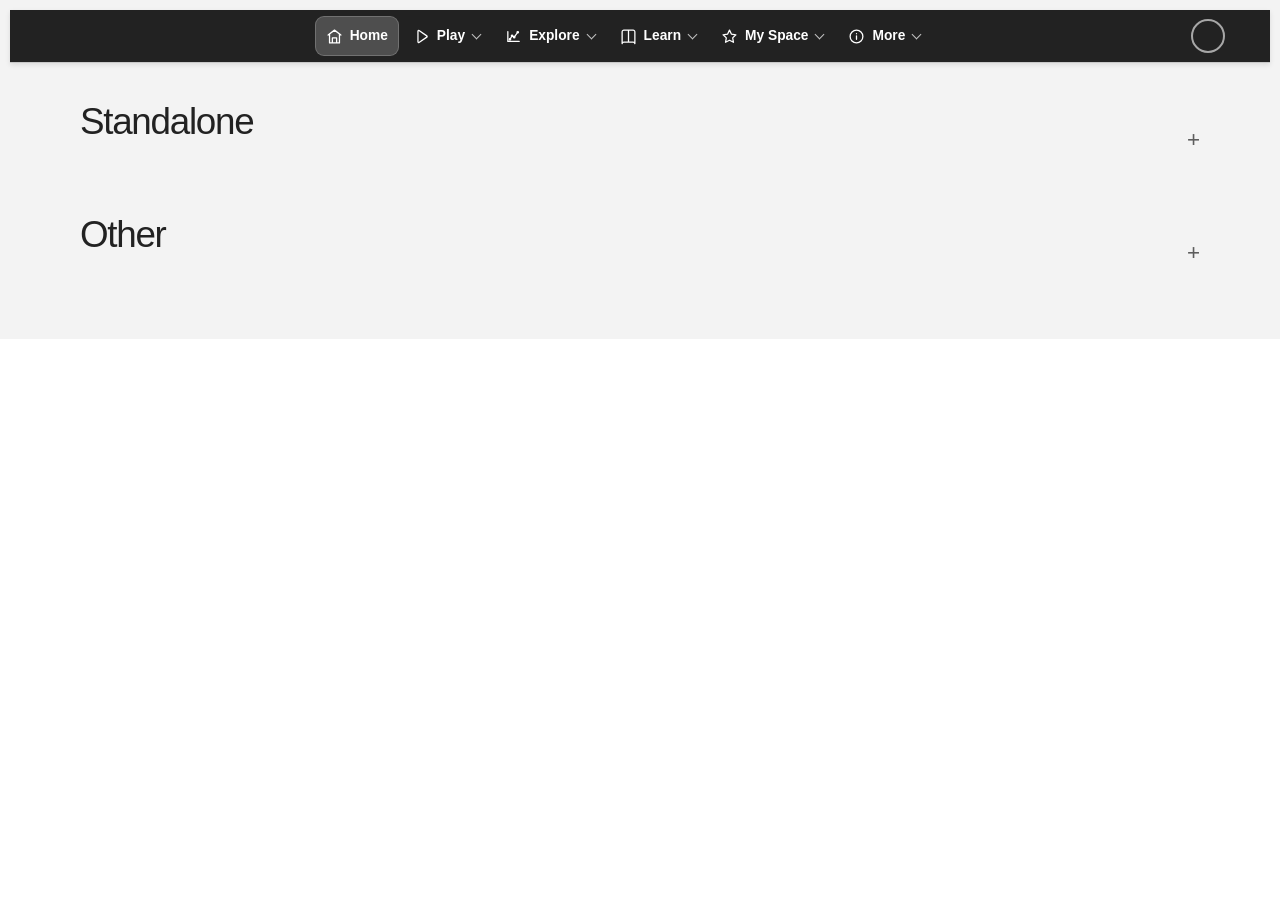
<file: index.html>
<!DOCTYPE html>
<html lang="en">
<head>
    <meta charset="UTF-8">
    <meta name="viewport" content="width=device-width, initial-scale=1, viewport-fit=cover">
    <meta name="theme-color" content="#2c3e50">
    <link rel="icon" href="icon-192.png">
    <link rel="apple-touch-icon" href="icon-192.png">
    <link rel="manifest" href="manifest.webmanifest">
    <title>Scales Thesaurus</title>
    <link rel="stylesheet" href="layout.css">
    <link rel="stylesheet" href="components.css">
    <link rel="stylesheet" href="styles.css">
    <link rel="stylesheet" href="themes.css">
    <link rel="stylesheet" href="site.css">
    <link rel="stylesheet" href="home.css">
    <script src="theme-init.js"></script>
    <script src="offline-assets.js" defer></script>
    <script src="project-catalog.js" defer></script>
    <script src="home-view.js" defer></script>
    <script src="site.js" defer></script>
</head>
<body>
    <header class="top-header"><div class="top-header-content"><nav class="header-nav" aria-label="Main navigation"></nav></div></header>
    <main id="home-content"></main>
    <noscript><a href="site-map.html">Site Map</a></noscript>
</body>
</html>
</file>
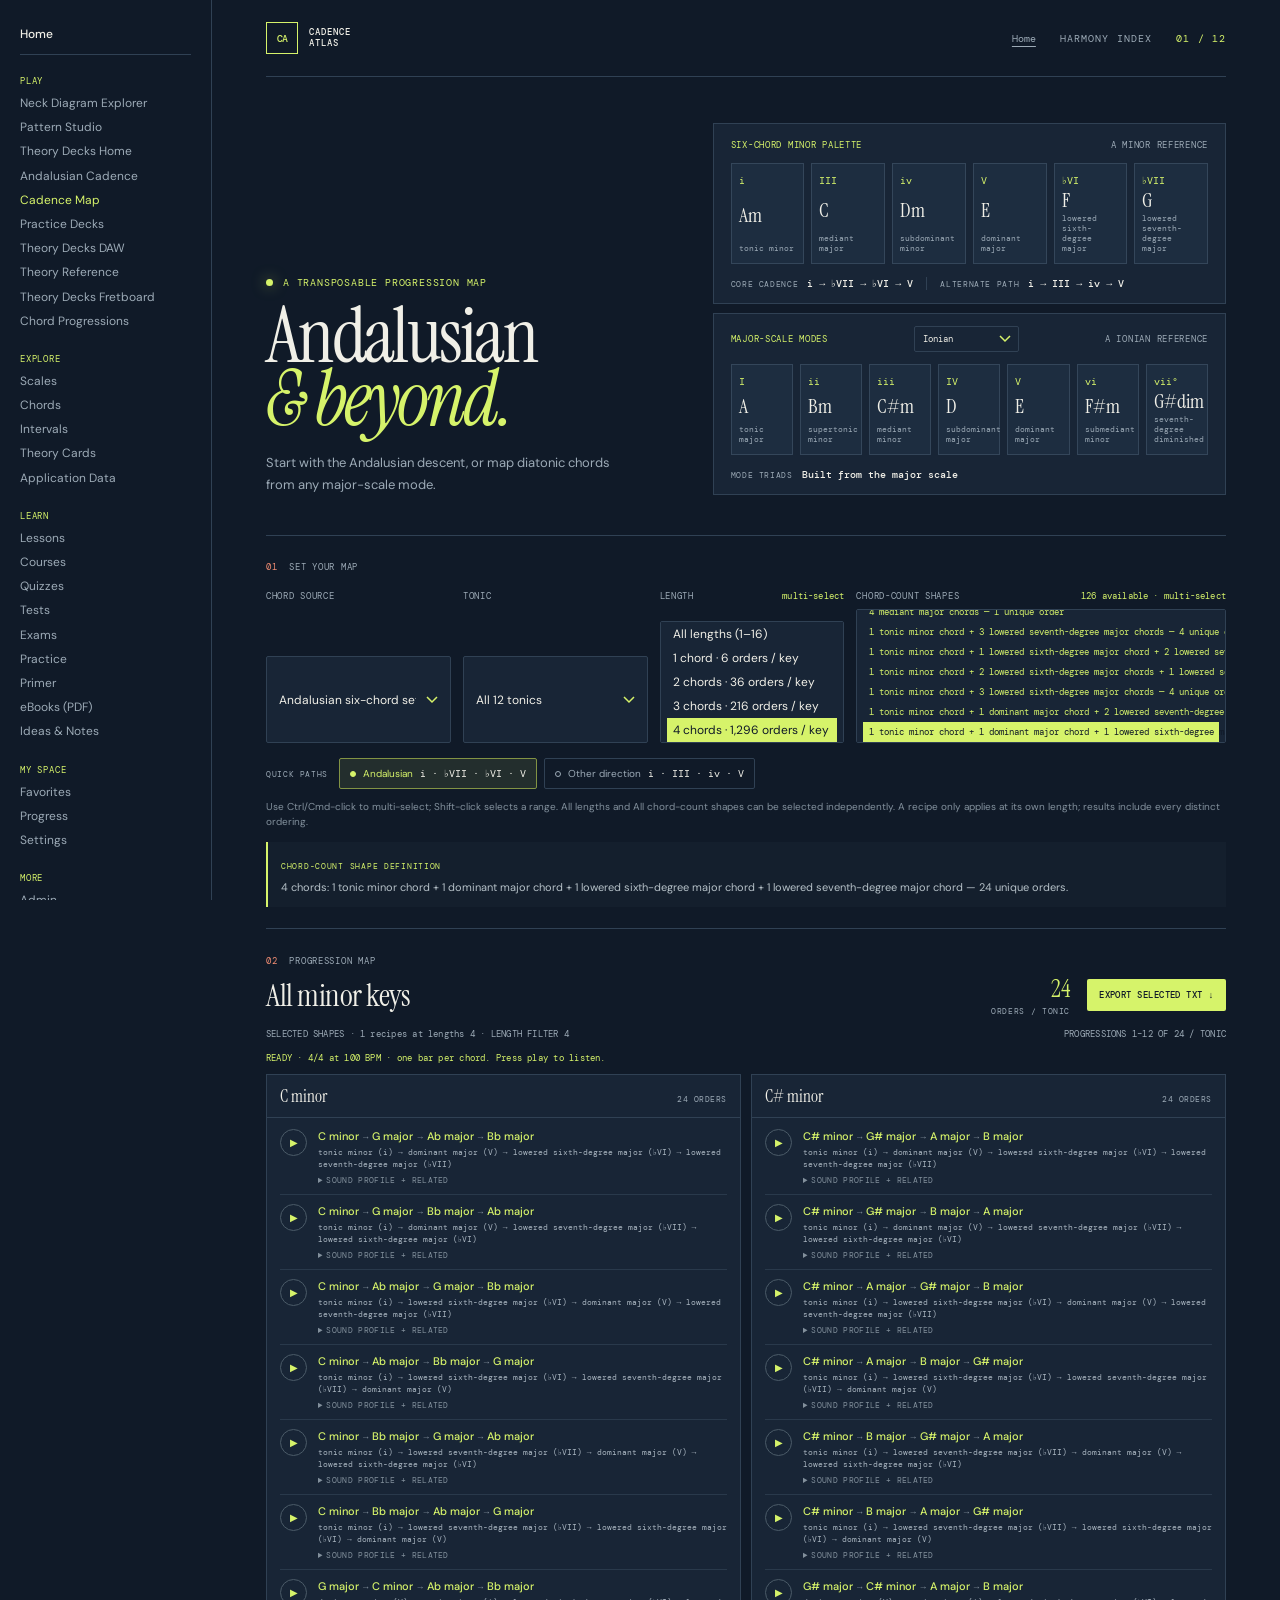
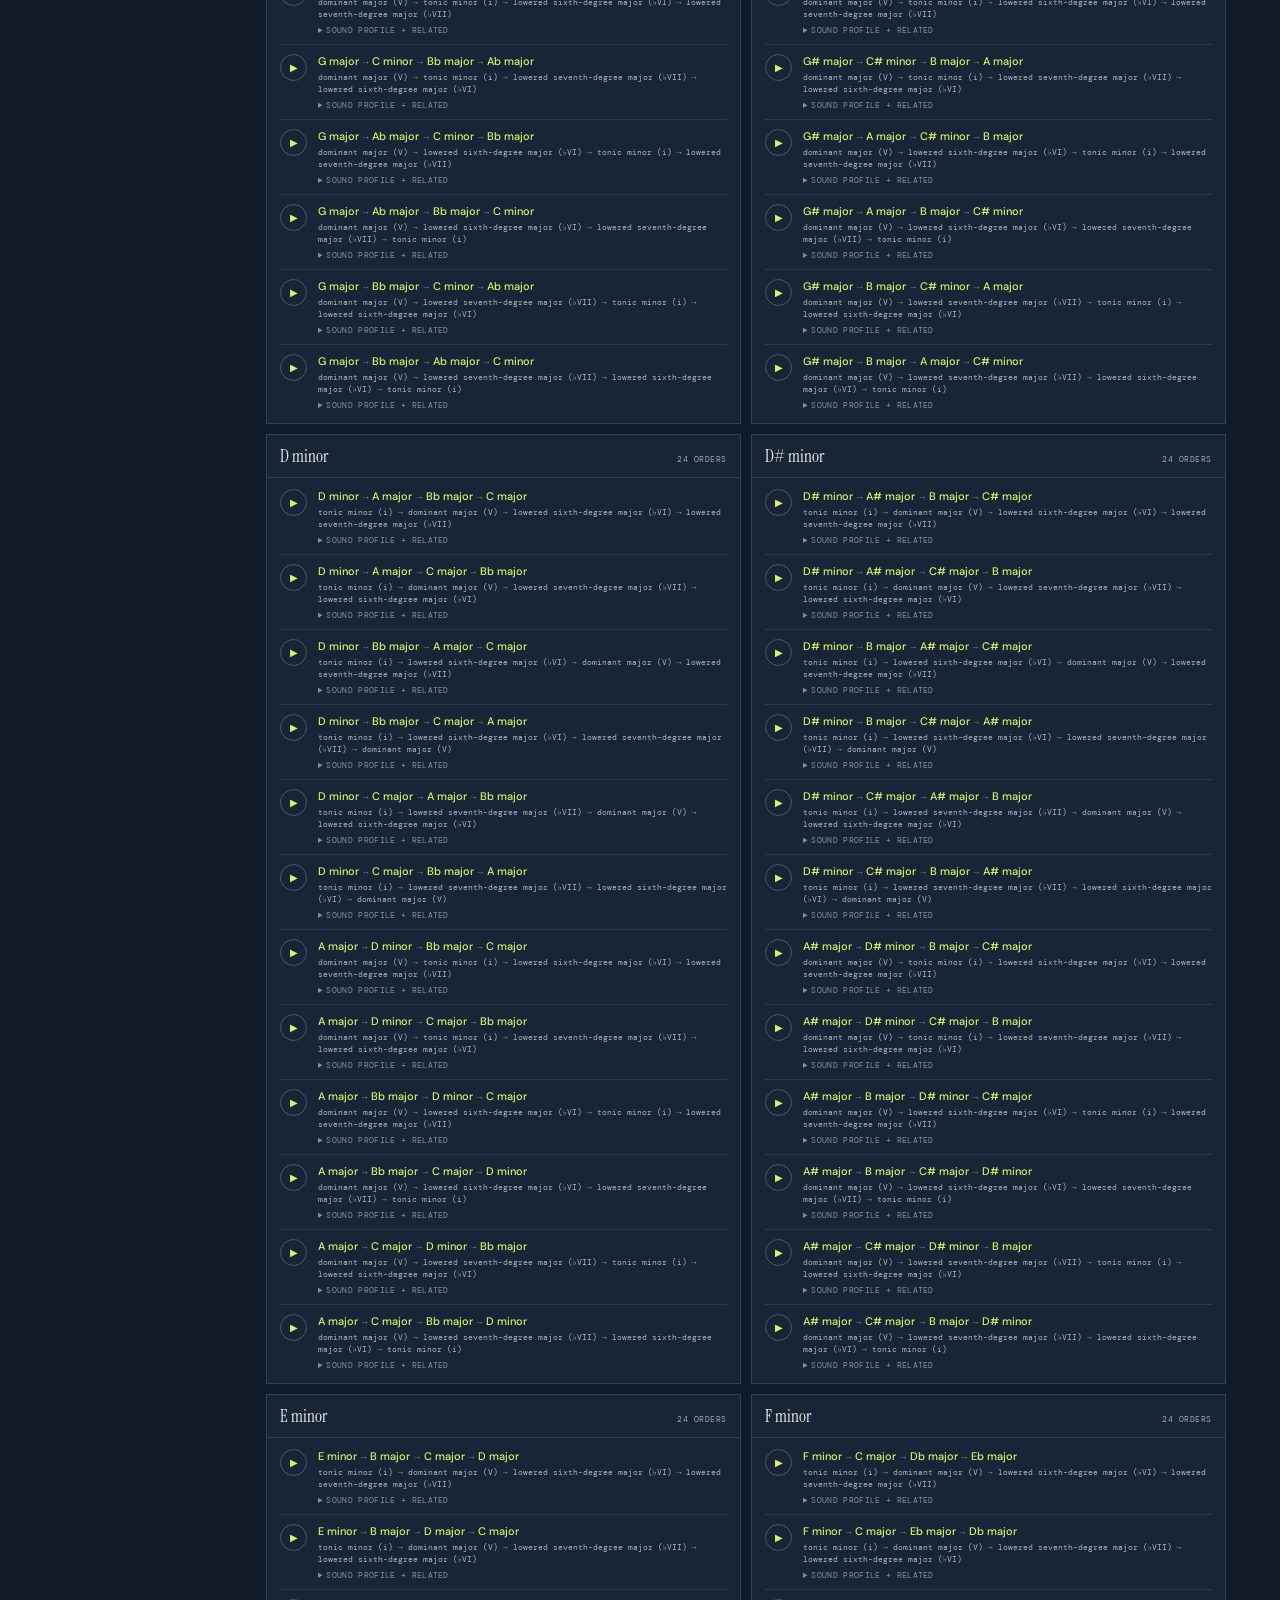
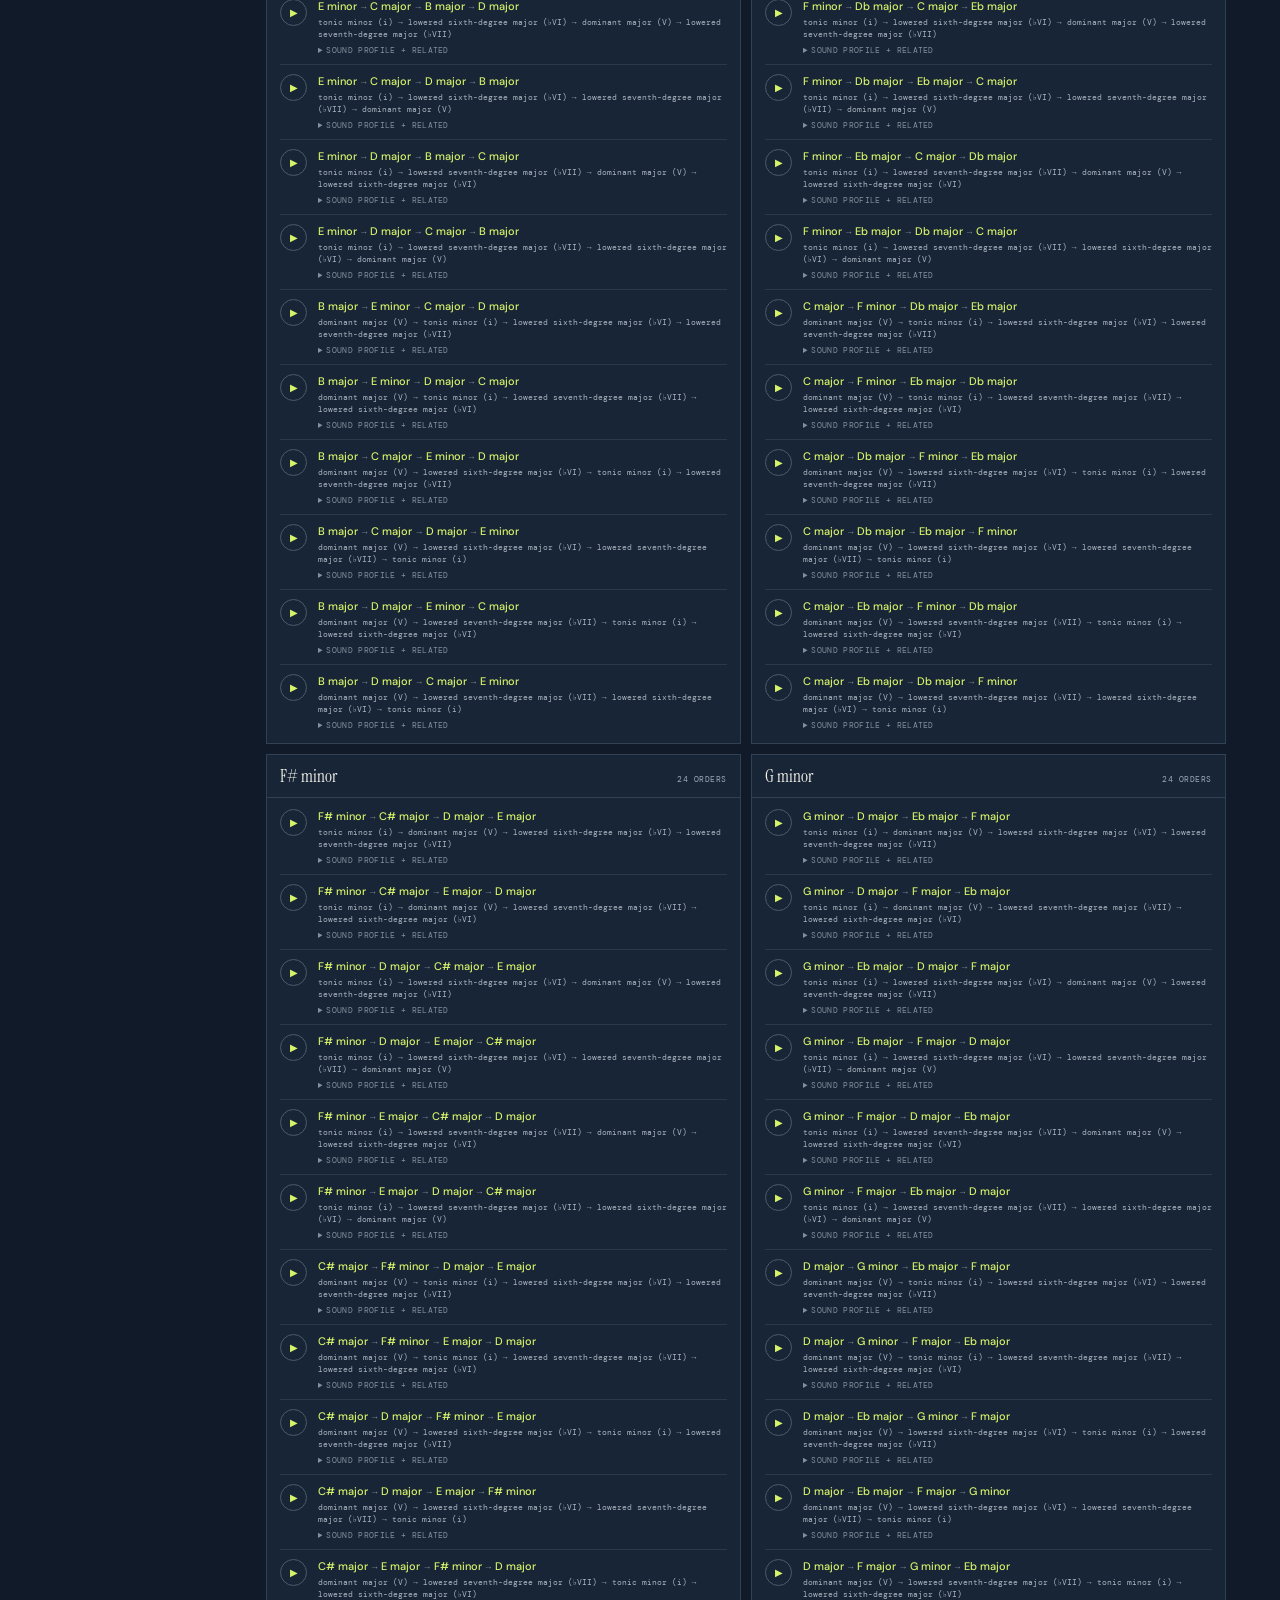
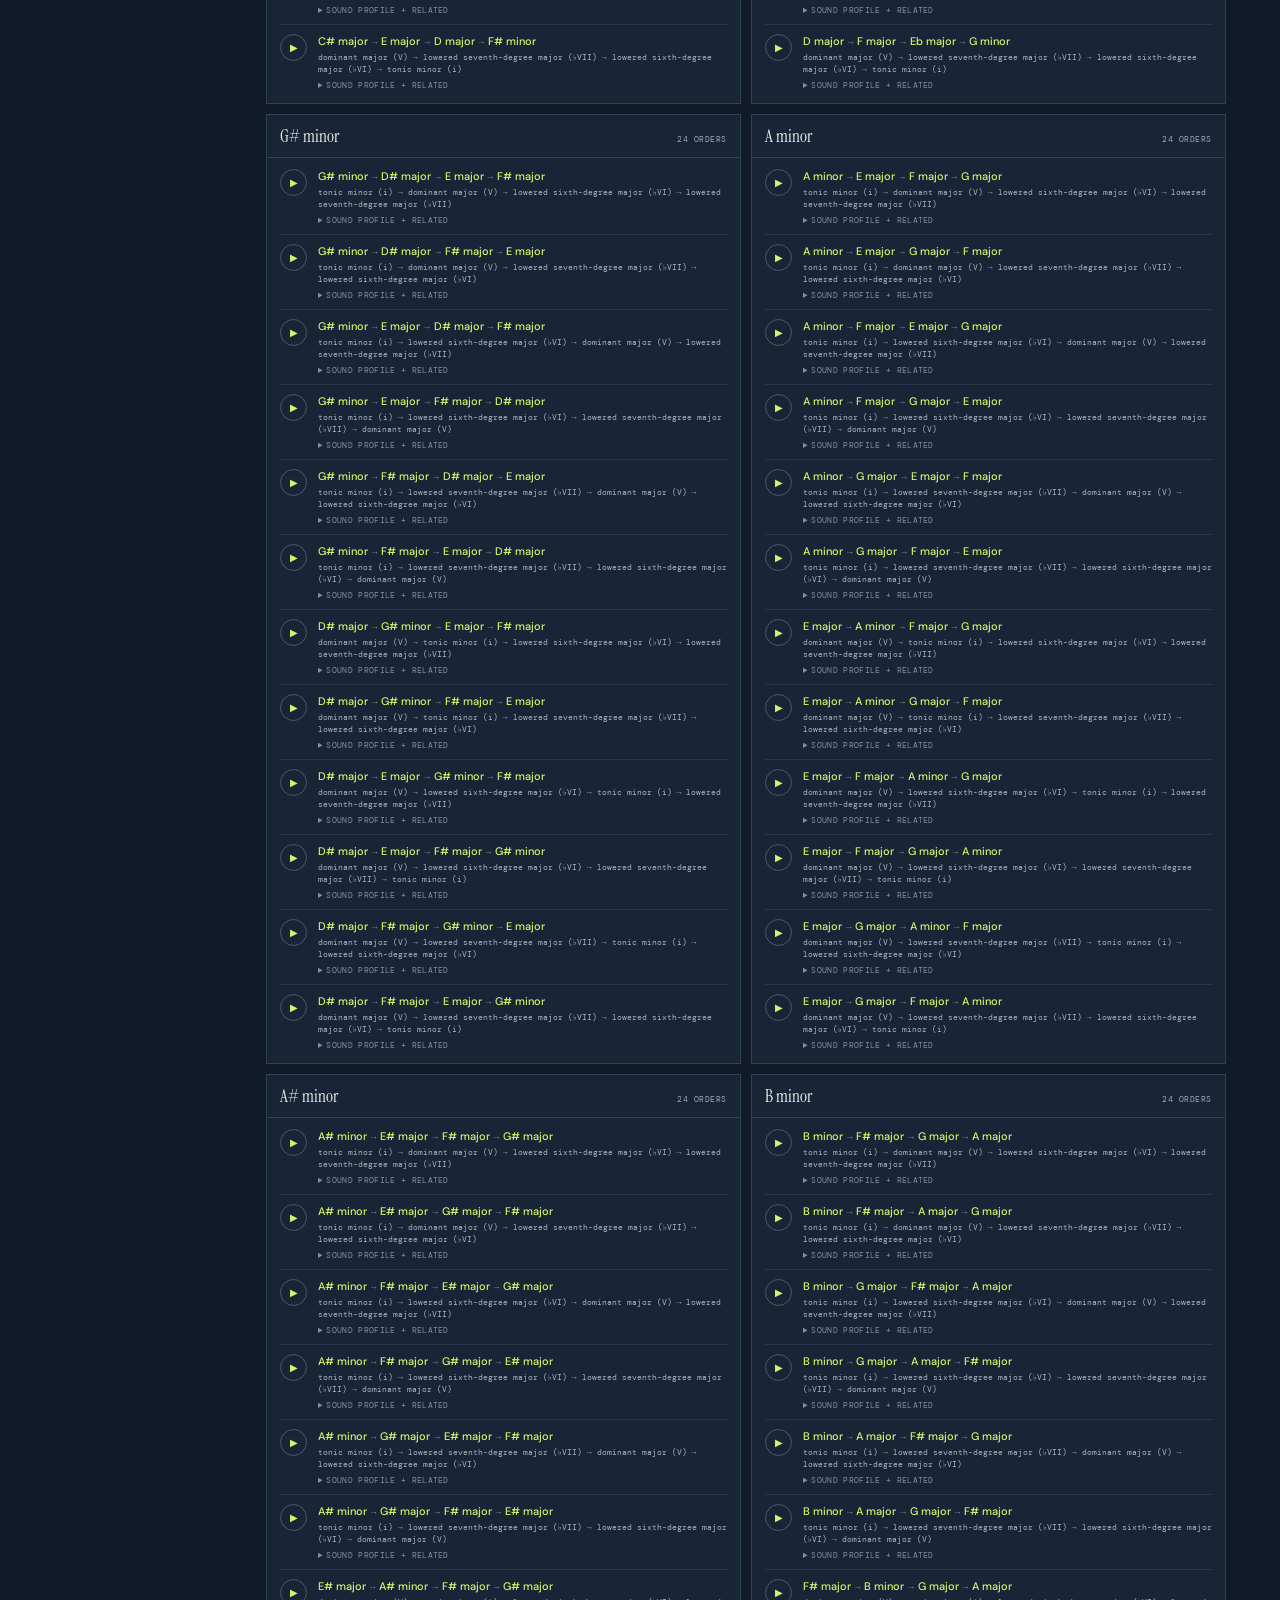
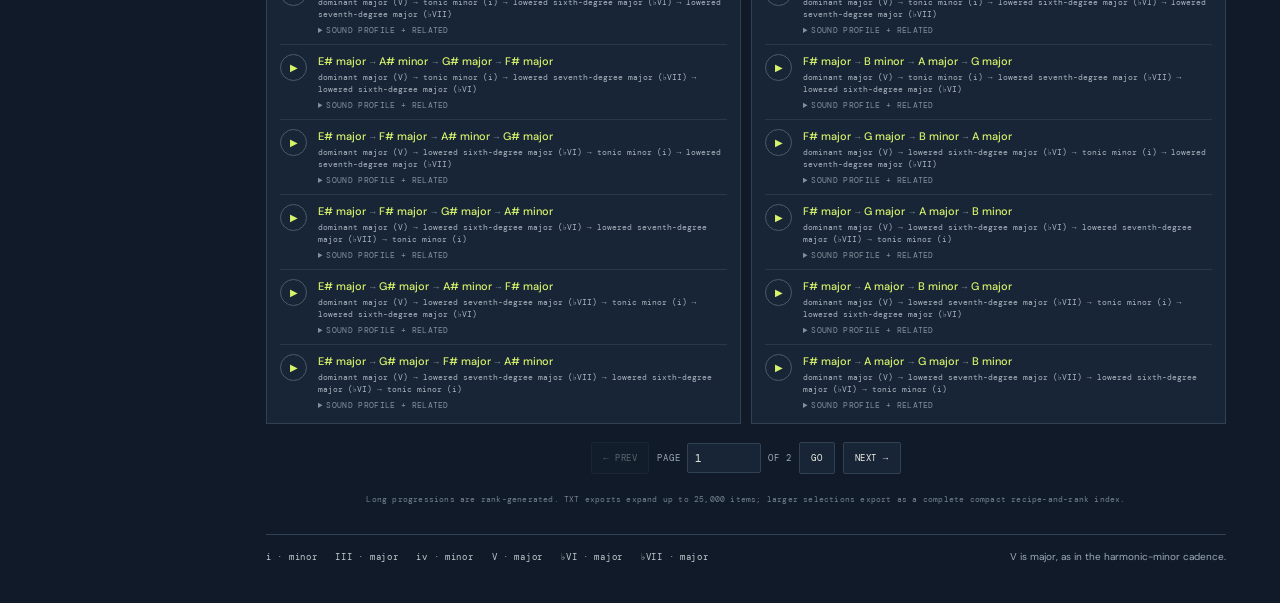
<file: cadence-map/index.html>
<!doctype html>
<html lang="en">
<head>
  <meta charset="utf-8">
  <meta name="viewport" content="width=device-width, initial-scale=1">
  <meta name="theme-color" content="#101a28">
  <title>Cadence Map</title>
  <link rel="icon" href="data:,">
  <link rel="stylesheet" href="style.css">
  <script src="../site.js" defer data-offline-only></script>
  <script type="module" src="app.js"></script>
</head>
<body>
  <div class="cadence-shell">
  <aside class="site-sidebar" aria-label="Site navigation">
    <input type="checkbox" id="sidebar-check" class="sidebar-check">
    <label for="sidebar-check" class="sidebar-toggle">SITE MENU</label>
    <nav class="sidebar-nav" aria-label="Site navigation links">
      <a class="sidebar-home" href="../index.html">Home</a>
      <div class="sidebar-group"><p class="sidebar-heading">PLAY</p><a href="../fretboard.html">Neck Diagram Explorer</a><a href="../daw.html">Pattern Studio</a><a href="../theory-decks/index.html">Theory Decks Home</a><a href="../andalusian.html">Andalusian Cadence</a><a href="index.html" aria-current="page">Cadence Map</a><a href="../theory-decks/play.html">Practice Decks</a><a href="../theory-decks/daw.html">Theory Decks DAW</a><a href="../theory-decks/reference.html">Theory Reference</a><a href="../theory-decks/Fretboard%20Diagrams/index.html">Theory Decks Fretboard</a><a href="../dummy.html">Chord Progressions</a></div>
      <div class="sidebar-group"><p class="sidebar-heading">EXPLORE</p><a href="../scales.html">Scales</a><a href="../chords.html">Chords</a><a href="../intervals.html">Intervals</a><a href="../theory-cards/index.html">Theory Cards</a><a href="../data.html">Application Data</a></div>
      <div class="sidebar-group"><p class="sidebar-heading">LEARN</p><a href="../lessons.html">Lessons</a><a href="../courses.html">Courses</a><a href="../coursesquizzes.html">Quizzes</a><a href="../coursestests.html">Tests</a><a href="../coursesexams.html">Exams</a><a href="../practice.html">Practice</a><a href="../primer.html">Primer</a><a href="../ebooks.html">eBooks (PDF)</a><a href="../coursesideas.html">Ideas &amp; Notes</a></div>
      <div class="sidebar-group"><p class="sidebar-heading">MY SPACE</p><a href="../favorites.html">Favorites</a><a href="../progress.html">Progress</a><a href="../settings.html">Settings</a></div>
      <div class="sidebar-group"><p class="sidebar-heading">MORE</p><a href="../admin.html">Admin</a><a href="../site-map.html">Site Map</a><a href="../testing.html">In dept testing</a><a href="../about.html">About</a><a href="../release-notes.html">Release Notes</a></div>
    </nav>
  </aside>
  <main class="atlas">
    <header class="masthead">
      <a class="brand" href="./"><span class="brand-glyph">CA</span><span>CADENCE<br>ATLAS</span></a>
      <nav class="masthead-links" aria-label="App navigation"><a href="../index.html">Home</a></nav>
      <span class="edition">HARMONY INDEX <i>01 / 12</i></span>
    </header>

    <section class="hero">
      <div class="hero-copy">
        <p class="kicker"><span></span> A TRANSPOSABLE PROGRESSION MAP</p>
        <h1>Andalusian<br><em>&amp; beyond.</em></h1>
        <p class="lede">Start with the Andalusian descent, or map diatonic chords from any major-scale mode.</p>
      </div>
      <div class="palette-stack">
        <div class="palette-panel">
          <div class="palette-head"><span>SIX-CHORD MINOR PALETTE</span><span id="palette-key">A MINOR REFERENCE</span></div>
          <div id="chord-palette" class="chord-palette"></div>
          <div class="palette-foot"><span>CORE CADENCE</span><b>i → ♭VII → ♭VI → V</b><span class="palette-divider"></span><span>ALTERNATE PATH</span><b>i → III → iv → V</b></div>
        </div>
        <div class="palette-panel major-panel">
          <div class="palette-head major-palette-head"><span>MAJOR-SCALE MODES</span><select id="mode-select" aria-label="Select a major-scale mode"></select><span id="major-palette-key">A IONIAN REFERENCE</span></div>
          <div id="major-chord-palette" class="chord-palette major-chord-palette"></div>
          <div class="palette-foot"><span>MODE TRIADS</span><b>Built from the major scale</b></div>
        </div>
      </div>
    </section>

    <section class="explorer" aria-label="Progression explorer">
      <div class="section-index"><span>01</span><span>SET YOUR MAP</span></div>
      <div class="filter-grid">
        <label class="field"><span class="field-label">CHORD SOURCE</span><select id="chord-source" aria-label="Select progression chord source"><option value="cadence">Andalusian six-chord set</option><option value="modes">Major-scale mode triads</option></select></label>
        <label class="field"><span class="field-label">TONIC</span><select id="key-select" aria-label="Select minor key"><option value="all">All 12 keys</option></select></label>
        <label class="field"><span class="field-label">LENGTH <small>multi-select</small></span><select id="length-select" aria-label="Select one or more progression lengths" multiple size="4"></select></label>
        <label class="field shape-field"><span class="field-label">CHORD-COUNT SHAPES <small id="combination-count"></small></span><select id="combination-select" aria-label="Select one or more chord-count shapes" multiple size="5"></select></label>
      </div>
      <div class="path-presets" role="group" aria-label="Featured progression patterns">
        <span class="preset-label">QUICK PATHS</span>
        <button type="button" class="preset active" data-preset="andalusian"><span class="preset-dot"></span> Andalusian <b>i · ♭VII · ♭VI · V</b></button>
        <button type="button" class="preset" data-preset="other"><span class="preset-dot"></span> Other direction <b>i · III · iv · V</b></button>
      </div>
      <p class="coverage-note">Use Ctrl/Cmd-click to multi-select; Shift-click selects a range. All lengths and All chord-count shapes can be selected independently. A recipe only applies at its own length; results include every distinct ordering.</p>
      <aside class="shape-definition" aria-live="polite"><span>CHORD-COUNT SHAPE DEFINITION</span><p id="shape-definition-text"></p></aside>
    </section>

    <section class="map-area">
      <div class="map-heading">
        <div><div class="section-index map-index"><span>02</span><span>PROGRESSION MAP</span></div><h2 id="map-title">All minor keys</h2></div>
        <div class="map-actions"><div class="total-block"><strong id="total-count"></strong><span>ORDERS / TONIC</span></div><button id="export-selected" type="button">EXPORT SELECTED TXT ↓</button></div>
      </div>
      <div class="map-meta"><span id="pattern-summary"></span><span id="range-summary" role="status" aria-live="polite"></span></div>
      <p id="playback-status" class="playback-status" aria-live="polite">READY · 4/4 at 100 BPM · one bar per chord. Press play to listen.</p>
      <p id="export-status" class="export-status" aria-live="polite"></p>
      <div id="key-groups" class="key-groups"></div>
      <nav class="pagination" aria-label="Progression pages">
        <button id="previous-page" type="button">← PREV</button>
        <label>PAGE <input id="page-input" type="number" min="1" value="1" aria-label="Page number" aria-describedby="page-total page-status"> <span id="page-total"></span></label>
        <button id="go-page" type="button">GO</button>
        <button id="next-page" type="button">NEXT →</button>
        <span id="page-status" class="pagination-status" role="status" aria-live="polite"></span>
      </nav>
      <p class="map-footnote">Long progressions are rank-generated. TXT exports expand up to 25,000 items; larger selections export as a complete compact recipe-and-rank index.</p>
    </section>

    <footer id="chord-legend" class="footer" aria-label="Current chord qualities"></footer>
  </main>
  </div>
</body>
</html>
</file>
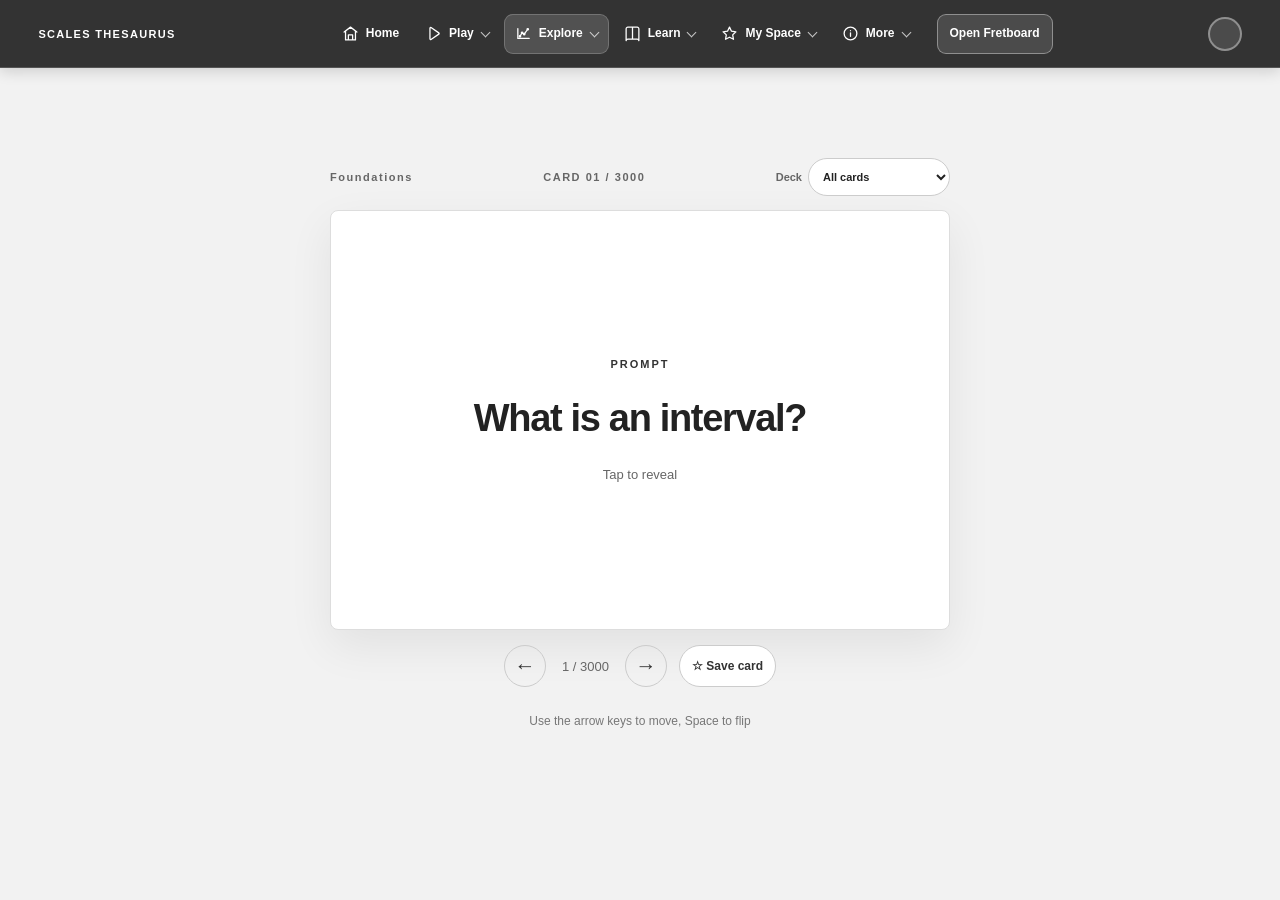
<file: theory-cards/index.html>
<!doctype html>
<html lang="en">
<head>
  <meta charset="UTF-8">
  <meta name="viewport" content="width=device-width, initial-scale=1, viewport-fit=cover">
  <meta name="theme-color" content="#f2efe8">
  <link rel="icon" href="../icon-192.png">
  <title>Theory Cards</title>
  <link rel="stylesheet" href="../site.css">
  <link rel="stylesheet" href="cards.css">
  <script src="../theme-init.js"></script>
  <script src="../site.js" defer></script>
  <script src="../music-theory-data.js" defer></script>
  <script src="../scales-data-standard.js" defer></script>
  <script src="../scales-data-numeric.js" defer></script>
  <script src="../scales-data-advanced-1.js" defer></script>
  <script src="../scales-data-advanced-2.js" defer></script>
  <script src="../scales-data-advanced-3.js" defer></script>
  <script src="../scales-data-advanced-4.js" defer></script>
  <script src="../scales-data-advanced-5.js" defer></script>
  <script src="../scales-data-advanced-6.js" defer></script>
  <script src="../scales-data-advanced-7a.js" defer></script>
  <script src="../scales-data-advanced-7b.js" defer></script>
  <script src="../scales-data-advanced-8.js" defer></script>
  <script src="../scales-data-advanced-10.js" defer></script>
  <script src="../scales-data-advanced-11.js" defer></script>
  <script src="../music-theory.js" defer></script>
  <script src="cards.js" defer></script>
</head>
<body>
  <header class="topbar">
    <a href="../index.html" class="wordmark">SCALES <b>THESAURUS</b></a>
    <nav class="header-nav" aria-label="Main navigation"></nav>
    <div class="sidebar-toggle-container">
      <a class="cards-app-link" href="../fretboard.html">Open Fretboard</a>
    </div>
  </header>
  <main class="study" aria-label="Theory card study">
    <div class="study-meta"><span id="card-category">FOUNDATIONS</span><span id="card-count" aria-live="polite"></span><label class="deck-filter">Deck <select id="deck-filter" aria-label="Choose card deck"><option value="all">All cards</option><option value="Foundations">Foundations</option><option value="Scales">Scales</option><option value="Chords">Chords</option><option value="Scale spellings">Scale spellings</option><option value="Chord spellings">Chord spellings</option><option value="Applied theory">Applied theory</option></select></label></div>
    <button id="flashcard" class="flashcard" type="button" aria-label="Reveal answer">
      <span class="card-side-label" id="side-label">PROMPT</span>
      <span id="card-text" class="card-text"></span>
      <span id="card-hint" class="card-hint">Tap to reveal</span>
    </button>
    <div class="controls">
      <button id="previous" class="arrow" type="button" aria-label="Previous card">&#8592;</button>
      <span id="progress" class="progress"></span>
      <button id="next" class="arrow" type="button" aria-label="Next card">&#8594;</button>
      <button id="favorite-card" class="favorite-card-toggle" type="button" aria-pressed="false">☆ Save card</button>
    </div>
    <p id="favorite-card-status" class="keyboard-hint" role="status" aria-live="polite"></p>
    <p class="keyboard-hint">Use the arrow keys to move, Space to flip</p>
  </main>
</body>
</html>
</file>
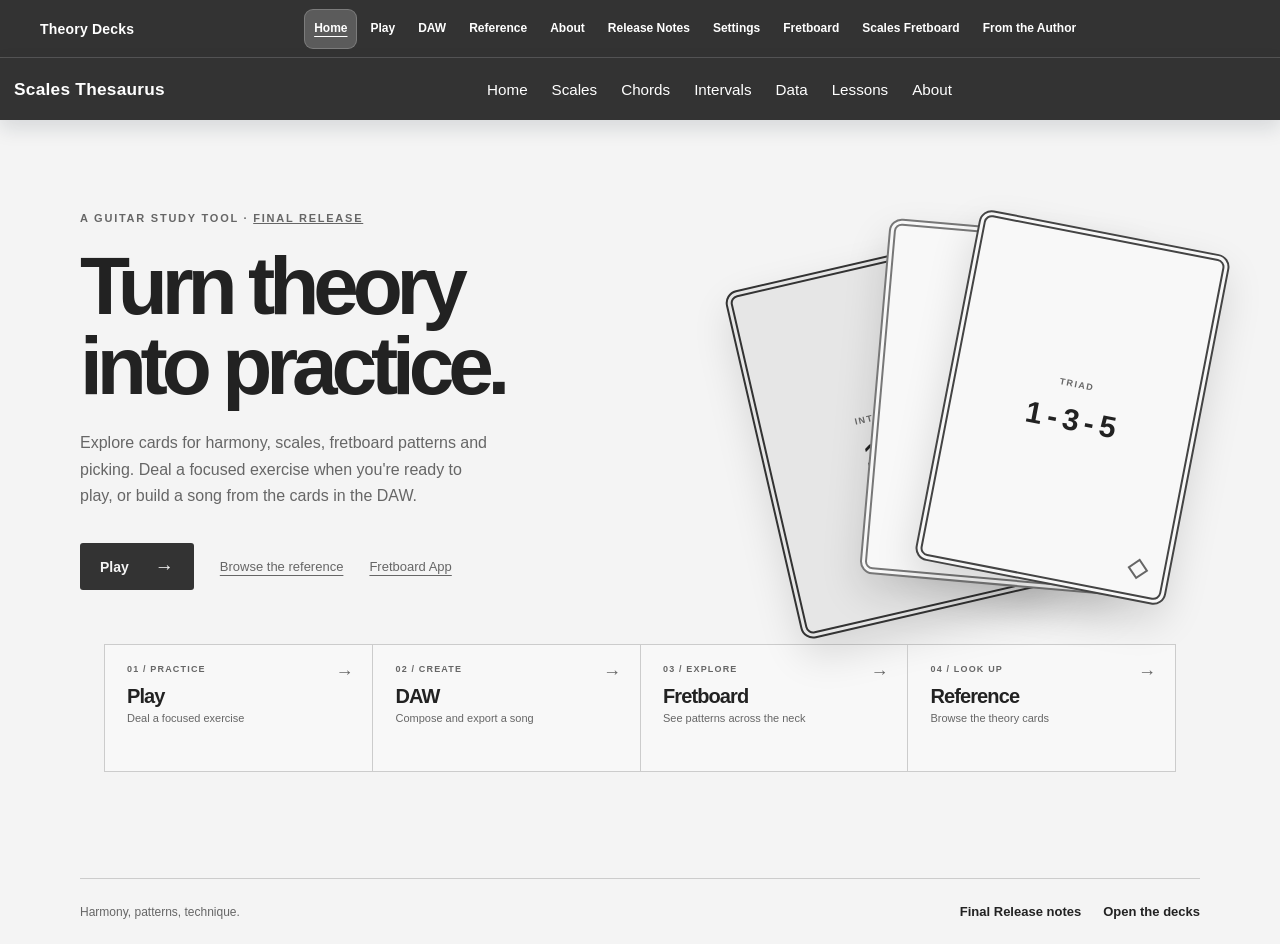
<file: theory-decks/index.html>
<!DOCTYPE html>
<html lang="en">
<head>
<meta charset="UTF-8">
<meta name="viewport" content="width=device-width, initial-scale=1">
<link rel="icon" type="image/png" href="icons/favicon-32.png">
<link rel="apple-touch-icon" href="icons/apple-touch-icon.png">
<link rel="manifest" href="manifest.webmanifest">
<meta name="theme-color" content="#1f3a2c">
<title>Theory Decks</title>
<link rel="stylesheet" href="home.css">
<script defer src="offline-support.js"></script>
<link rel="stylesheet" href="mobile.css">
<link rel="stylesheet" href="main-app-header.css">
<script defer src="mobile-view.js"></script>
</head>
<body class="landing">
<header class="site-header">
  <a class="wordmark" href="index.html">Theory Decks</a>
  <nav aria-label="Main navigation"><a href="index.html" aria-current="page">Home</a><a href="play.html" class="nav-play">Play</a><a href="daw.html">DAW</a><a href="reference.html">Reference</a><a href="about.html">About</a><a href="release-notes.html">Release Notes</a><a href="settings.html">Settings</a><a href="Fretboard%20Diagrams/index.html">Fretboard</a><a href="../fretboard.html">Scales Fretboard</a><a href="author.html">From the Author</a></nav>
</header>
<header class="main-app-header">
  <div class="main-app-header-content">
    <a class="main-app-brand" href="../home.html">Scales Thesaurus</a>
    <nav class="main-app-nav" aria-label="Scales Thesaurus navigation">
      <a href="../home.html">Home</a>
      <a href="../scales.html">Scales</a>
      <a href="../chords.html">Chords</a>
      <a href="../intervals.html">Intervals</a>
      <a href="../data.html">Data</a>
      <a href="../lessons.html">Lessons</a>
      <a href="../about.html">About</a>
    </nav>
  </div>
</header>
<main class="home-shell">
  <section class="home-copy">
    <p class="eyebrow">A guitar study tool · <a href="release-notes.html">Final Release</a></p>
    <h1>Turn theory<br>into practice.</h1>
    <p class="intro">Explore cards for harmony, scales, fretboard patterns and picking. Deal a focused exercise when you're ready to play, or build a song from the cards in the DAW.</p>
    <div class="home-actions">
      <a class="play-link" href="play.html">Play <span aria-hidden="true">&rarr;</span></a>
      <a class="reference-link" href="reference.html">Browse the reference</a>
      <a class="reference-link" href="Fretboard%20Diagrams/index.html">Fretboard App</a>
    </div>
  </section>
  <div class="deck-art" aria-hidden="true">
    <div class="art-card art-card-back"><span>INTERVAL</span><b>1 - 5</b></div>
    <div class="art-card art-card-mid"><span>KEY</span><b>D major</b></div>
    <div class="art-card art-card-front"><span>TRIAD</span><b>1 - 3 - 5</b><i></i></div>
  </div>
  <section class="home-paths" aria-label="Explore tools">
    <a class="home-path" href="play.html"><span>01 / PRACTICE</span><strong>Play</strong><small>Deal a focused exercise</small><b aria-hidden="true">&rarr;</b></a>
    <a class="home-path" href="daw.html"><span>02 / CREATE</span><strong>DAW</strong><small>Compose and export a song</small><b aria-hidden="true">&rarr;</b></a>
    <a class="home-path" href="Fretboard%20Diagrams/index.html"><span>03 / EXPLORE</span><strong>Fretboard</strong><small>See patterns across the neck</small><b aria-hidden="true">&rarr;</b></a>
    <a class="home-path" href="reference.html"><span>04 / LOOK UP</span><strong>Reference</strong><small>Browse the theory cards</small><b aria-hidden="true">&rarr;</b></a>
  </section>
</main>
<footer class="site-footer"><span>Harmony, patterns, technique.</span><a href="release-notes.html">Final Release notes</a><a href="play.html">Open the decks</a></footer>
</body>
</html>
</file>
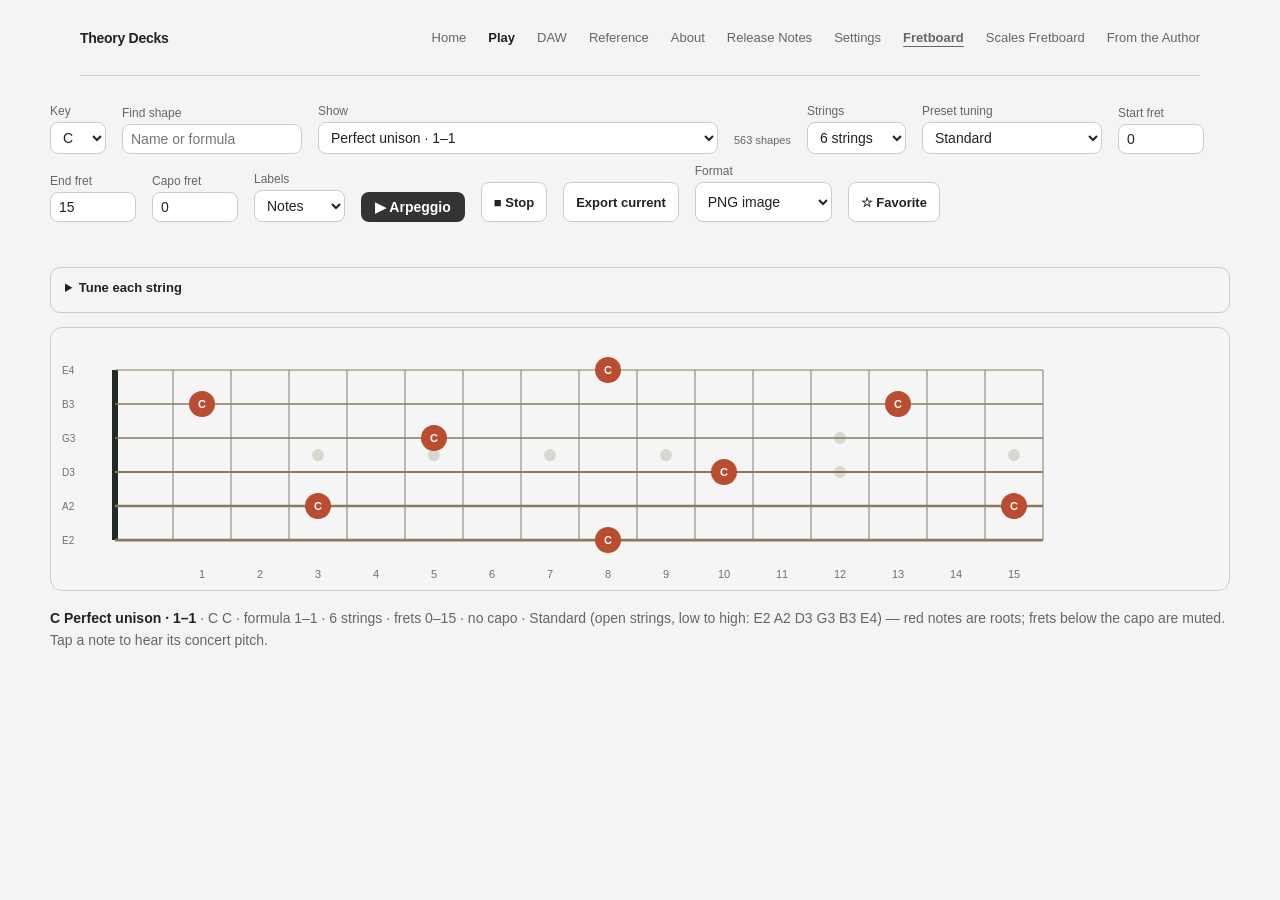
<file: theory-decks/Fretboard Diagrams/index.html>
<!DOCTYPE html>
<html lang="en">
<head>
<meta charset="UTF-8">
<meta name="viewport" content="width=device-width, initial-scale=1">
<link rel="icon" type="image/png" href="../icons/favicon-32.png">
<link rel="apple-touch-icon" href="../icons/apple-touch-icon.png">
<link rel="manifest" href="../manifest.webmanifest">
<meta name="theme-color" content="#1f3a2c">
<title>Fretboard</title>
<link rel="stylesheet" href="../home.css">
<link rel="stylesheet" href="fretboard.css">
<script defer src="../offline-support.js"></script>
<link rel="stylesheet" href="../mobile.css">
<script defer src="../mobile-view.js"></script>
</head>
<body class="fretboard-page reference-page">
<header class="site-header">
  <a class="wordmark" href="../index.html">Theory Decks</a>
  <nav aria-label="Main navigation"><a href="../index.html">Home</a><a href="../play.html" class="nav-play">Play</a><a href="../daw.html">DAW</a><a href="../reference.html">Reference</a><a href="../about.html">About</a><a href="../release-notes.html">Release Notes</a><a href="../settings.html">Settings</a><a href="../Fretboard%20Diagrams/index.html" aria-current="page">Fretboard</a><a href="../../fretboard.html">Scales Fretboard</a><a href="../author.html">From the Author</a></nav>
</header>
<main class="fb-shell">
  <div class="fb-controls" role="toolbar" aria-label="Fretboard settings">
    <label>Key<select id="fb-key"></select></label>
    <label class="fb-shape-search">Find shape<input id="fb-shape-search" type="search" placeholder="Name or formula" autocomplete="off"></label>
    <label>Show<select id="fb-shape"></select></label>
    <span id="fb-shape-count" class="fb-shape-count" aria-live="polite"></span>
    <label>Strings<select id="fb-strings"></select></label>
    <label>Preset tuning<select id="fb-tuning"></select></label>
    <label>Start fret<input id="fb-start" type="number" min="0" max="48" value="0" inputmode="numeric"></label>
    <label>End fret<input id="fb-end" type="number" min="0" max="48" value="15" inputmode="numeric"></label>
    <label>Capo fret<input id="fb-capo" type="number" min="0" max="48" value="0" inputmode="numeric"></label>
    <label>Labels<select id="fb-labels"><option value="note">Notes</option><option value="deg">Degrees</option></select></label>
    <button type="button" id="fb-play" class="fb-play">▶ Arpeggio</button>
    <button type="button" id="fb-stop" class="fb-stop">■ Stop</button>
    <button type="button" id="fb-export-button" class="fb-export-button" title="Export the current fretboard diagram">Export current</button>
    <label class="fb-export-format">Format<select id="fb-export-format"><option value="png">PNG image</option><option value="jpg">JPG image</option><option value="pdf">PDF document</option><option value="pptx">PowerPoint</option><option value="docx">Word document</option><option value="mid">MIDI arpeggio</option></select></label>
    <button type="button" id="fb-favorite" class="fb-favorite" aria-pressed="false">☆ Favorite</button>
    <span id="fb-export-status" role="status" aria-live="polite"></span>
  </div>
  <details class="fb-string-editor">
    <summary>Tune each string</summary>
    <p class="fb-string-hint">Set each string’s concert-pitch note and octave. Strings 9–14 start as octave courses; presets refill values, and editing switches to Custom.</p>
    <div id="fb-string-tunings" class="fb-string-tunings"></div>
  </details>
  <div class="fb-board" id="fb-board"></div>
  <p class="fb-info" id="fb-info" aria-live="polite"></p>
</main>
<script defer src="../theory.js"></script>
<script defer src="../tone.js"></script>
<script defer src="fretboard.js"></script>
<script defer src="export.js"></script>
</body>
</html>
</file>
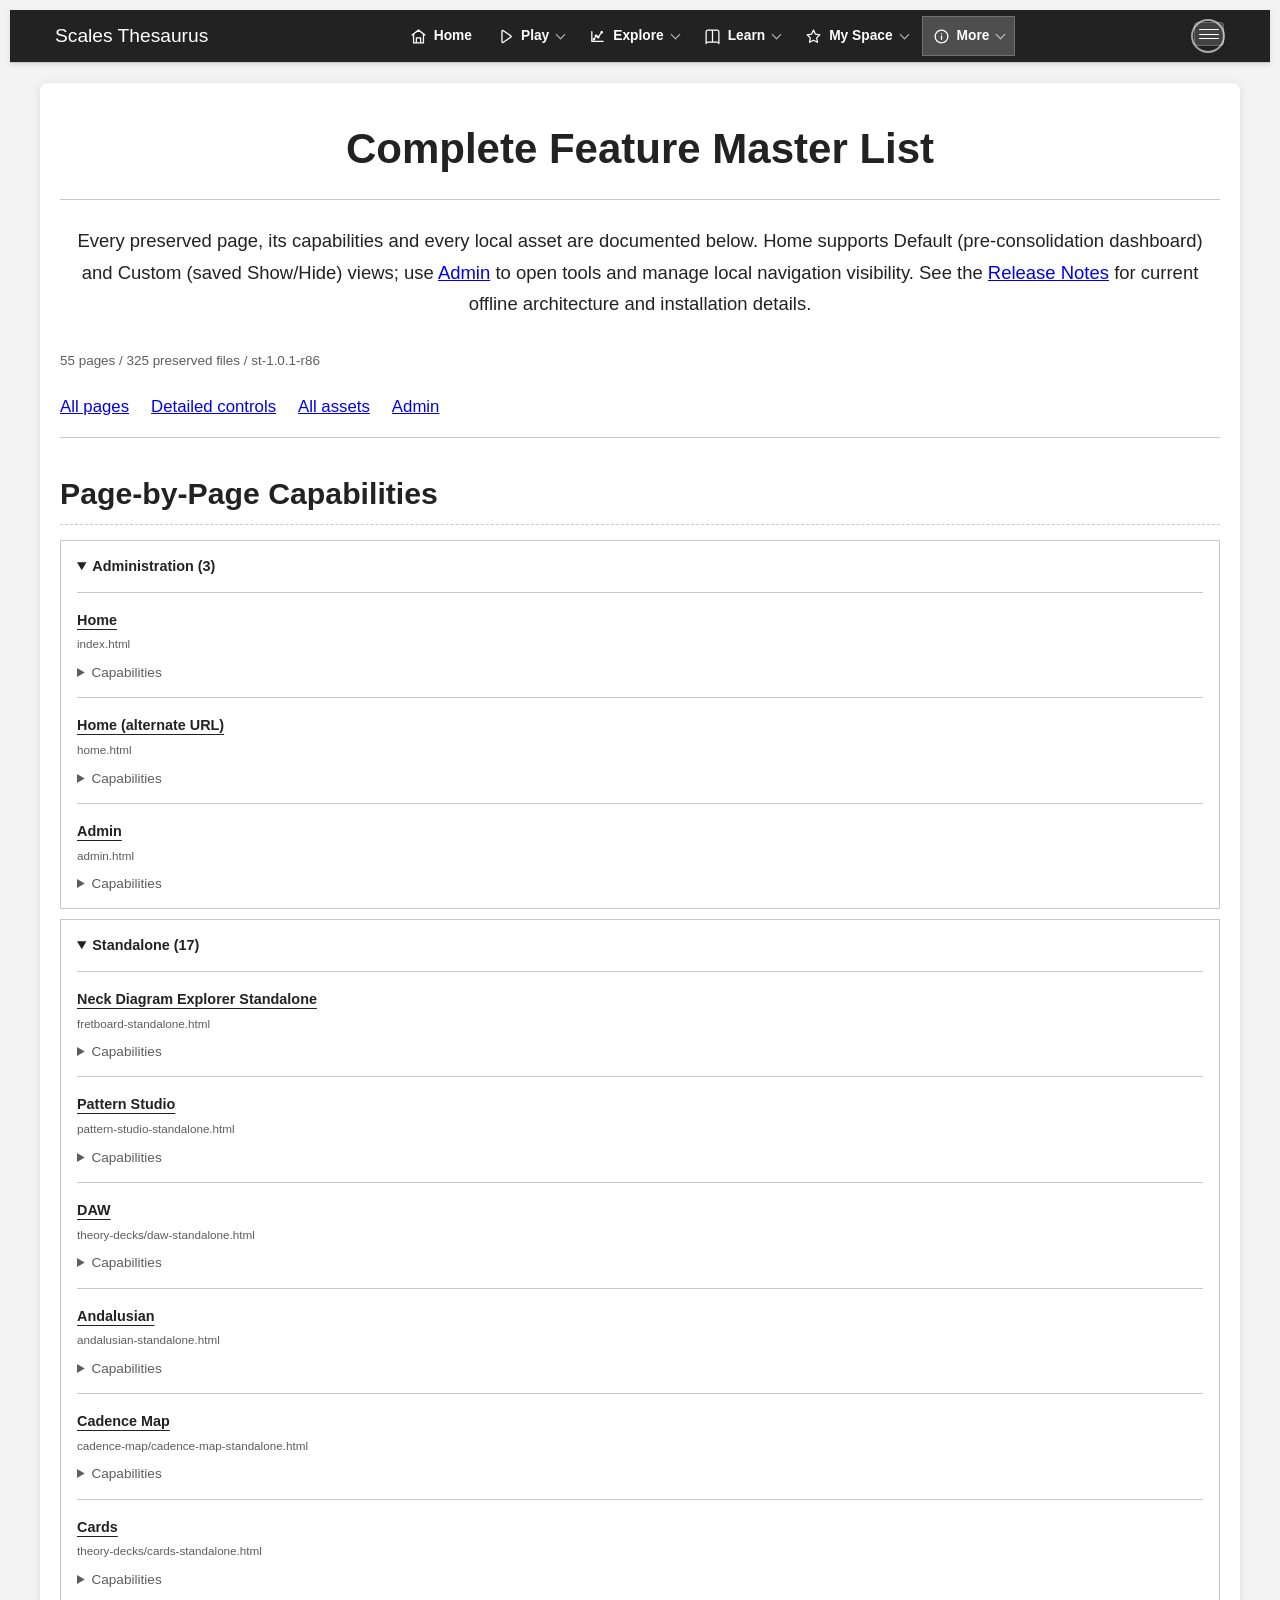
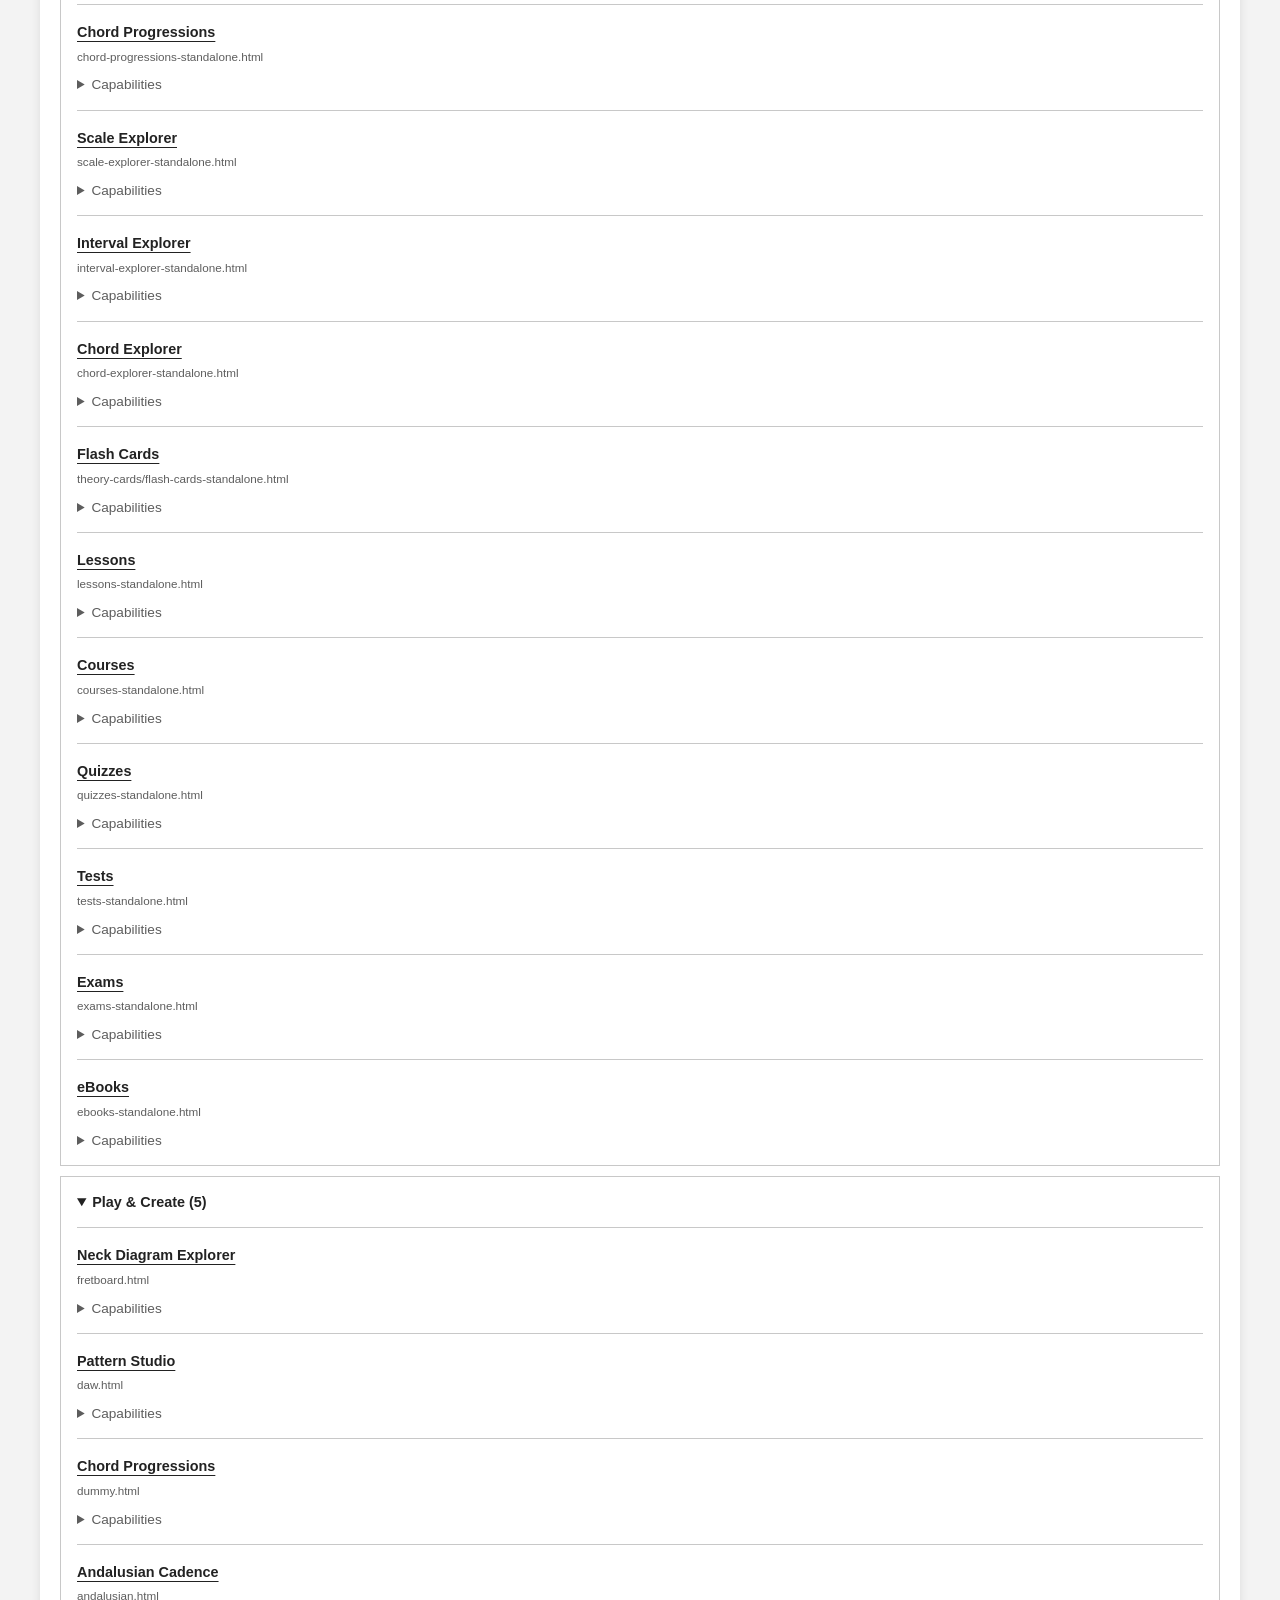
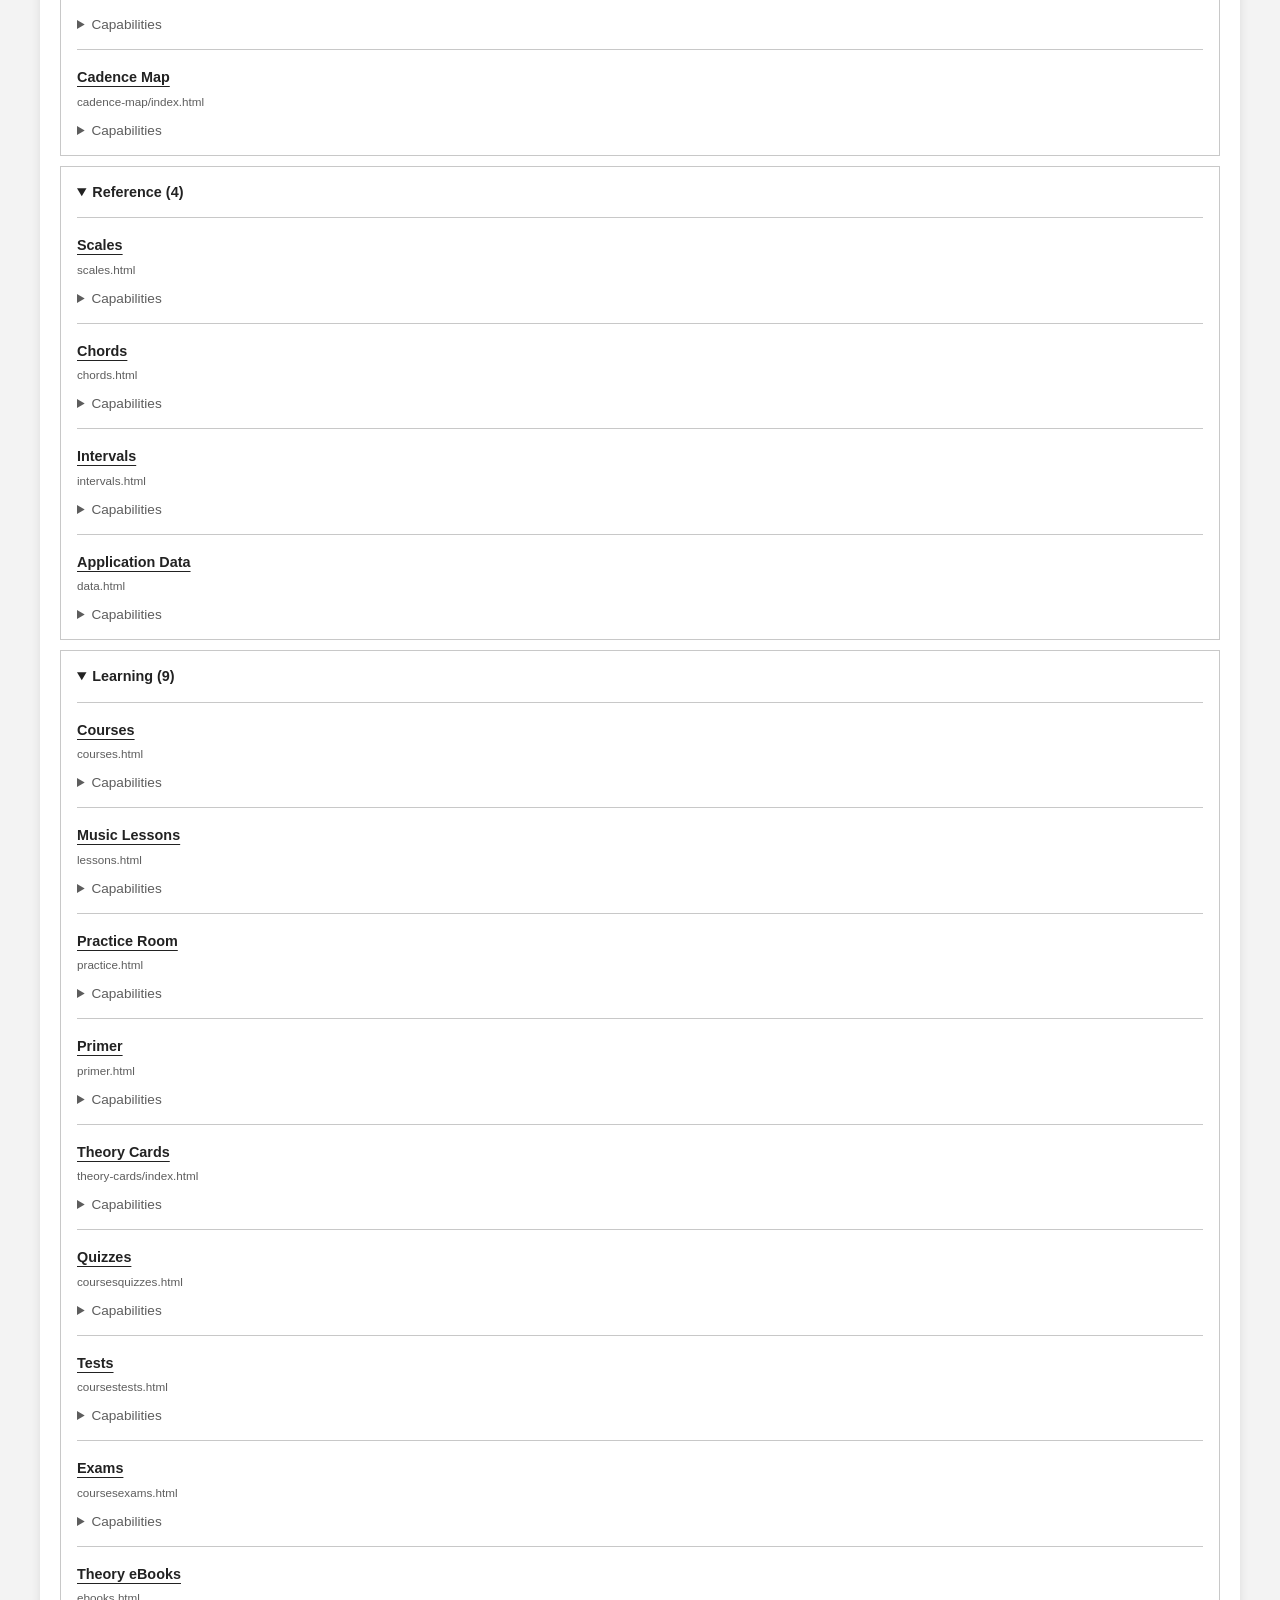
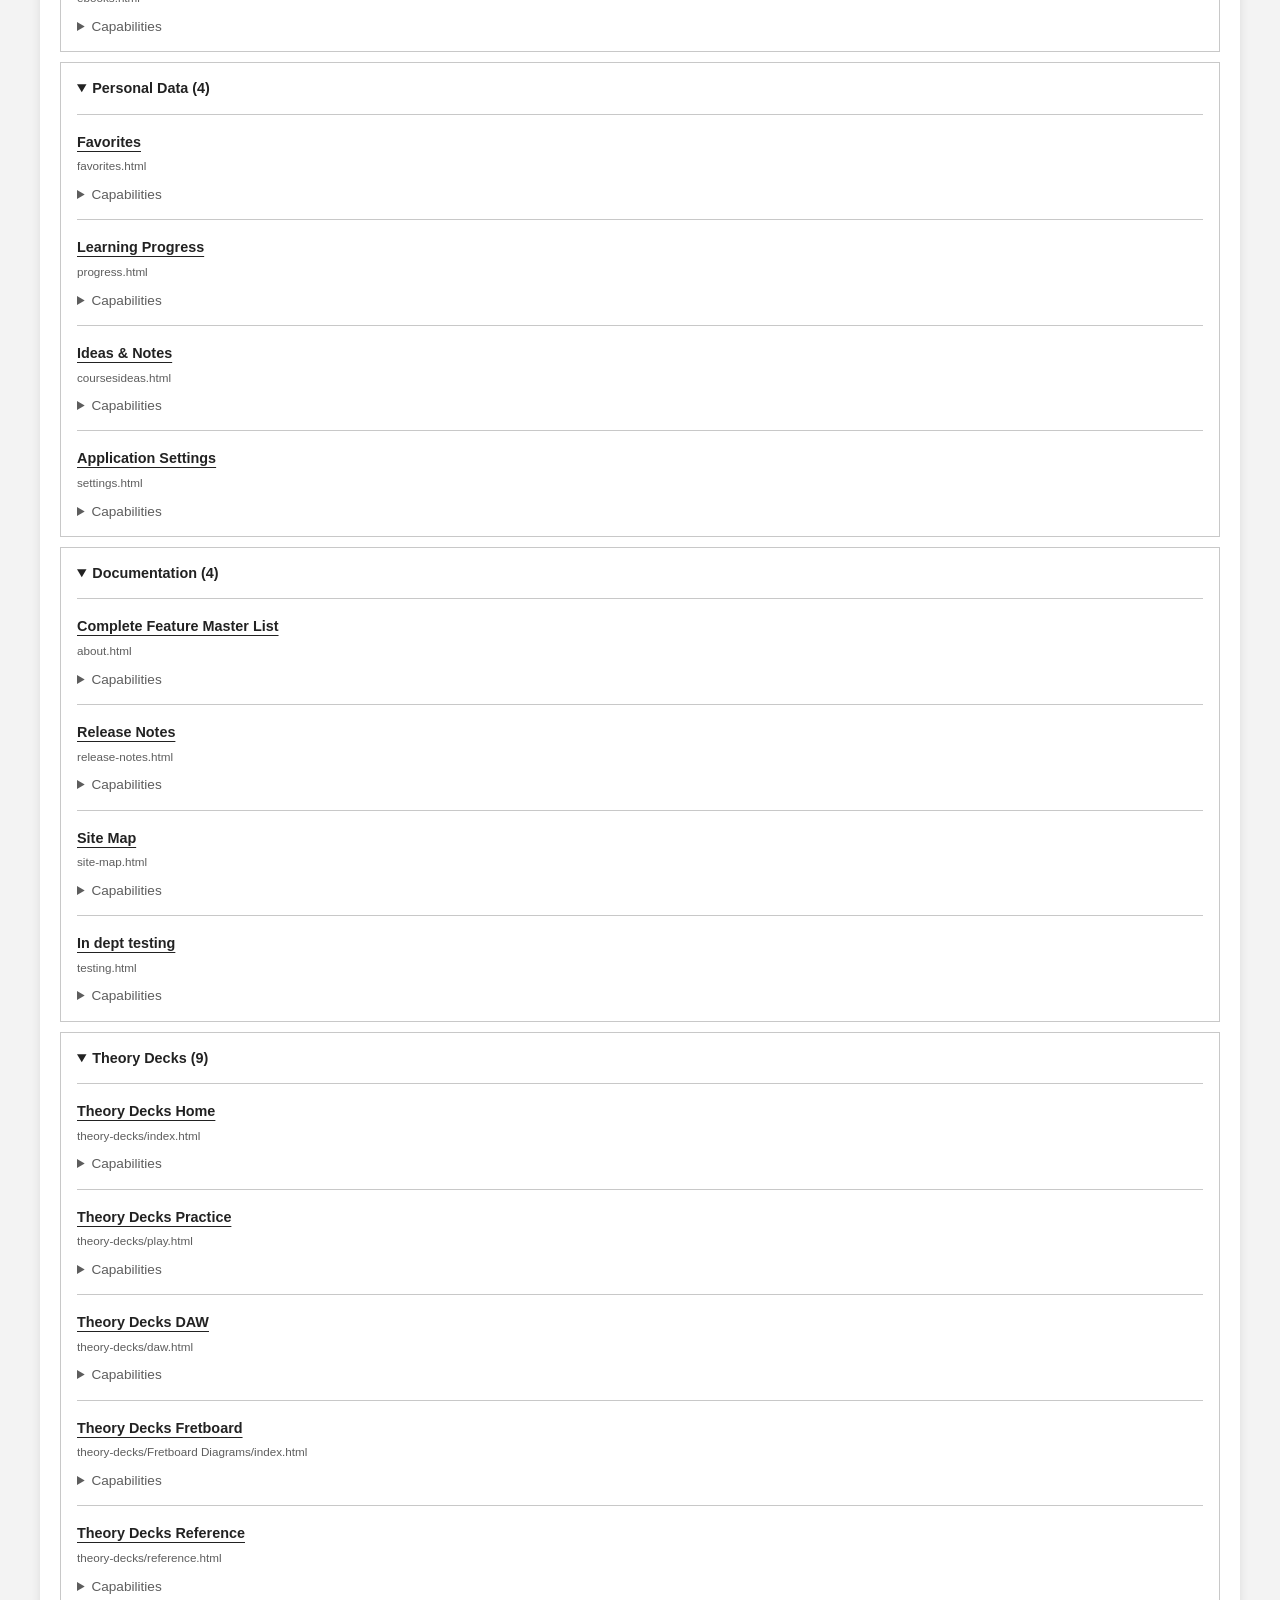
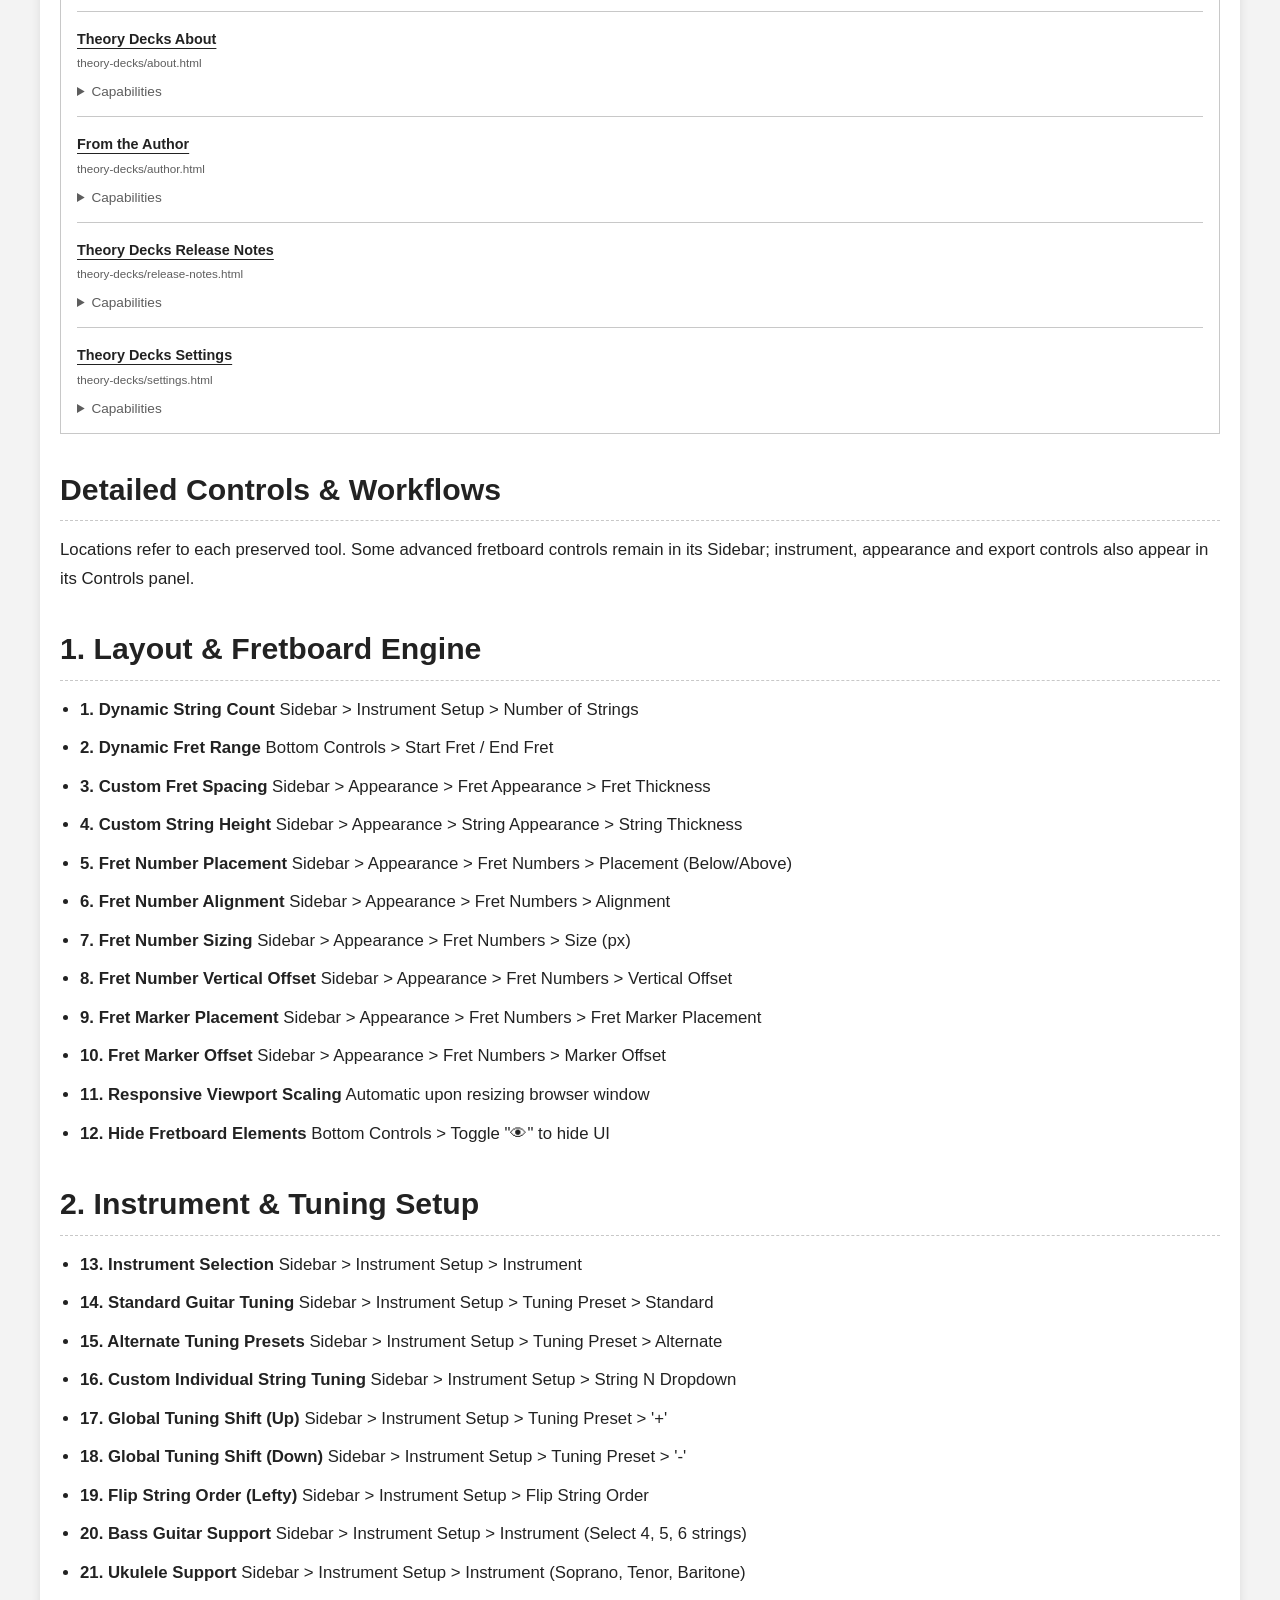
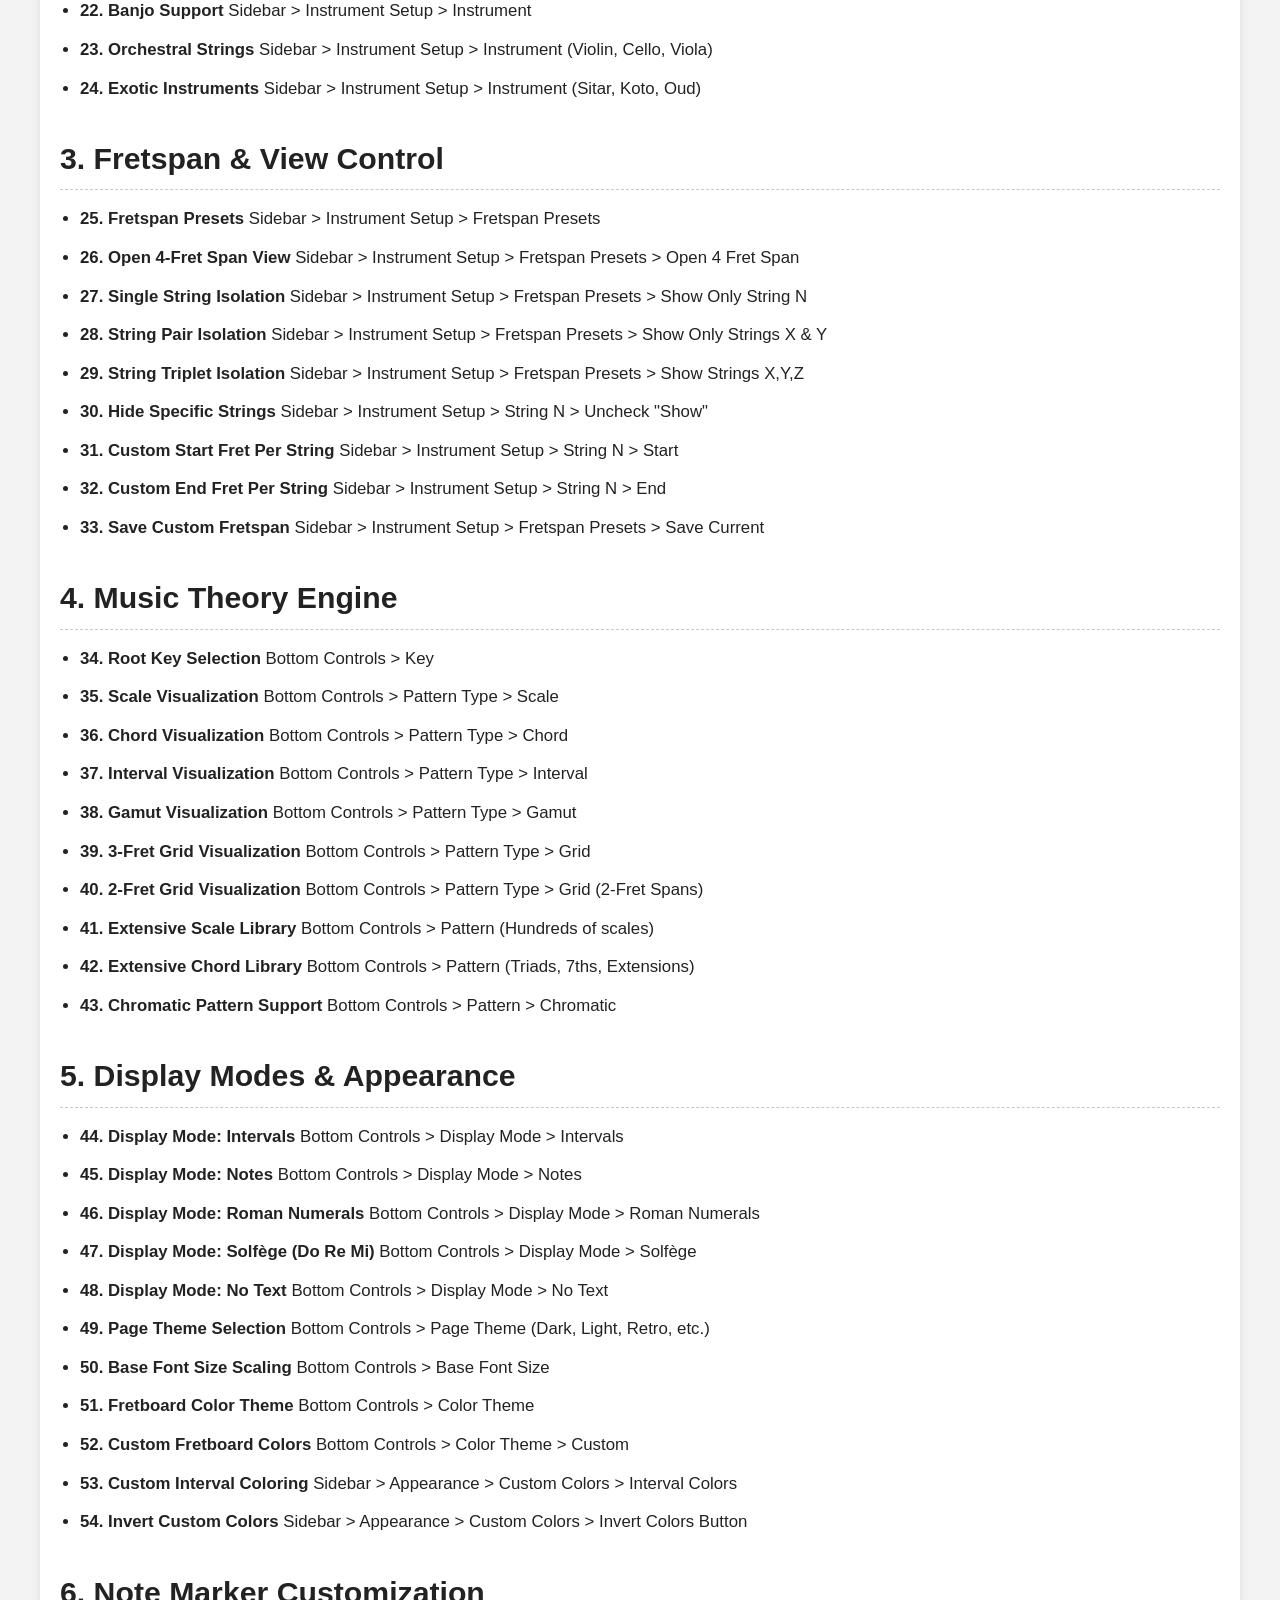
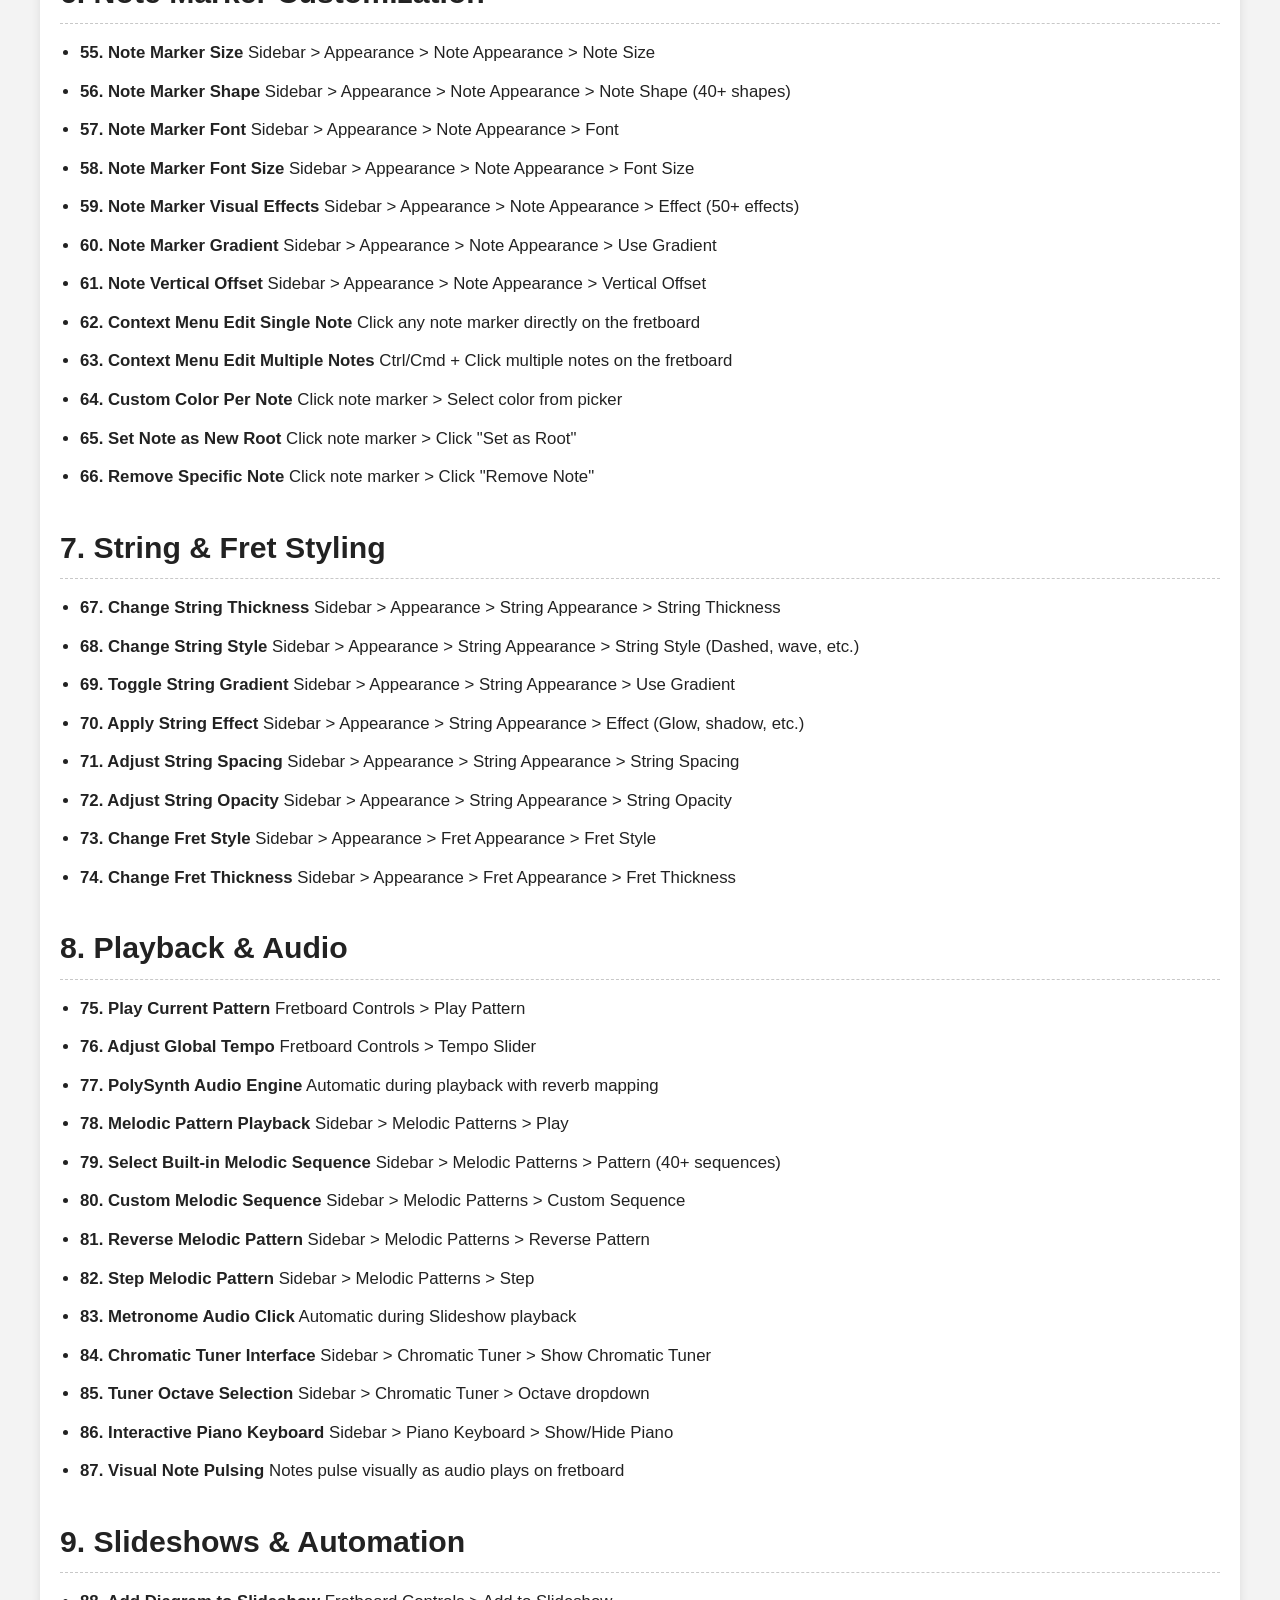
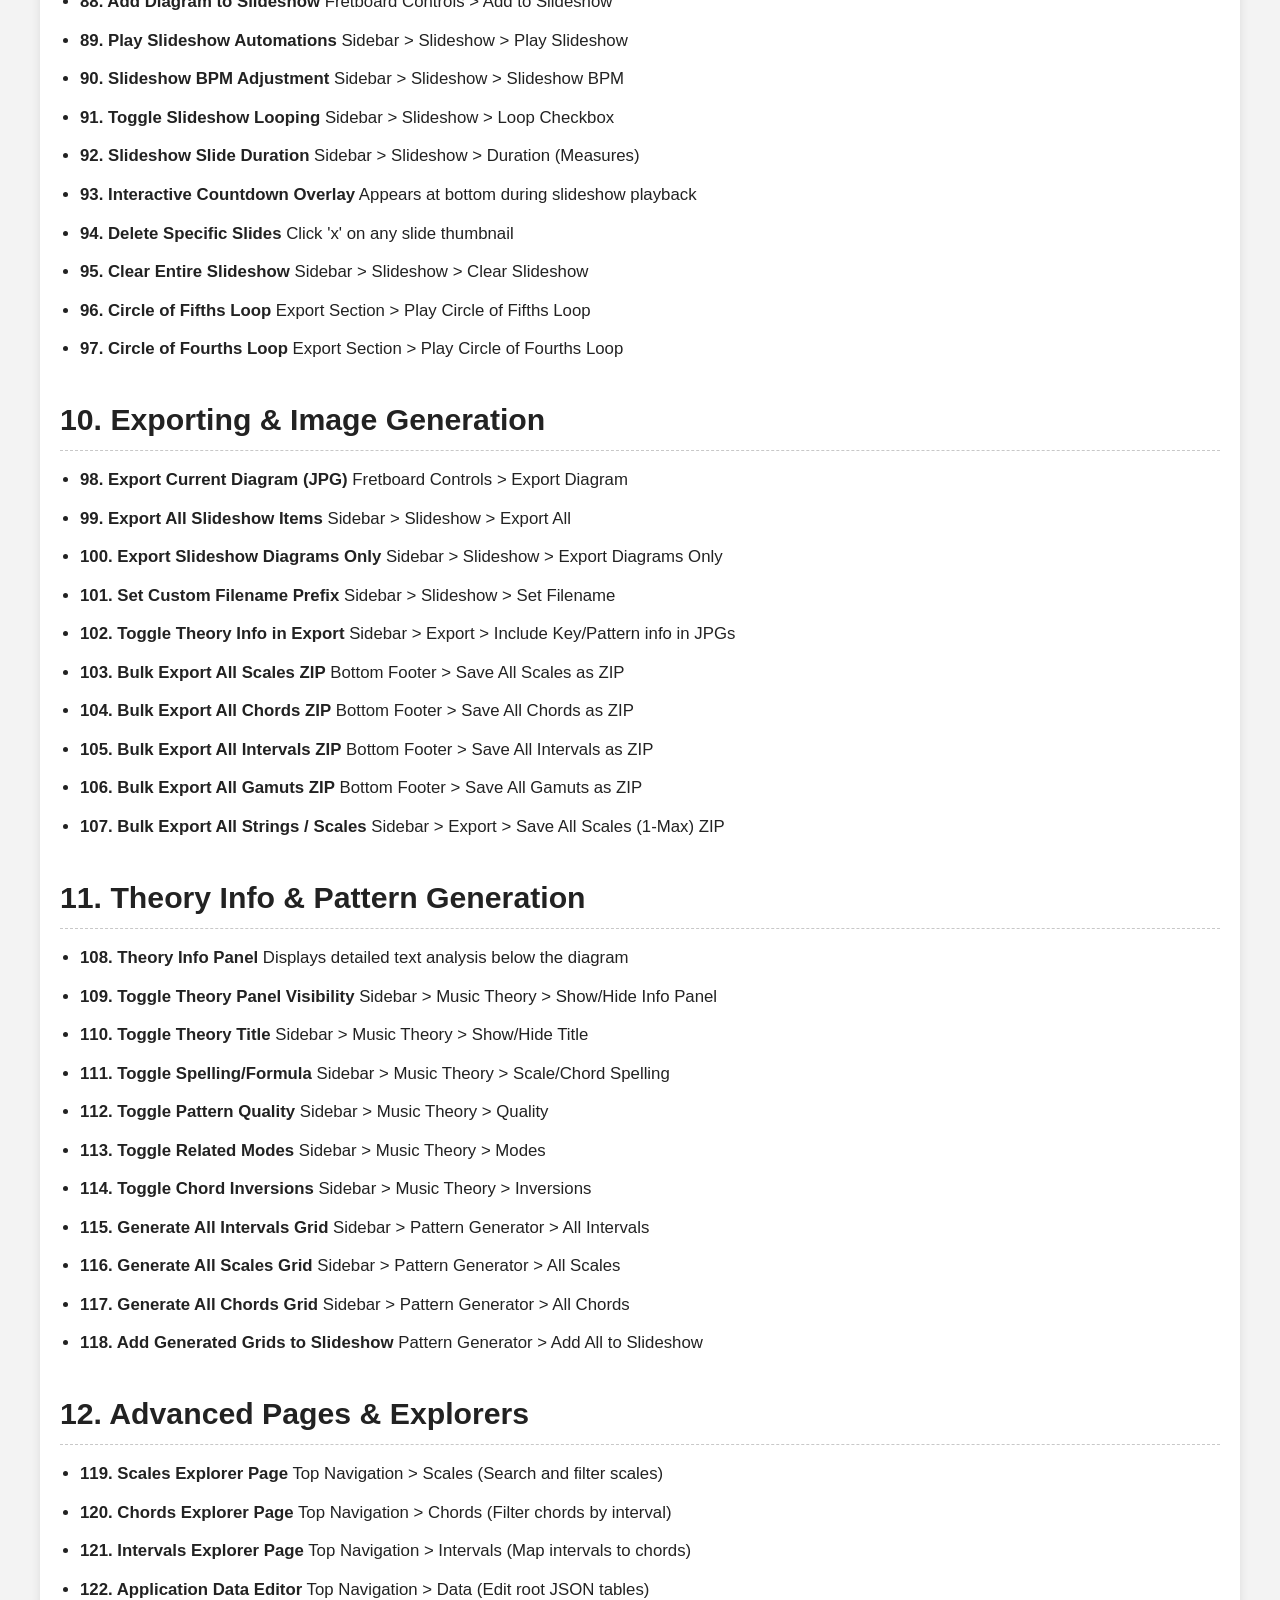
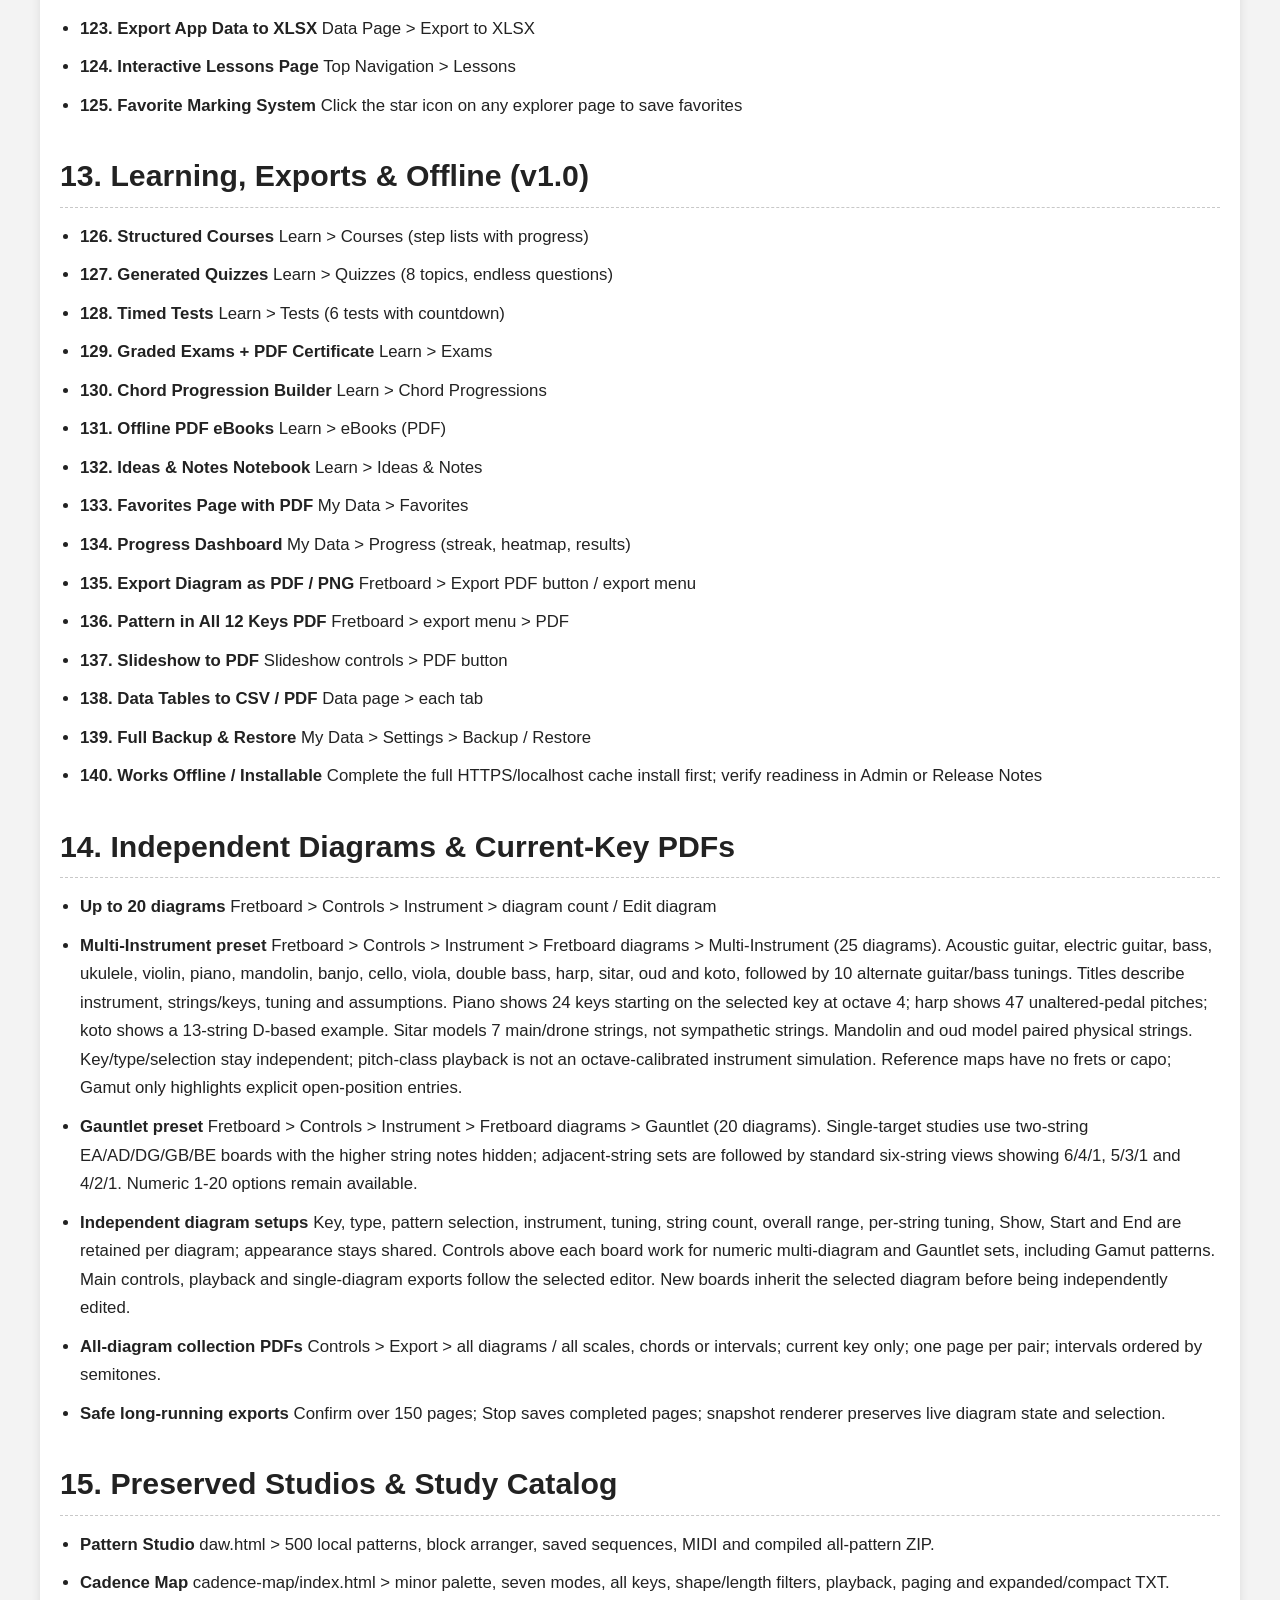
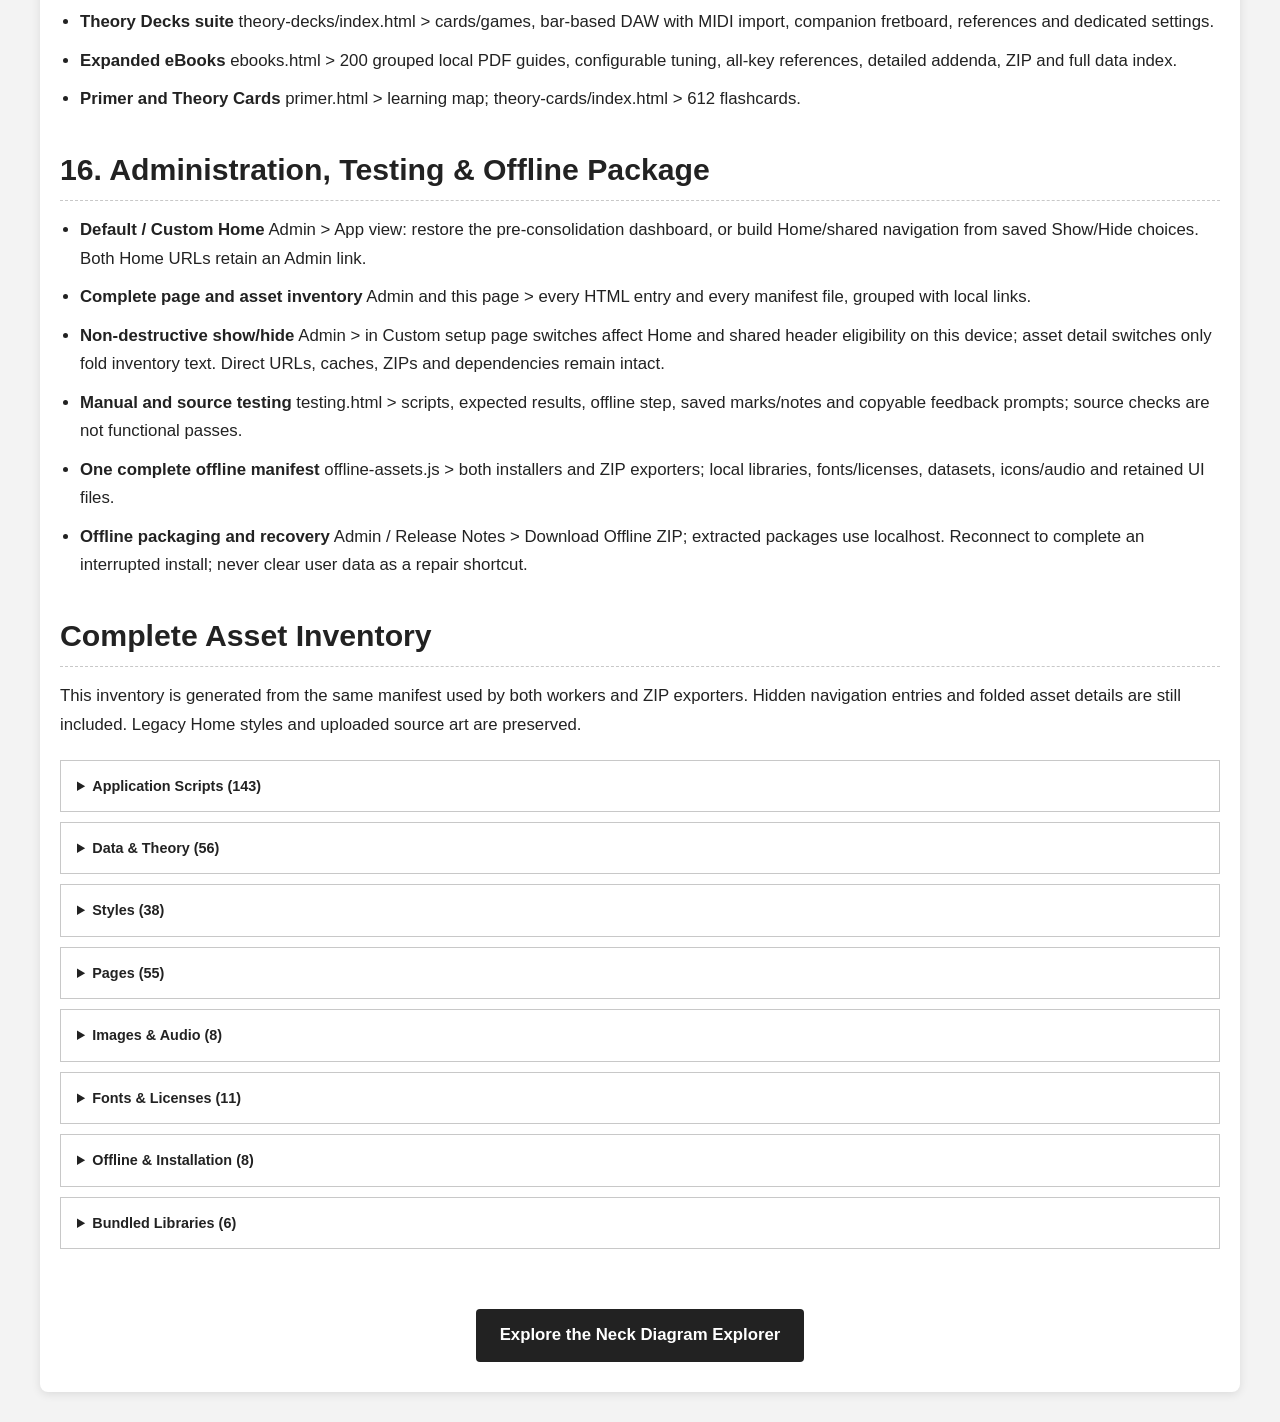
<file: about.html>
<!DOCTYPE html>
<html lang="en">
<head>
    <meta name="theme-color" content="#2c3e50">
    <link rel="icon" href="icon-192.png">
    <link rel="apple-touch-icon" href="icon-192.png">
    <link rel="manifest" href="manifest.webmanifest">
    <meta charset="UTF-8">
    <meta name="viewport" content="width=device-width, initial-scale=1.0, viewport-fit=cover">
    <title>Feature Master List</title>
    <link rel="stylesheet" href="layout.css">
    <link rel="stylesheet" href="components.css">
    <link rel="stylesheet" href="styles.css">
    <link rel="stylesheet" href="sidebar.css">
    <link rel="stylesheet" href="themes.css">
    <script src="theme-init.js"></script>
    <link rel="stylesheet" href="about.css">
    <link rel="stylesheet" href="catalog.css">
    <link rel="stylesheet" href="site.css">
    <script src="site.js" defer></script>
</head>
<body>
    <header class="top-header">
        <div class="top-header-content">
            <h1 class="main-title" style="margin-right: 15px;">Scales Thesaurus</h1>
            <nav class="header-nav">
                <a href="home.html" class="header-link">Home</a>
                <a href="scales.html" class="header-link">Scales</a>
                <a href="chords.html" class="header-link">Chords</a>
                <a href="intervals.html" class="header-link">Intervals</a>
                <a href="data.html" class="header-link">Data</a>
                <a href="lessons.html" class="header-link">Lessons</a>
                <a href="about.html" class="header-link">About</a>

            </nav>
            <div class="sidebar-toggle-container">
                <button id="sidebar-toggle" aria-expanded="false" title="Back to Neck Diagram Explorer" onclick="window.location.href='fretboard.html'">
                    <span class="hamburger-line"></span>
                    <span class="hamburger-line"></span>
                    <span class="hamburger-line"></span>
                    <span class="sr-only">Go to App</span>
                </button>
            </div>
        </div>
    </header>

    <div class="about-container" style="max-width: 1200px;">
        <h1>Complete Feature Master List</h1>
        <p style="text-align: center; font-size: 1.1em; margin-bottom: 30px;">
            Every preserved page, its capabilities and every local asset are documented below. Home supports Default (pre-consolidation dashboard) and Custom (saved Show/Hide) views; use <a href="admin.html">Admin</a> to open tools and manage local navigation visibility. See the <a href="release-notes.html">Release Notes</a> for current offline architecture and installation details.
        </p>

        <p id="catalog-summary" class="catalog-note"></p>
        <nav class="catalog-links" aria-label="Feature sections"><a href="#page-catalog">All pages</a><a href="#features-grid">Detailed controls</a><a href="#asset-catalog">All assets</a><a href="admin.html">Admin</a></nav>
        <section id="page-catalog"><h2>Page-by-Page Capabilities</h2><div data-catalog="pages"></div></section>
        <h2>Detailed Controls &amp; Workflows</h2>
        <p>Locations refer to each preserved tool. Some advanced fretboard controls remain in its Sidebar; instrument, appearance and export controls also appear in its Controls panel.</p>
        <div class="features-grid" id="features-grid">
            <!-- removed feature categories -> moved to about-data.js and rendered by about-app.js -->
        </div>

        <section id="asset-catalog"><h2>Complete Asset Inventory</h2><p>This inventory is generated from the same manifest used by both workers and ZIP exporters. Hidden navigation entries and folded asset details are still included. Legacy Home styles and uploaded source art are preserved.</p><div data-catalog="assets"></div></section>
        <div style="text-align: center; margin-top: 40px;">
            <a href="fretboard.html" class="return-button">Explore the Neck Diagram Explorer</a>
        </div>
    </div>
    
    <script src="offline-assets.js"></script>
    <script src="project-catalog.js"></script>
    <script src="catalog-ui.js"></script>
    <script src="about-data.js"></script>
    <script src="about-app.js"></script>
</body>
</html>
</file>
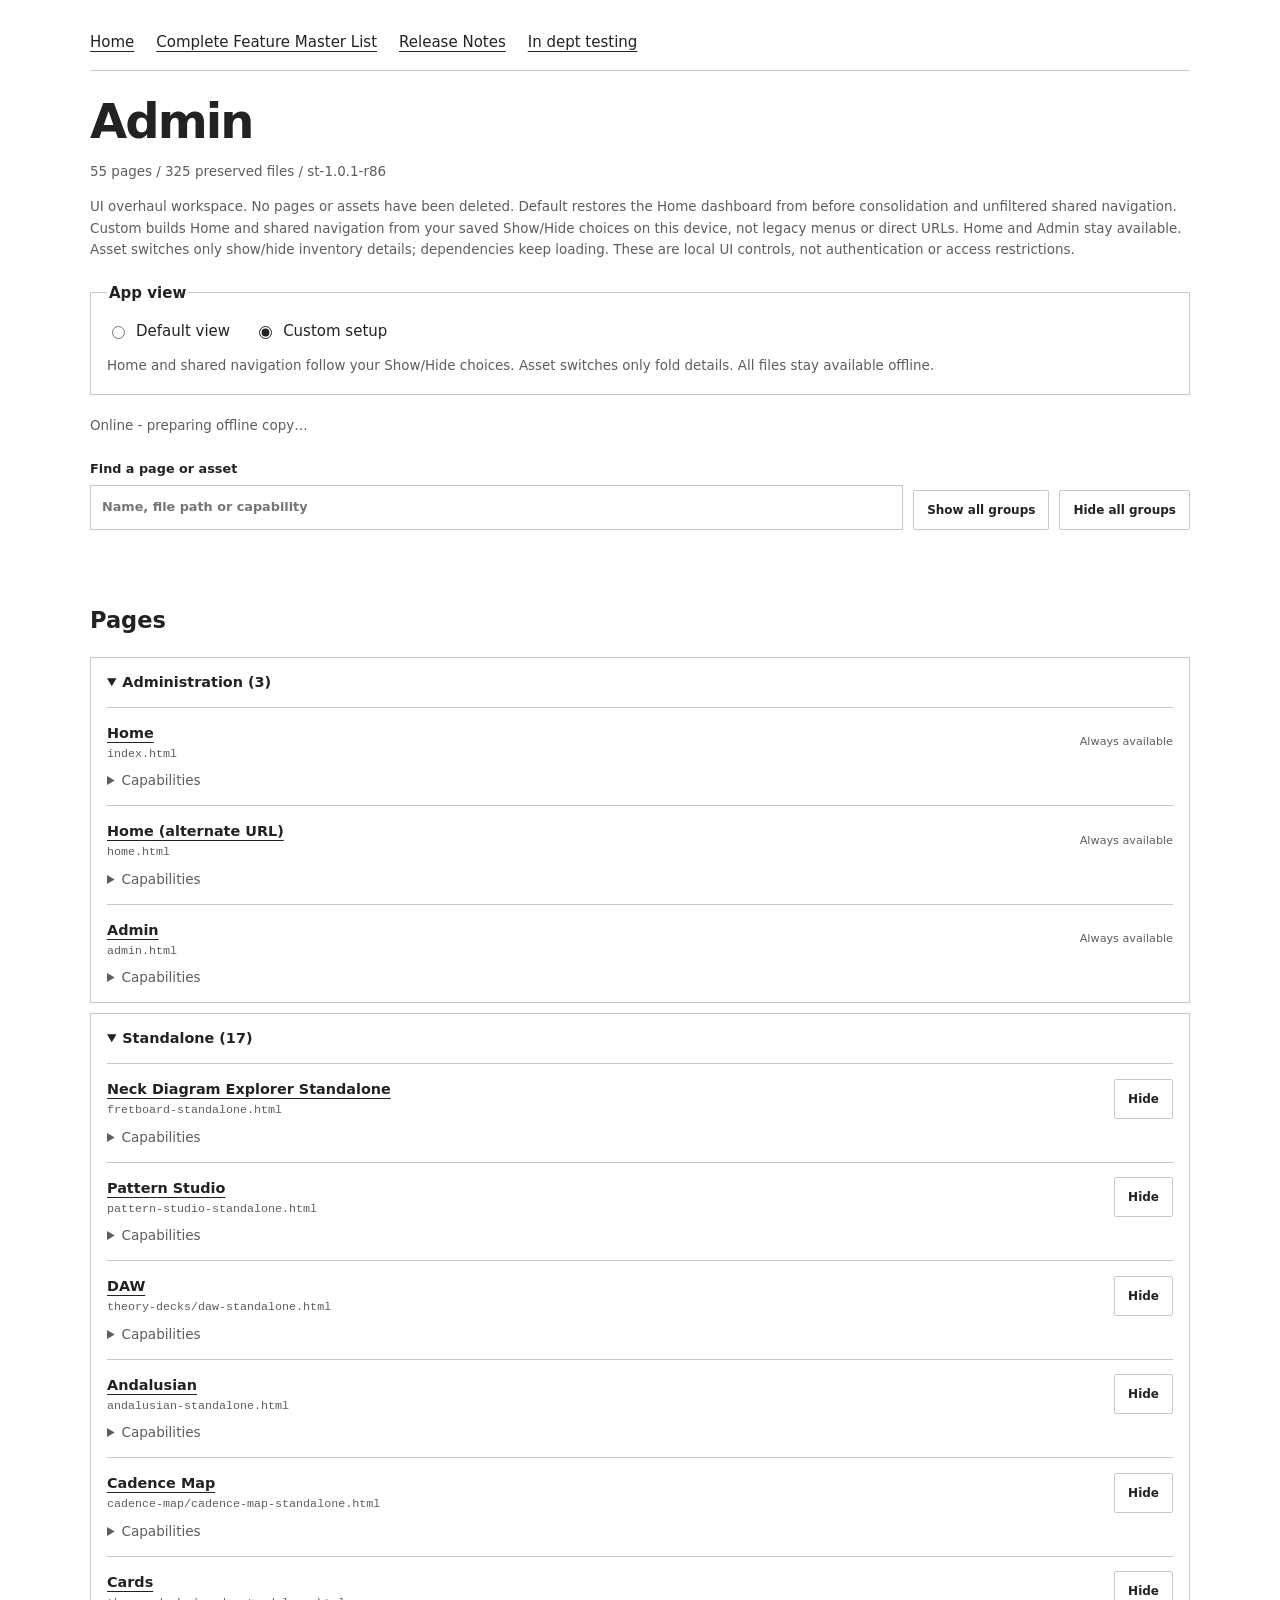
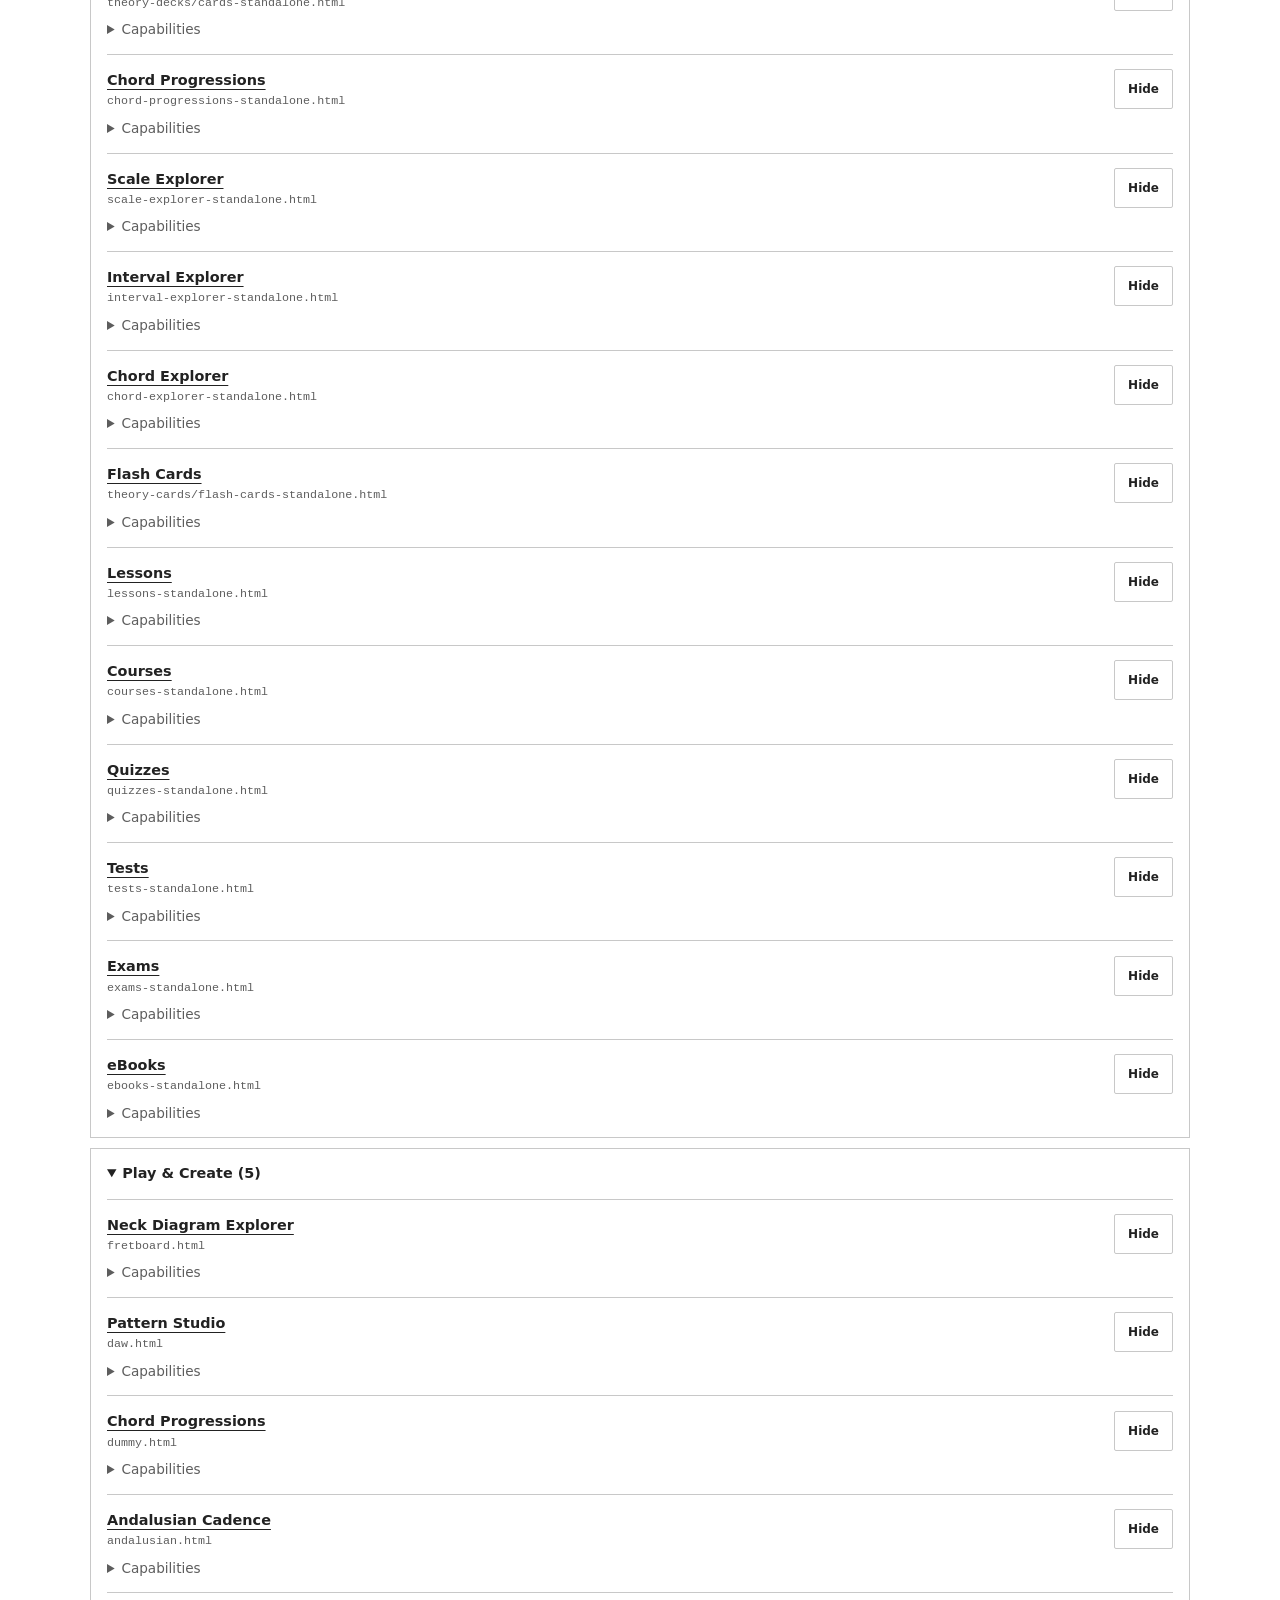
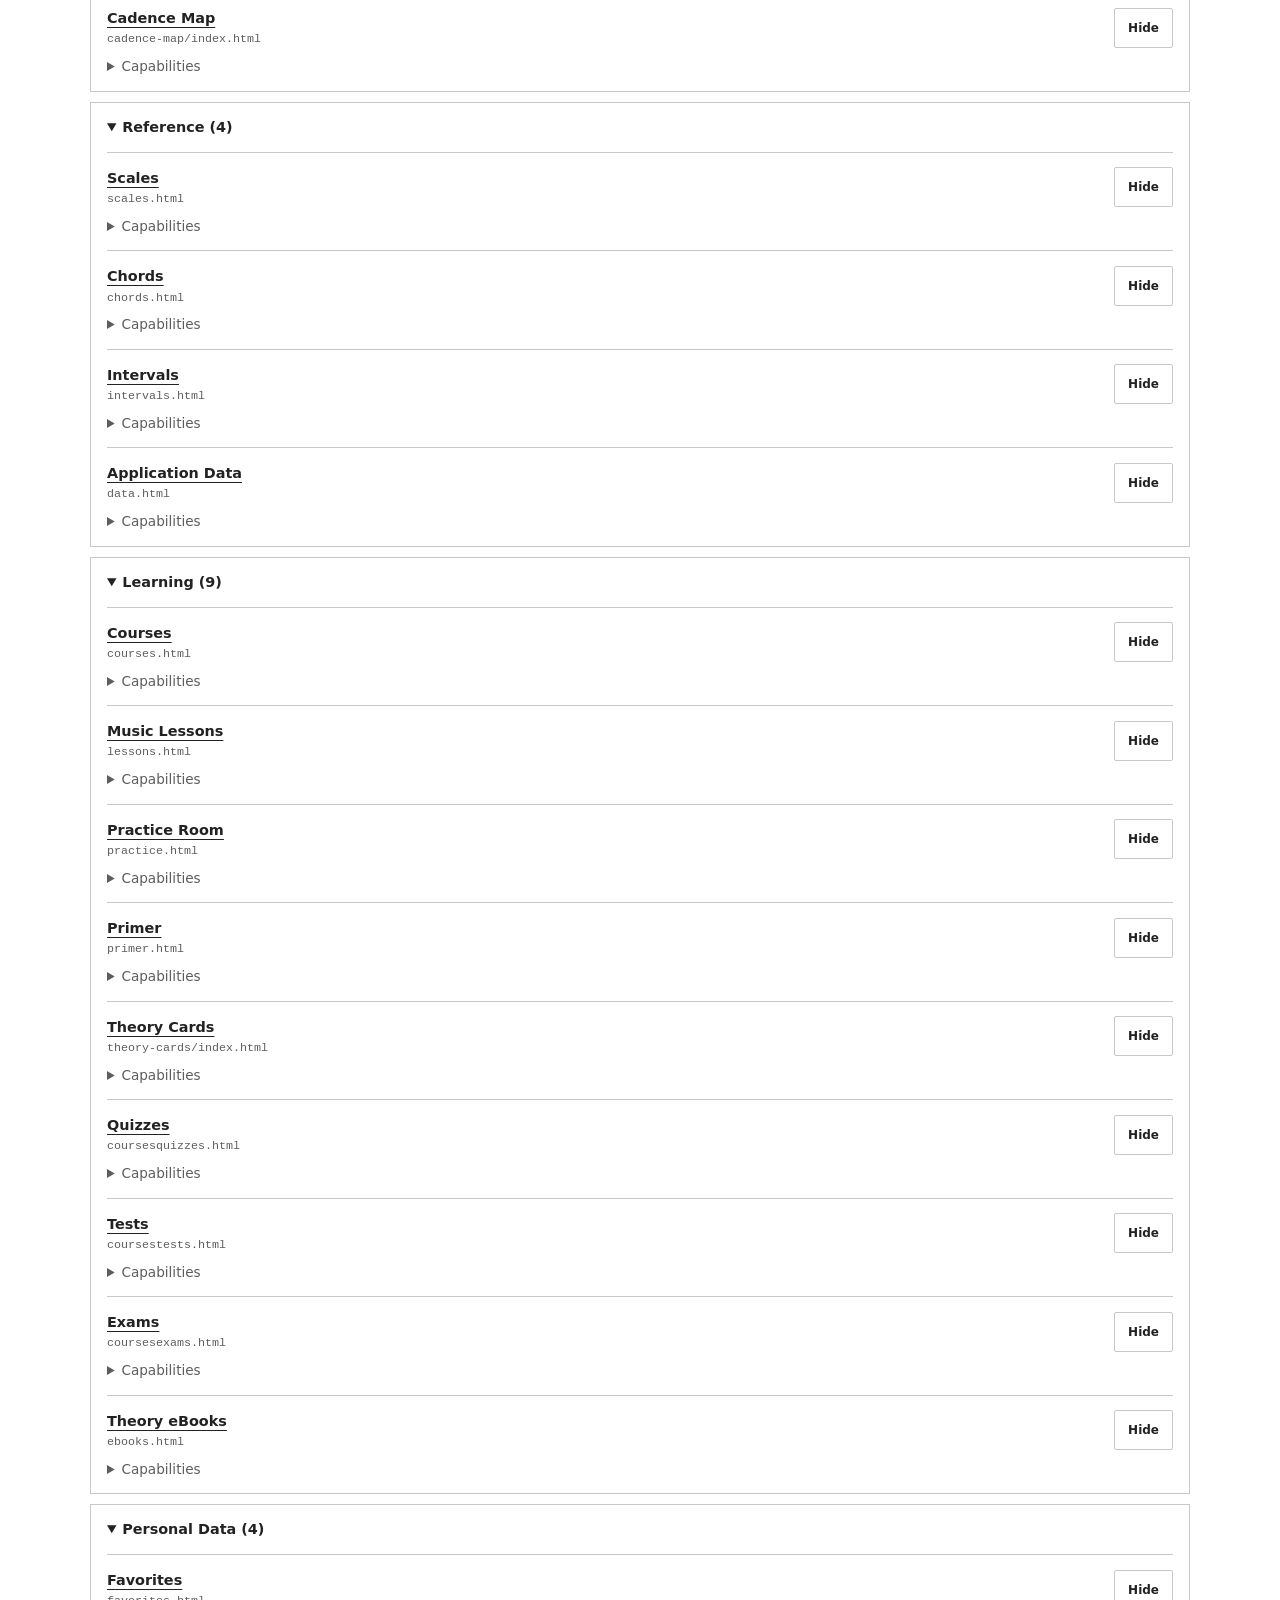
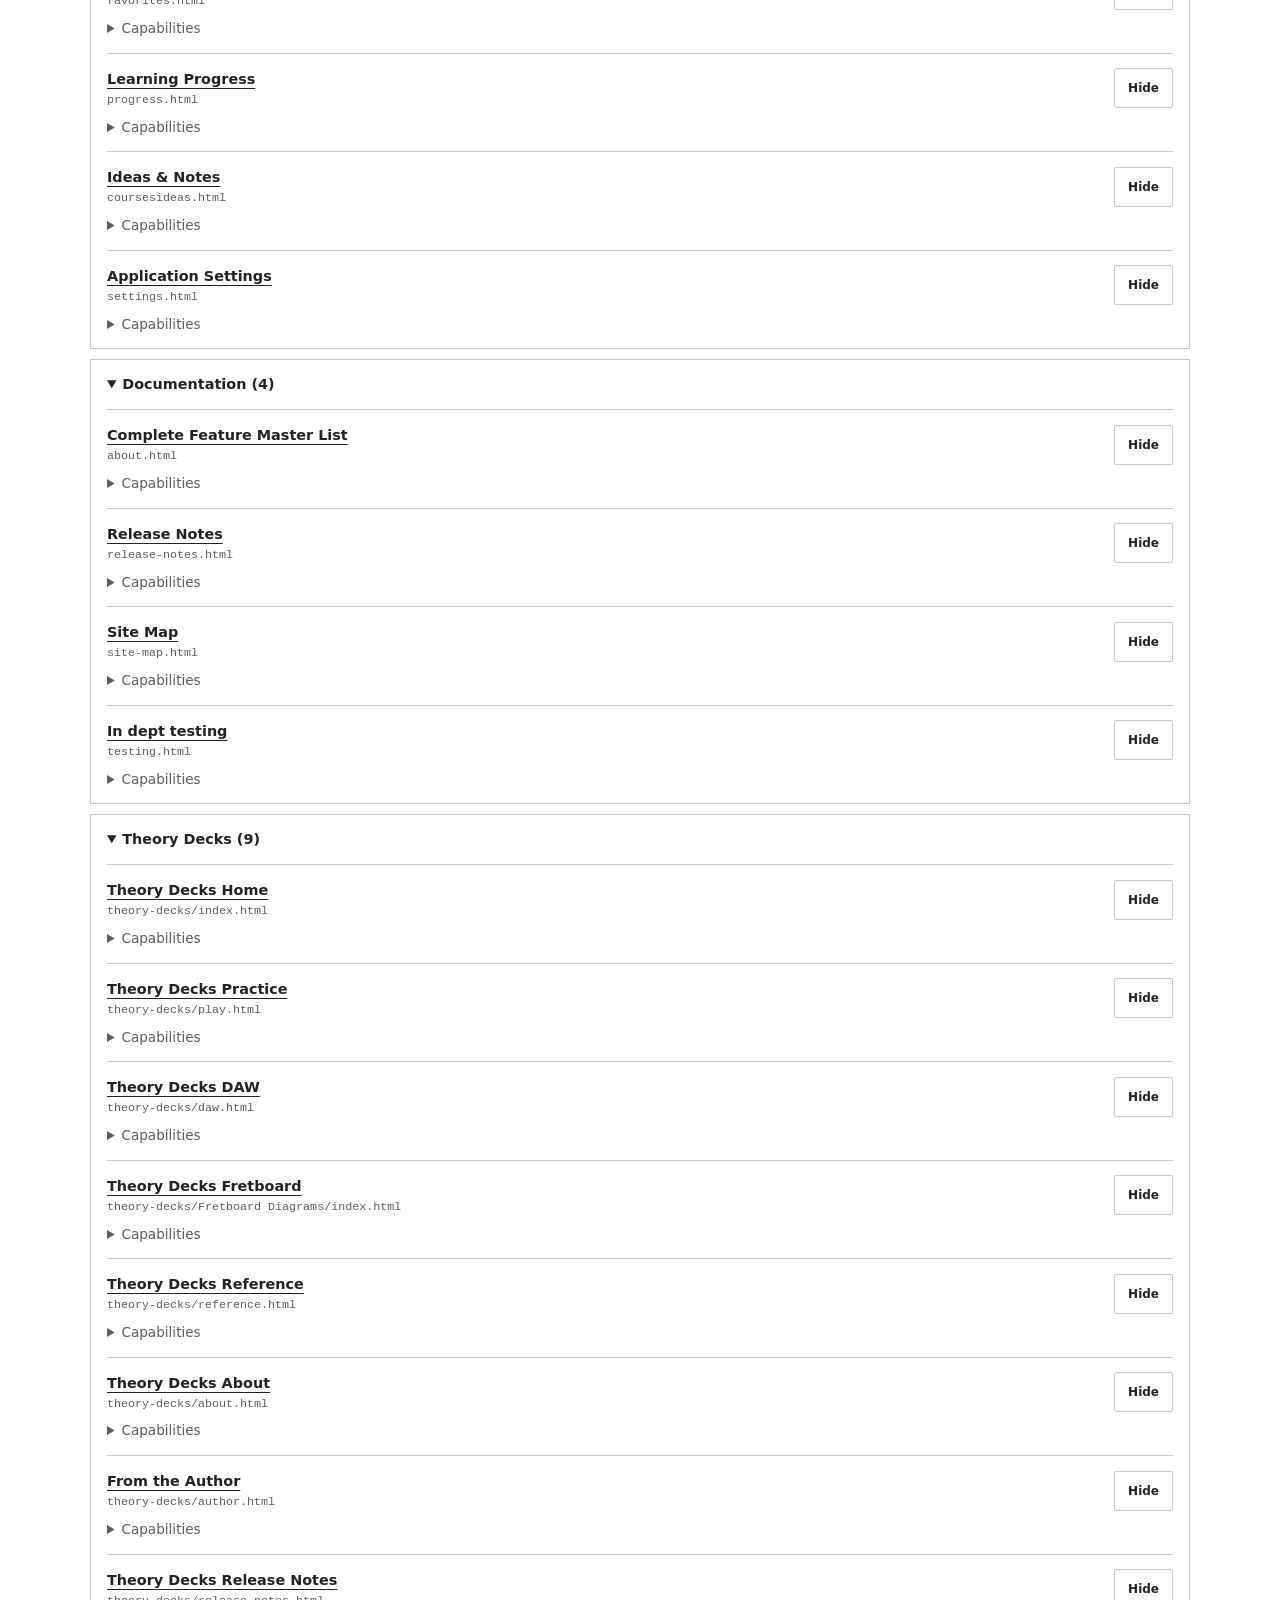
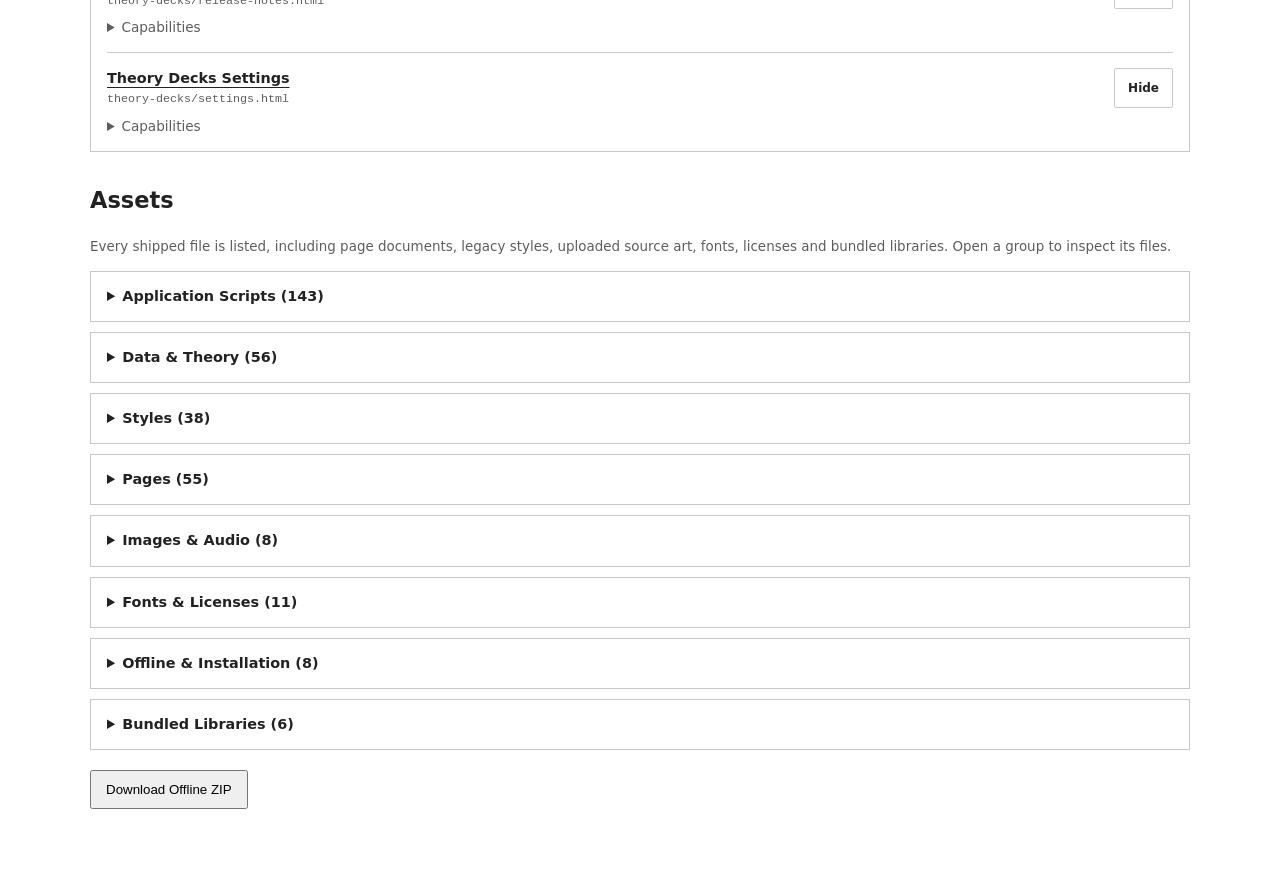
<file: admin.html>
<!DOCTYPE html>
<html lang="en">
<head>
    <meta charset="UTF-8">
    <meta name="viewport" content="width=device-width, initial-scale=1, viewport-fit=cover">
    <meta name="theme-color" content="#2c3e50">
    <title>Admin</title>
    <link rel="icon" href="icon-192.png">
    <link rel="manifest" href="manifest.webmanifest">
    <link rel="stylesheet" href="themes.css">
    <link rel="stylesheet" href="catalog.css">
    <script src="theme-init.js"></script>
    <script src="site.js" defer data-offline-only></script>
    <script src="offline-assets.js" defer></script>
    <script src="project-catalog.js" defer></script>
    <script src="catalog-ui.js" defer></script>
</head>
<body>
    <main class="catalog-shell">
        <nav class="catalog-links" aria-label="Administration"><a href="index.html">Home</a><a href="about.html">Complete Feature Master List</a><a href="release-notes.html">Release Notes</a><a href="testing.html">In dept testing</a></nav>
        <h1>Admin</h1>
        <p id="catalog-summary"></p>
        <p class="catalog-note">UI overhaul workspace. No pages or assets have been deleted. Default restores the Home dashboard from before consolidation and unfiltered shared navigation. Custom builds Home and shared navigation from your saved Show/Hide choices on this device, not legacy menus or direct URLs. Home and Admin stay available. Asset switches only show/hide inventory details; dependencies keep loading. These are local UI controls, not authentication or access restrictions.</p>
        <fieldset class="catalog-view"><legend>App view</legend><label><input type="radio" name="app-view" value="default"> Default view</label><label><input type="radio" name="app-view" value="custom"> Custom setup</label><p id="catalog-view-note" class="catalog-note"></p></fieldset>
        <p id="rn-status" role="status">Checking offline installation...</p>
        <div class="catalog-toolbar"><label for="catalog-search">Find a page or asset<input id="catalog-search" type="search" placeholder="Name, file path or capability" autocomplete="off"></label><button type="button" data-catalog-expand="show">Show all groups</button><button type="button" data-catalog-expand="hide">Hide all groups</button></div>
        <p id="catalog-message" role="status" aria-live="polite"></p>
        <h2>Pages</h2><div data-catalog="pages" data-editable></div>
        <h2>Assets</h2><p class="catalog-note">Every shipped file is listed, including page documents, legacy styles, uploaded source art, fonts, licenses and bundled libraries. Open a group to inspect its files.</p><div data-catalog="assets" data-editable></div>
        <button class="offline-package-button" type="button">Download Offline ZIP</button><span class="offline-package-status" role="status"></span>
        <noscript>Enable JavaScript to manage the catalog. All existing pages remain at their original URLs. <a href="site-map.html">Open the Site Map</a>.</noscript>
    </main>
    <script src="vendor/jszip.min.js" defer></script>
    <script src="offline-package.js" defer></script>
    <script src="release-notes.js" defer></script>
</body>
</html>
</file>
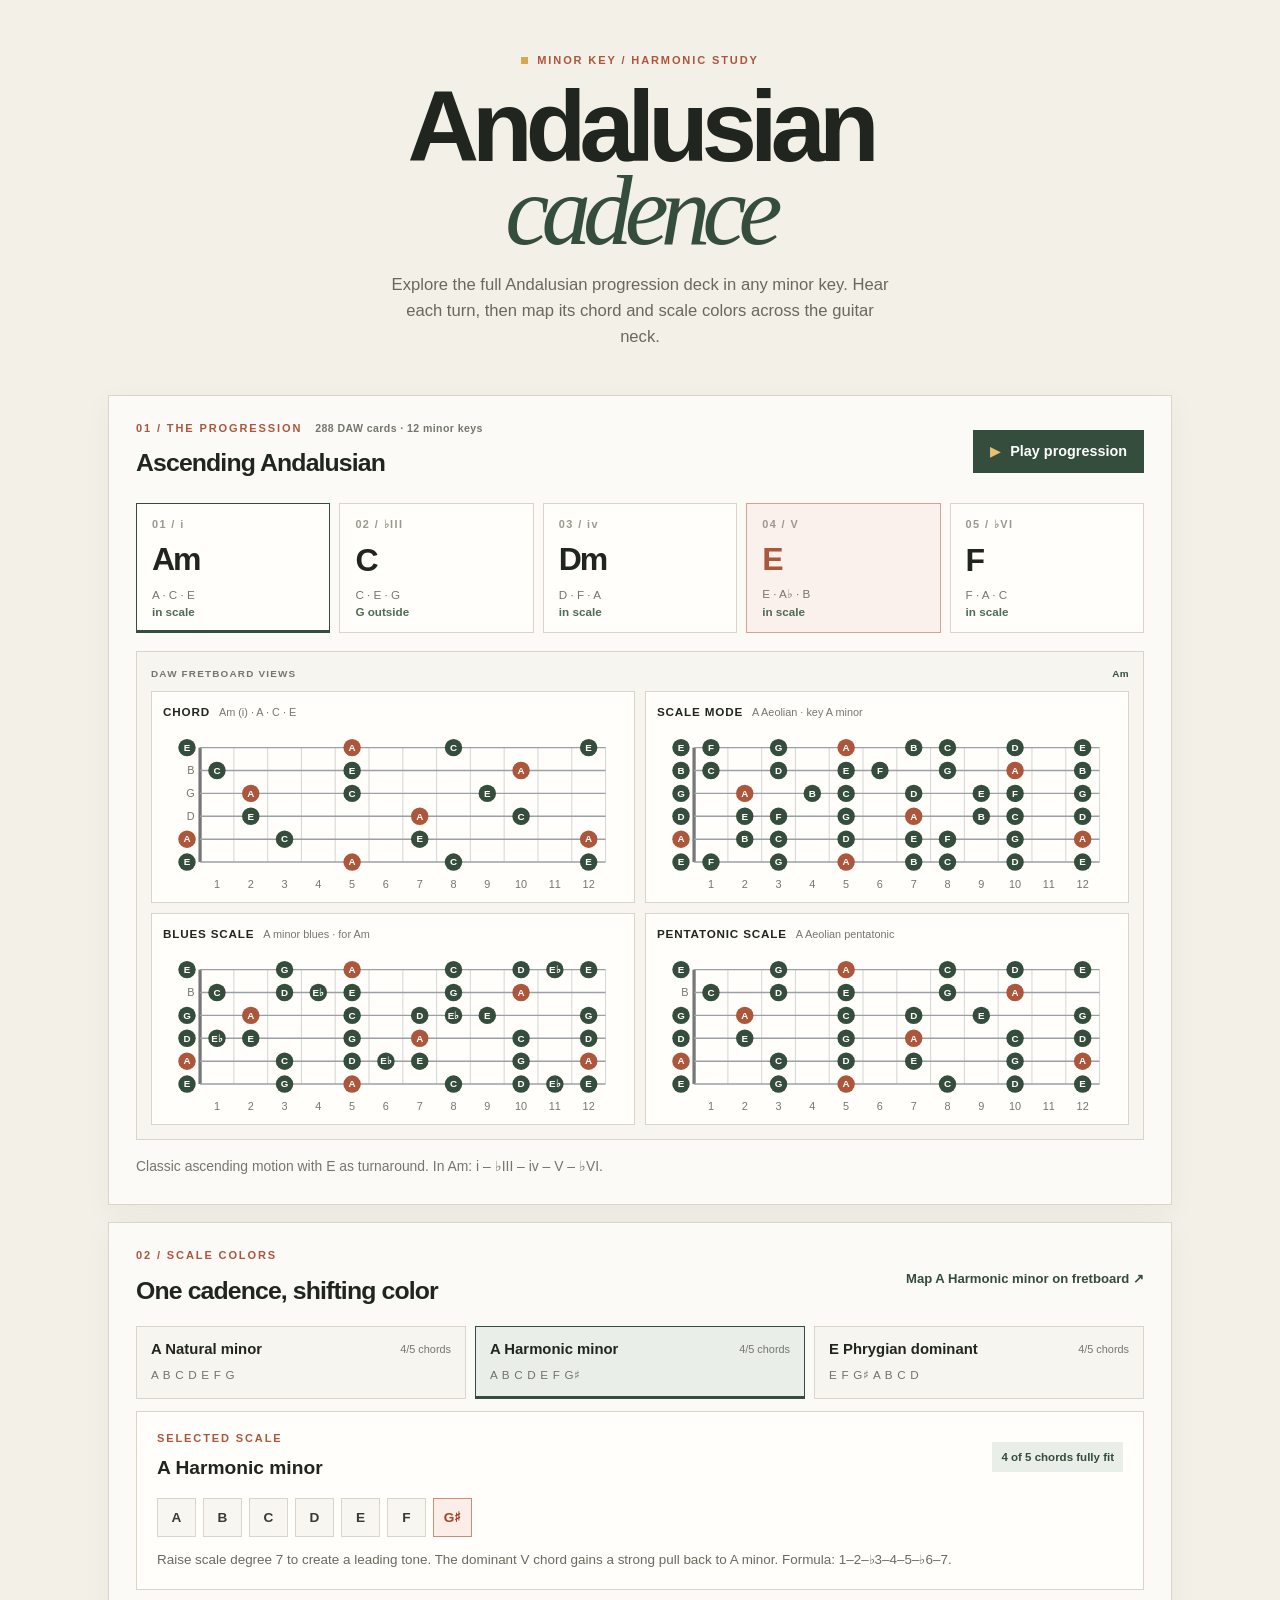
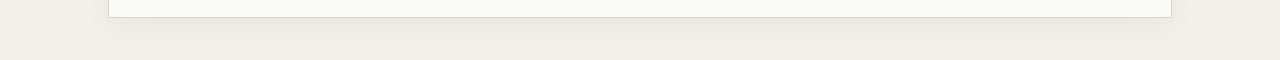
<file: andalusian-standalone.html>
<!doctype html>
<html lang="en">
<head>
  <meta charset="utf-8">
  <meta name="viewport" content="width=device-width, initial-scale=1, viewport-fit=cover">
  <meta name="theme-color" content="#24352d">
  <link rel="icon" href="icon-192.png">
  <title>Andalusian</title>
  <link rel="stylesheet" href="layout.css">
  <link rel="stylesheet" href="components.css">
  <link rel="stylesheet" href="site.css">
  <link rel="stylesheet" href="andalusian.css">
  <link rel="stylesheet" href="square-edges.css">
  <script src="site.js" defer></script>
  <script src="theory-decks/theory.js" defer></script>
  <script src="theory-decks/data/andalusian.js" defer></script>
  <script src="andalusian.js" defer></script>
<link rel="stylesheet" href="standalone.css">
<style>.progression-controls,.cadence-foot{display:none!important}</style>
</head>
<body class="andalusian-page">
  <header class="top-header">
    <div class="top-header-content">
      <h1 class="main-title">Scales Thesaurus</h1>
      <nav class="header-nav"></nav>
      <div class="sidebar-toggle-container"></div>
    </div>
  </header>
  <main class="cadence-shell">
    <section class="cadence-intro">
      <p class="cadence-kicker"><span></span> MINOR KEY / HARMONIC STUDY</p>
      <h2>Andalusian<br><i>cadence</i></h2>
      <p class="cadence-lede">Explore the full Andalusian progression deck in any minor key. Hear each turn, then map its chord and scale colors across the guitar neck.</p>
    </section>

    <section class="progression-section" aria-labelledby="progression-heading">
      <div class="section-heading">
        <div><p class="section-index">01 / THE PROGRESSION <span id="progression-count"></span></p><h3 id="progression-heading">Choose a progression</h3></div>
        <button class="play-button" id="play-progression" type="button"><span aria-hidden="true">▶</span><span id="play-label">Play progression</span></button>
      </div>
      <div class="progression-controls">
        <label class="cadence-select">Minor key<select id="key-select" aria-label="Minor key"></select></label>
        <label class="cadence-select cadence-progression-select">Progression<select id="progression-select" aria-label="Andalusian progression"></select></label>
        <label class="tempo-control">Tempo (BPM)<input id="tempo-input" type="number" min="40" max="220" step="1" value="84" aria-label="Andalusian playback tempo in beats per minute"></label>
        <label class="loop-toggle"><input id="loop-progression" type="checkbox" checked><span>Loop</span><small>on by default</small></label>
      </div>
      <div id="chord-row" class="chord-row" aria-live="polite"></div>
      <section class="fretboard-section" aria-label="Selected chord fretboard diagrams">
        <div class="diagram-heading"><span>DAW FRETBOARD VIEWS</span><span id="diagram-key-label">A minor</span></div>
        <div class="fretboard-grid">
          <figure class="fretboard-card"><figcaption><strong>Chord</strong><span id="diagram-chord-caption">Select a progression chord.</span></figcaption><div id="diagram-chord" class="fretboard-diagram"></div></figure>
          <figure class="fretboard-card"><figcaption><strong>Scale mode</strong><span id="diagram-scale-caption">Select a progression chord.</span></figcaption><div id="diagram-scale" class="fretboard-diagram"></div></figure>
          <figure class="fretboard-card"><figcaption><strong>Blues scale</strong><span id="diagram-blues-caption">Select a progression chord.</span></figcaption><div id="diagram-blues" class="fretboard-diagram"></div></figure>
          <figure class="fretboard-card"><figcaption><strong>Pentatonic scale</strong><span id="diagram-pentatonic-caption">Select a progression chord.</span></figcaption><div id="diagram-pentatonic" class="fretboard-diagram"></div></figure>
        </div>
      </section>
      <p class="progression-note" id="progression-note"></p>
    </section>

    <section class="scale-section" aria-labelledby="scale-heading">
      <div class="section-heading scale-heading">
        <div><p class="section-index">02 / SCALE COLORS</p><h3 id="scale-heading">One cadence, shifting color</h3></div>
        <a id="scale-fretboard-link" class="text-link" href="fretboard.html?key=A&patternType=scale&pattern=harmonic_minor">Map scale on fretboard <span aria-hidden="true">↗</span></a>
      </div>
      <div id="scale-list" class="scale-list"></div>
      <div class="scale-readout" aria-live="polite">
        <div class="readout-top"><div><p class="section-index">SELECTED SCALE</p><h4 id="scale-name"></h4></div><span class="fit-pill" id="scale-fit"></span></div>
        <div id="scale-notes" class="note-row"></div>
        <p id="scale-explanation" class="scale-explanation"></p>
      </div>
    </section>

    <footer class="cadence-foot"><span>Standard tuning · E A D G B E · low to high</span><span>Loop starts enabled · use Stop to end playback</span></footer>
  </main>
</body>
</html>
</file>
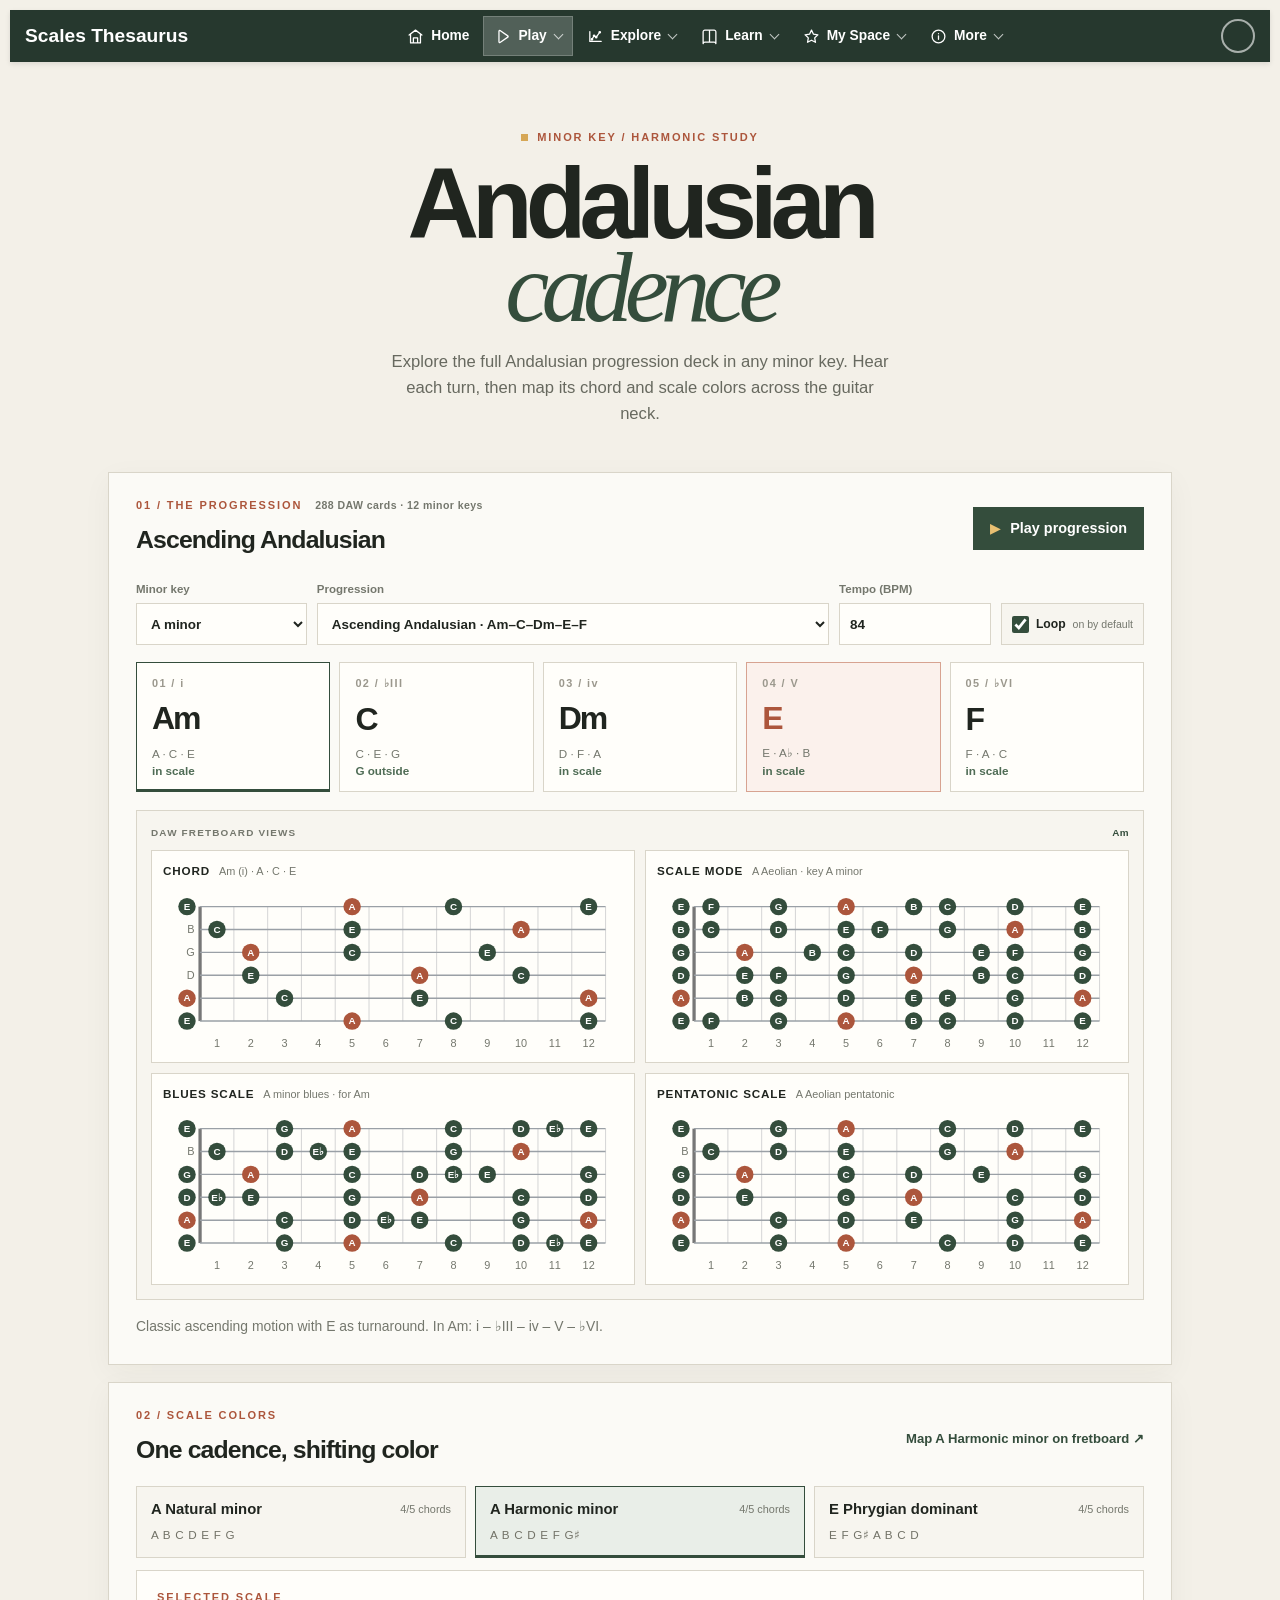
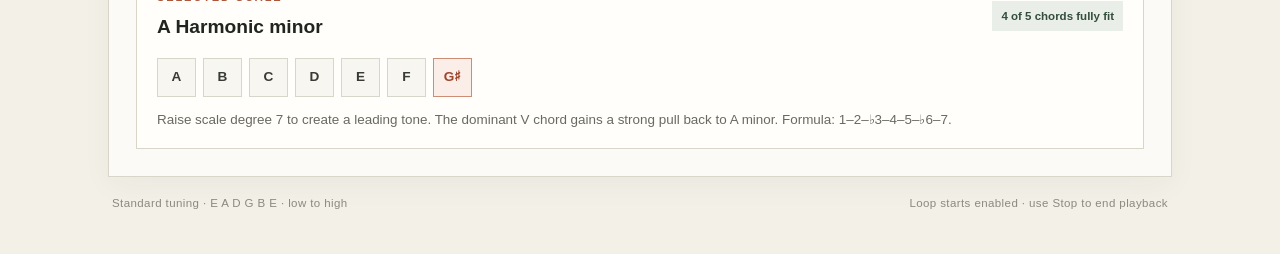
<file: andalusian.html>
<!doctype html>
<html lang="en">
<head>
  <meta charset="utf-8">
  <meta name="viewport" content="width=device-width, initial-scale=1, viewport-fit=cover">
  <meta name="theme-color" content="#24352d">
  <link rel="icon" href="icon-192.png">
  <title>Andalusian Cadence</title>
  <link rel="stylesheet" href="layout.css">
  <link rel="stylesheet" href="components.css">
  <link rel="stylesheet" href="site.css">
  <link rel="stylesheet" href="andalusian.css">
  <link rel="stylesheet" href="square-edges.css">
  <script src="site.js" defer></script>
  <script src="theory-decks/theory.js" defer></script>
  <script src="theory-decks/data/andalusian.js" defer></script>
  <script src="andalusian.js" defer></script>
</head>
<body class="andalusian-page">
  <header class="top-header">
    <div class="top-header-content">
      <h1 class="main-title">Scales Thesaurus</h1>
      <nav class="header-nav"></nav>
      <div class="sidebar-toggle-container"></div>
    </div>
  </header>
  <main class="cadence-shell">
    <section class="cadence-intro">
      <p class="cadence-kicker"><span></span> MINOR KEY / HARMONIC STUDY</p>
      <h2>Andalusian<br><i>cadence</i></h2>
      <p class="cadence-lede">Explore the full Andalusian progression deck in any minor key. Hear each turn, then map its chord and scale colors across the guitar neck.</p>
    </section>

    <section class="progression-section" aria-labelledby="progression-heading">
      <div class="section-heading">
        <div><p class="section-index">01 / THE PROGRESSION <span id="progression-count"></span></p><h3 id="progression-heading">Choose a progression</h3></div>
        <button class="play-button" id="play-progression" type="button"><span aria-hidden="true">▶</span><span id="play-label">Play progression</span></button>
      </div>
      <div class="progression-controls">
        <label class="cadence-select">Minor key<select id="key-select" aria-label="Minor key"></select></label>
        <label class="cadence-select cadence-progression-select">Progression<select id="progression-select" aria-label="Andalusian progression"></select></label>
        <label class="tempo-control">Tempo (BPM)<input id="tempo-input" type="number" min="40" max="220" step="1" value="84" aria-label="Andalusian playback tempo in beats per minute"></label>
        <label class="loop-toggle"><input id="loop-progression" type="checkbox" checked><span>Loop</span><small>on by default</small></label>
      </div>
      <div id="chord-row" class="chord-row" aria-live="polite"></div>
      <section class="fretboard-section" aria-label="Selected chord fretboard diagrams">
        <div class="diagram-heading"><span>DAW FRETBOARD VIEWS</span><span id="diagram-key-label">A minor</span></div>
        <div class="fretboard-grid">
          <figure class="fretboard-card"><figcaption><strong>Chord</strong><span id="diagram-chord-caption">Select a progression chord.</span></figcaption><div id="diagram-chord" class="fretboard-diagram"></div></figure>
          <figure class="fretboard-card"><figcaption><strong>Scale mode</strong><span id="diagram-scale-caption">Select a progression chord.</span></figcaption><div id="diagram-scale" class="fretboard-diagram"></div></figure>
          <figure class="fretboard-card"><figcaption><strong>Blues scale</strong><span id="diagram-blues-caption">Select a progression chord.</span></figcaption><div id="diagram-blues" class="fretboard-diagram"></div></figure>
          <figure class="fretboard-card"><figcaption><strong>Pentatonic scale</strong><span id="diagram-pentatonic-caption">Select a progression chord.</span></figcaption><div id="diagram-pentatonic" class="fretboard-diagram"></div></figure>
        </div>
      </section>
      <p class="progression-note" id="progression-note"></p>
    </section>

    <section class="scale-section" aria-labelledby="scale-heading">
      <div class="section-heading scale-heading">
        <div><p class="section-index">02 / SCALE COLORS</p><h3 id="scale-heading">One cadence, shifting color</h3></div>
        <a id="scale-fretboard-link" class="text-link" href="fretboard.html?key=A&patternType=scale&pattern=harmonic_minor">Map scale on fretboard <span aria-hidden="true">↗</span></a>
      </div>
      <div id="scale-list" class="scale-list"></div>
      <div class="scale-readout" aria-live="polite">
        <div class="readout-top"><div><p class="section-index">SELECTED SCALE</p><h4 id="scale-name"></h4></div><span class="fit-pill" id="scale-fit"></span></div>
        <div id="scale-notes" class="note-row"></div>
        <p id="scale-explanation" class="scale-explanation"></p>
      </div>
    </section>

    <footer class="cadence-foot"><span>Standard tuning · E A D G B E · low to high</span><span>Loop starts enabled · use Stop to end playback</span></footer>
  </main>
</body>
</html>
</file>
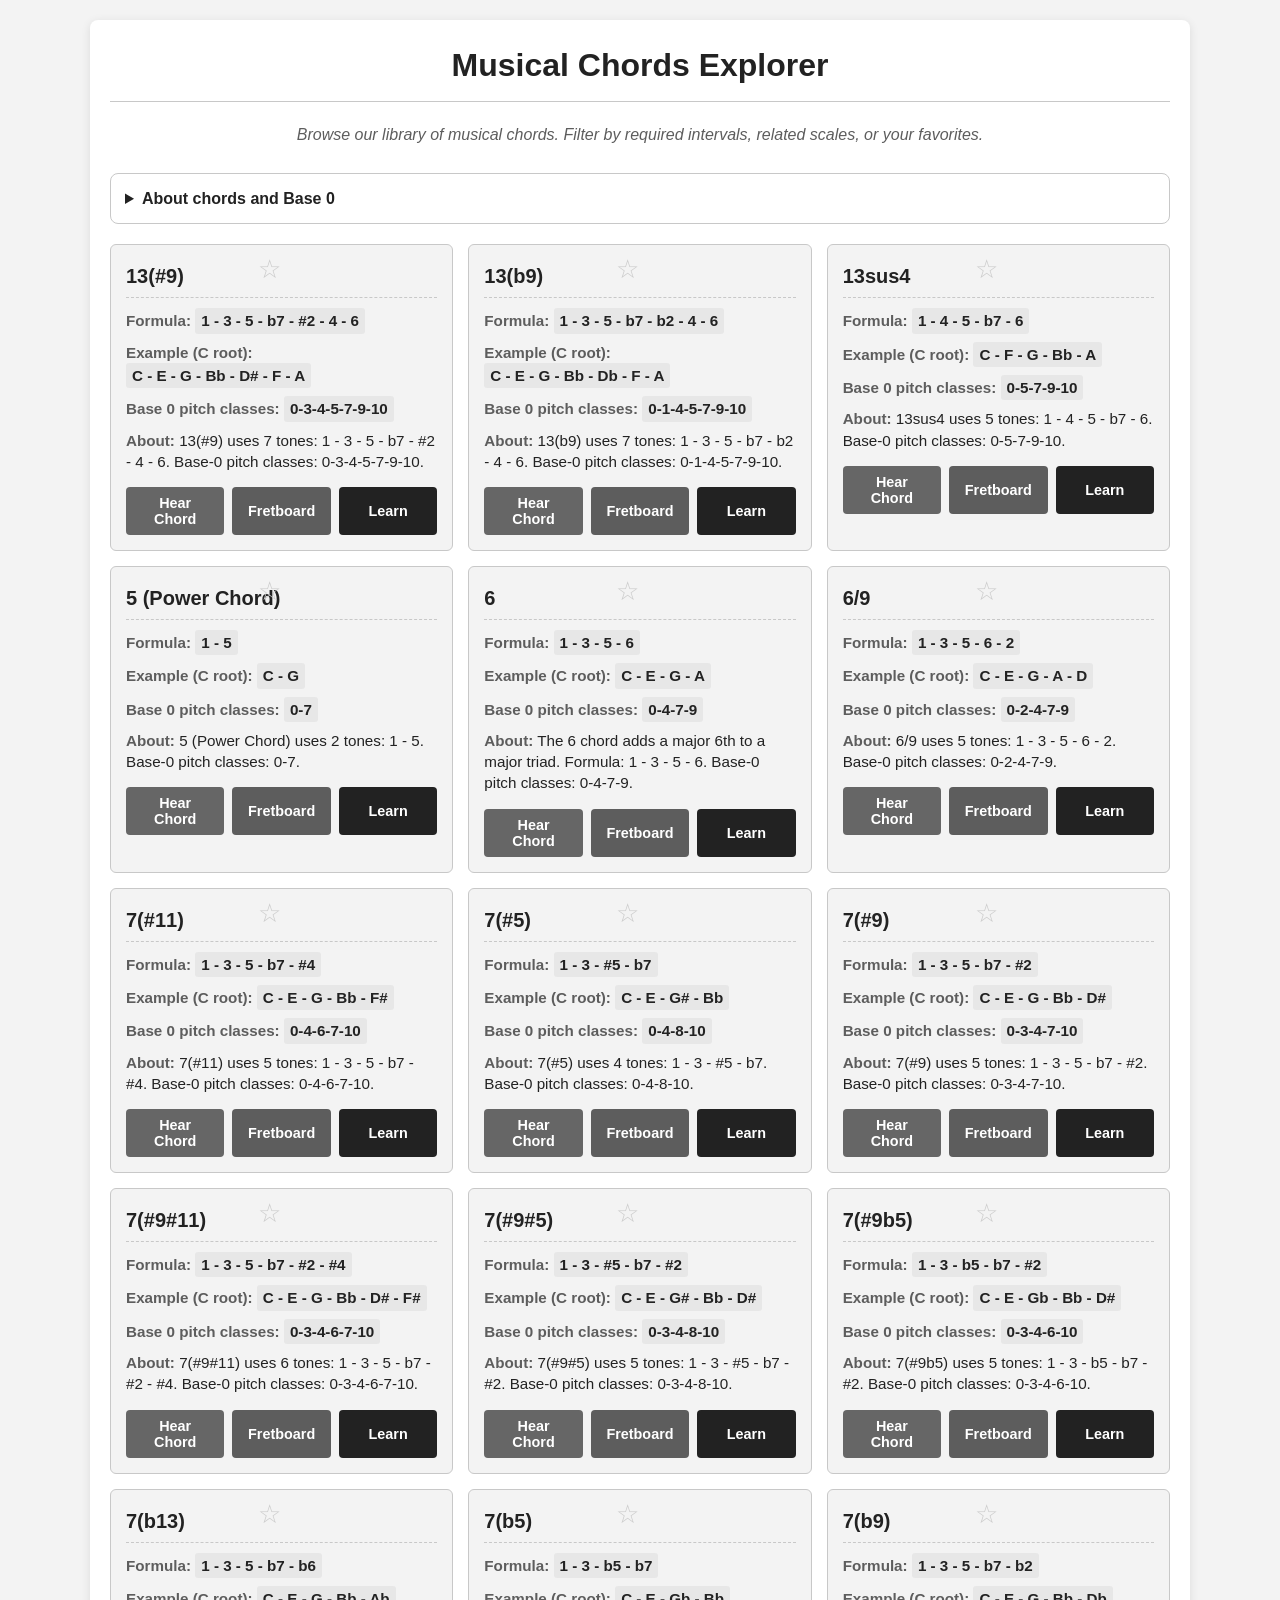
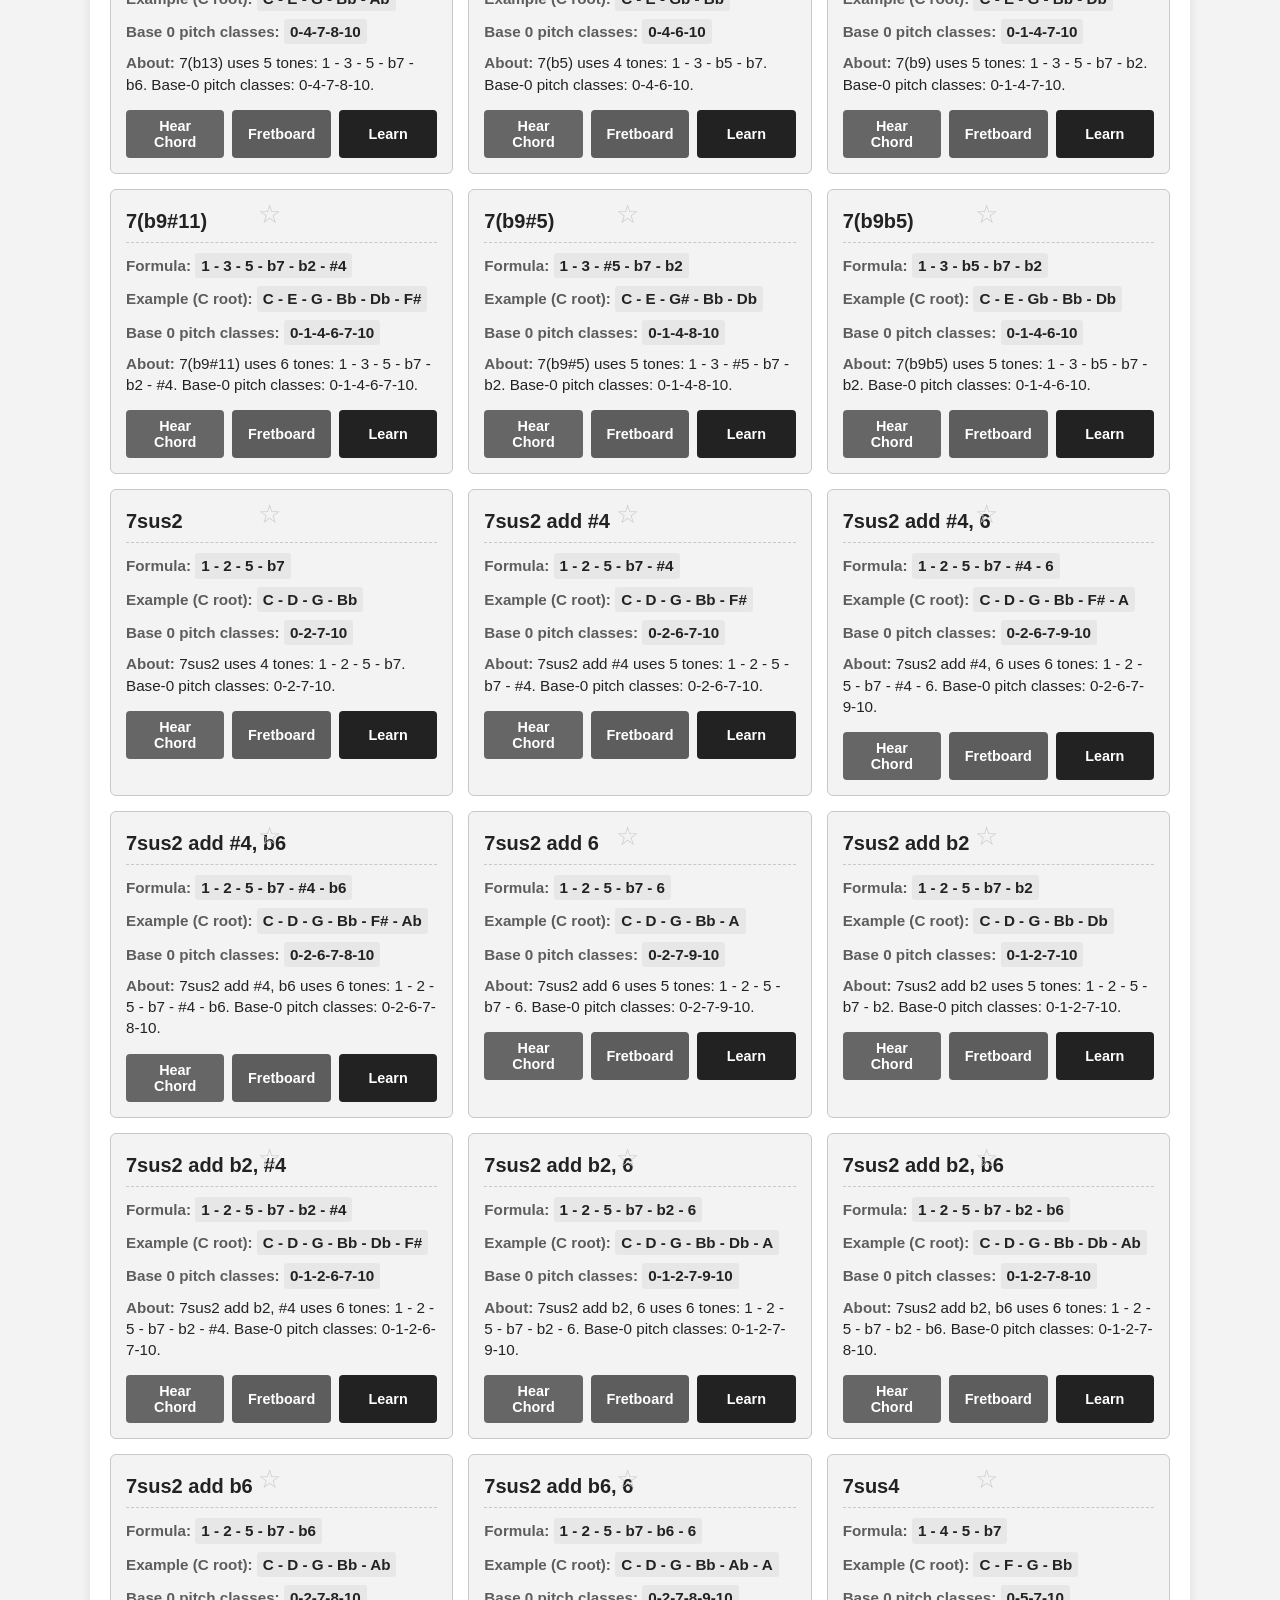
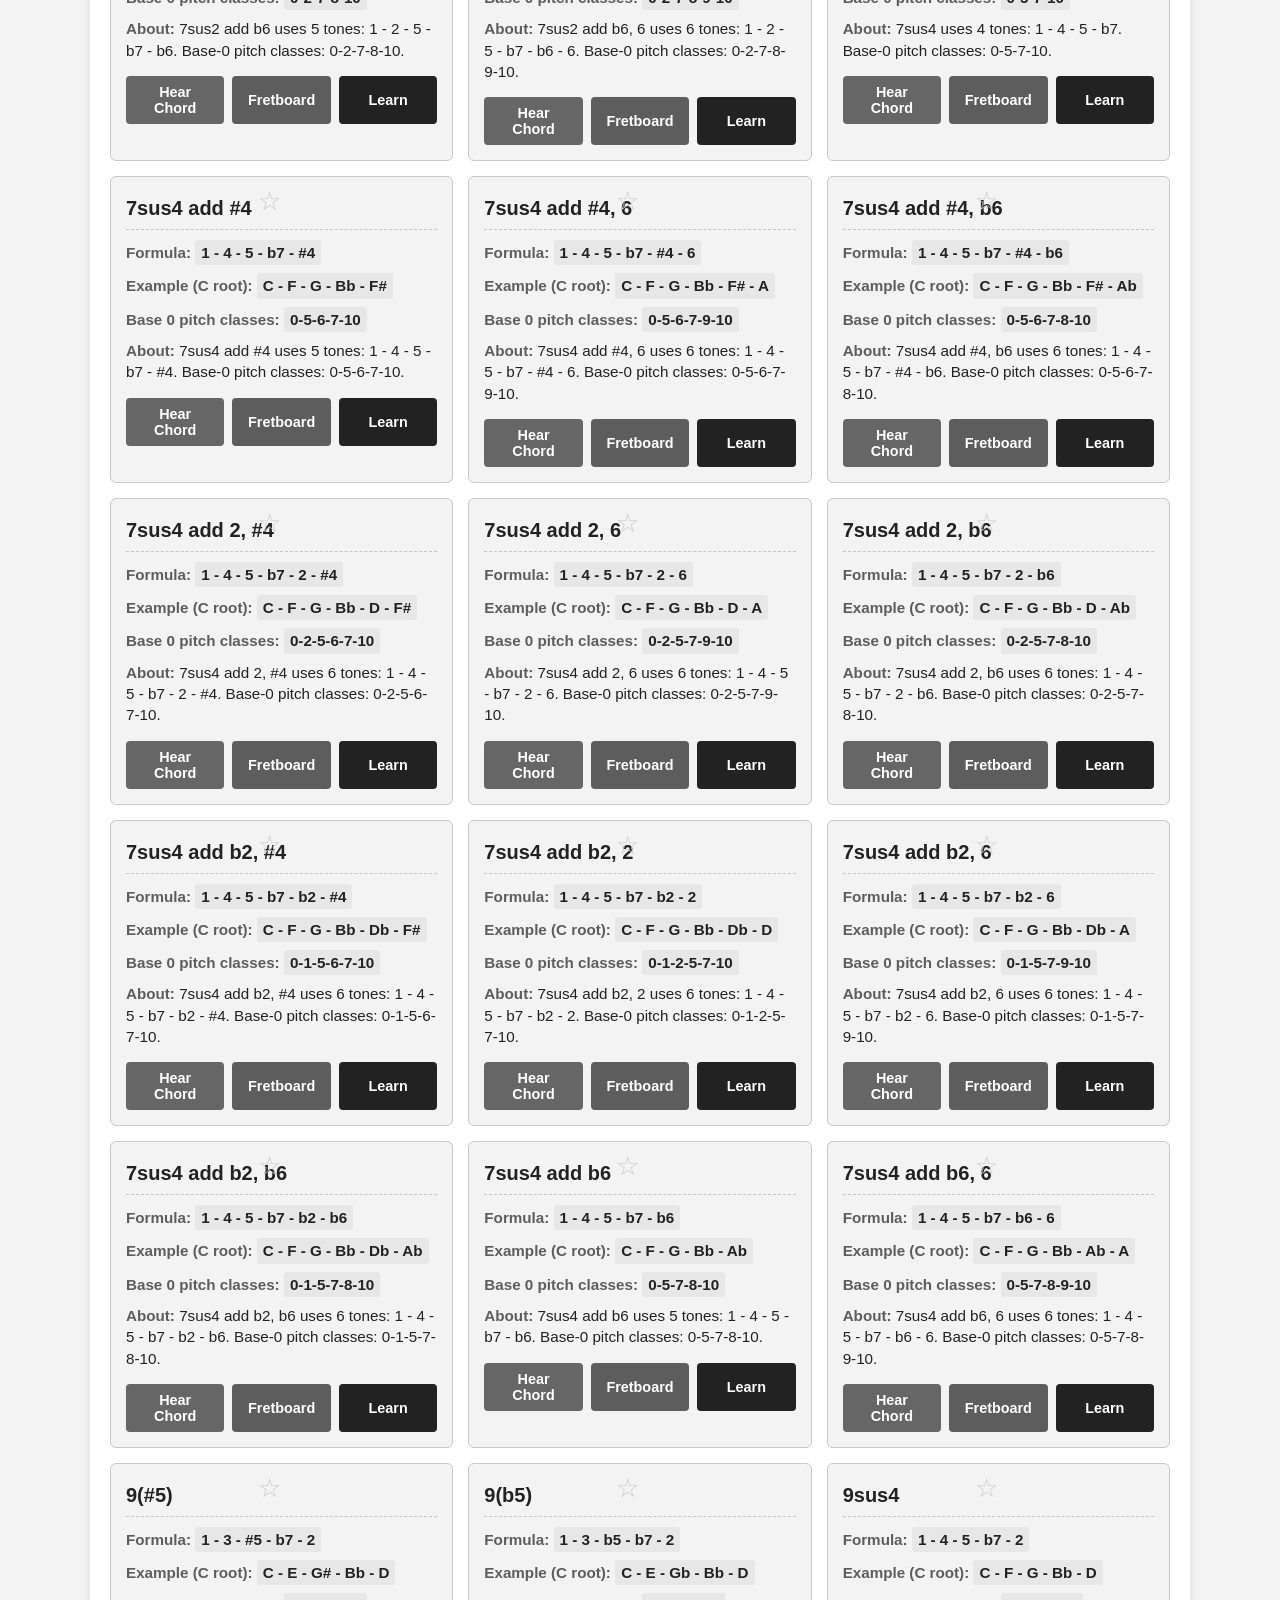
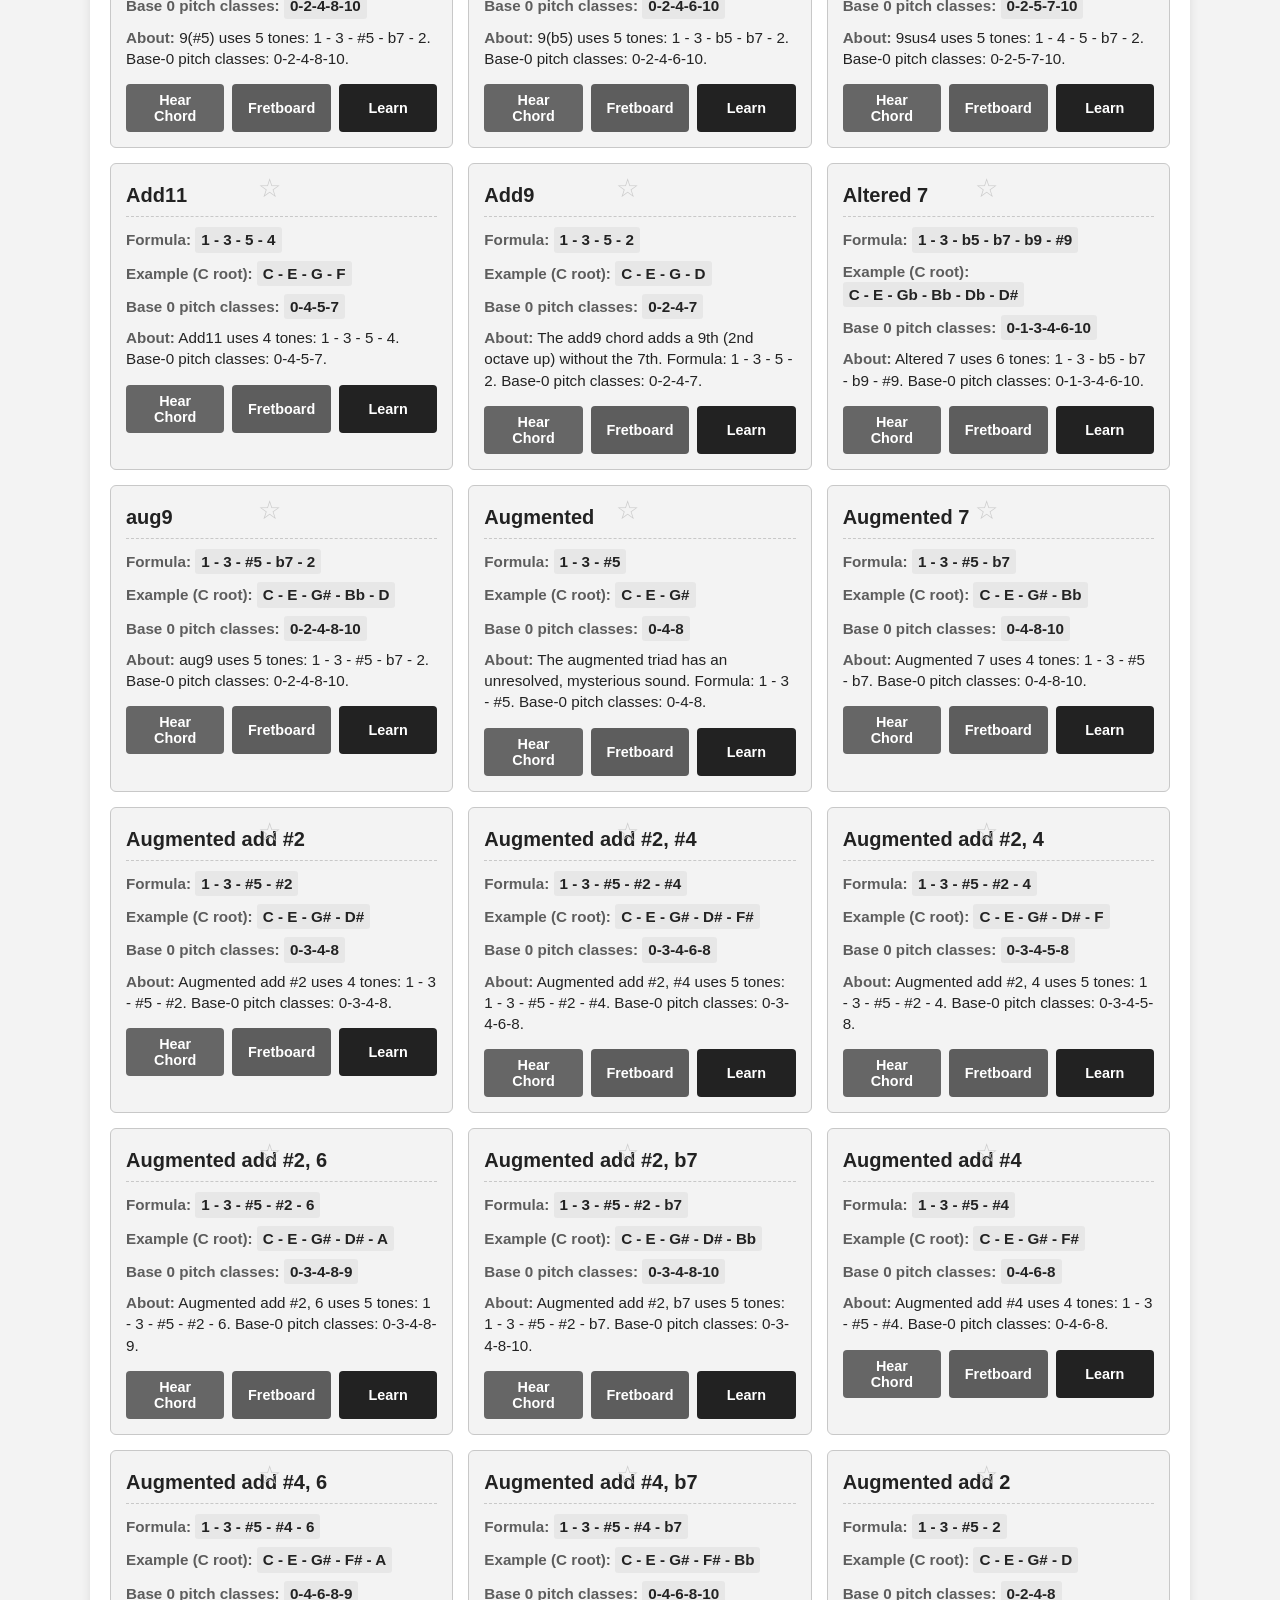
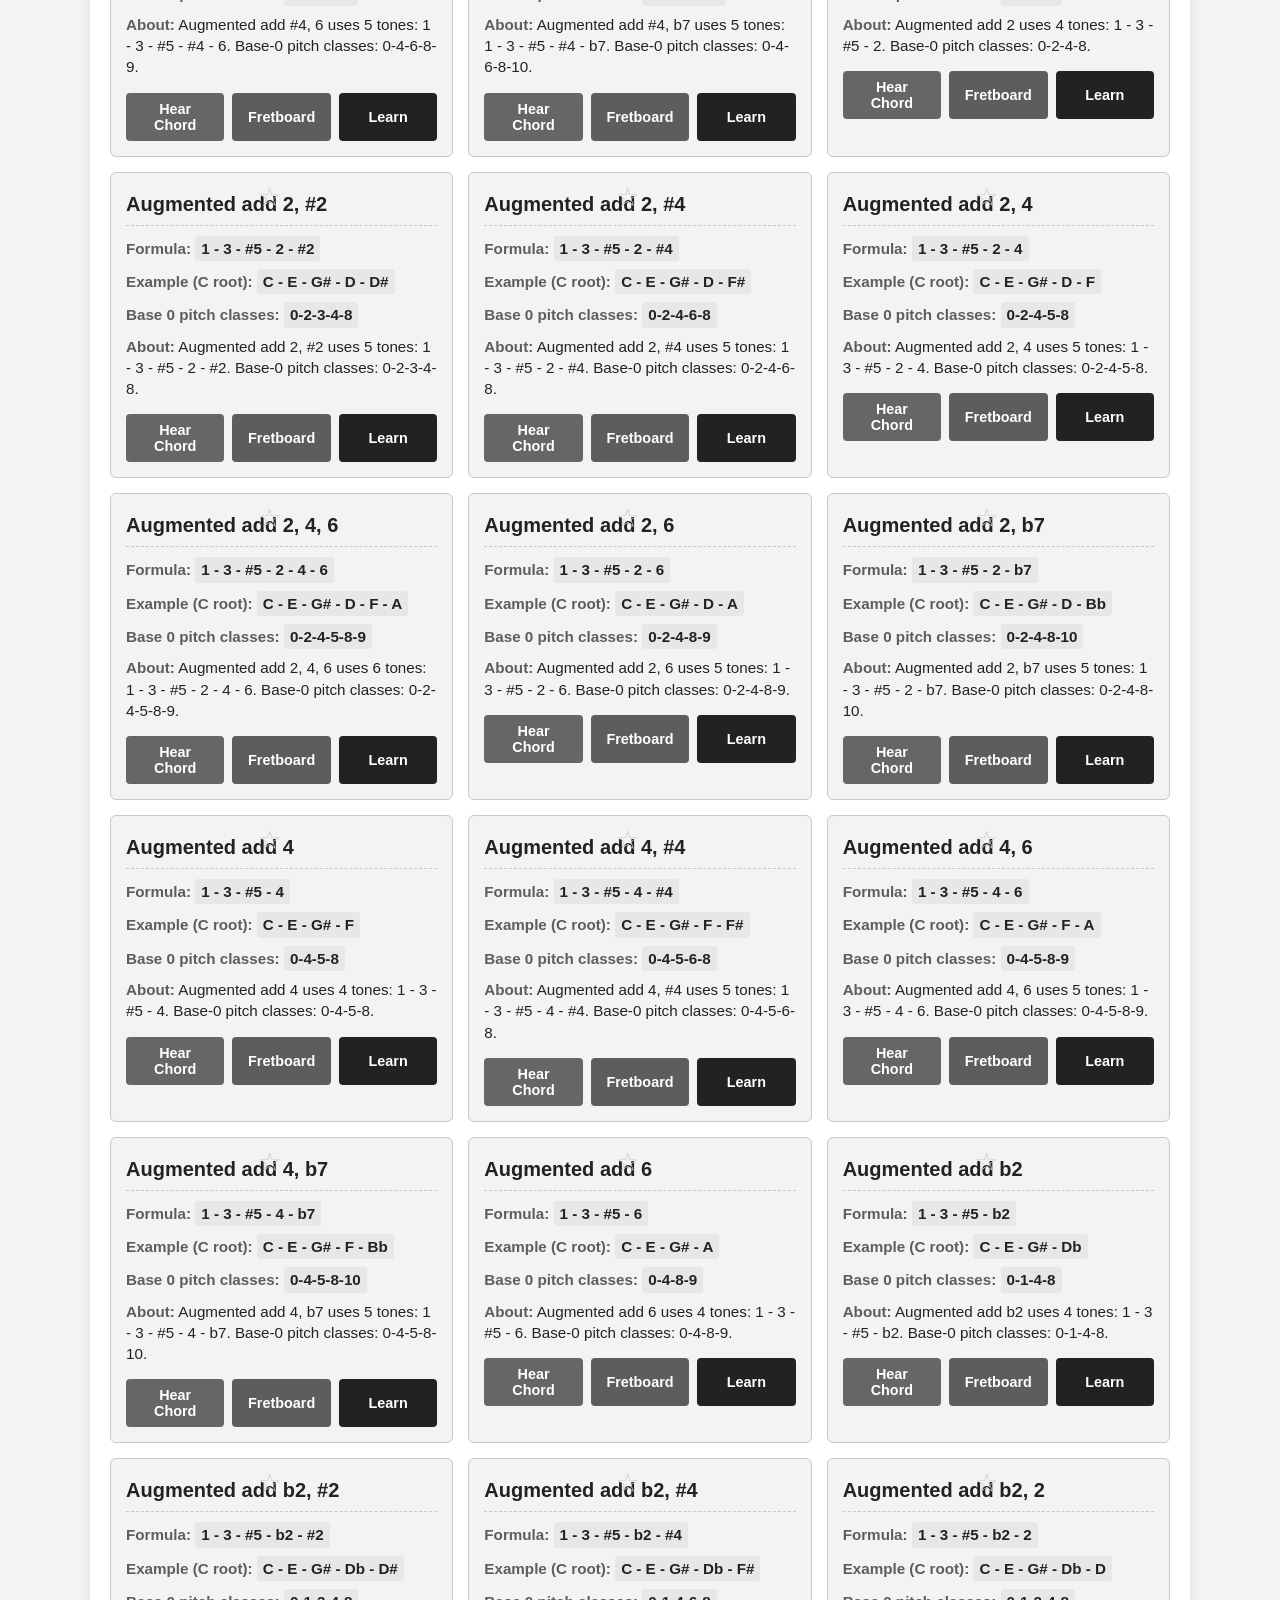
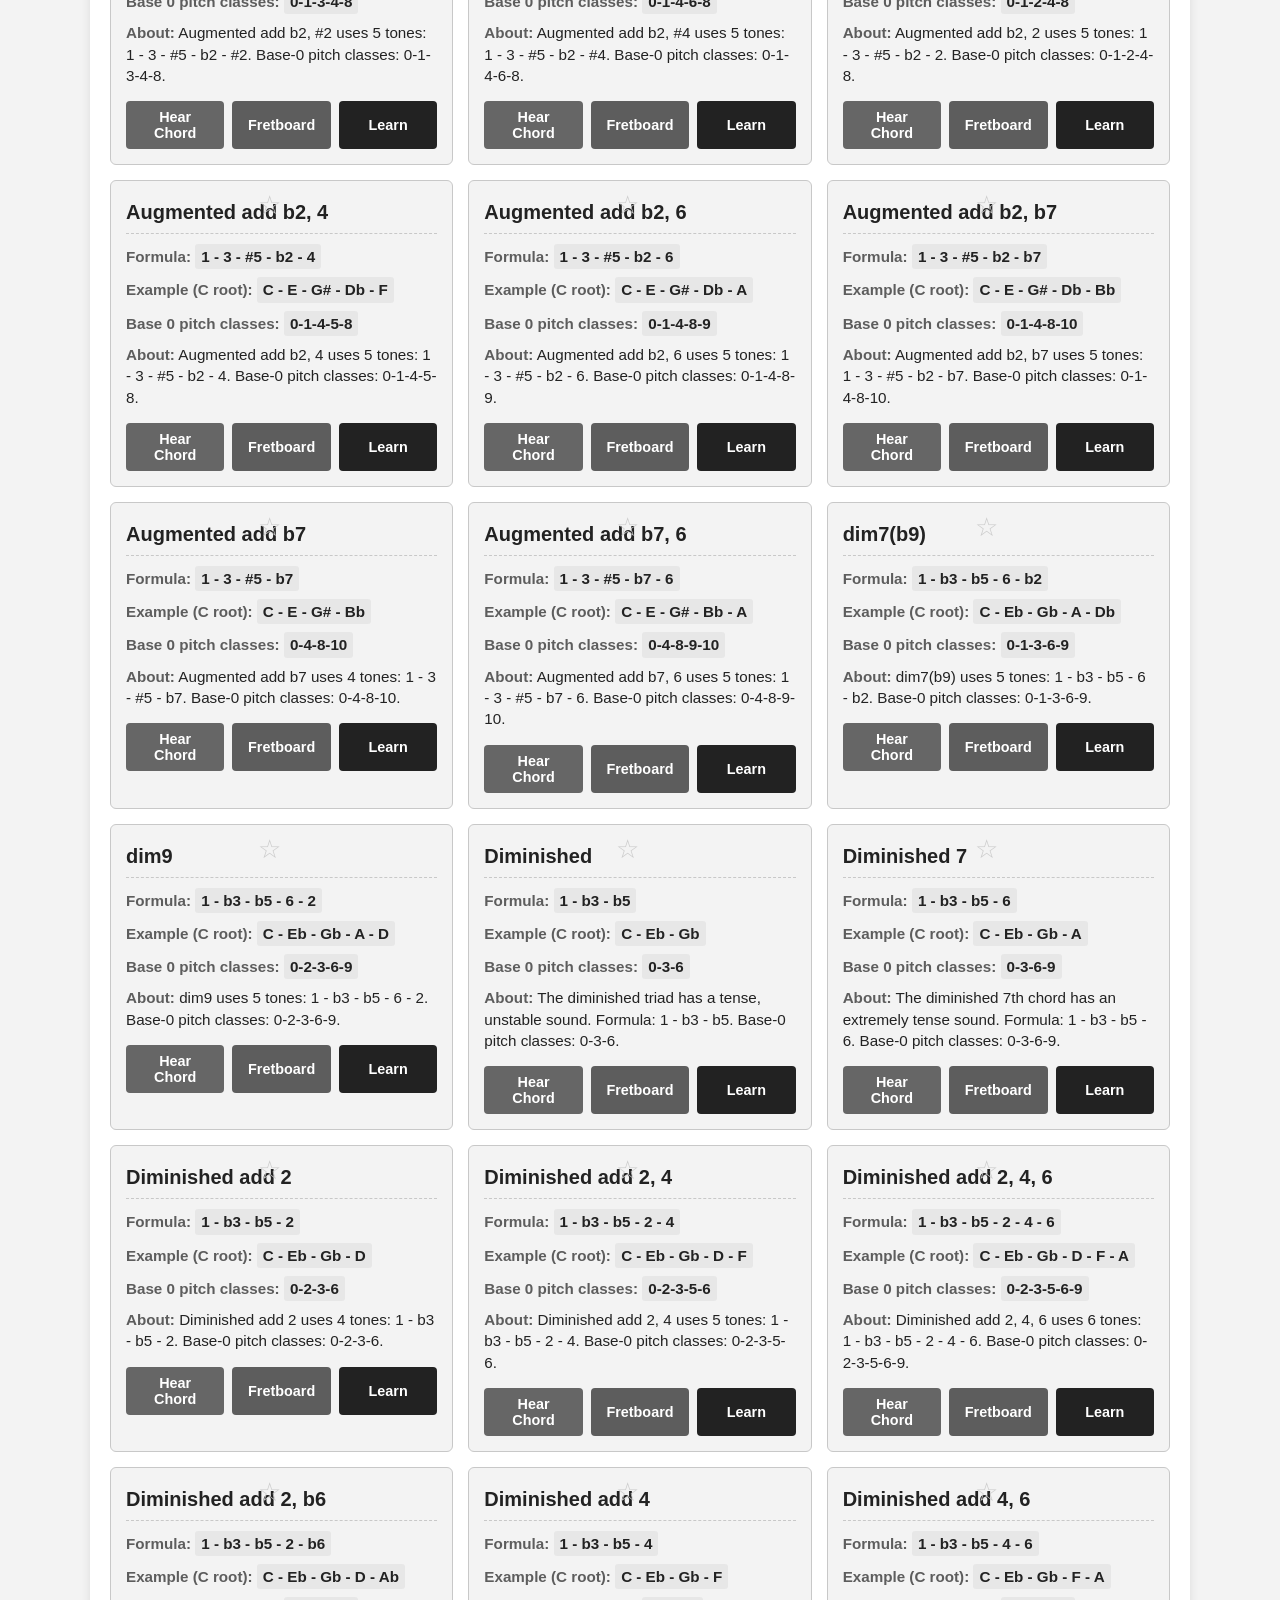
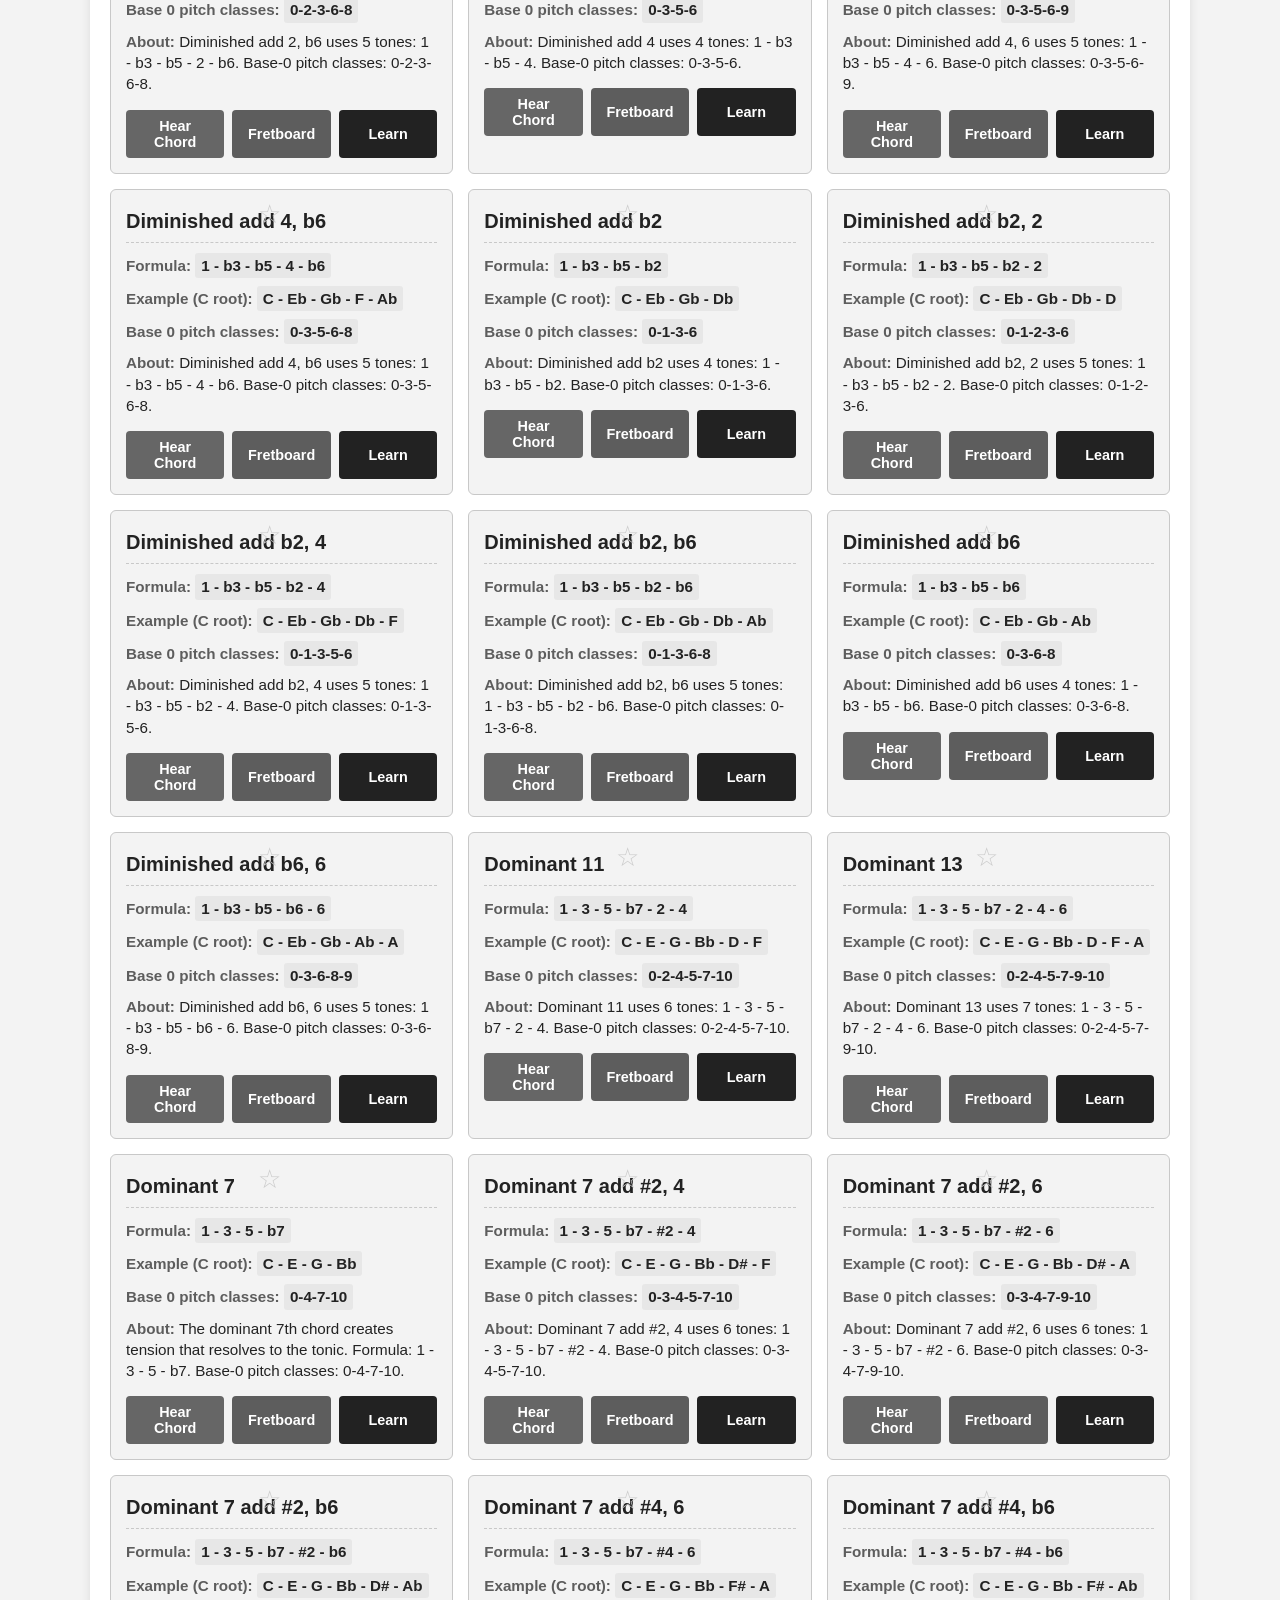
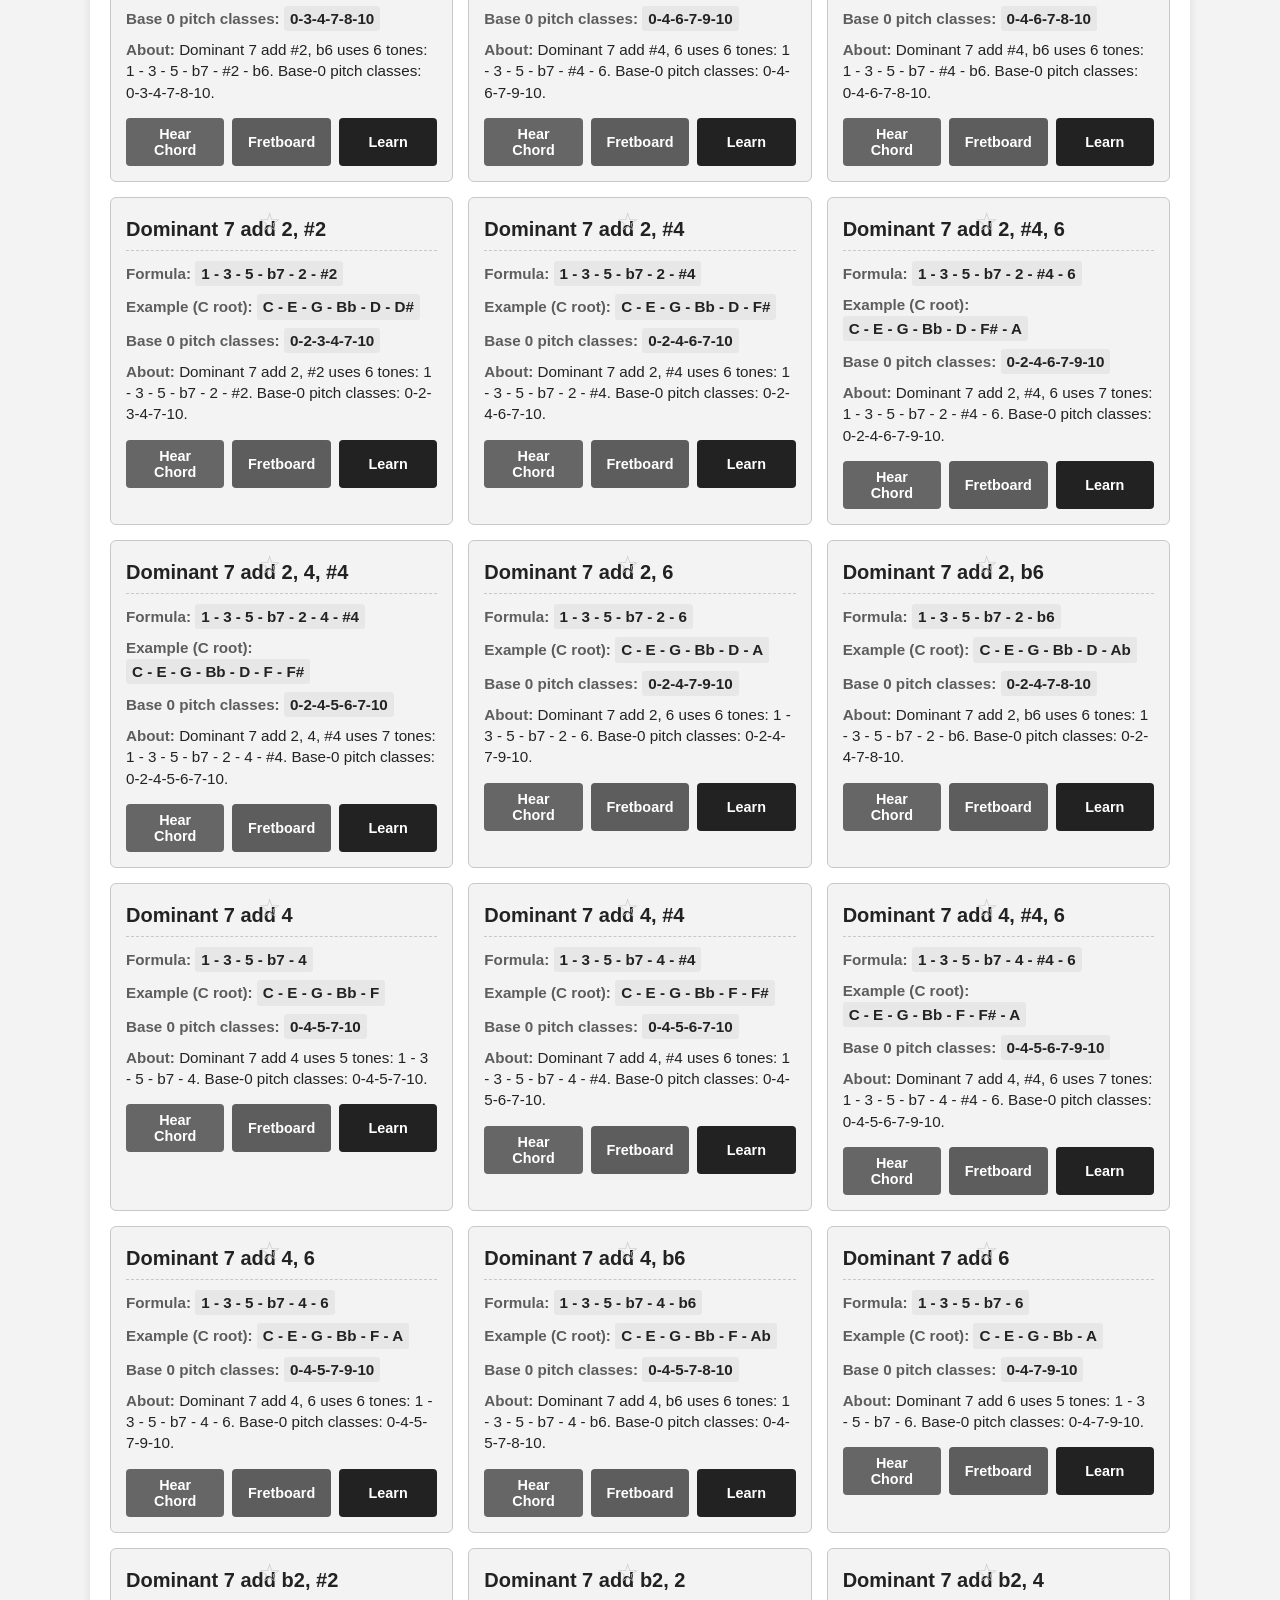
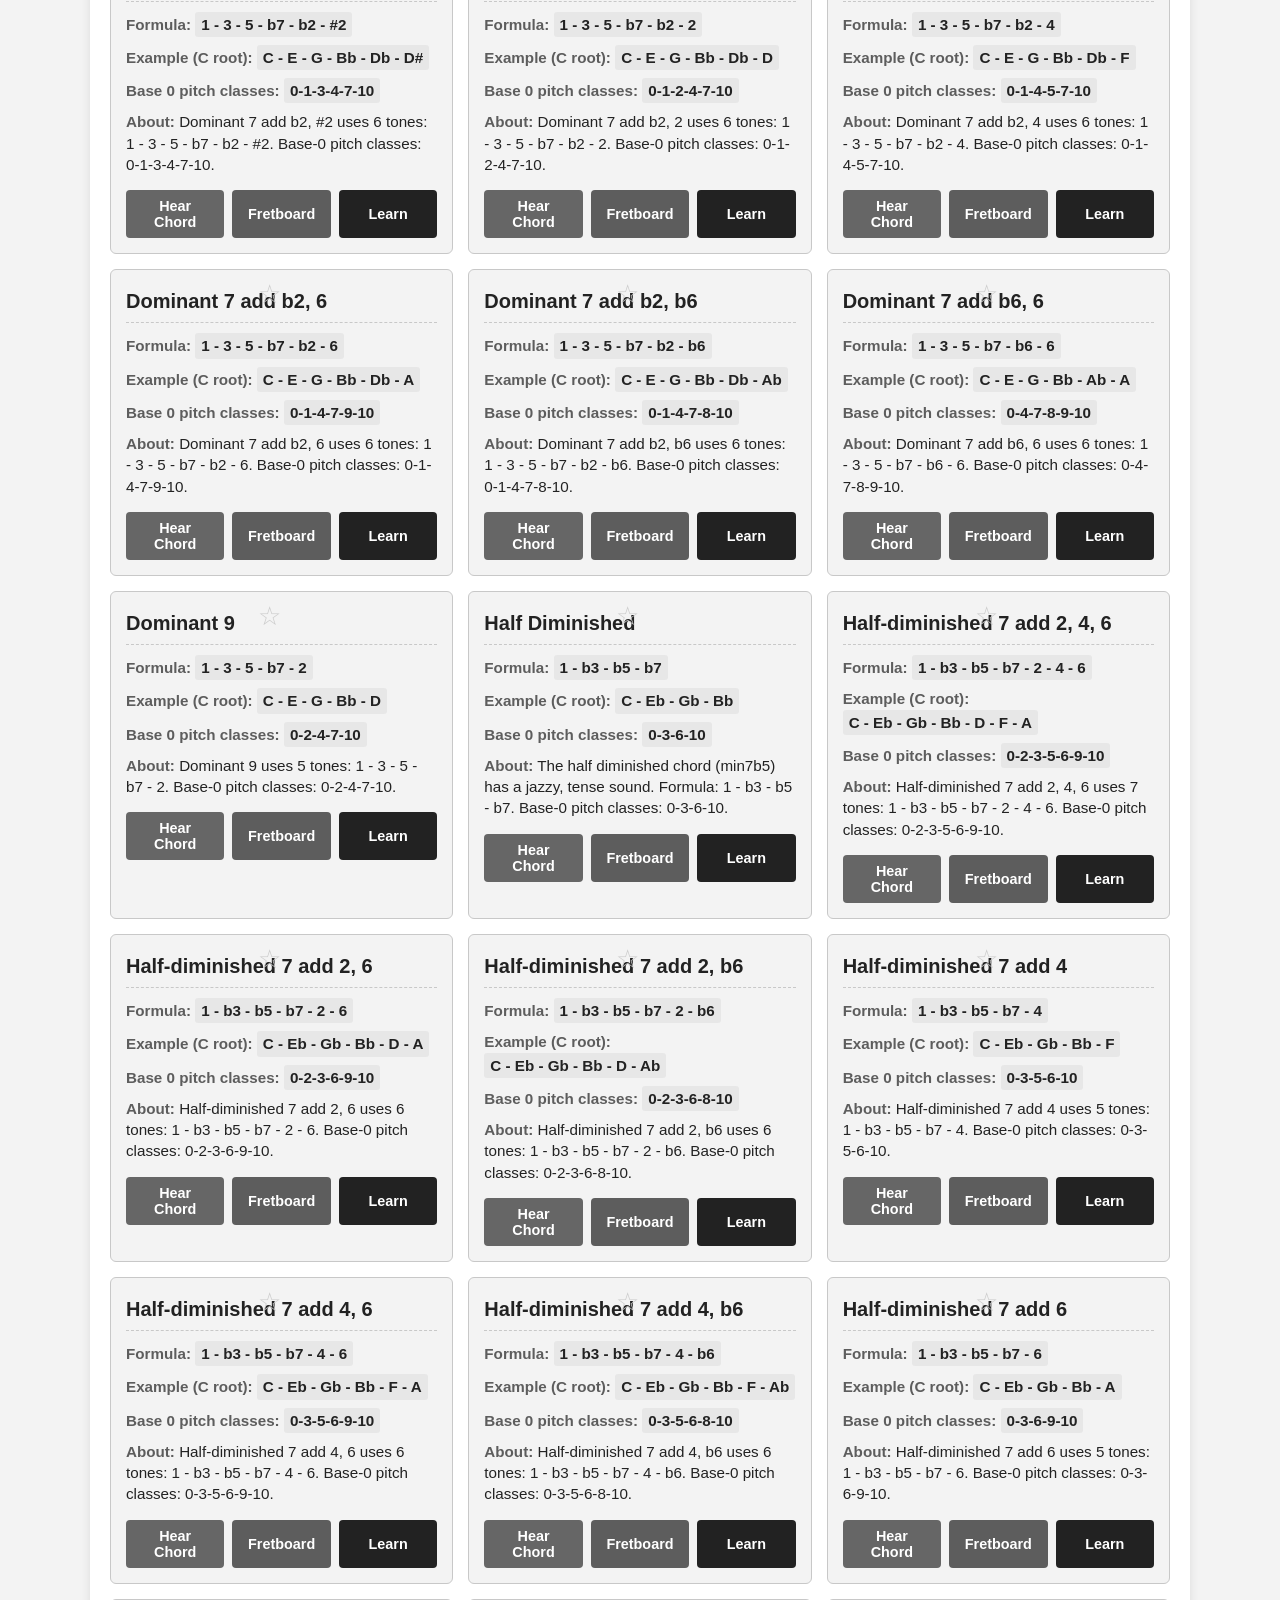
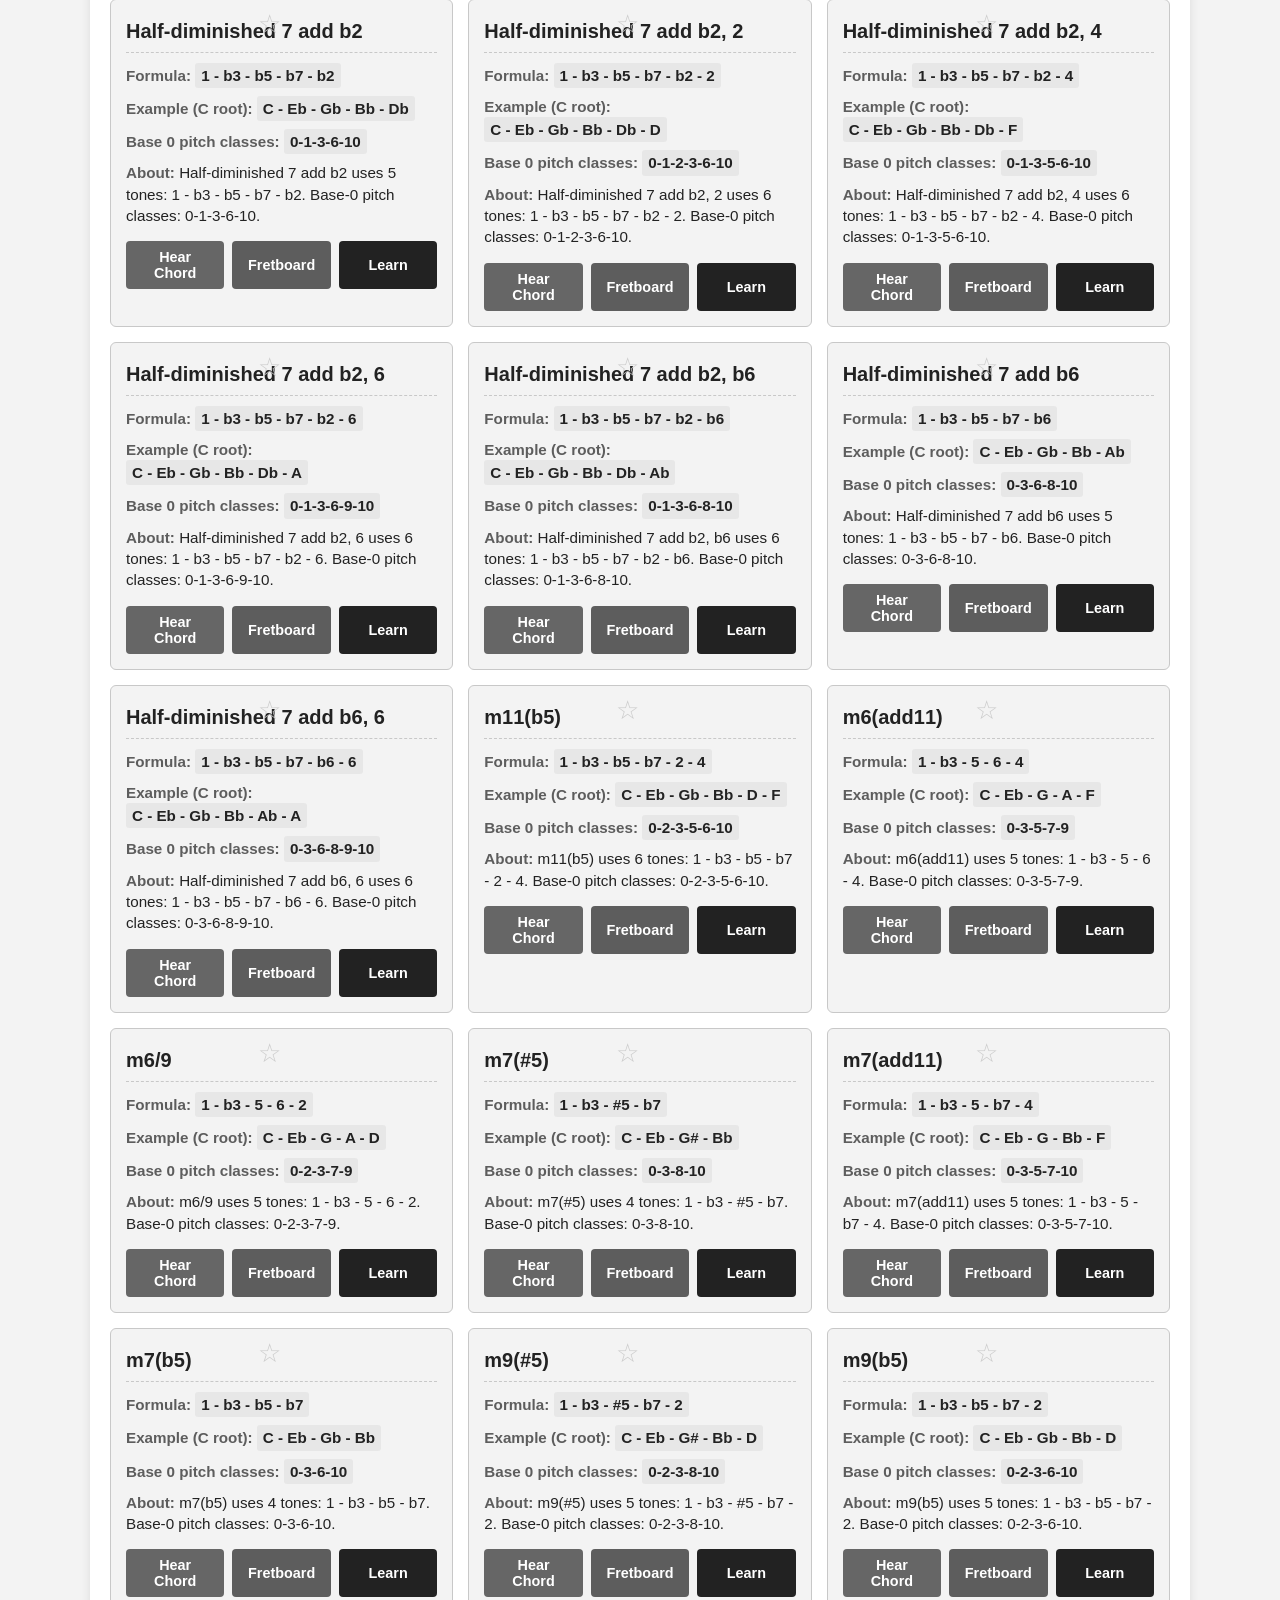
<file: chord-explorer-standalone.html>
<!DOCTYPE html>
<html lang="en">
<head>
    <meta name="theme-color" content="#2c3e50">
    <link rel="icon" href="icon-192.png">
    <link rel="apple-touch-icon" href="icon-192.png">
    <link rel="manifest" href="manifest.webmanifest">
    <meta charset="UTF-8">
    <meta name="viewport" content="width=device-width, initial-scale=1.0, viewport-fit=cover">
    <title>Chord Explorer</title>
    <link rel="stylesheet" href="layout.css">
    <link rel="stylesheet" href="components.css">
    <link rel="stylesheet" href="styles.css">
    <link rel="stylesheet" href="sidebar.css">
    <link rel="stylesheet" href="chords.css">
    <link rel="stylesheet" href="themes.css">
    <script src="theme-init.js"></script>
    <link rel="stylesheet" href="site.css">
    <script src="site.js" defer></script>
<link rel="stylesheet" href="standalone.css">
<style>.filter-section,.chord-filters,.chord-filter-actions,.interval-filter-list{display:none!important}</style>
</head>
<body>
    <header class="top-header">
        <div class="top-header-content">
            <h1 class="main-title" style="margin-right: 15px;">Scales Thesaurus</h1>
            <nav class="header-nav">
                <a href="home.html" class="header-link">Home</a>
                <a href="scales.html" class="header-link">Scales</a>
                <a href="chords.html" class="header-link">Chords</a>
                <a href="intervals.html" class="header-link">Intervals</a>
                <a href="data.html" class="header-link">Data</a>
                <a href="lessons.html" class="header-link">Lessons</a>
                <a href="about.html" class="header-link">About</a>

            </nav>
            <div class="sidebar-toggle-container">
                <button id="sidebar-toggle" aria-expanded="false" title="Back to Neck Diagram Explorer" onclick="window.location.href='fretboard.html'">
                    <span class="hamburger-line"></span>
                    <span class="hamburger-line"></span>
                    <span class="hamburger-line"></span>
                    <span class="sr-only">Go to App</span>
                </button>
            </div>
        </div>
    </header>

    <div class="chords-container">
        <h1>Musical Chords Explorer</h1>
        <p style="text-align: center; margin-bottom: 25px; font-style: italic; color: var(--secondary-color);">
            Browse our library of musical chords. Filter by required intervals, related scales, or your favorites.
        </p>

        <details class="explorer-about">
            <summary>About chords and Base 0</summary>
            <p>A chord is a set of tones heard together. Its interval formula describes each tone from the root; inversions change the bass note without changing the chord's pitch classes. Base 0 uses C = 0 through B = 11 and reduces every interval modulo 12, so octave extensions share a pitch-class number.</p>
        </details>

        <!-- Filter Section for Chords -->
        <div class="chord-filters">
            <div class="filter-section">
                <h2>Filter by Intervals Included</h2>
                <div class="interval-filter-list" id="interval-filter-list">
                    <!-- Interval filter checkboxes populated by JS -->
                </div>
            </div>
            
            <div style="display:grid; grid-template-columns: repeat(auto-fit, minmax(280px, 1fr)); gap:15px; align-items:flex-end;">
                <div class="filter-section">
                    <h2>Filter by Scale Container</h2>
                    <select id="scale-filter-select">
                        <option value="">-- All Scales --</option>
                        <!-- Scale options populated by JS -->
                    </select>
                </div>
                
                <div class="chord-filter-actions">
                    <div class="filter-section favorite-filter">
                        <input type="checkbox" id="show-favorites-only">
                        <label for="show-favorites-only">Show Favorites Only</label>
                    </div>
                    <div class="filter-section favorite-filter">
                        <input type="checkbox" id="named-only">
                        <label for="named-only" title="Keep recognized chord qualities; hide formula-only entries">Named Only</label>
                    </div>
                    <div class="filter-section favorite-filter">
                        <input type="checkbox" id="mode-intervals-only">
                        <label for="mode-intervals-only" title="Require every chord interval to appear in a major mode formula">7-Mode Intervals Only</label>
                    </div>
                    <button id="clear-filters">Clear All Filters</button>
                    <span id="results-count" class="chord-results-count" aria-live="polite">Showing all chords</span>
                </div>
            </div>
        </div>

        <div class="chord-list" id="chord-list">
            <!-- Chord items populated by JS -->
        </div>
        
        <div style="text-align: center; margin-top: 40px;">
             <a href="fretboard.html" class="return-button">Explore the Neck Diagram Explorer</a>
        </div>
    </div>

    <!-- Core dependencies -->
    <script src="music-theory-data.js"></script>
    <script src="scales-data-standard.js"></script>
    <script src="scales-data-numeric.js"></script>
    <script src="scales-data-advanced-1.js"></script>
    <script src="scales-data-advanced-2.js"></script>
    <script src="scales-data-advanced-3.js"></script>
    <script src="scales-data-advanced-4.js"></script>
    <script src="scales-data-advanced-5.js"></script>
    <script src="scales-data-advanced-6.js"></script>
    <script src="scales-data-advanced-7a.js"></script>
    <script src="scales-data-advanced-7b.js"></script>
    <script src="scales-data-advanced-8.js"></script>
    <script src="scales-data-advanced-10.js"></script>
    <script src="scales-data-advanced-11.js"></script>
    <script src="mode-intervals.js"></script>
    <script src="themes-data.js"></script>
    <script src="music-theory.js"></script>
    <script src="music-theory-logic.js"></script>
    <script src="music-theory-chords.js"></script>
    <script src="music-theory-descriptions.js"></script>
    <script src="app-theory-lessons.js"></script>
    <script src="audio-preview.js"></script>
    <!-- Page logic -->
    <script src="chords-app.js"></script>
</body>
</html>
</file>
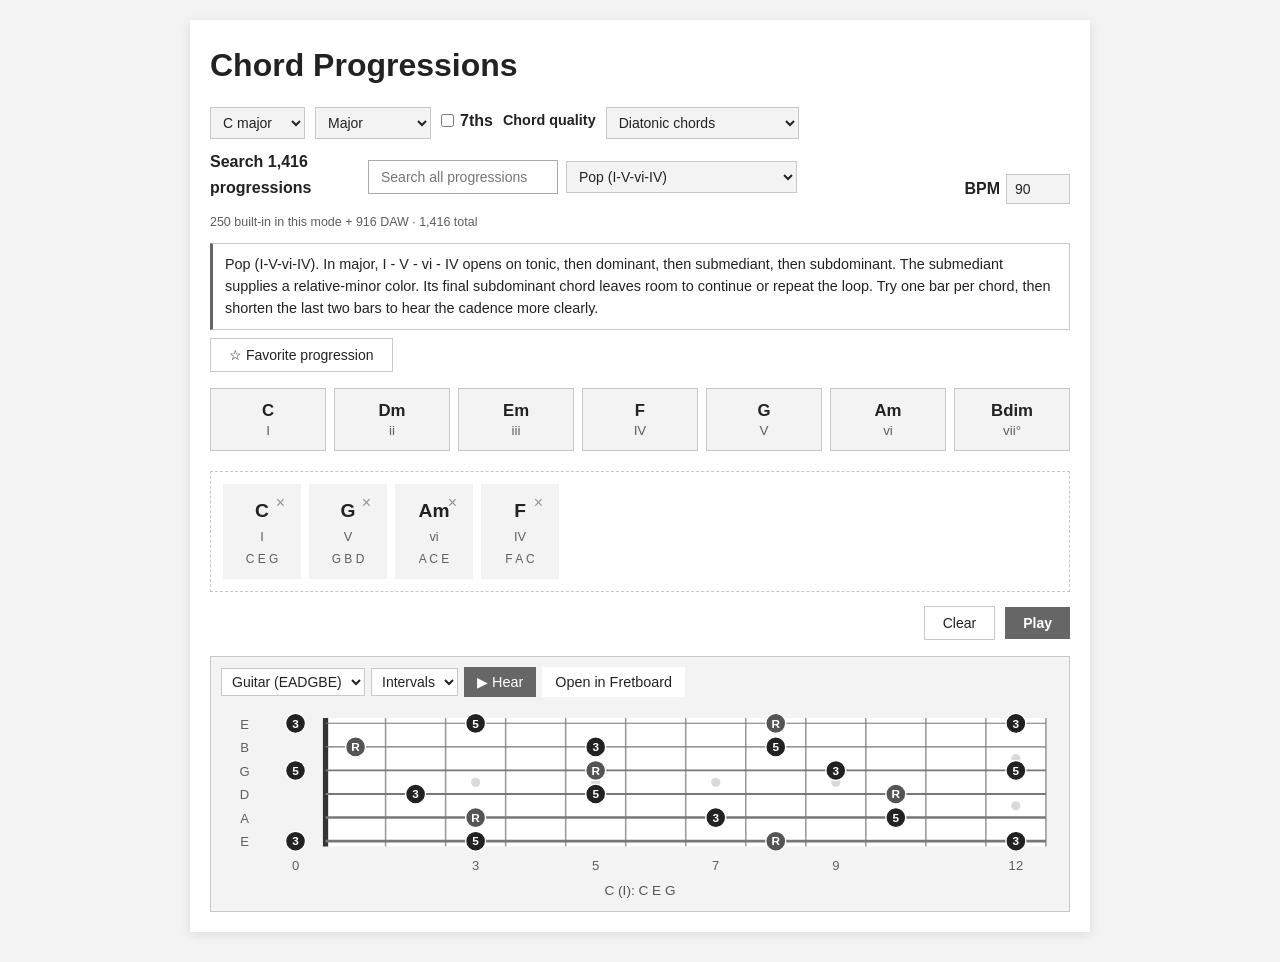
<file: chord-progressions-standalone.html>
<!DOCTYPE html>
<html lang="en">
<head>
    <meta name="theme-color" content="#2c3e50">
    <link rel="icon" href="icon-192.png">
    <link rel="apple-touch-icon" href="icon-192.png">
    <link rel="manifest" href="manifest.webmanifest">
    <meta charset="UTF-8">
    <meta name="viewport" content="width=device-width, initial-scale=1.0, viewport-fit=cover">
    <title>Chord Progressions</title>
    <link rel="stylesheet" href="layout.css">
    <link rel="stylesheet" href="components.css">
    <link rel="stylesheet" href="styles.css">
    <link rel="stylesheet" href="themes.css">
    <script src="theme-init.js"></script>
    <style>
        .cp { max-width: 900px; margin: 20px auto; padding: 20px; background: var(--card-bg); border-radius: 8px; box-shadow: 0 2px 10px rgba(0,0,0,0.1); }
        .cp h1 { color: var(--primary-color); margin: 0 0 16px; }
        .cp-bar { display: flex; flex-wrap: wrap; gap: 10px; align-items: center; margin-bottom: 16px; }
        .cp-bar select, .cp-bar input[type=number] { padding: 6px 8px; border-radius: 4px; border: 1px solid var(--border-color); background: var(--bg-color); color: var(--text-color); }
        .cp-bar input[type=number] { width: 64px; }
        .cp-bar label { display: flex; align-items: center; gap: 6px; }
        .cp-bar .grow { flex: 1; }
        .cp-btn { padding: 8px 18px; border: none; border-radius: 4px; background: var(--accent-color); color: var(--button-text, #fff); font-weight: bold; cursor: pointer; }
        .cp-btn.ghost { background: transparent; color: var(--text-color); border: 1px solid var(--border-color); font-weight: normal; }
        .cp-btn:disabled { opacity: 0.5; cursor: default; }
        #cp-palette { display: grid; grid-template-columns: repeat(7, 1fr); gap: 8px; margin-bottom: 20px; }
        .cp-chord { display: flex; flex-direction: column; align-items: center; gap: 2px; padding: 12px 4px; border: 1px solid var(--border-color); border-radius: 6px; background: var(--bg-color); color: var(--text-color); cursor: pointer; font-size: 1.05em; }
        .cp-chord:hover { border-color: var(--accent-color); }
        .cp-chord small, .cp-step small { opacity: 0.7; font-size: 0.8em; }
        #cp-prog { display: flex; flex-wrap: wrap; gap: 8px; min-height: 90px; padding: 12px; border: 1px dashed var(--border-color); border-radius: 6px; }
        .cp-step { cursor: pointer; position: relative; display: flex; flex-direction: column; align-items: center; min-width: 78px; padding: 10px 8px 8px; border-radius: 6px; background: var(--bg-color); border: 2px solid transparent; transition: border-color .1s, transform .1s; }
        .cp-step.playing { border-color: var(--accent-color); transform: translateY(-3px); }
        .cp-step a { font-weight: bold; font-size: 1.2em; color: var(--primary-color); text-decoration: none; }
        .cp-notes { font-size: 0.75em; opacity: 0.7; margin-top: 2px; }
        .cp-step button { position: absolute; top: 0; right: 2px; background: none; border: none; color: var(--text-color); opacity: 0.45; cursor: pointer; font-size: 1em; }
        .cp-step button:hover { opacity: 1; }
        .cp-empty { opacity: 0.6; margin: auto; }
        @media (max-width: 600px) { #cp-palette { grid-template-columns: repeat(4, 1fr); } }
    </style>
    <link rel="stylesheet" href="mini-fretboard.css">
    <link rel="stylesheet" href="site.css">
    <link rel="stylesheet" href="progressions.css">
    <link rel="stylesheet" href="square-edges.css">
    <script src="site.js" defer></script>
<link rel="stylesheet" href="standalone.css">
</head>
<body class="progressions-page">
    <header class="top-header">
        <div class="top-header-content">
            <a class="site-brand" href="index.html" aria-label="Scales Thesaurus home">Scales Thesaurus</a>
            <nav class="header-nav" aria-label="Main navigation"></nav>
            <div class="sidebar-toggle-container">
                <a class="progressions-app-link" href="fretboard.html">Open Fretboard</a>
            </div>
        </div>
    </header>

    <div class="cp">
        <h1>Chord Progressions</h1>
        <div class="cp-bar">
            <select id="cp-key" aria-label="Key"></select>
            <select id="cp-mode" aria-label="Mode"><option value="major">Major</option><option value="minor">Minor</option><option value="preset" disabled>Preset scale</option></select>
            <label><input type="checkbox" id="cp-sevenths"> 7ths</label>
            <label class="cp-quality-label" for="cp-quality">Chord quality</label>
            <select id="cp-quality" aria-label="Chord quality"></select>
            <div class="cp-presets">
                <label class="sr-only" for="cp-preset-search">Search 1,416 progressions</label>
                <input type="search" id="cp-preset-search" placeholder="Search all progressions" autocomplete="off">
                <select id="cp-preset" aria-label="Choose a named progression"></select>
                <span id="cp-preset-count" role="status" aria-live="polite"></span>
            </div>
            <span class="grow"></span>
            <label>BPM <input type="number" id="cp-bpm" min="30" max="240" step="5"></label>
        </div>
        <p id="cp-preset-info" class="cp-preset-info" role="status" aria-live="polite"></p>
        <div class="cp-favorite-row"><button type="button" id="cp-favorite" class="cp-btn ghost" aria-pressed="false">☆ Favorite progression</button><span id="cp-favorite-status" role="status" aria-live="polite"></span></div>
        <div id="cp-palette"></div>
        <div id="cp-prog"></div>
        <div class="cp-bar" style="margin-top:14px">
            <span class="grow"></span>
            <button type="button" class="cp-btn ghost" id="cp-clear">Clear</button>
            <button type="button" class="cp-btn" id="cp-play">Play</button>
        </div>
        <div id="cp-fb" style="margin-top:16px"></div>
    </div>

    <script src="music-theory-data.js"></script>
    <script src="scales-data-standard.js"></script>
    <script src="scales-data-numeric.js"></script>
    <script src="scales-data-advanced-1.js"></script>
    <script src="scales-data-advanced-2.js"></script>
    <script src="scales-data-advanced-3.js"></script>
    <script src="scales-data-advanced-4.js"></script>
    <script src="scales-data-advanced-5.js"></script>
    <script src="scales-data-advanced-6.js"></script>
    <script src="scales-data-advanced-7a.js"></script>
    <script src="scales-data-advanced-7b.js"></script>
    <script src="scales-data-advanced-8.js"></script>
    <script src="scales-data-advanced-10.js"></script>
    <script src="scales-data-advanced-11.js"></script>
    <script src="music-theory.js"></script>
    <script src="music-theory-logic.js"></script>
    <script src="music-theory-chords.js"></script>
    <script src="music-theory-descriptions.js"></script>
    <script src="mini-fretboard.js"></script>
    <script src="theory-decks/theory.js"></script>
    <script src="theory-decks/tone.js"></script>
    <script src="theory-decks/sound.js"></script>
    <script src="theory-decks/daw-core.js"></script>
    <script src="theory-decks/daw-presets.js"></script>
    <script src="progressions-app.js"></script>
</body>
</html>
</file>
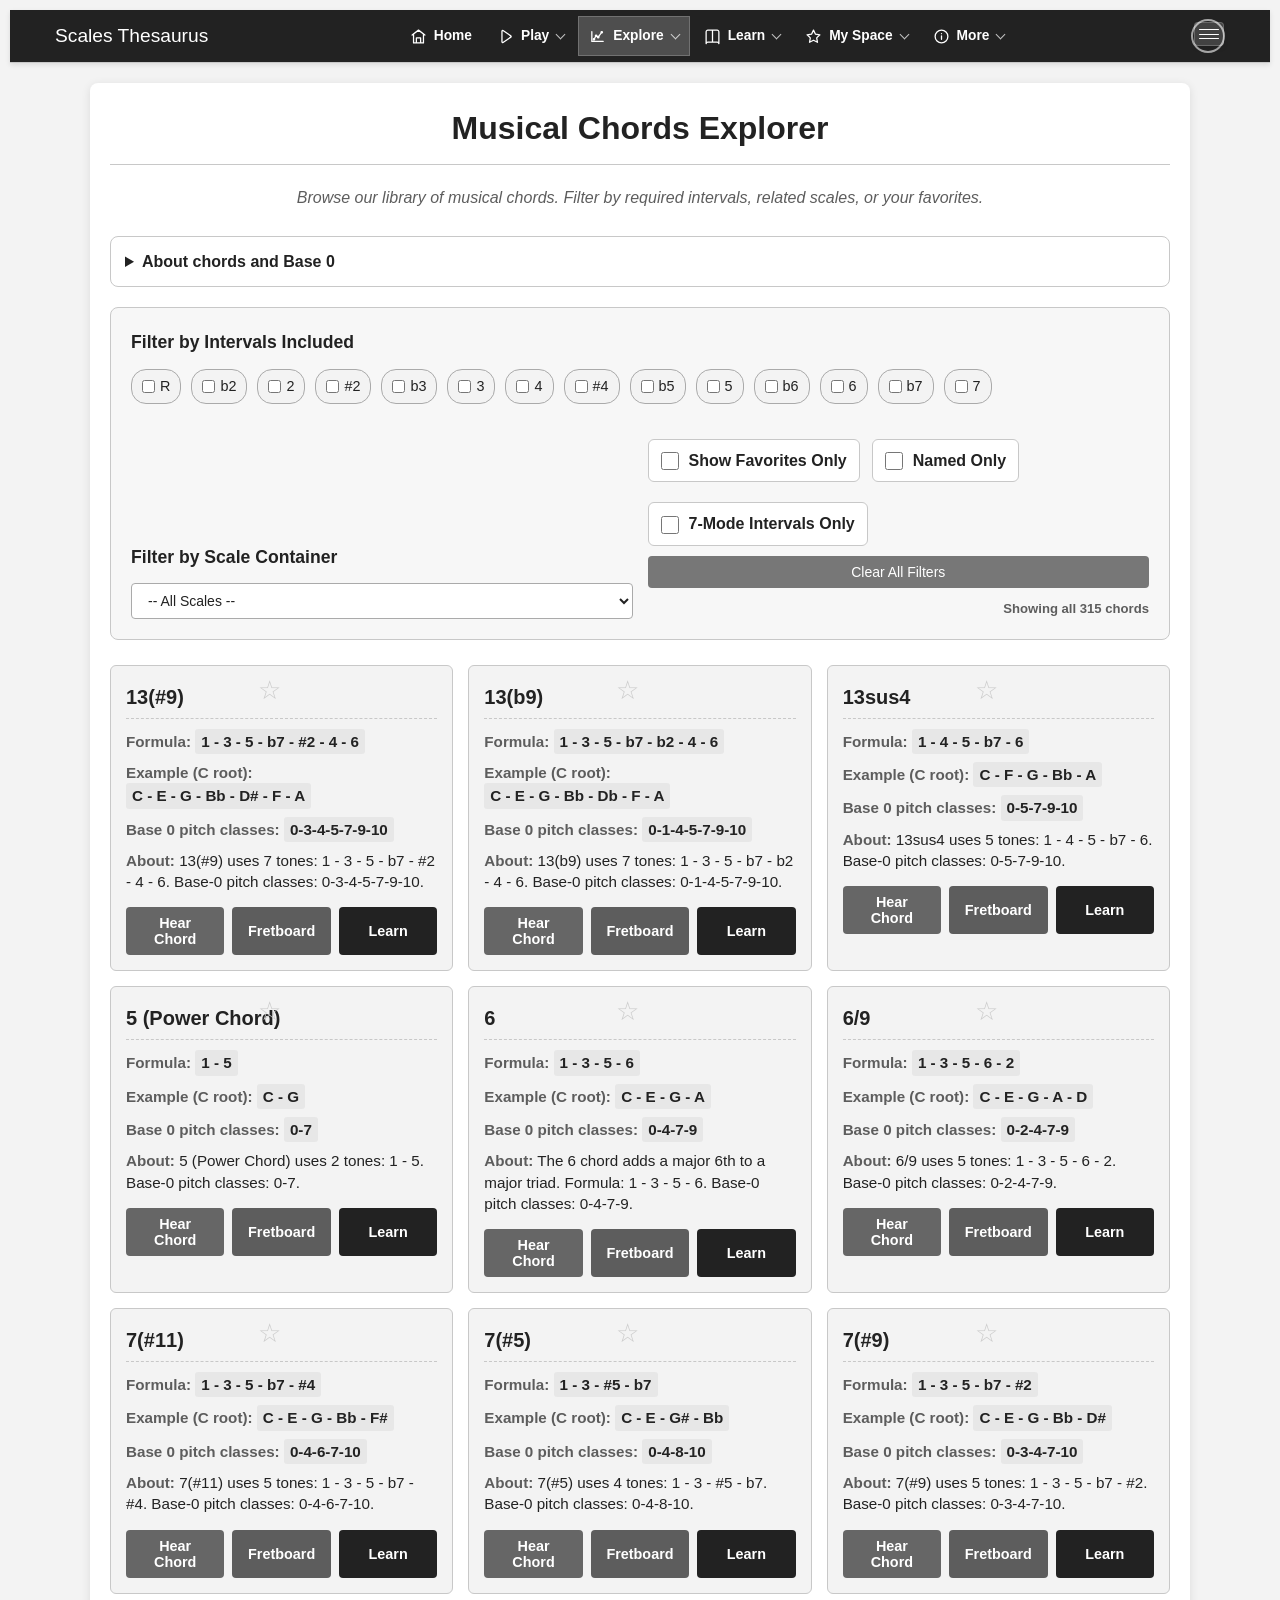
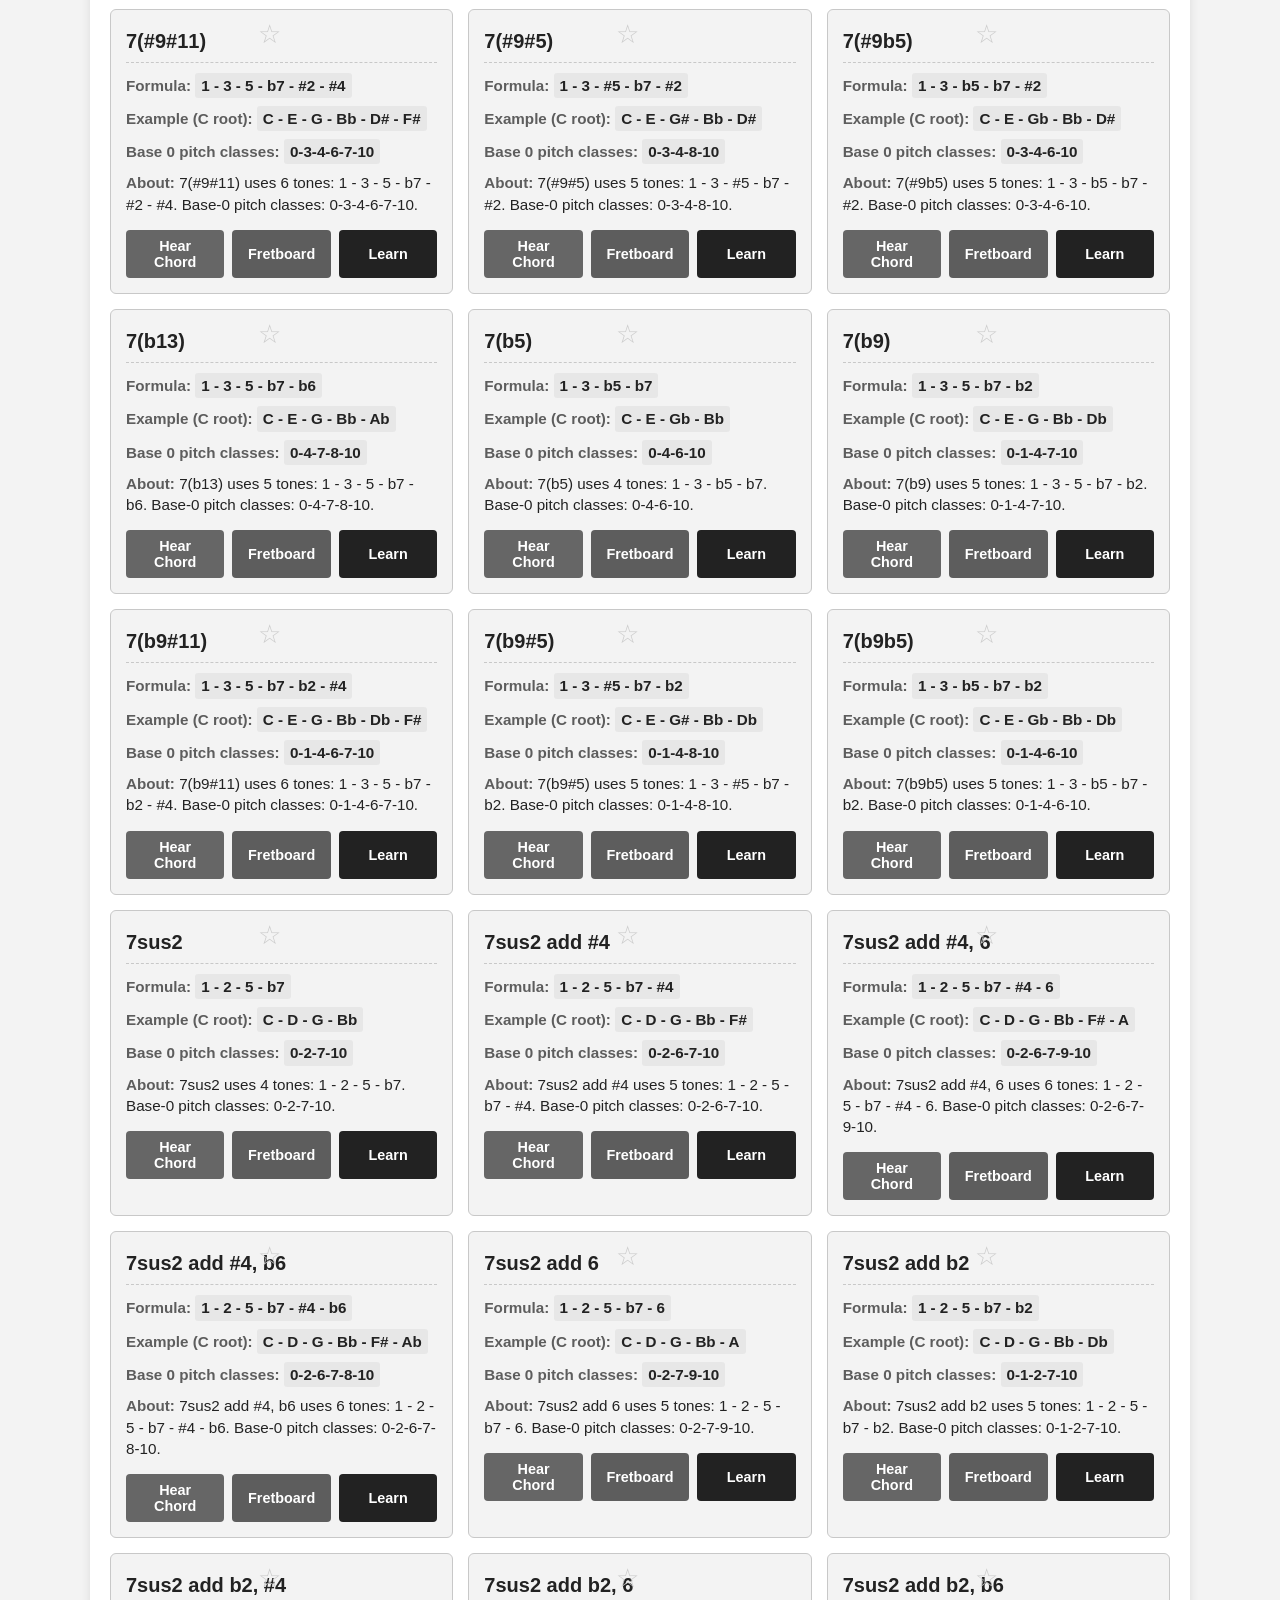
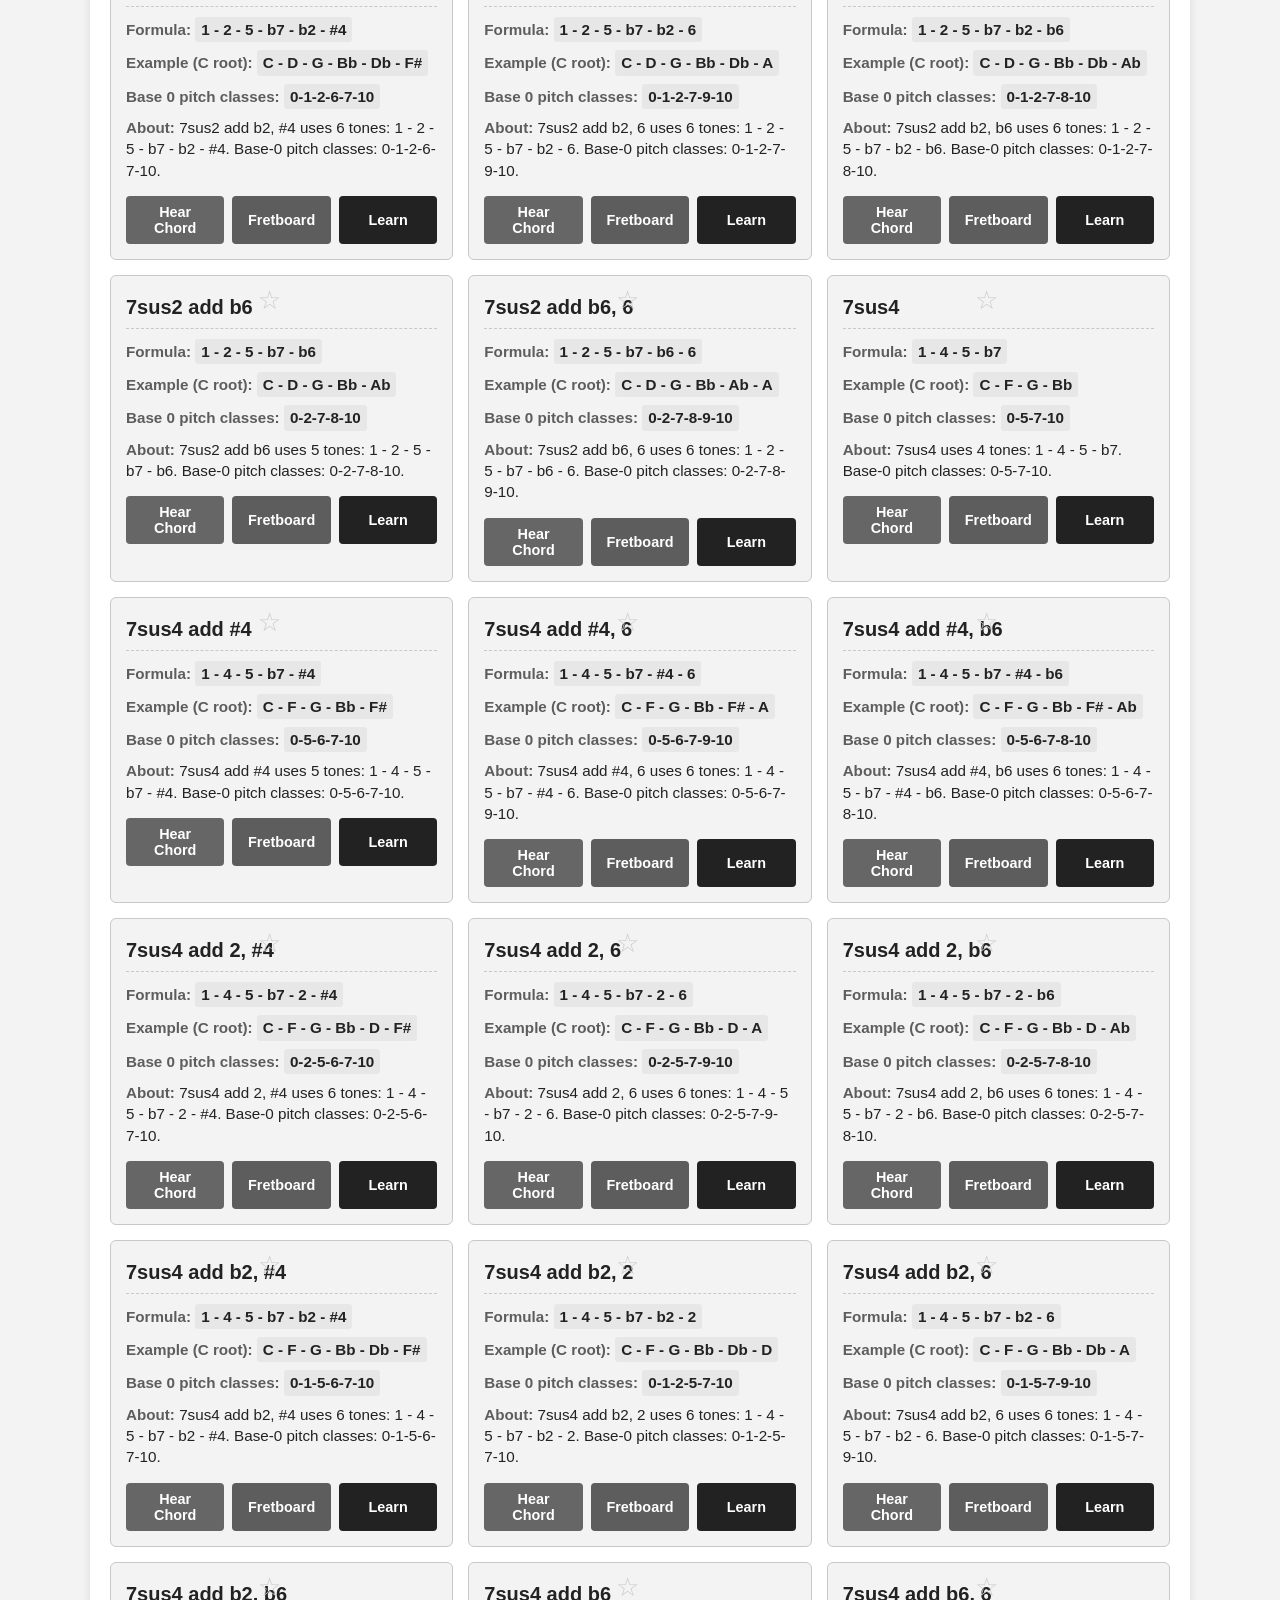
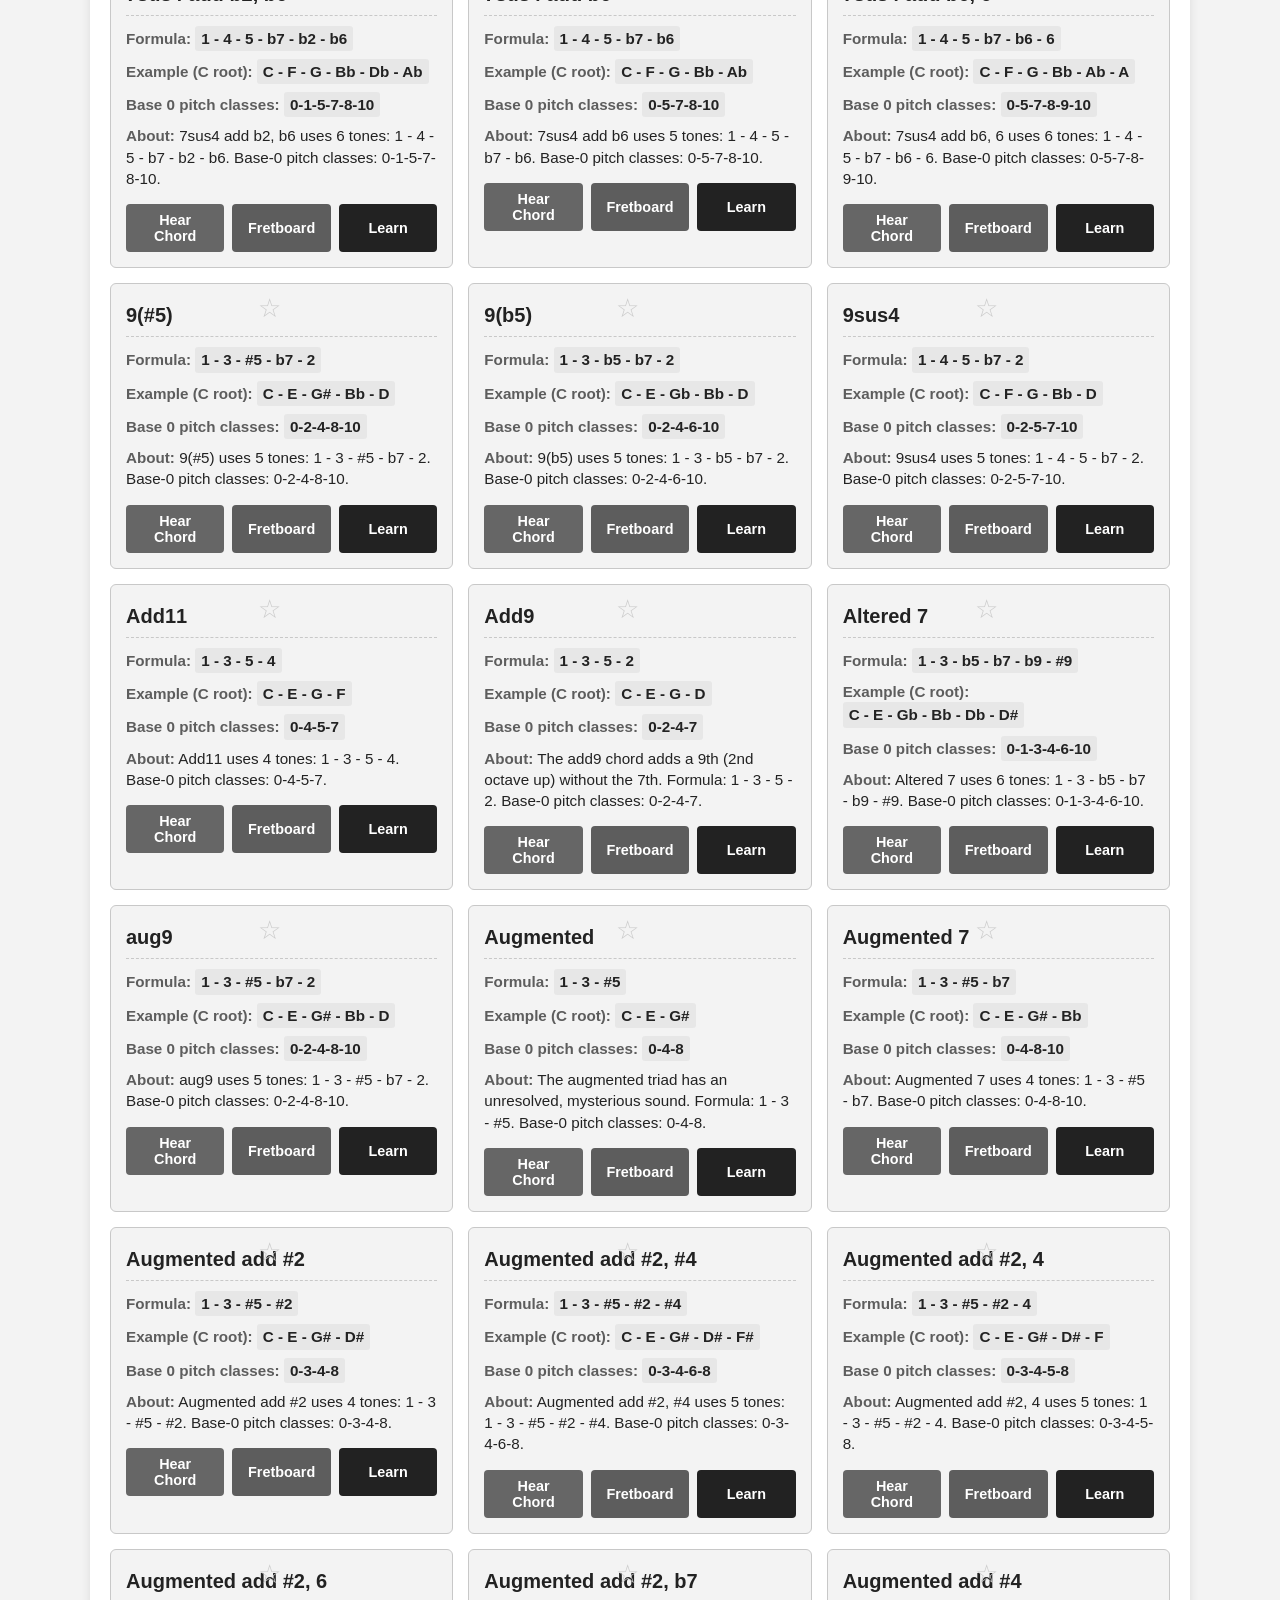
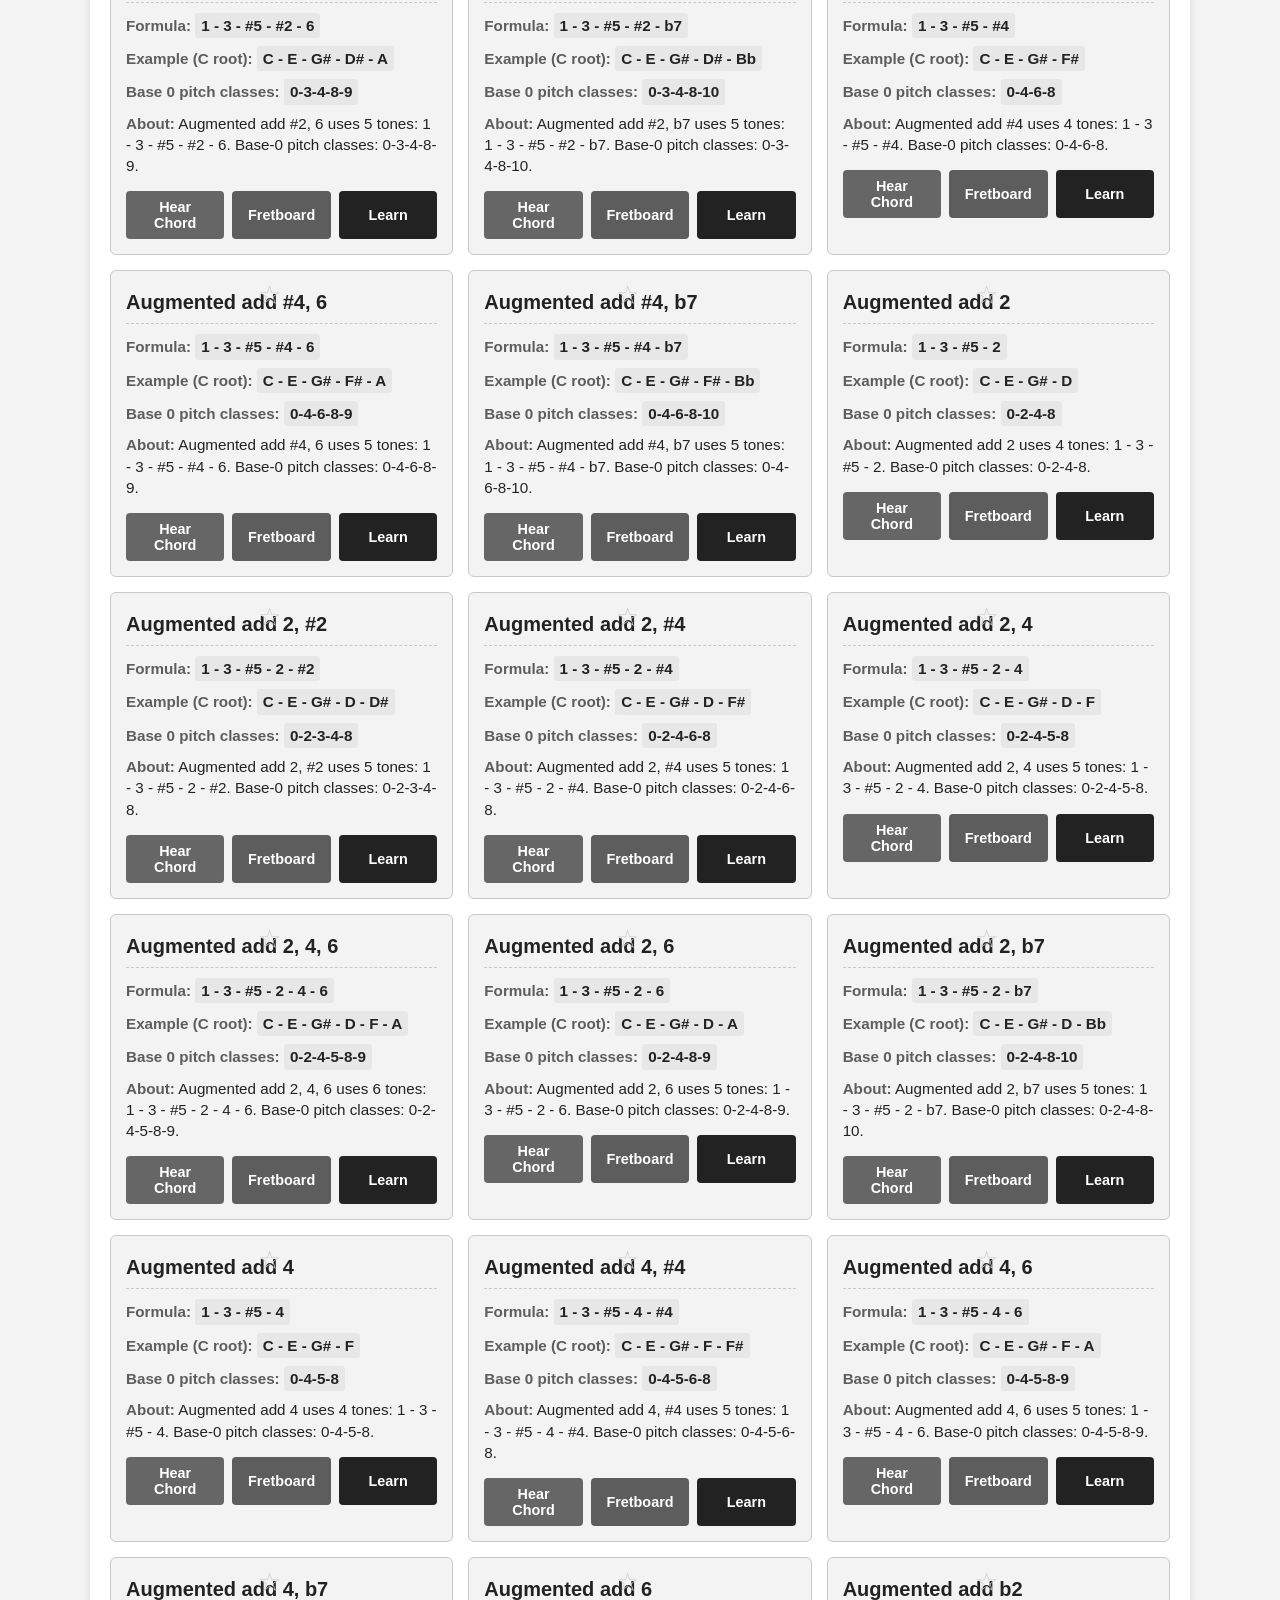
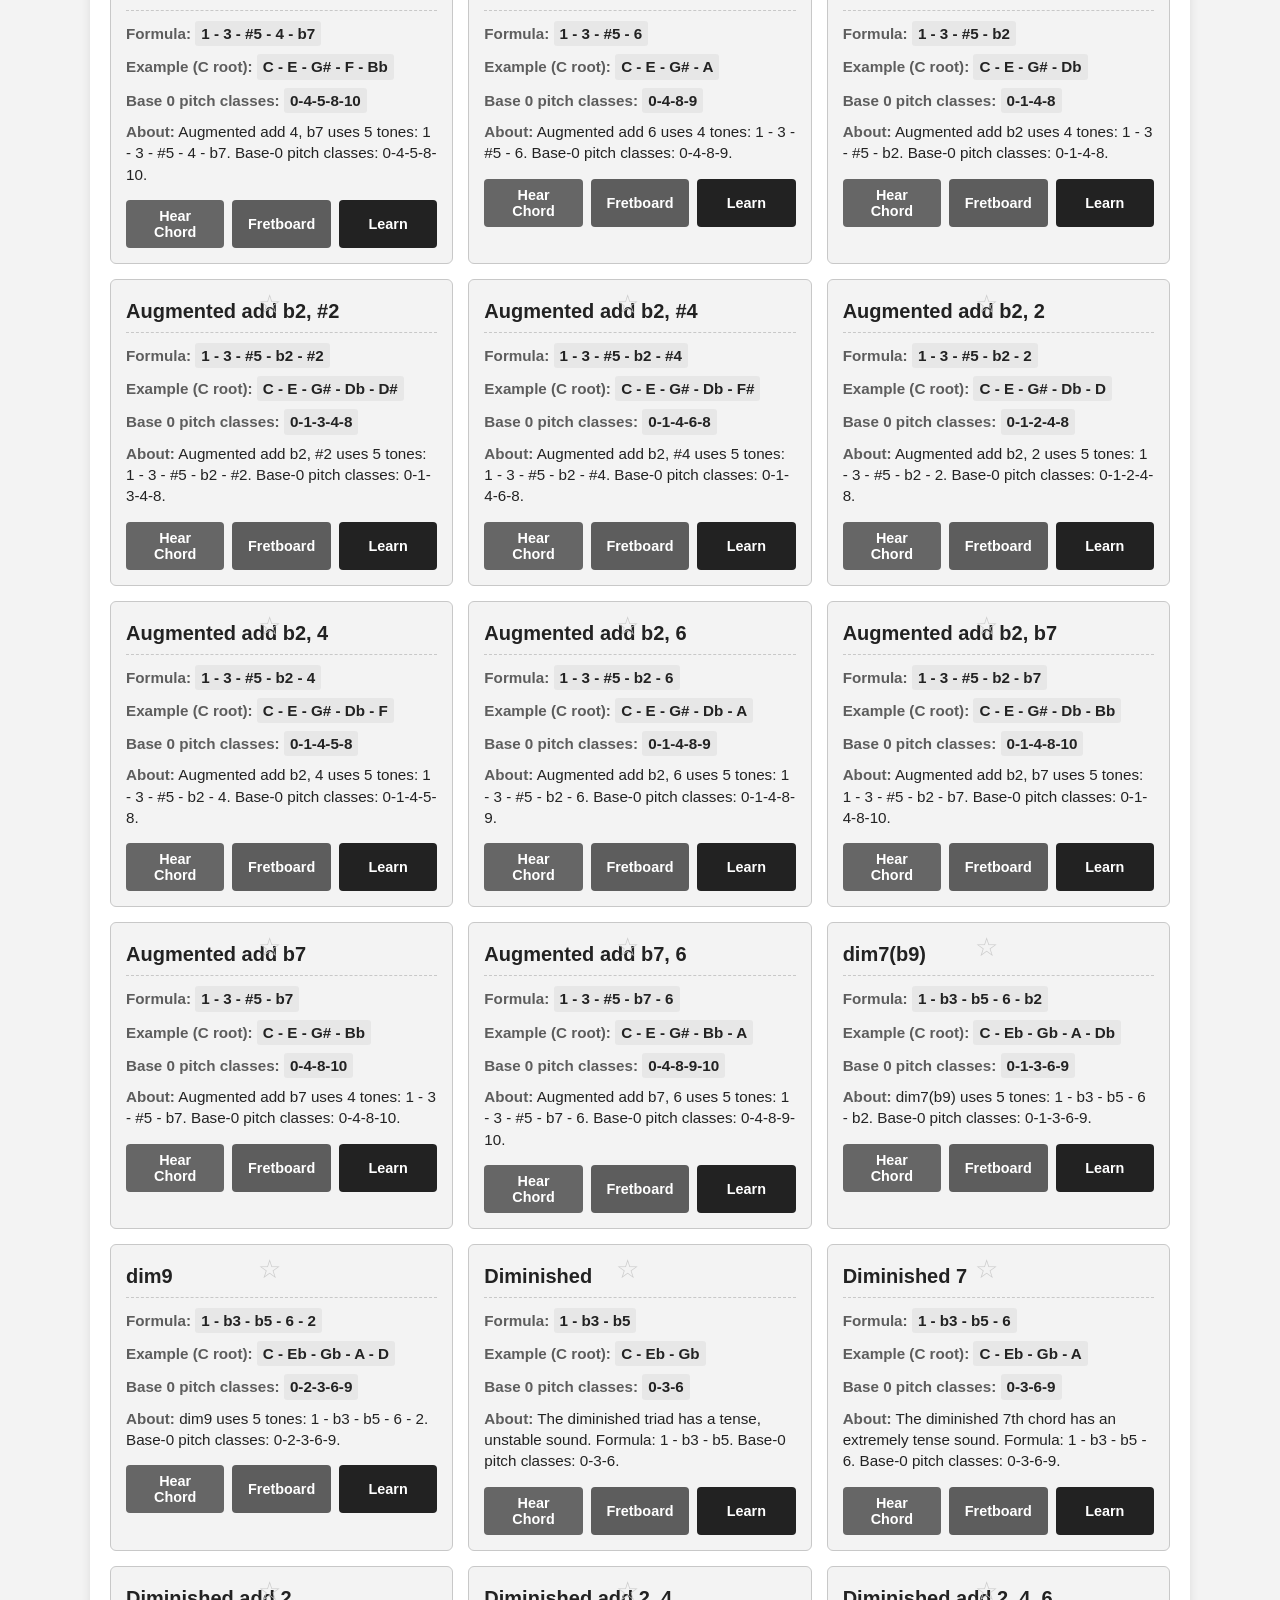
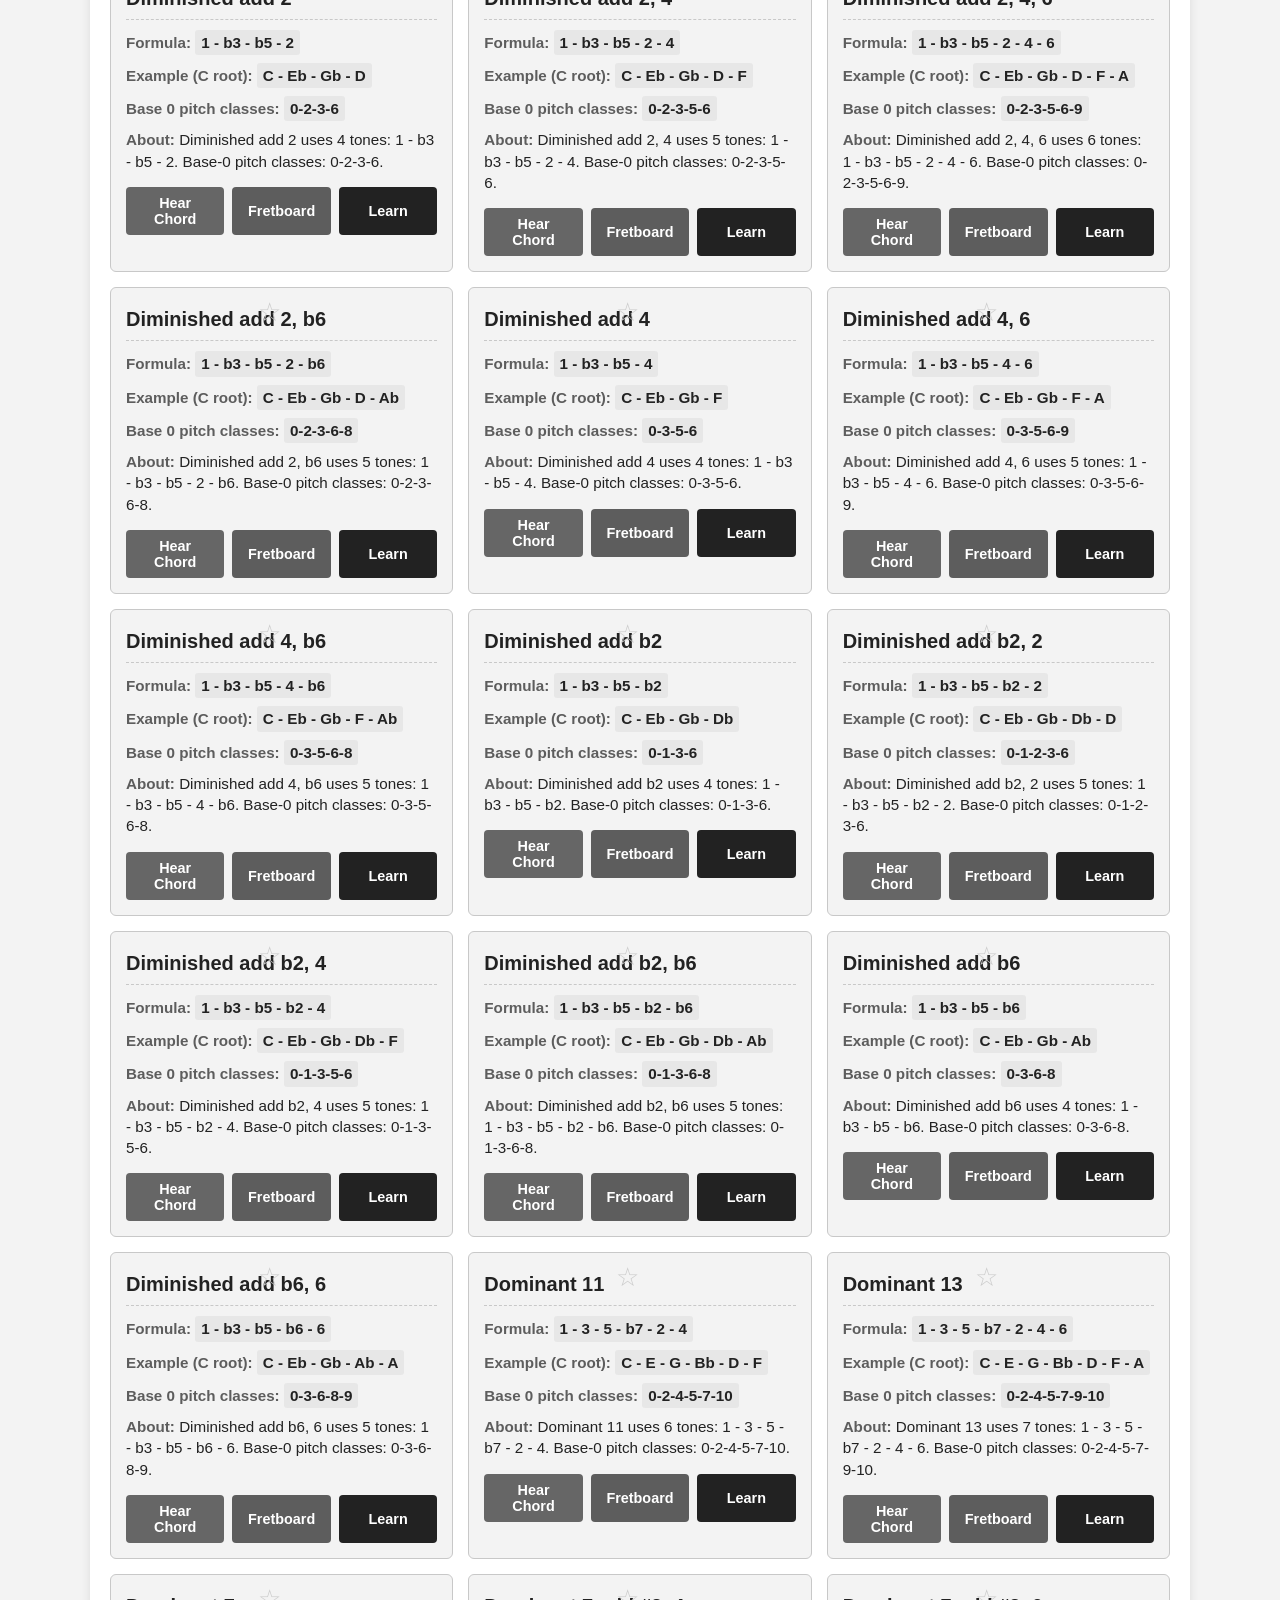
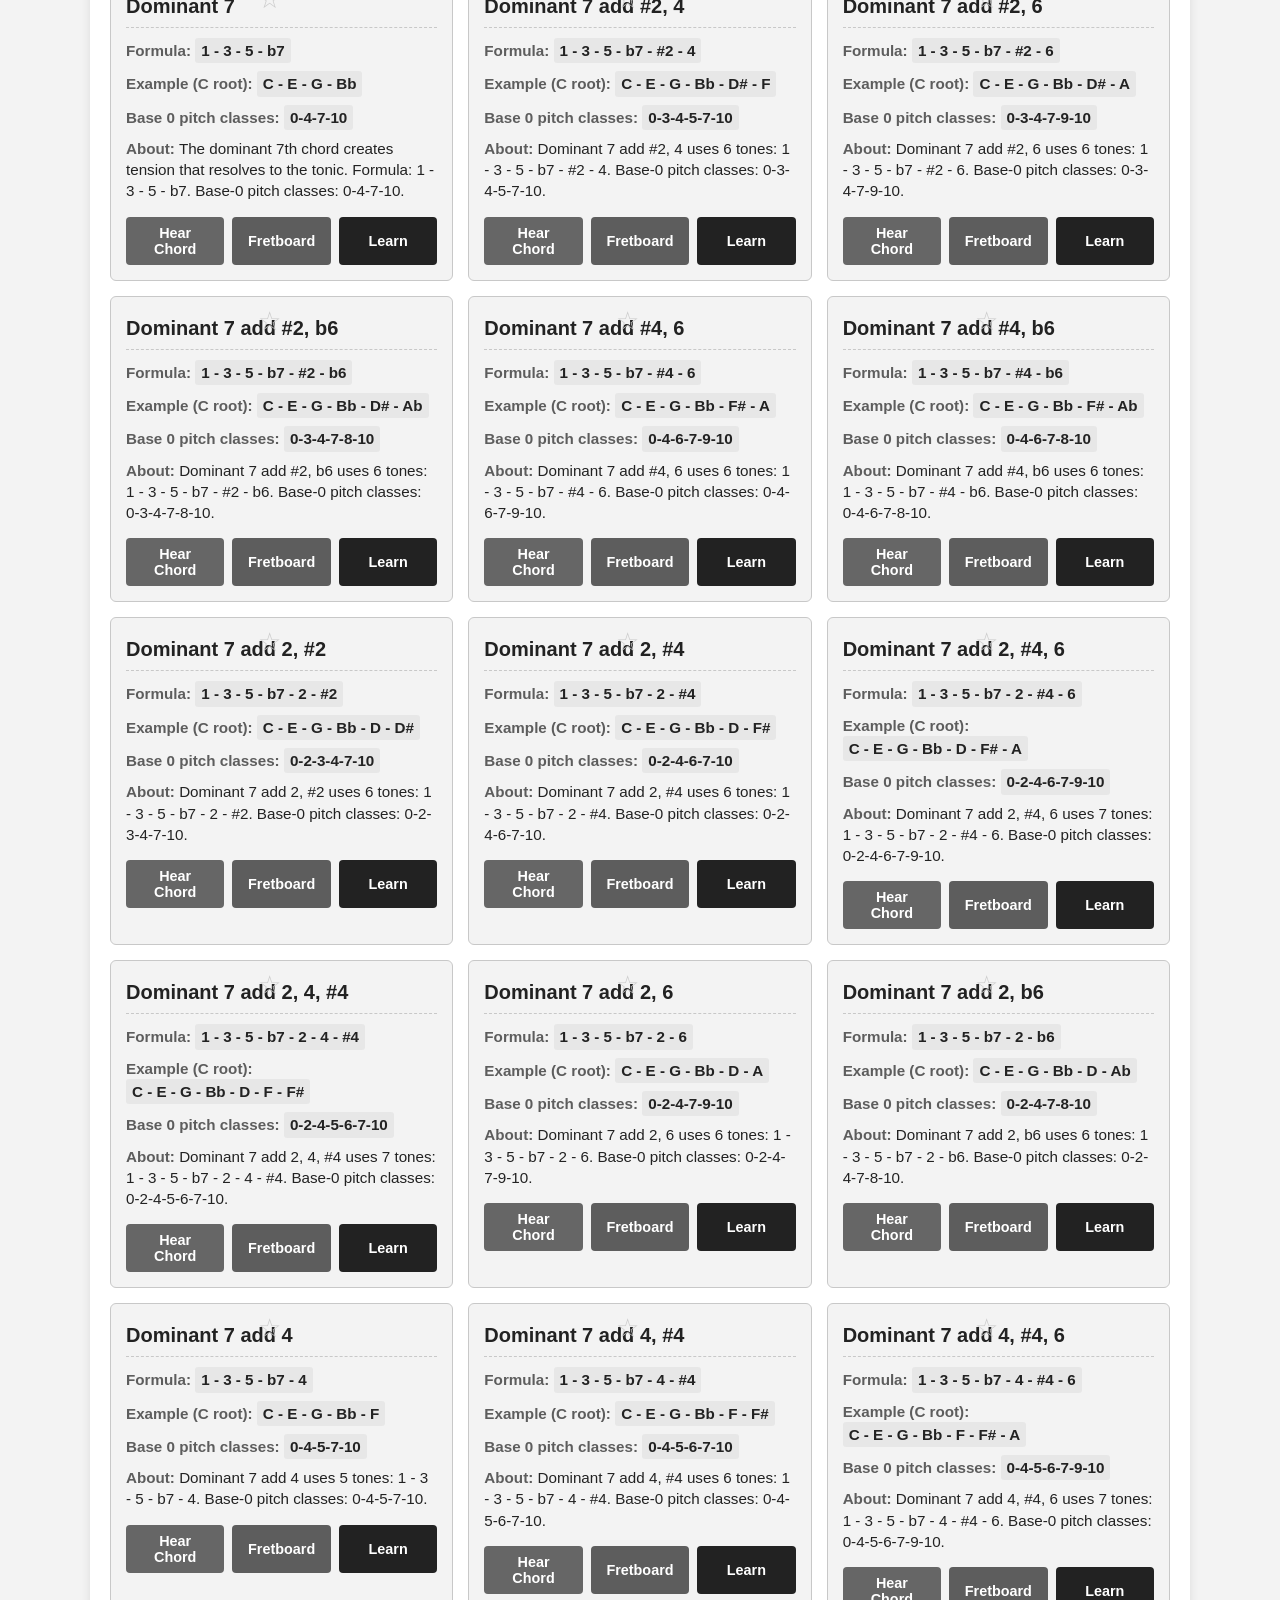
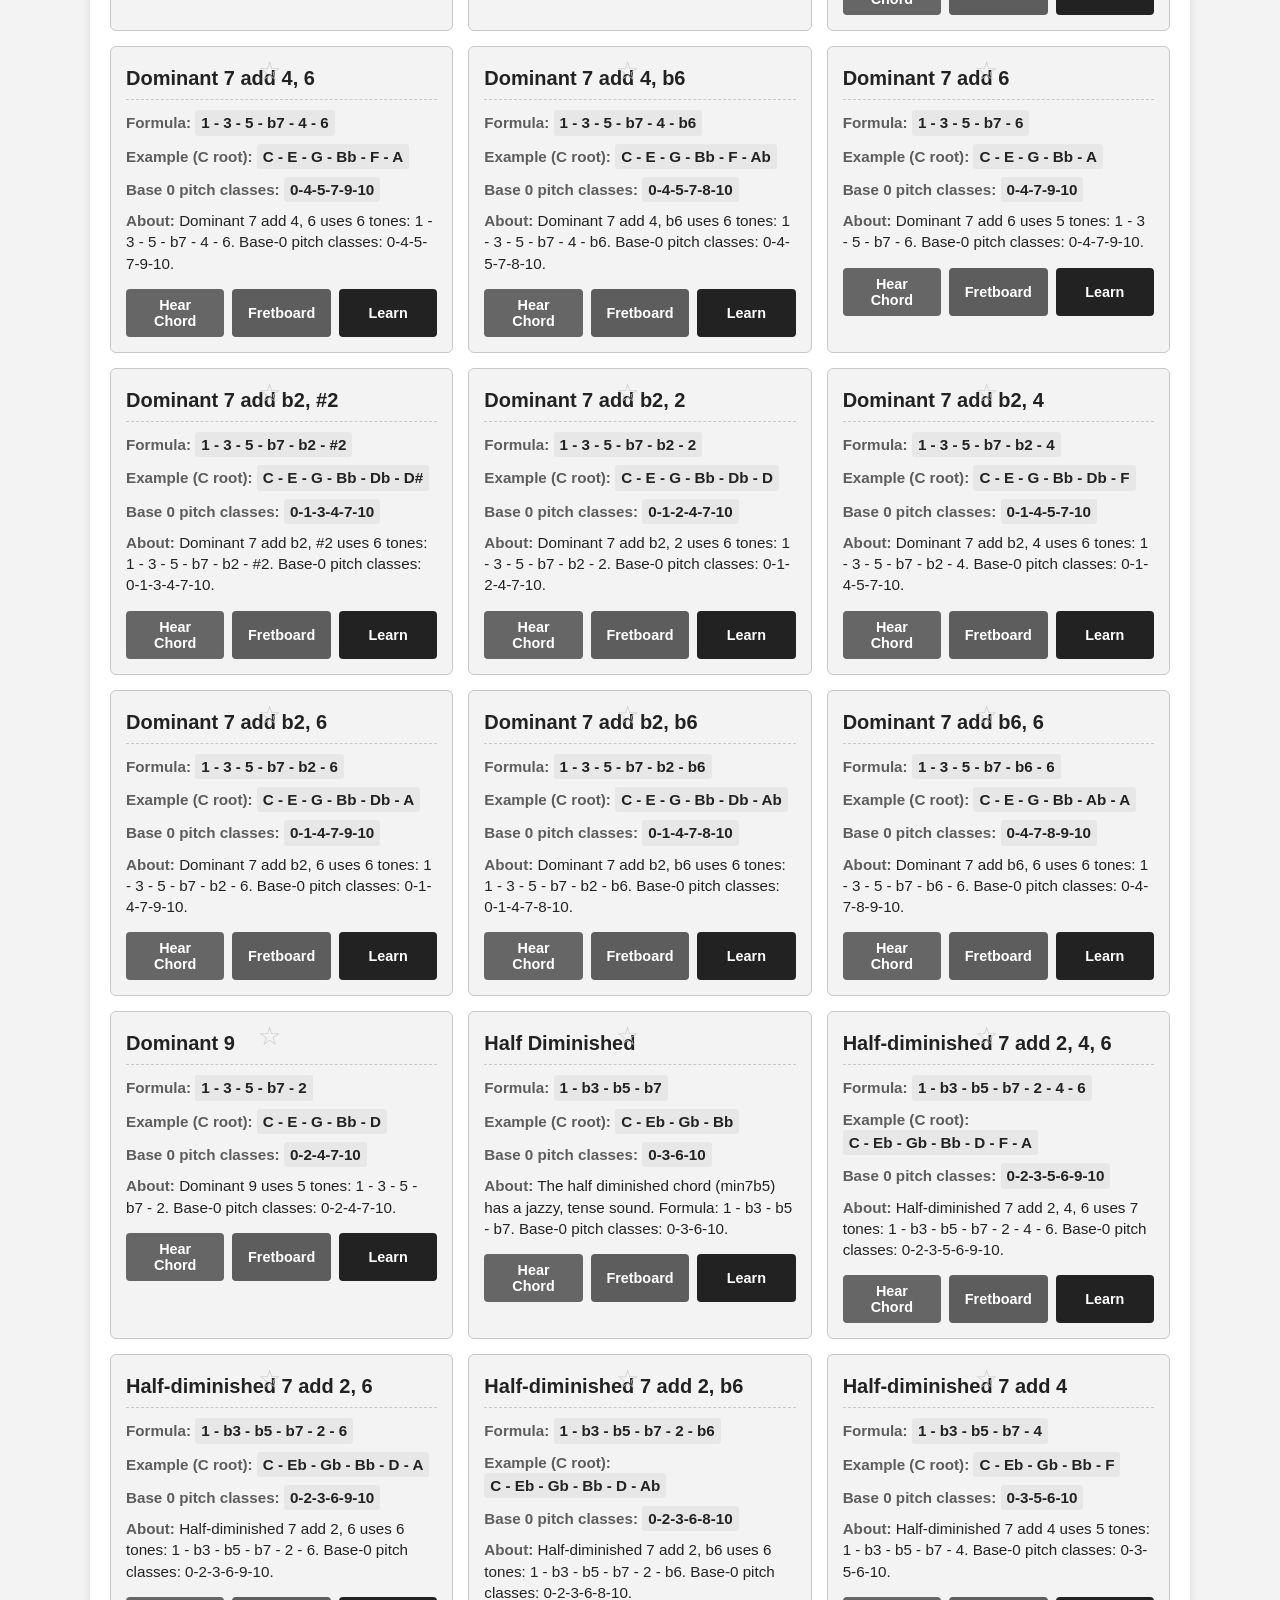
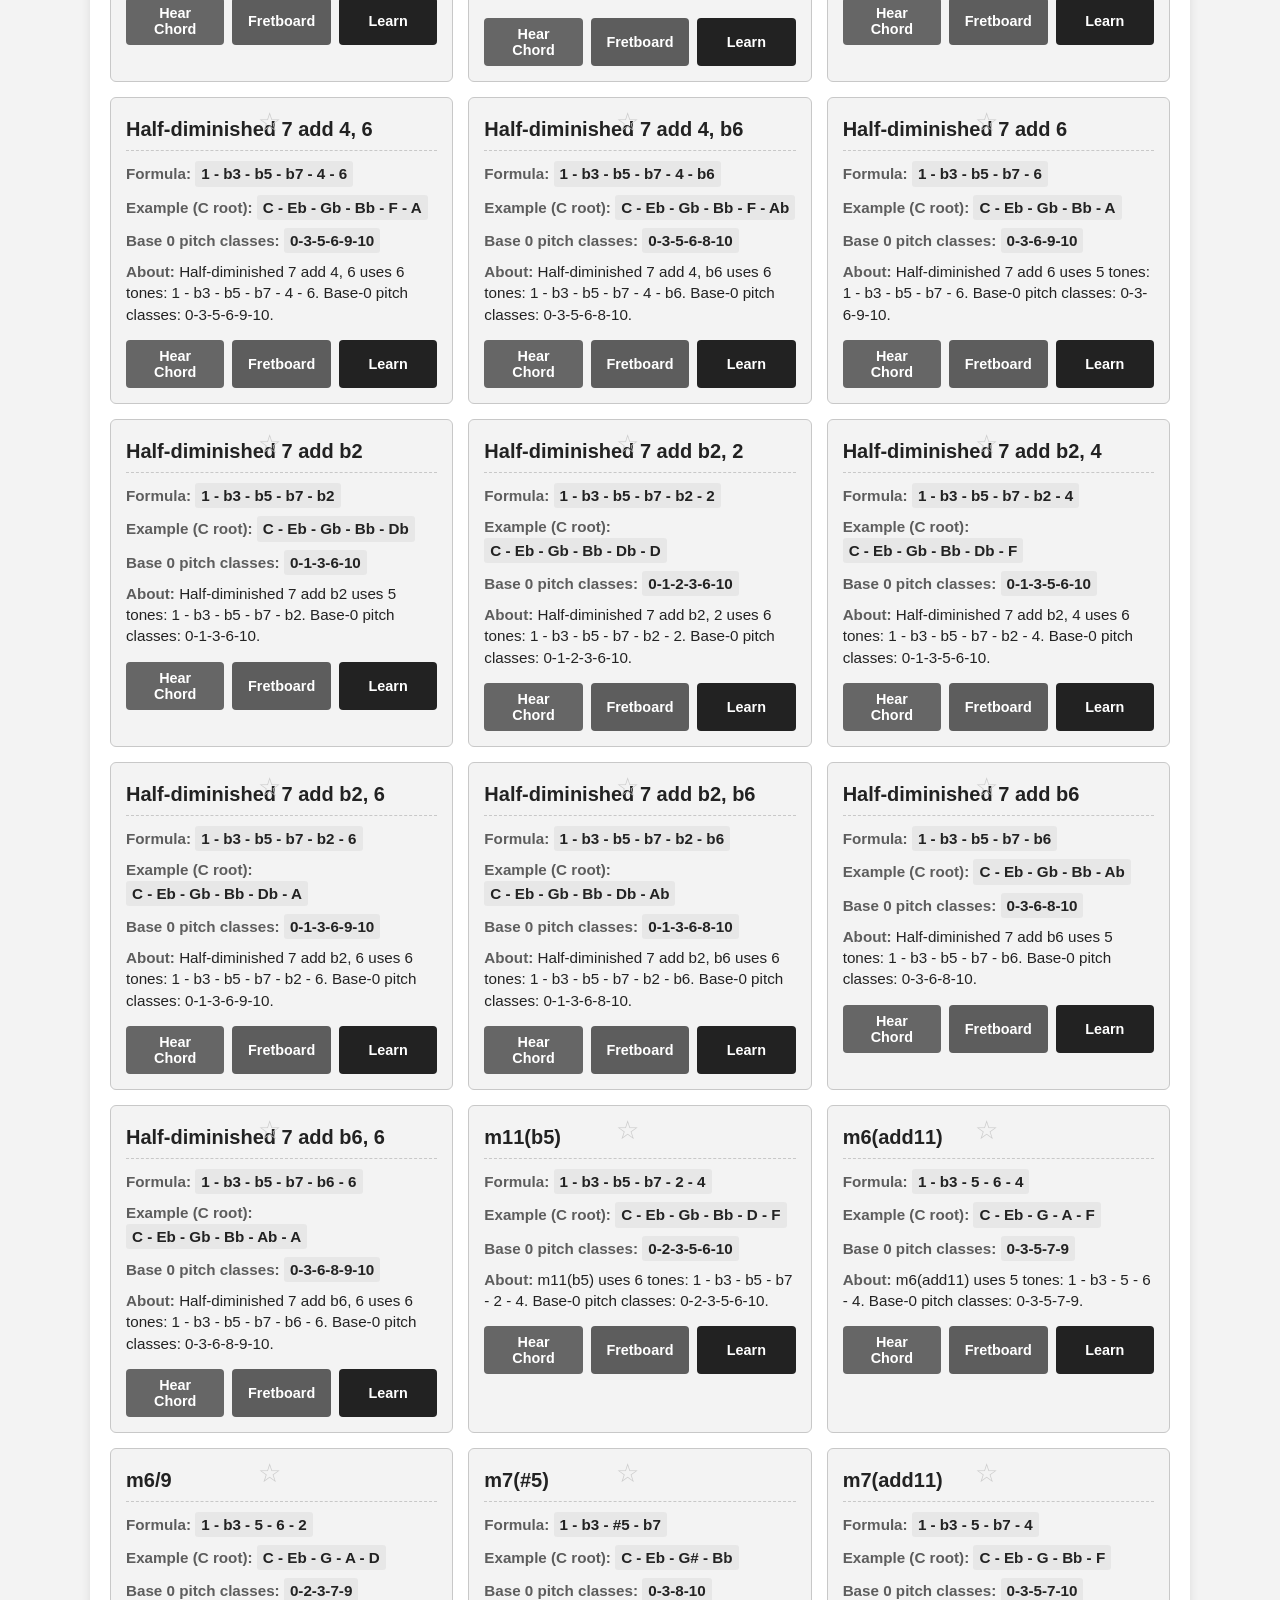
<file: chords.html>
<!DOCTYPE html>
<html lang="en">
<head>
    <meta name="theme-color" content="#2c3e50">
    <link rel="icon" href="icon-192.png">
    <link rel="apple-touch-icon" href="icon-192.png">
    <link rel="manifest" href="manifest.webmanifest">
    <meta charset="UTF-8">
    <meta name="viewport" content="width=device-width, initial-scale=1.0, viewport-fit=cover">
    <title>Scales Thesaurus - Chords</title>
    <link rel="stylesheet" href="layout.css">
    <link rel="stylesheet" href="components.css">
    <link rel="stylesheet" href="styles.css">
    <link rel="stylesheet" href="sidebar.css">
    <link rel="stylesheet" href="chords.css">
    <link rel="stylesheet" href="themes.css">
    <script src="theme-init.js"></script>
    <link rel="stylesheet" href="site.css">
    <script src="site.js" defer></script>
</head>
<body>
    <header class="top-header">
        <div class="top-header-content">
            <h1 class="main-title" style="margin-right: 15px;">Scales Thesaurus</h1>
            <nav class="header-nav">
                <a href="home.html" class="header-link">Home</a>
                <a href="scales.html" class="header-link">Scales</a>
                <a href="chords.html" class="header-link">Chords</a>
                <a href="intervals.html" class="header-link">Intervals</a>
                <a href="data.html" class="header-link">Data</a>
                <a href="lessons.html" class="header-link">Lessons</a>
                <a href="about.html" class="header-link">About</a>

            </nav>
            <div class="sidebar-toggle-container">
                <button id="sidebar-toggle" aria-expanded="false" title="Back to Neck Diagram Explorer" onclick="window.location.href='fretboard.html'">
                    <span class="hamburger-line"></span>
                    <span class="hamburger-line"></span>
                    <span class="hamburger-line"></span>
                    <span class="sr-only">Go to App</span>
                </button>
            </div>
        </div>
    </header>

    <div class="chords-container">
        <h1>Musical Chords Explorer</h1>
        <p style="text-align: center; margin-bottom: 25px; font-style: italic; color: var(--secondary-color);">
            Browse our library of musical chords. Filter by required intervals, related scales, or your favorites.
        </p>

        <details class="explorer-about">
            <summary>About chords and Base 0</summary>
            <p>A chord is a set of tones heard together. Its interval formula describes each tone from the root; inversions change the bass note without changing the chord's pitch classes. Base 0 uses C = 0 through B = 11 and reduces every interval modulo 12, so octave extensions share a pitch-class number.</p>
        </details>

        <!-- Filter Section for Chords -->
        <div class="chord-filters">
            <div class="filter-section">
                <h2>Filter by Intervals Included</h2>
                <div class="interval-filter-list" id="interval-filter-list">
                    <!-- Interval filter checkboxes populated by JS -->
                </div>
            </div>
            
            <div style="display:grid; grid-template-columns: repeat(auto-fit, minmax(280px, 1fr)); gap:15px; align-items:flex-end;">
                <div class="filter-section">
                    <h2>Filter by Scale Container</h2>
                    <select id="scale-filter-select">
                        <option value="">-- All Scales --</option>
                        <!-- Scale options populated by JS -->
                    </select>
                </div>
                
                <div class="chord-filter-actions">
                    <div class="filter-section favorite-filter">
                        <input type="checkbox" id="show-favorites-only">
                        <label for="show-favorites-only">Show Favorites Only</label>
                    </div>
                    <div class="filter-section favorite-filter">
                        <input type="checkbox" id="named-only">
                        <label for="named-only" title="Keep recognized chord qualities; hide formula-only entries">Named Only</label>
                    </div>
                    <div class="filter-section favorite-filter">
                        <input type="checkbox" id="mode-intervals-only">
                        <label for="mode-intervals-only" title="Require every chord interval to appear in a major mode formula">7-Mode Intervals Only</label>
                    </div>
                    <button id="clear-filters">Clear All Filters</button>
                    <span id="results-count" class="chord-results-count" aria-live="polite">Showing all chords</span>
                </div>
            </div>
        </div>

        <div class="chord-list" id="chord-list">
            <!-- Chord items populated by JS -->
        </div>
        
        <div style="text-align: center; margin-top: 40px;">
             <a href="fretboard.html" class="return-button">Explore the Neck Diagram Explorer</a>
        </div>
    </div>

    <!-- Core dependencies -->
    <script src="music-theory-data.js"></script>
    <script src="scales-data-standard.js"></script>
    <script src="scales-data-numeric.js"></script>
    <script src="scales-data-advanced-1.js"></script>
    <script src="scales-data-advanced-2.js"></script>
    <script src="scales-data-advanced-3.js"></script>
    <script src="scales-data-advanced-4.js"></script>
    <script src="scales-data-advanced-5.js"></script>
    <script src="scales-data-advanced-6.js"></script>
    <script src="scales-data-advanced-7a.js"></script>
    <script src="scales-data-advanced-7b.js"></script>
    <script src="scales-data-advanced-8.js"></script>
    <script src="scales-data-advanced-10.js"></script>
    <script src="scales-data-advanced-11.js"></script>
    <script src="mode-intervals.js"></script>
    <script src="themes-data.js"></script>
    <script src="music-theory.js"></script>
    <script src="music-theory-logic.js"></script>
    <script src="music-theory-chords.js"></script>
    <script src="music-theory-descriptions.js"></script>
    <script src="app-theory-lessons.js"></script>
    <script src="audio-preview.js"></script>
    <!-- Page logic -->
    <script src="chords-app.js"></script>
</body>
</html>
</file>
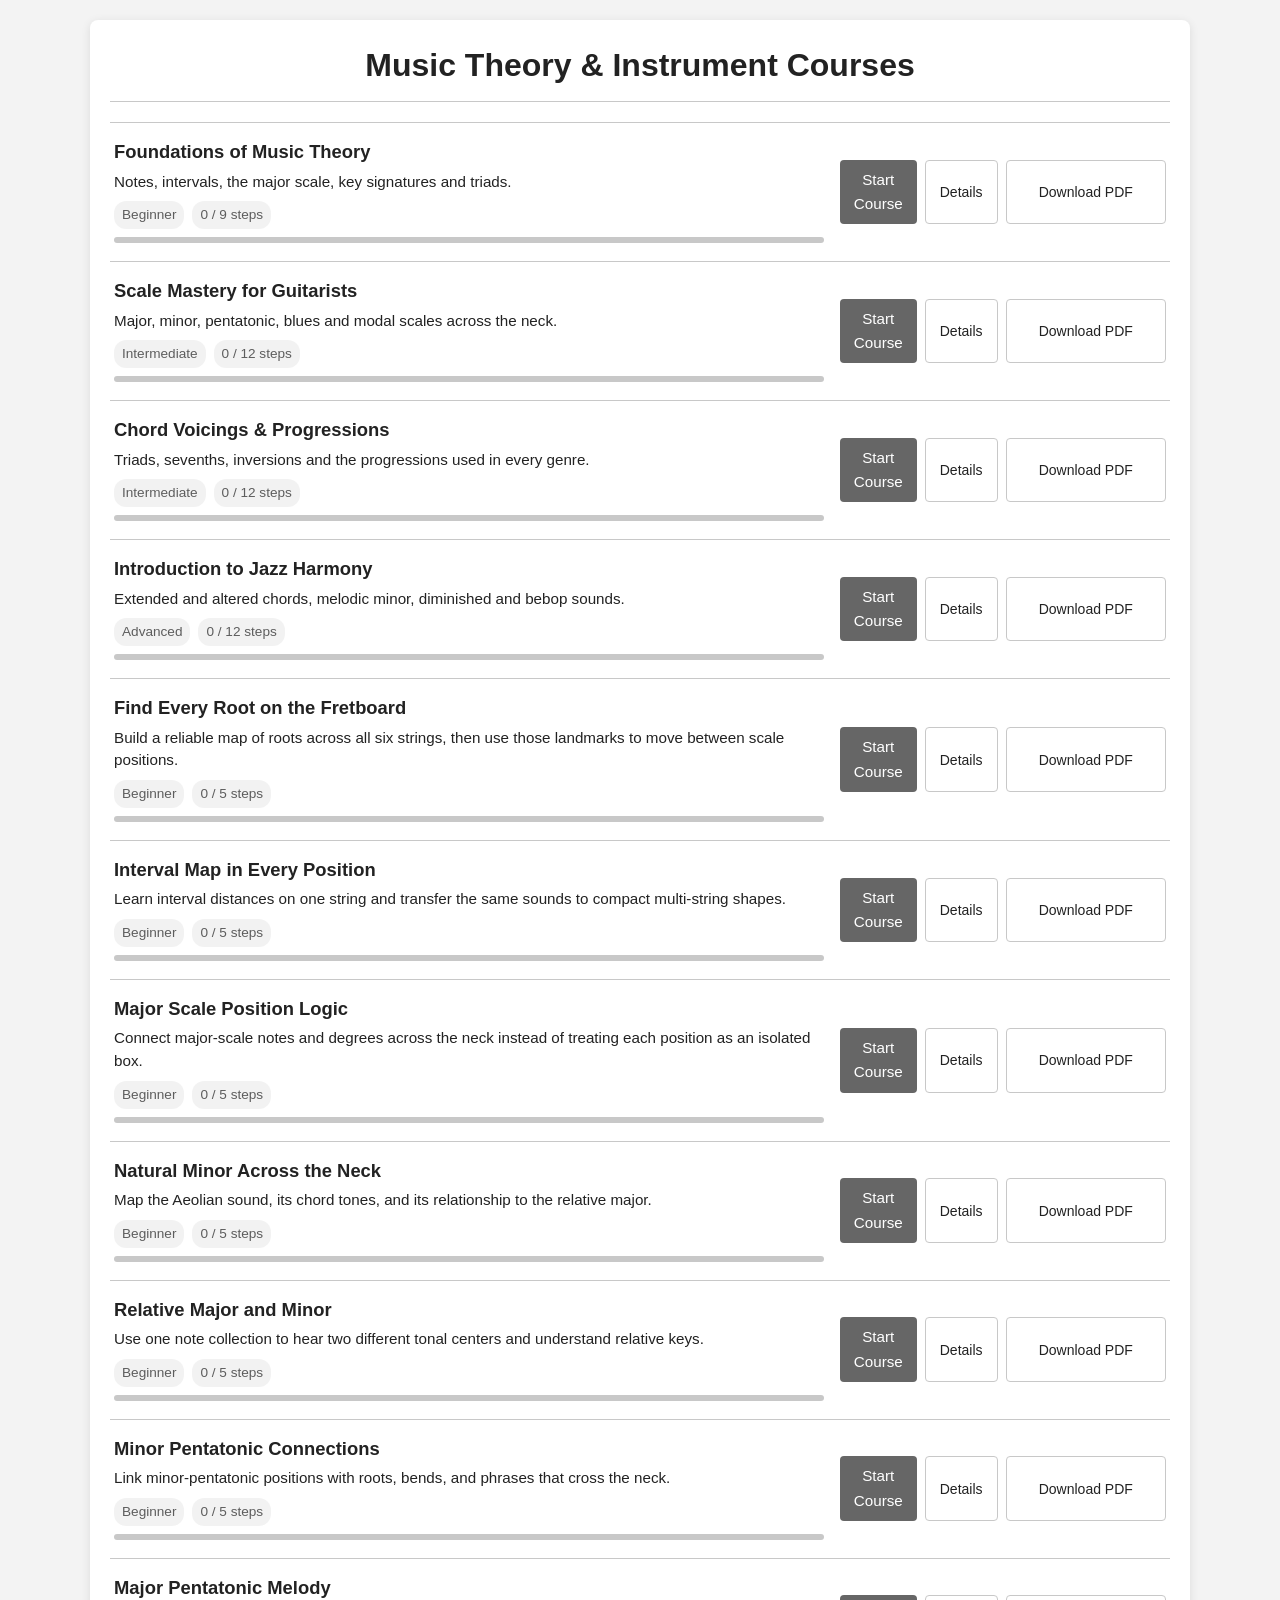
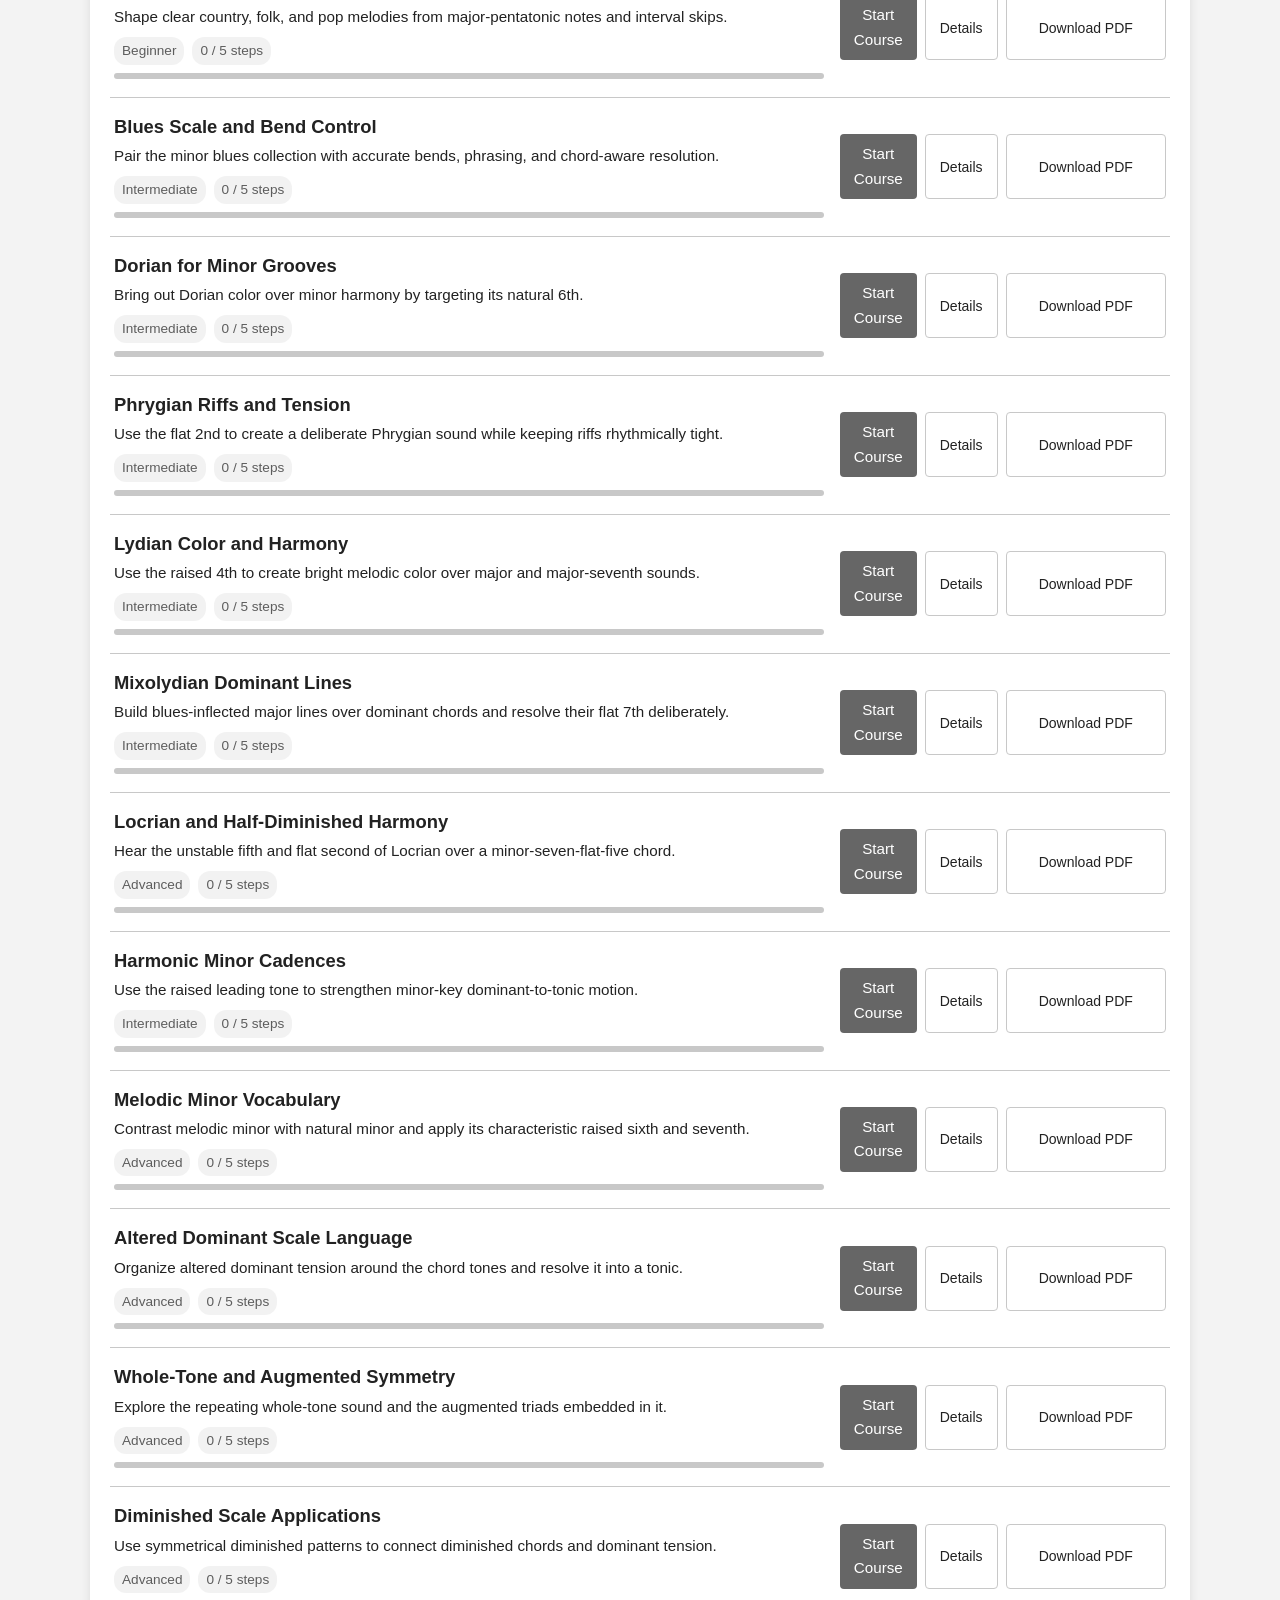
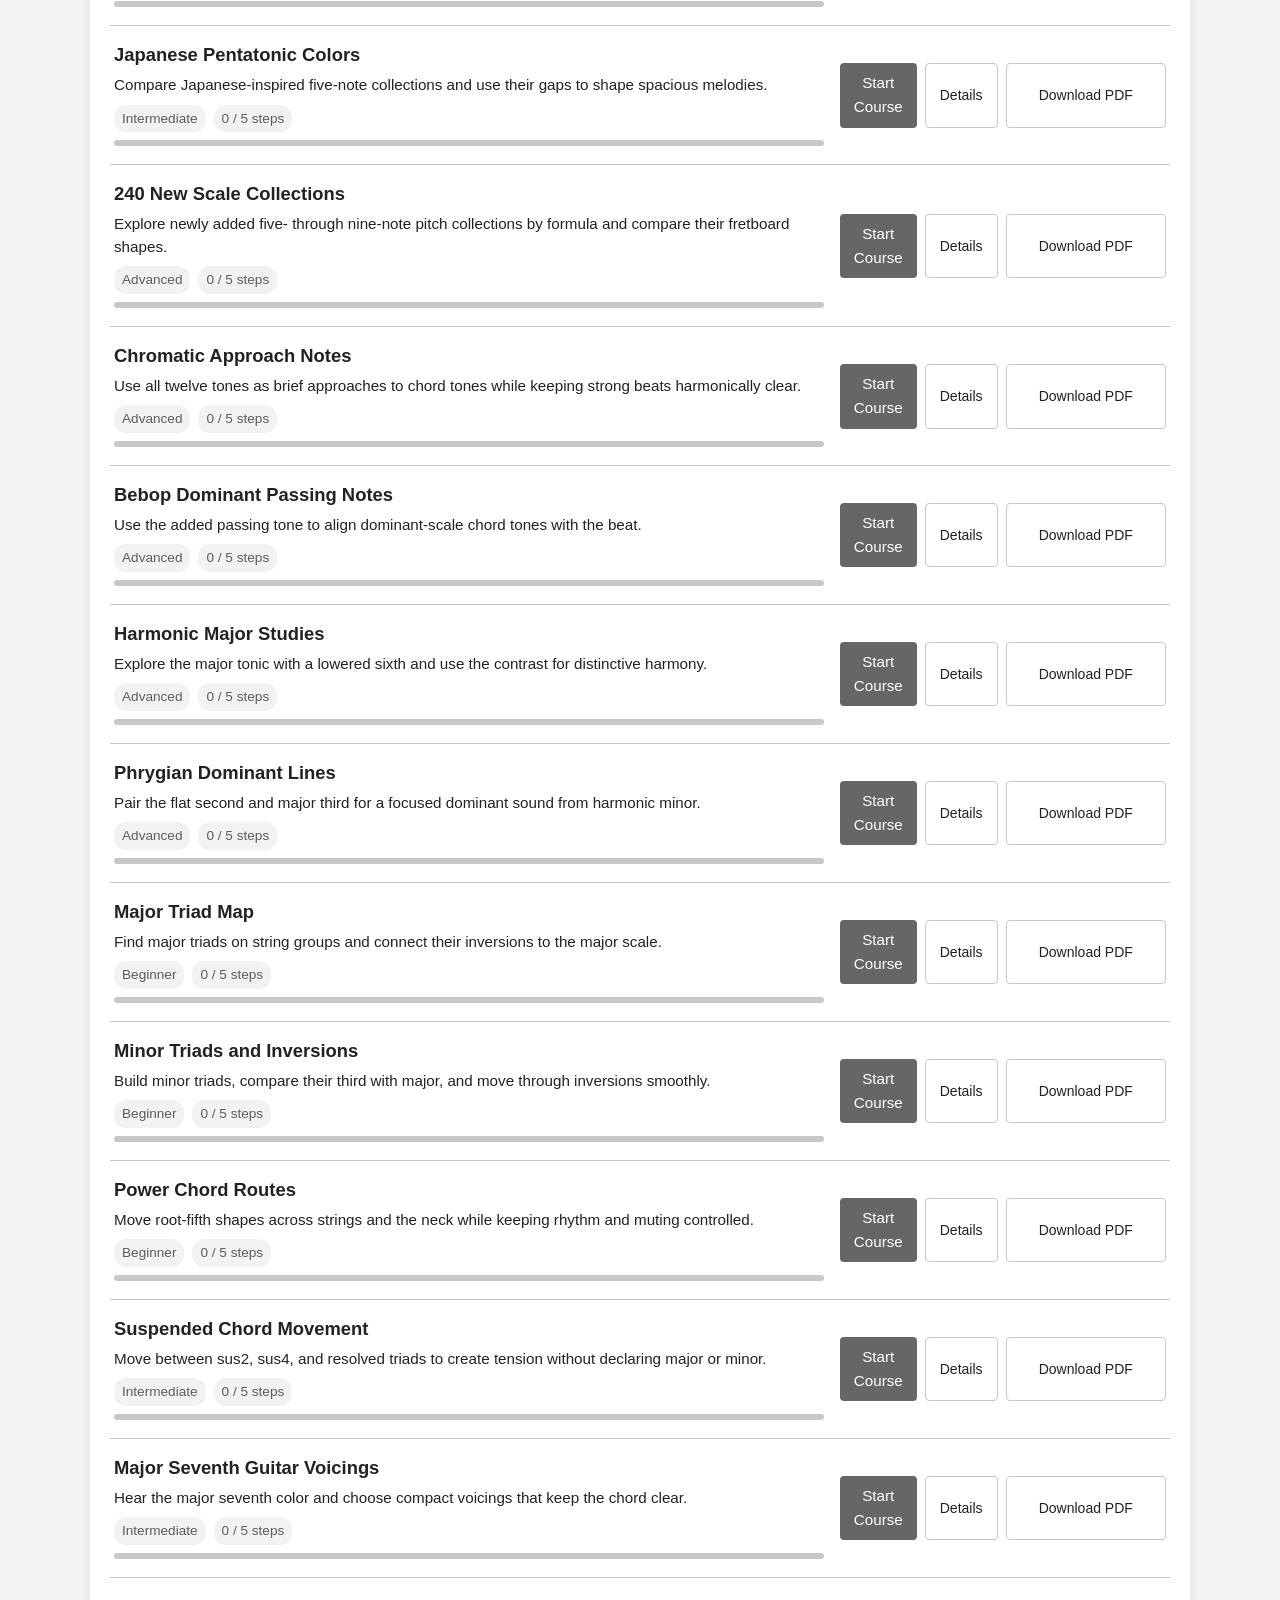
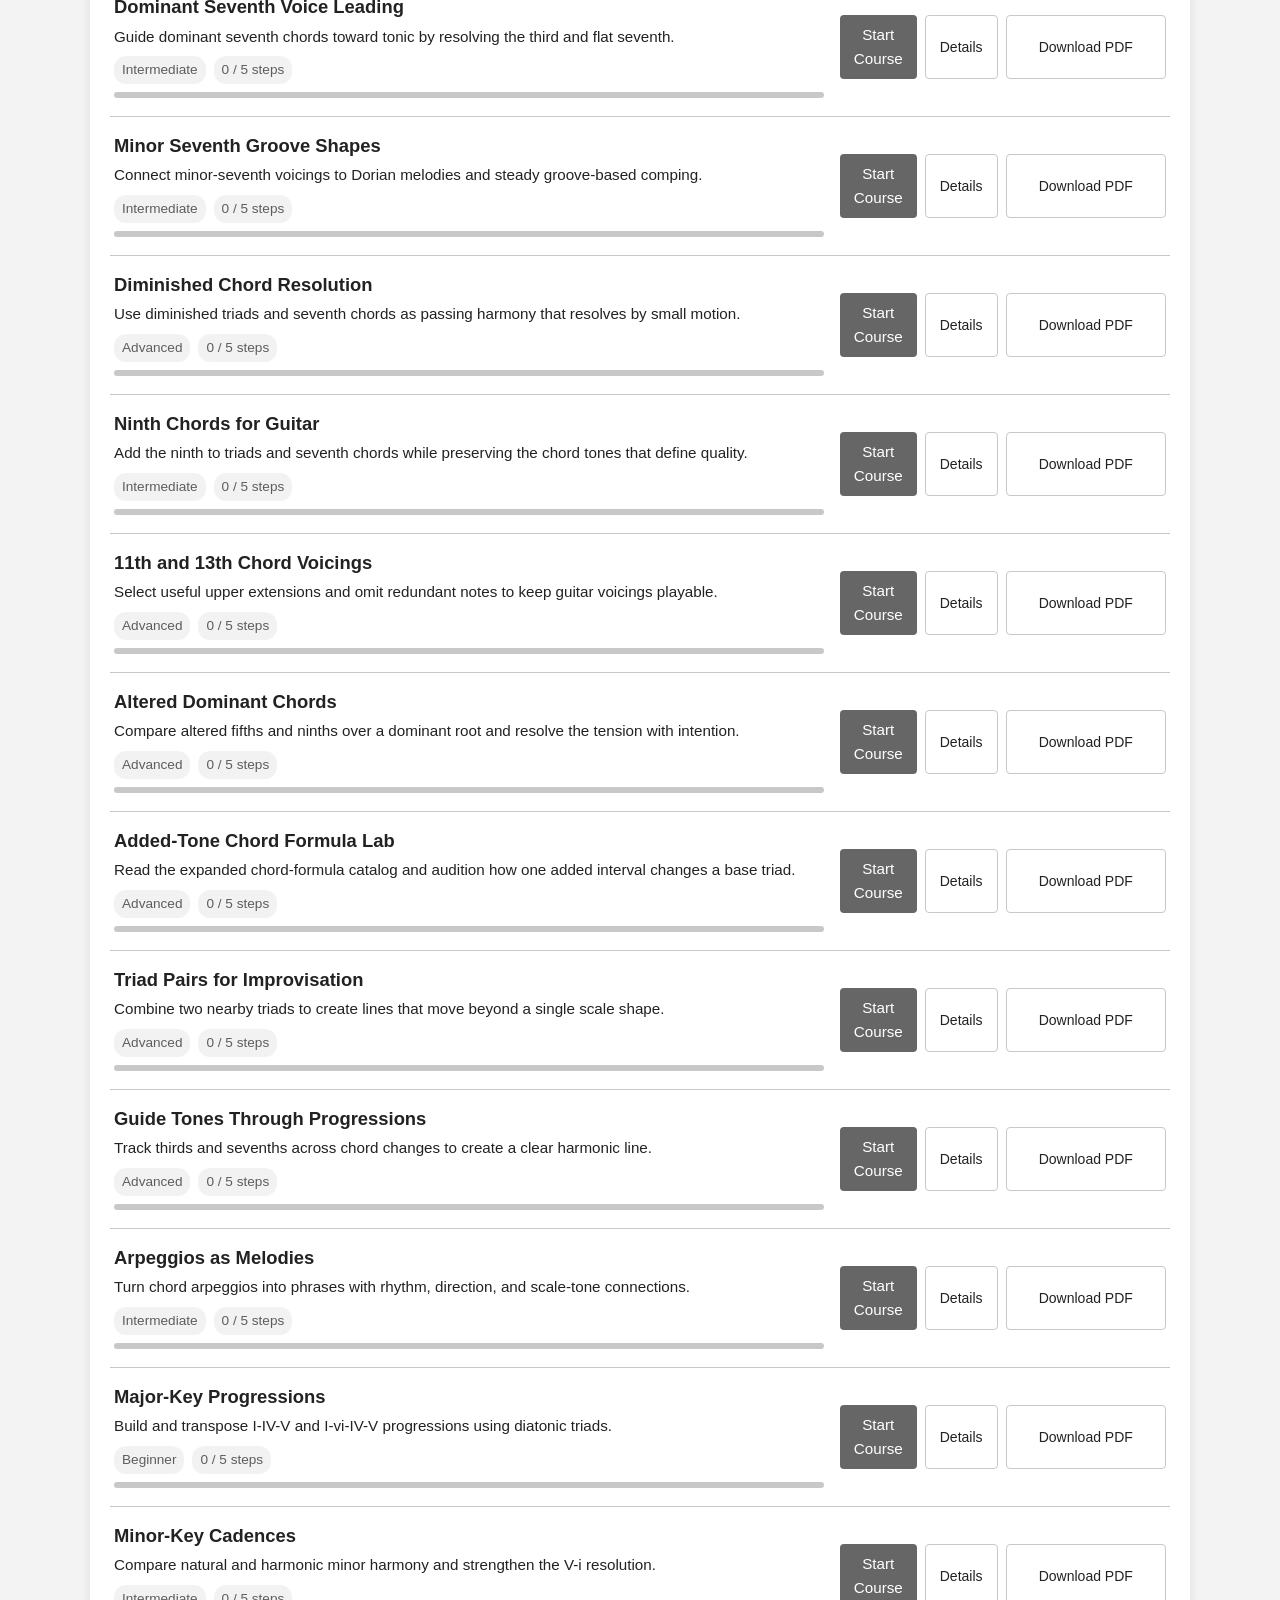
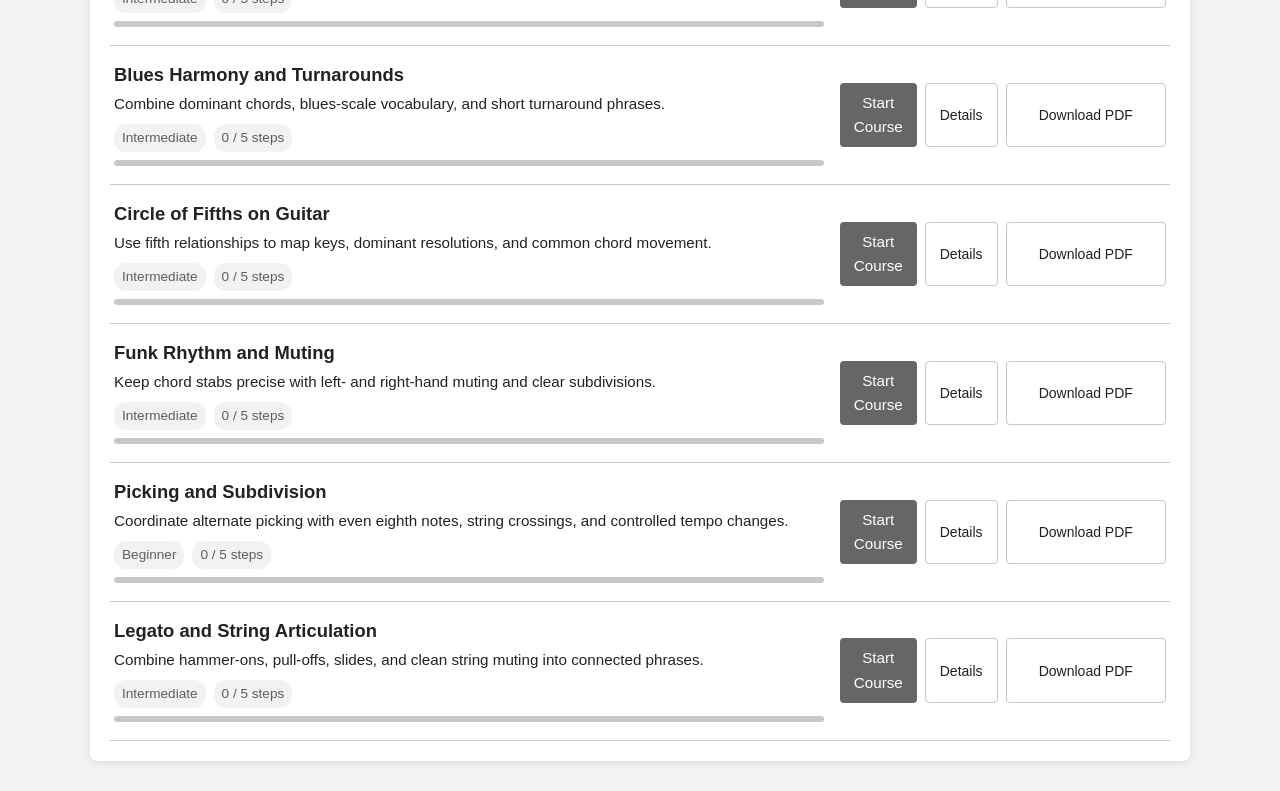
<file: courses-standalone.html>
<!DOCTYPE html>
<html lang="en">
<head>
    <meta name="theme-color" content="#2c3e50">
    <link rel="icon" href="icon-192.png">
    <link rel="apple-touch-icon" href="icon-192.png">
    <link rel="manifest" href="manifest.webmanifest">
    <meta charset="UTF-8">
    <meta name="viewport" content="width=device-width, initial-scale=1.0, viewport-fit=cover">
    <title>Courses</title>
    <link rel="stylesheet" href="layout.css">
    <link rel="stylesheet" href="components.css">
    <link rel="stylesheet" href="styles.css">
    <link rel="stylesheet" href="themes.css">
    <script src="theme-init.js"></script>
    <style>
        /* Styles for the courses page */
        .courses-container {
            padding: 20px;
            max-width: 1100px;
            margin: 20px auto;
            background-color: var(--card-bg);
            border-radius: 8px;
            box-shadow: 0 2px 10px rgba(0, 0, 0, 0.1);
        }

        .courses-container h1 {
            text-align: center;
            color: var(--primary-color);
            margin-bottom: 20px;
            border-bottom: 1px solid var(--border-color);
            padding-bottom: 10px;
        }

        .course-list { display: flex; flex-direction: column; margin-top: 20px; border-top: 1px solid var(--border-color); }
        .course-item { border-bottom: 1px solid var(--border-color); padding: 14px 4px; }
        .course-row { display: flex; align-items: center; gap: 16px; }
        .course-main { flex: 1; min-width: 0; }
        .course-main h3 { margin: 0 0 4px 0; font-size: 1.15em; color: var(--primary-color); }
        .course-main > p { margin: 0 0 8px 0; font-size: 0.95em; color: var(--text-color); line-height: 1.5; }
        .course-meta { display: flex; gap: 8px; align-items: center; font-size: 0.85em; color: var(--secondary-color); margin-bottom: 8px; }
        .course-meta span { background-color: rgba(0, 0, 0, 0.05); padding: 3px 8px; border-radius: 12px; }

        .enroll-button {
            padding: 8px 14px;
            font-size: 0.95em;
            color: var(--button-text);
            background-color: var(--accent-color);
            border: none;
            border-radius: 4px;
            cursor: pointer;
            transition: background-color 0.2s;
            text-align: center;
            display: inline-block;
            text-decoration: none;
        }

        .enroll-button:hover {
            background-color: var(--secondary-color);
            opacity: 0.9;
        }

        .course-bar { height: 6px; background: var(--border-color); border-radius: 3px; overflow: hidden; margin-bottom: 4px; }
        .course-bar i { display: block; height: 100%; background: var(--accent-color); }
        .course-more { margin-top: 12px; }
        .course-steps { margin: 0 0 12px; padding-left: 22px; font-size: 0.9em; line-height: 1.7; }
        .course-steps a { color: var(--text-color); }
        .course-steps small { opacity: 0.6; }
        .course-steps li.done a { text-decoration: line-through; opacity: 0.65; }
        .course-steps li.done::marker { content: '✓  '; color: var(--accent-color); }
        .course-learn { margin: 0 0 10px; padding-left: 20px; font-size: 0.9em; }
        .course-pv { background: none; border: none; color: var(--accent-color); cursor: pointer; font-size: 0.8em; padding: 0; text-decoration: underline; }
        .course-fb { margin-bottom: 12px; }
        .course-actions { display: flex; gap: 8px; flex-shrink: 0; }
        .course-toggle, .course-pdf { padding: 8px 14px; border: 1px solid var(--border-color); background: transparent; color: var(--text-color); border-radius: 4px; cursor: pointer; }
        @media (max-width: 768px) {
            .course-row { flex-direction: column; align-items: stretch; gap: 10px; }
            .course-actions .enroll-button, .course-toggle, .course-pdf { flex: 1; text-align: center; min-height: 46px; }
        }
        .return-button {
            display: inline-block;
            padding: 12px 24px;
            background-color: var(--primary-color);
            color: white;
            text-decoration: none;
            border-radius: 4px;
            font-weight: bold;
            transition: background-color 0.3s;
        }

        .return-button:hover {
            background-color: var(--secondary-color);
        }
    </style>
    <link rel="stylesheet" href="mini-fretboard.css">
    <link rel="stylesheet" href="site.css">
    <link rel="stylesheet" href="courses-page.css">
    <script src="site.js" defer></script>
<link rel="stylesheet" href="standalone.css">
</head>
<body>
    <header class="top-header">
        <div class="top-header-content">
            <a class="site-brand" href="index.html" aria-label="Scales Thesaurus home">Scales Thesaurus</a>
            <nav class="header-nav" aria-label="Main navigation"></nav>
            <div class="sidebar-toggle-container">
                <a class="courses-app-link" href="fretboard.html">Open Fretboard</a>
            </div>
        </div>
    </header>

    <div class="courses-container">
        <h1>Music Theory & Instrument Courses</h1>
        <div class="course-list" id="course-list"></div>
    </div>

    <script src="music-theory-data.js"></script>
    <script src="scales-data-standard.js"></script>
    <script src="scales-data-numeric.js"></script>
    <script src="scales-data-advanced-1.js"></script>
    <script src="scales-data-advanced-2.js"></script>
    <script src="scales-data-advanced-3.js"></script>
    <script src="scales-data-advanced-4.js"></script>
    <script src="scales-data-advanced-5.js"></script>
    <script src="scales-data-advanced-6.js"></script>
    <script src="scales-data-advanced-7a.js"></script>
    <script src="scales-data-advanced-7b.js"></script>
    <script src="scales-data-advanced-8.js"></script>
    <script src="scales-data-advanced-10.js"></script>
    <script src="scales-data-advanced-11.js"></script>
    <script src="music-theory.js"></script>
    <script src="music-theory-logic.js"></script>
    <script src="music-theory-chords.js"></script>
    <script src="music-theory-descriptions.js"></script>
    <script src="mini-fretboard.js"></script>
    <script src="vendor/jspdf.umd.min.js"></script>
    <script src="study-pdf.js"></script>
    <script src="courses-app.js"></script>
</body>
</html>
</file>
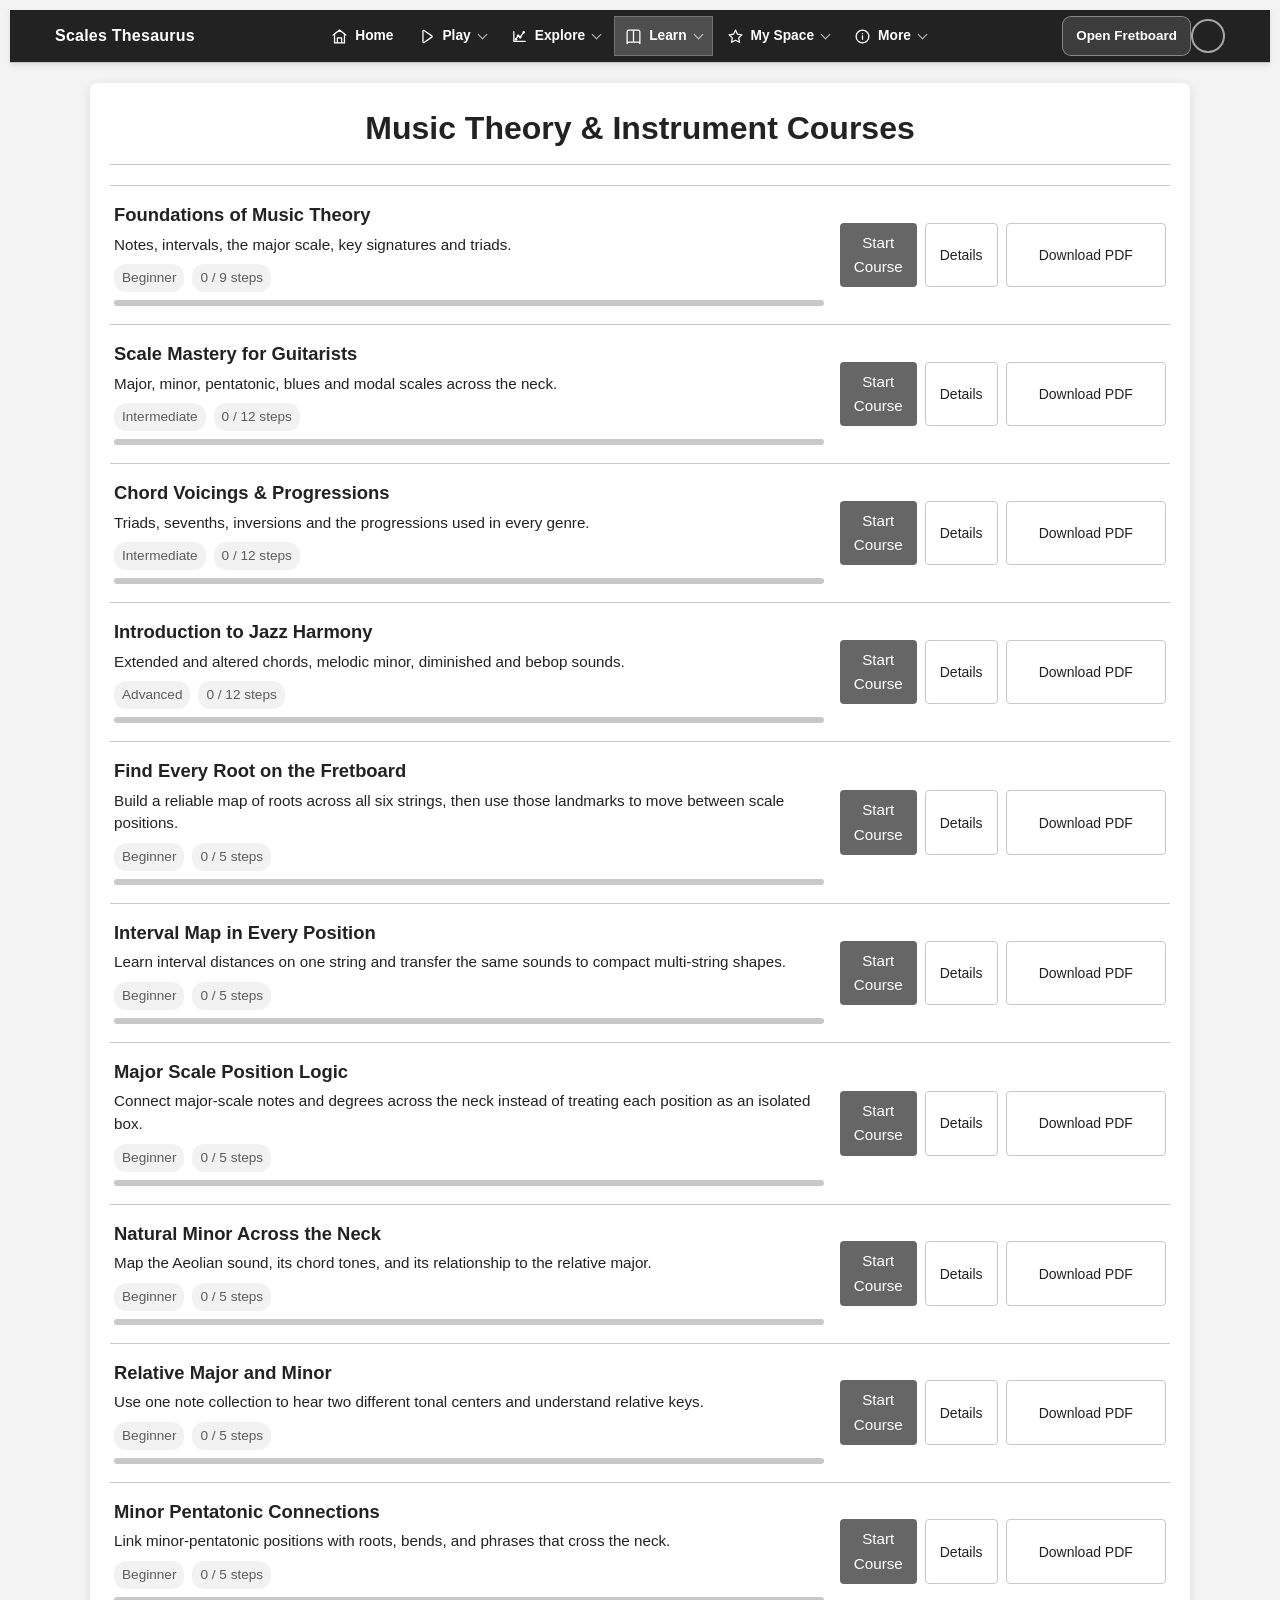
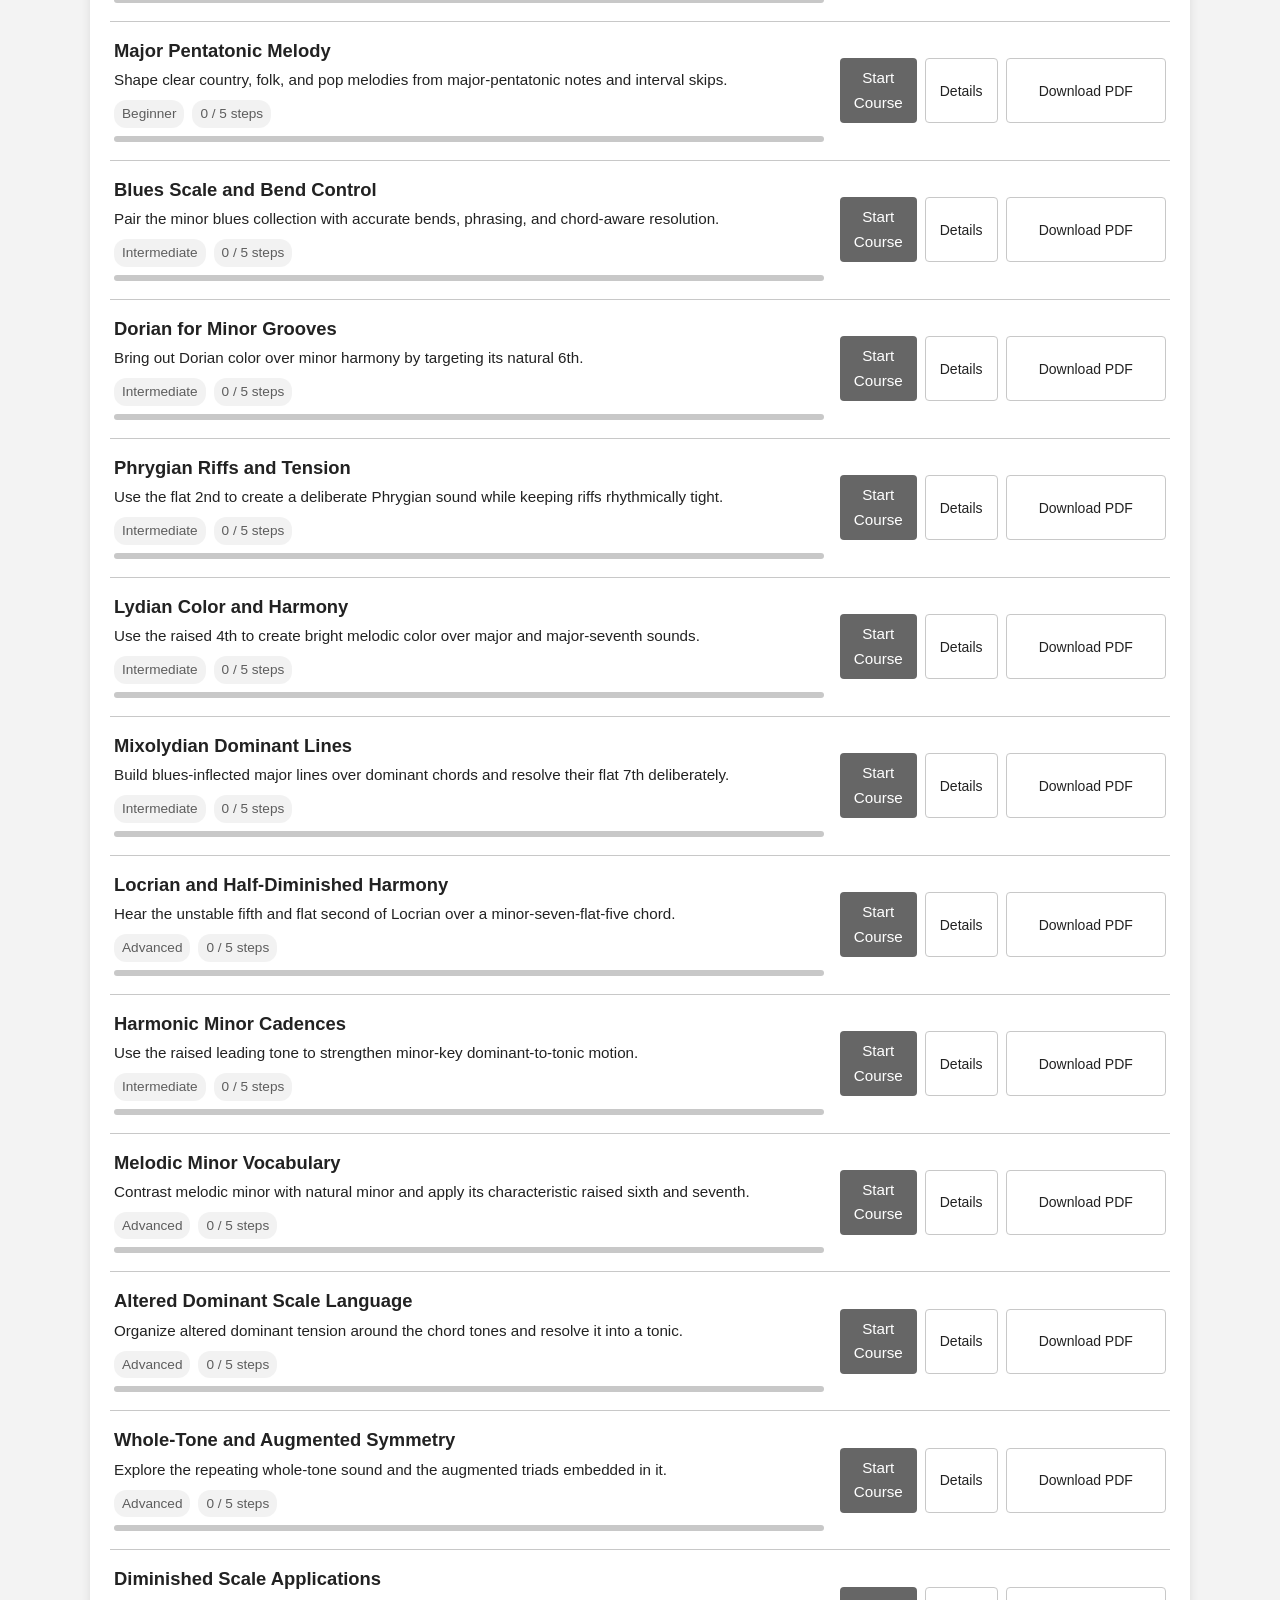
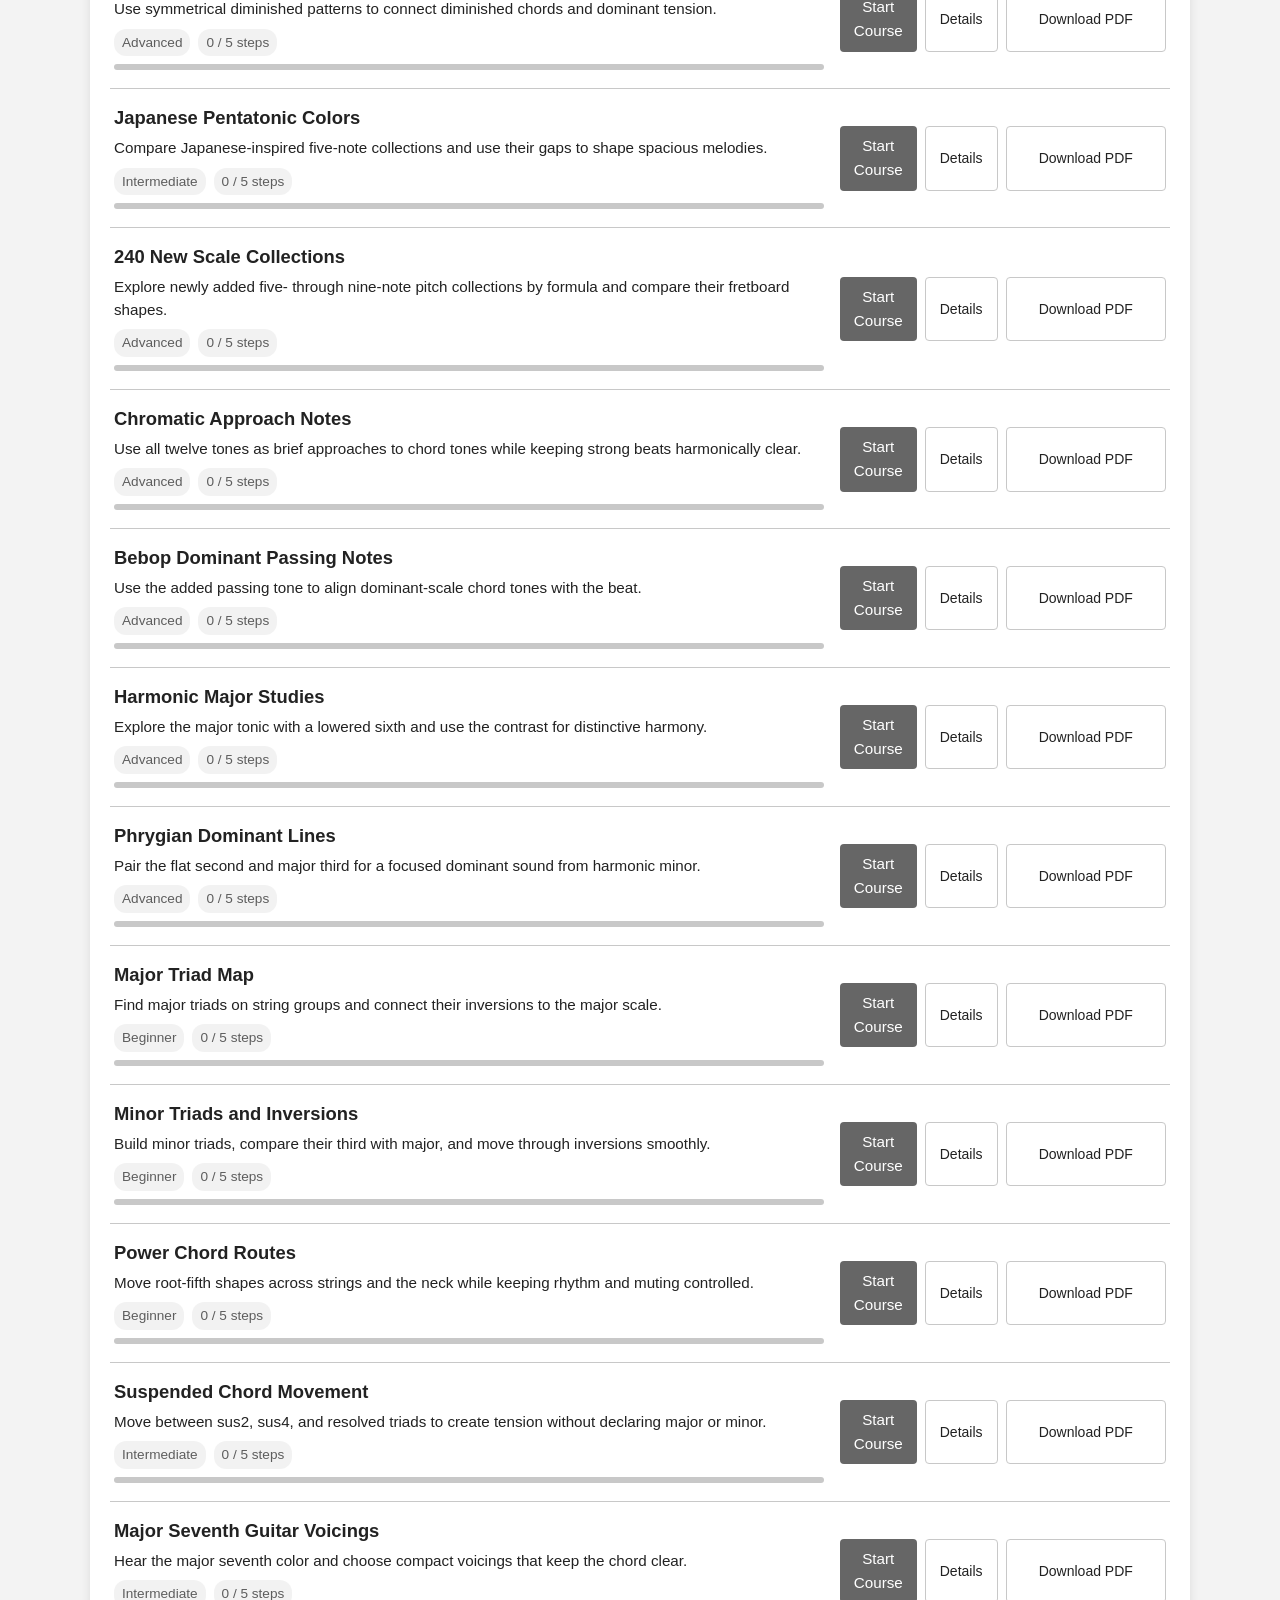
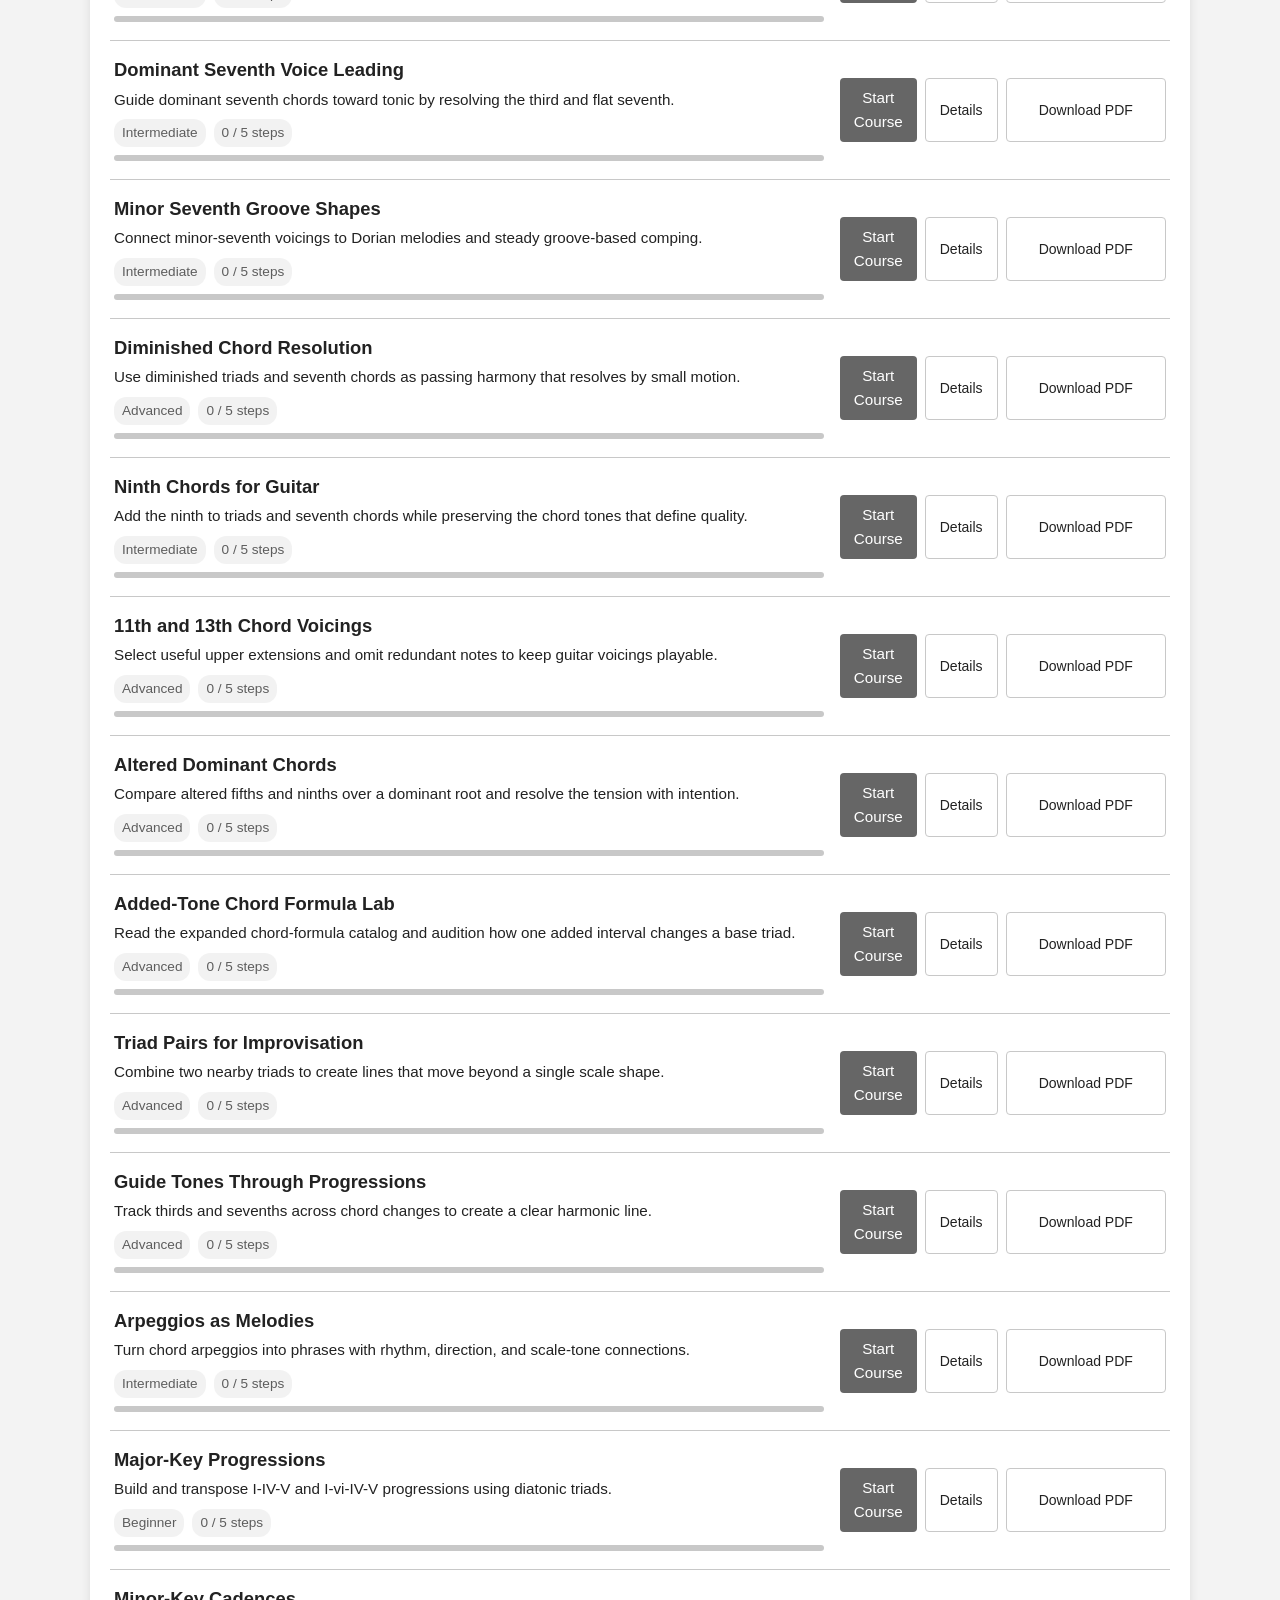
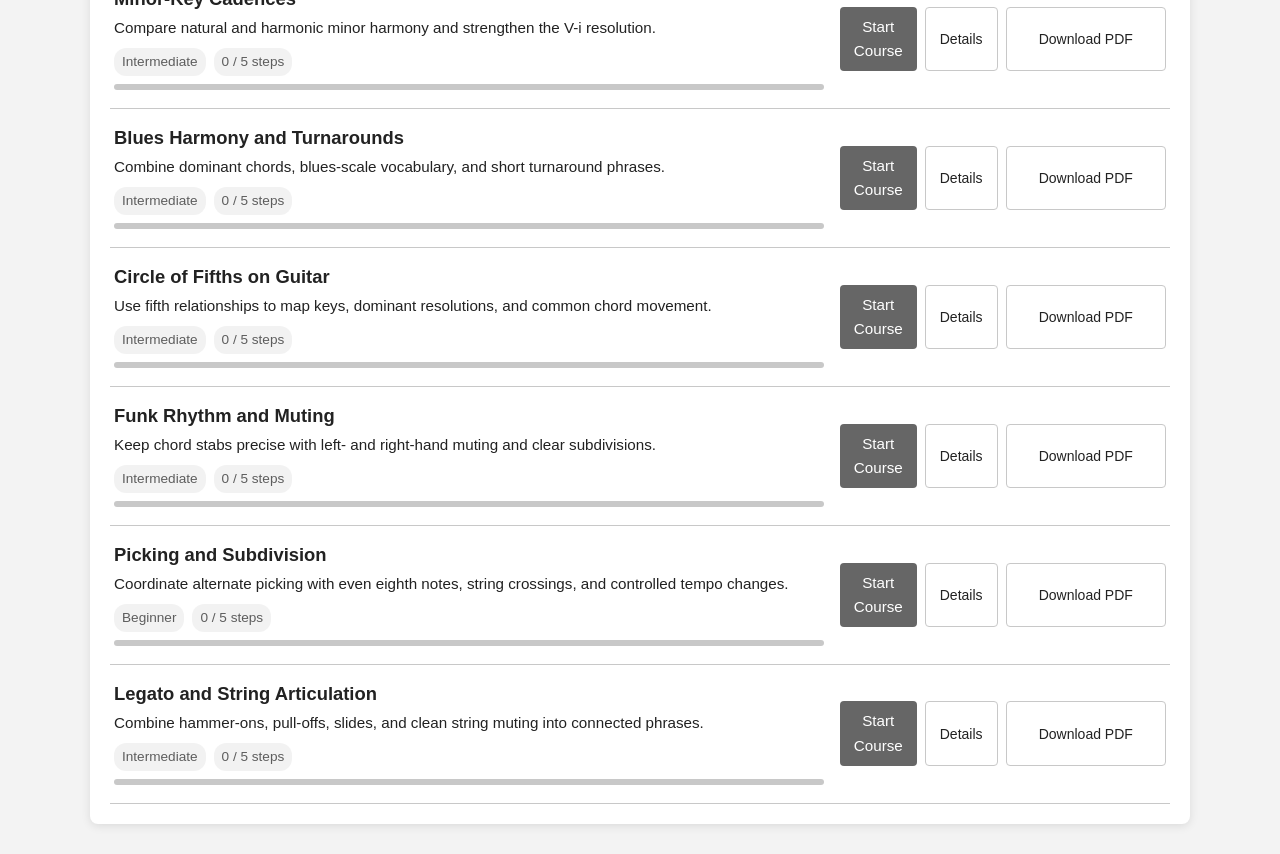
<file: courses.html>
<!DOCTYPE html>
<html lang="en">
<head>
    <meta name="theme-color" content="#2c3e50">
    <link rel="icon" href="icon-192.png">
    <link rel="apple-touch-icon" href="icon-192.png">
    <link rel="manifest" href="manifest.webmanifest">
    <meta charset="UTF-8">
    <meta name="viewport" content="width=device-width, initial-scale=1.0, viewport-fit=cover">
    <title>Scales Thesaurus - Courses</title>
    <link rel="stylesheet" href="layout.css">
    <link rel="stylesheet" href="components.css">
    <link rel="stylesheet" href="styles.css">
    <link rel="stylesheet" href="themes.css">
    <script src="theme-init.js"></script>
    <style>
        /* Styles for the courses page */
        .courses-container {
            padding: 20px;
            max-width: 1100px;
            margin: 20px auto;
            background-color: var(--card-bg);
            border-radius: 8px;
            box-shadow: 0 2px 10px rgba(0, 0, 0, 0.1);
        }

        .courses-container h1 {
            text-align: center;
            color: var(--primary-color);
            margin-bottom: 20px;
            border-bottom: 1px solid var(--border-color);
            padding-bottom: 10px;
        }

        .course-list { display: flex; flex-direction: column; margin-top: 20px; border-top: 1px solid var(--border-color); }
        .course-item { border-bottom: 1px solid var(--border-color); padding: 14px 4px; }
        .course-row { display: flex; align-items: center; gap: 16px; }
        .course-main { flex: 1; min-width: 0; }
        .course-main h3 { margin: 0 0 4px 0; font-size: 1.15em; color: var(--primary-color); }
        .course-main > p { margin: 0 0 8px 0; font-size: 0.95em; color: var(--text-color); line-height: 1.5; }
        .course-meta { display: flex; gap: 8px; align-items: center; font-size: 0.85em; color: var(--secondary-color); margin-bottom: 8px; }
        .course-meta span { background-color: rgba(0, 0, 0, 0.05); padding: 3px 8px; border-radius: 12px; }

        .enroll-button {
            padding: 8px 14px;
            font-size: 0.95em;
            color: var(--button-text);
            background-color: var(--accent-color);
            border: none;
            border-radius: 4px;
            cursor: pointer;
            transition: background-color 0.2s;
            text-align: center;
            display: inline-block;
            text-decoration: none;
        }

        .enroll-button:hover {
            background-color: var(--secondary-color);
            opacity: 0.9;
        }

        .course-bar { height: 6px; background: var(--border-color); border-radius: 3px; overflow: hidden; margin-bottom: 4px; }
        .course-bar i { display: block; height: 100%; background: var(--accent-color); }
        .course-more { margin-top: 12px; }
        .course-steps { margin: 0 0 12px; padding-left: 22px; font-size: 0.9em; line-height: 1.7; }
        .course-steps a { color: var(--text-color); }
        .course-steps small { opacity: 0.6; }
        .course-steps li.done a { text-decoration: line-through; opacity: 0.65; }
        .course-steps li.done::marker { content: '✓  '; color: var(--accent-color); }
        .course-learn { margin: 0 0 10px; padding-left: 20px; font-size: 0.9em; }
        .course-pv { background: none; border: none; color: var(--accent-color); cursor: pointer; font-size: 0.8em; padding: 0; text-decoration: underline; }
        .course-fb { margin-bottom: 12px; }
        .course-actions { display: flex; gap: 8px; flex-shrink: 0; }
        .course-toggle, .course-pdf { padding: 8px 14px; border: 1px solid var(--border-color); background: transparent; color: var(--text-color); border-radius: 4px; cursor: pointer; }
        @media (max-width: 768px) {
            .course-row { flex-direction: column; align-items: stretch; gap: 10px; }
            .course-actions .enroll-button, .course-toggle, .course-pdf { flex: 1; text-align: center; min-height: 46px; }
        }
        .return-button {
            display: inline-block;
            padding: 12px 24px;
            background-color: var(--primary-color);
            color: white;
            text-decoration: none;
            border-radius: 4px;
            font-weight: bold;
            transition: background-color 0.3s;
        }

        .return-button:hover {
            background-color: var(--secondary-color);
        }
    </style>
    <link rel="stylesheet" href="mini-fretboard.css">
    <link rel="stylesheet" href="site.css">
    <link rel="stylesheet" href="courses-page.css">
    <script src="site.js" defer></script>
</head>
<body>
    <header class="top-header">
        <div class="top-header-content">
            <a class="site-brand" href="index.html" aria-label="Scales Thesaurus home">Scales Thesaurus</a>
            <nav class="header-nav" aria-label="Main navigation"></nav>
            <div class="sidebar-toggle-container">
                <a class="courses-app-link" href="fretboard.html">Open Fretboard</a>
            </div>
        </div>
    </header>

    <div class="courses-container">
        <h1>Music Theory & Instrument Courses</h1>
        <div class="course-list" id="course-list"></div>
    </div>

    <script src="music-theory-data.js"></script>
    <script src="scales-data-standard.js"></script>
    <script src="scales-data-numeric.js"></script>
    <script src="scales-data-advanced-1.js"></script>
    <script src="scales-data-advanced-2.js"></script>
    <script src="scales-data-advanced-3.js"></script>
    <script src="scales-data-advanced-4.js"></script>
    <script src="scales-data-advanced-5.js"></script>
    <script src="scales-data-advanced-6.js"></script>
    <script src="scales-data-advanced-7a.js"></script>
    <script src="scales-data-advanced-7b.js"></script>
    <script src="scales-data-advanced-8.js"></script>
    <script src="scales-data-advanced-10.js"></script>
    <script src="scales-data-advanced-11.js"></script>
    <script src="music-theory.js"></script>
    <script src="music-theory-logic.js"></script>
    <script src="music-theory-chords.js"></script>
    <script src="music-theory-descriptions.js"></script>
    <script src="mini-fretboard.js"></script>
    <script src="vendor/jspdf.umd.min.js"></script>
    <script src="study-pdf.js"></script>
    <script src="courses-app.js"></script>
</body>
</html>
</file>
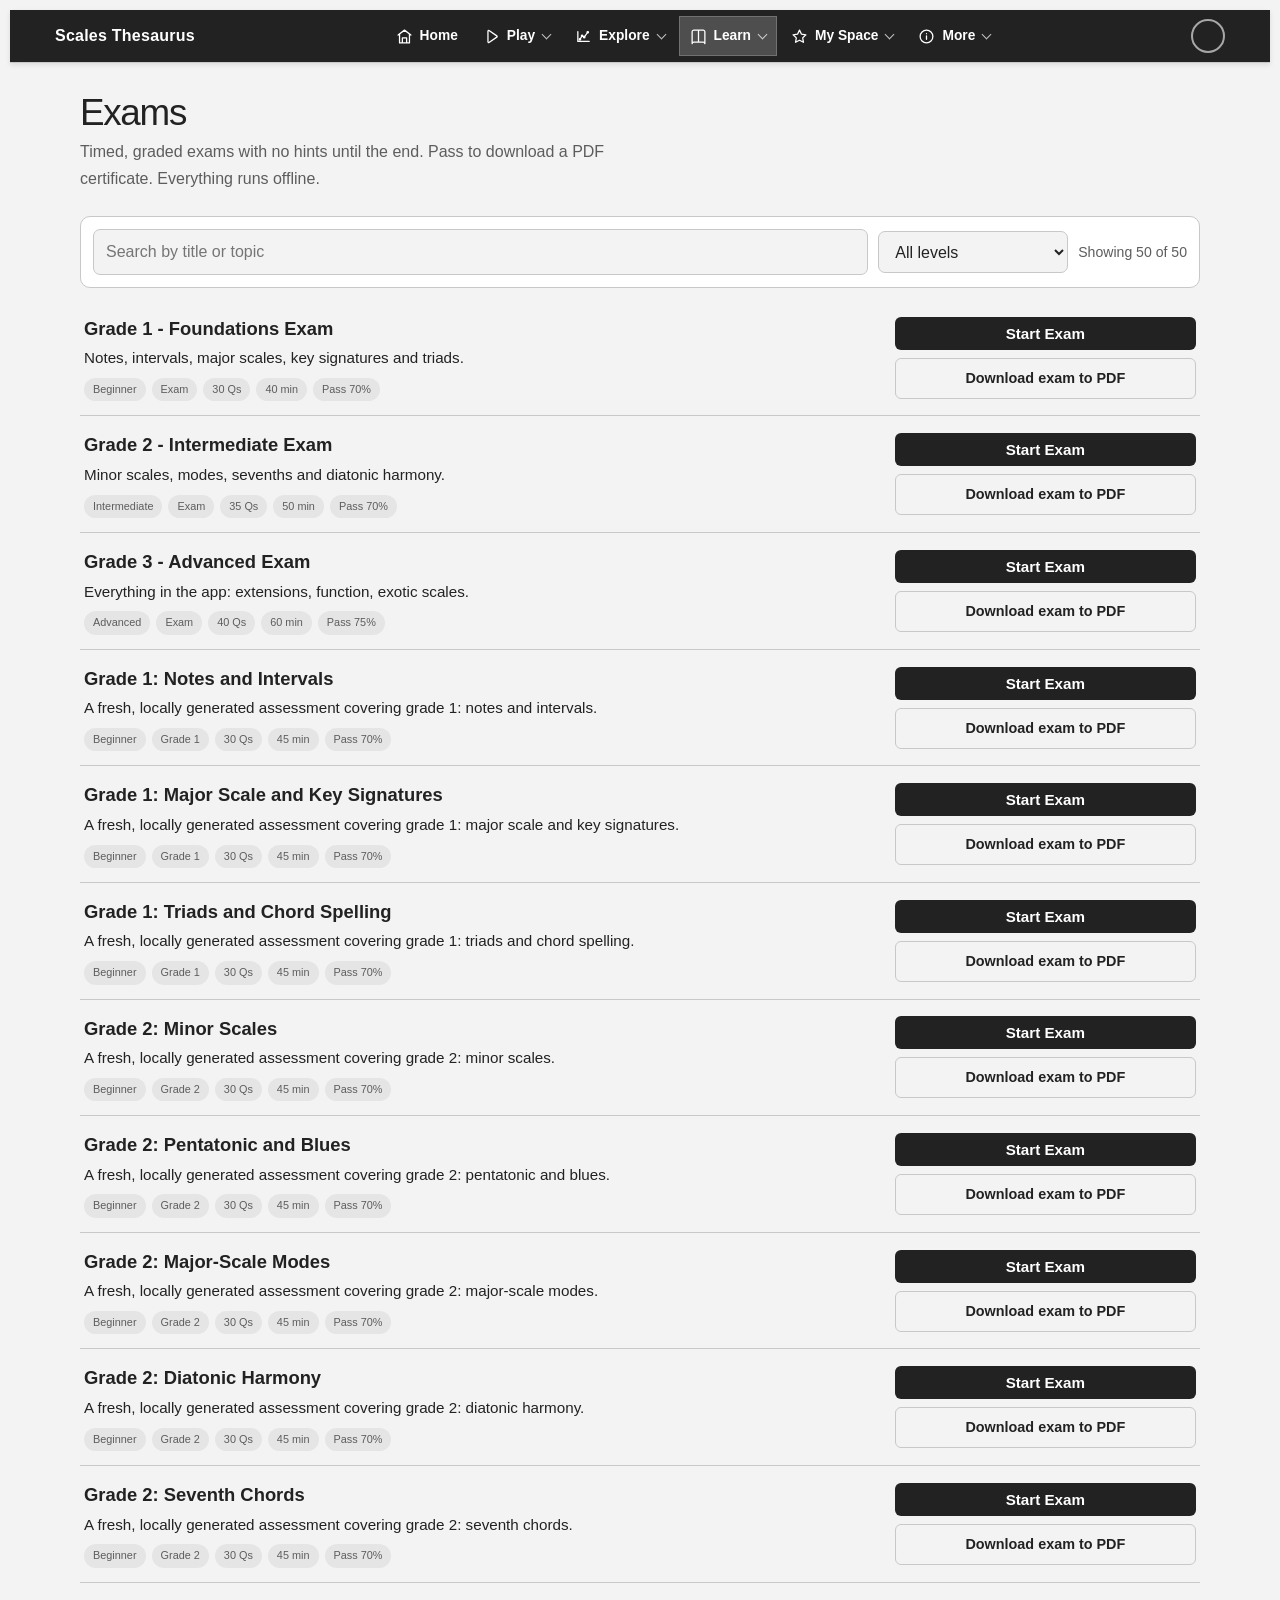
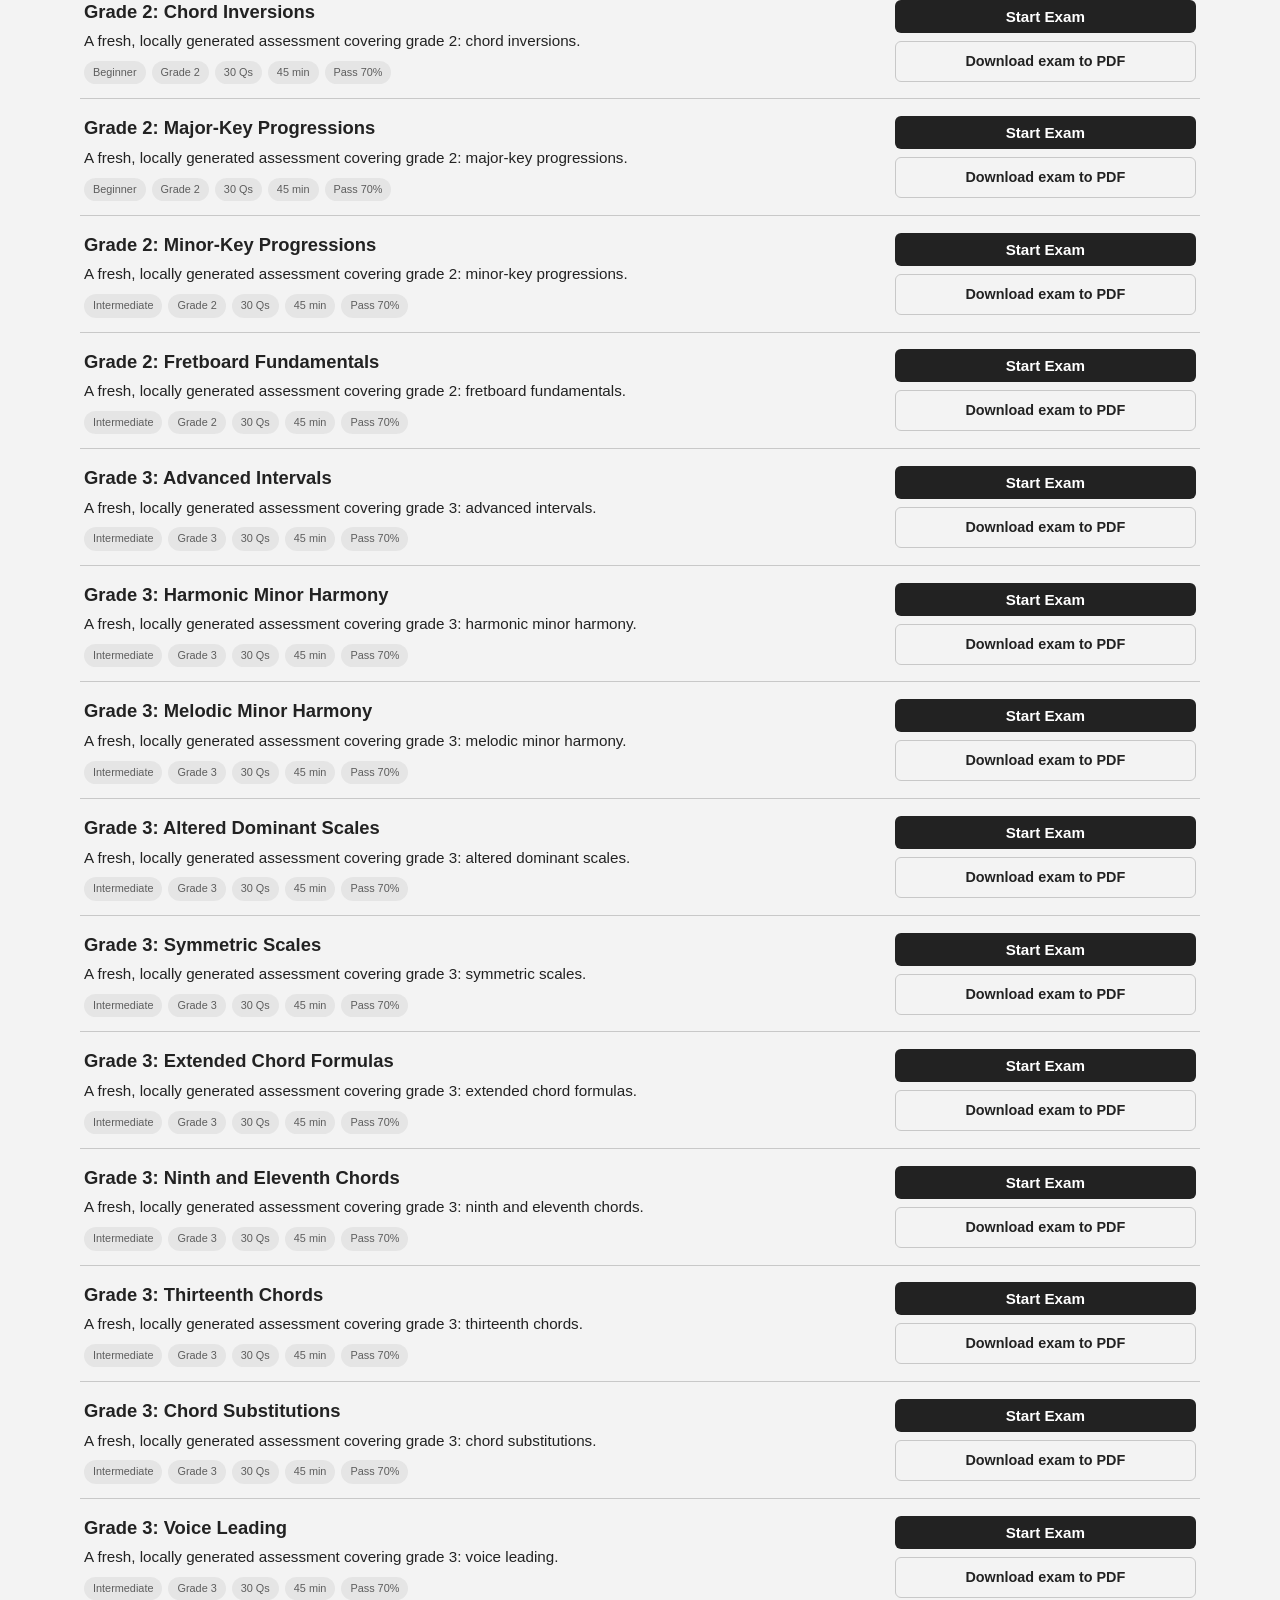
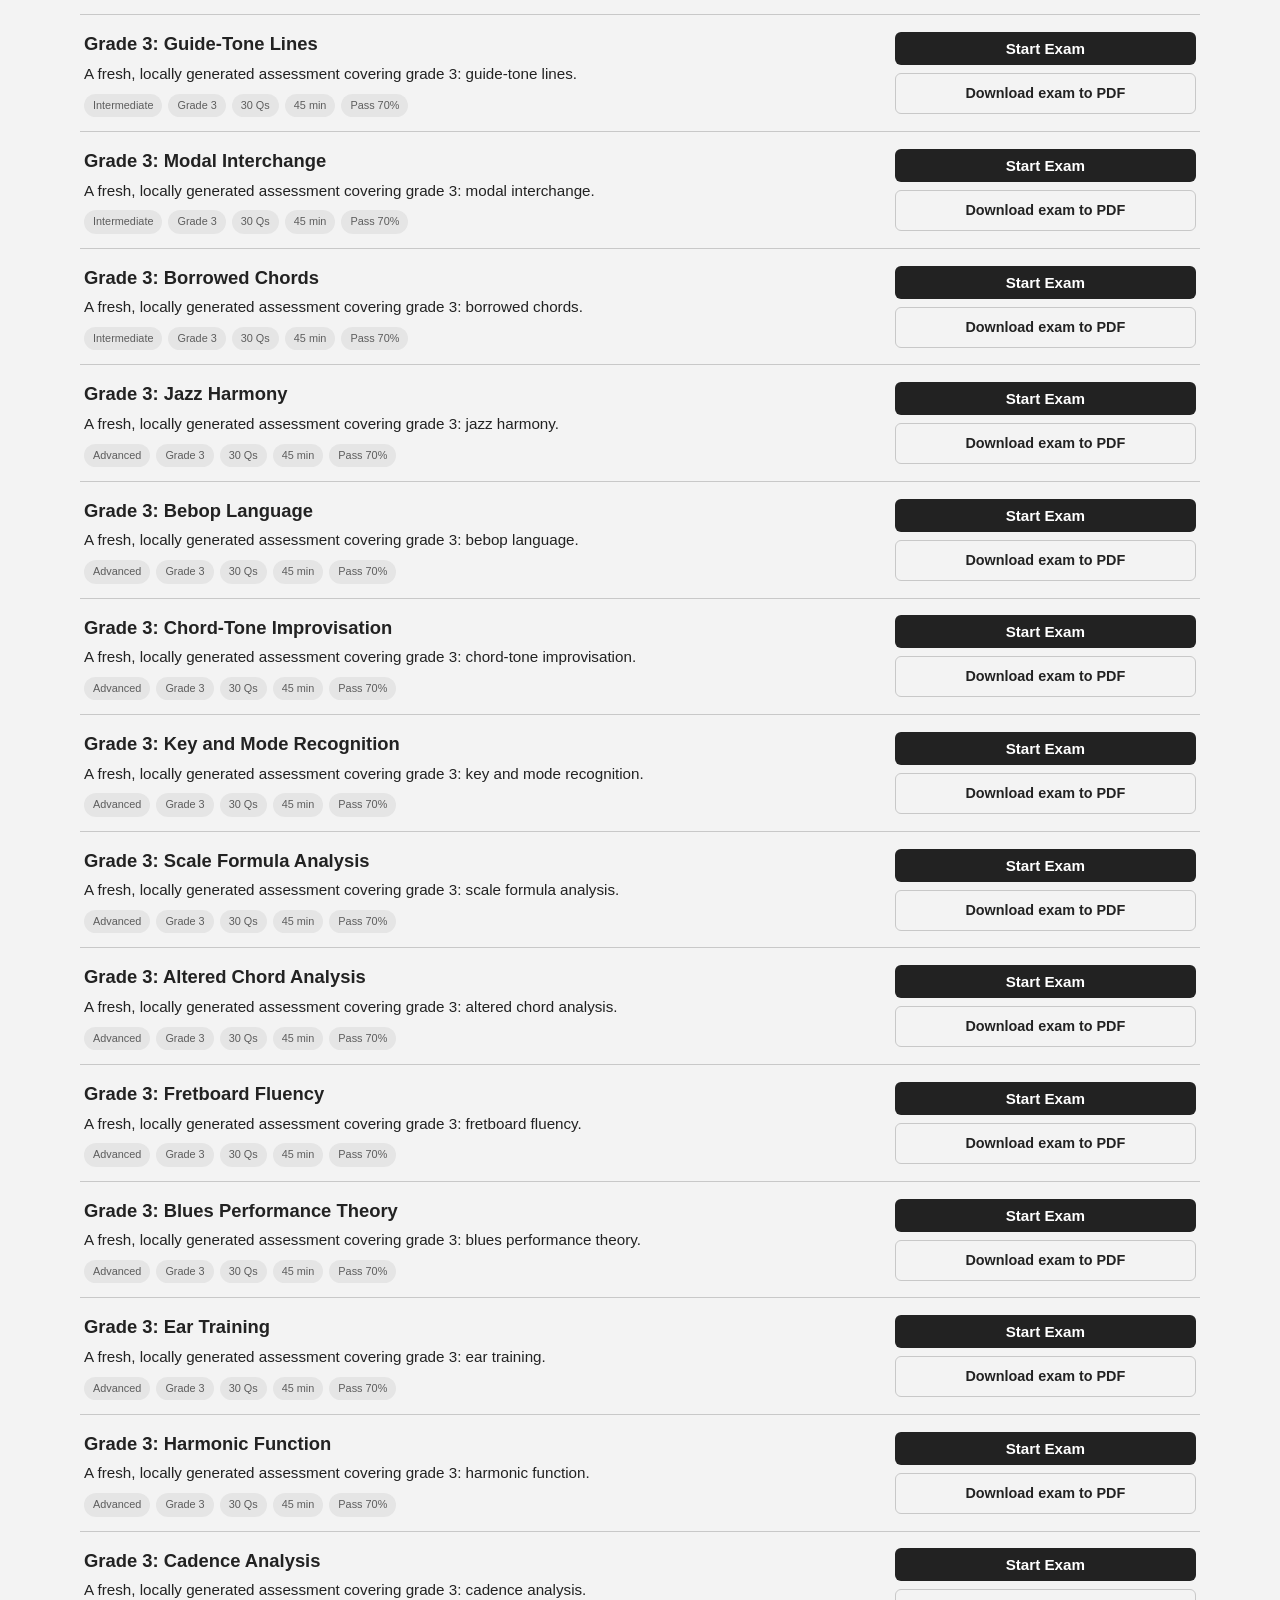
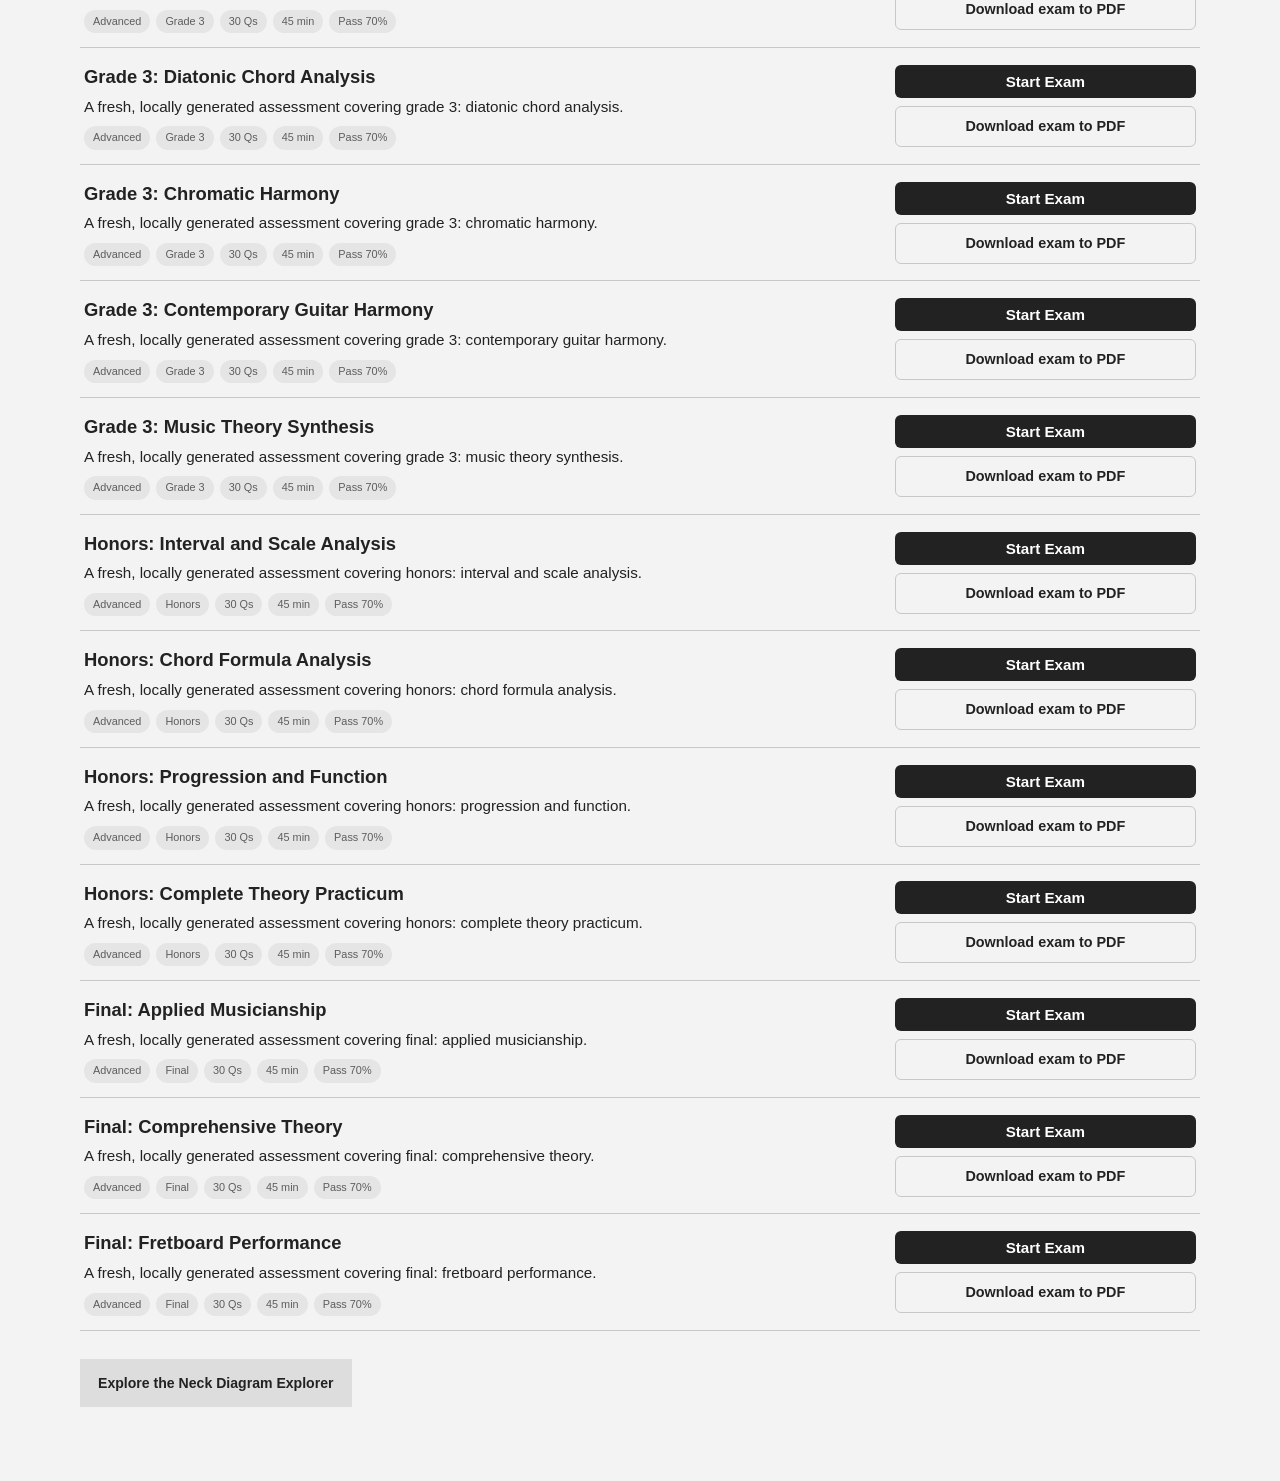
<file: coursesexams.html>
<!DOCTYPE html>
<html lang="en">
<head>
    <meta name="theme-color" content="#2c3e50">
    <link rel="icon" href="icon-192.png">
    <link rel="apple-touch-icon" href="icon-192.png">
    <link rel="manifest" href="manifest.webmanifest">
    <meta charset="UTF-8">
    <meta name="viewport" content="width=device-width, initial-scale=1.0, viewport-fit=cover">
    <title>Scales Thesaurus - Exams</title>
    <link rel="stylesheet" href="layout.css">
    <link rel="stylesheet" href="components.css">
    <link rel="stylesheet" href="styles.css">
    <link rel="stylesheet" href="themes.css">
    <script src="theme-init.js"></script>
    <link rel="stylesheet" href="site.css">
    <link rel="stylesheet" href="home.css">
    <link rel="stylesheet" href="quiz.css">
    <link rel="stylesheet" href="mini-fretboard.css">
    <style>
        /* Exams page: header and container follow home.html; exam rows are a plain list. */
        .exams-page .exams-heading { margin: 0 0 6px; color: var(--primary-color); font-family: "Arial Narrow", Arial, sans-serif; font-size: clamp(1.75rem, 3vw, 2.3rem); font-weight: 500; letter-spacing: -.035em; line-height: 1.1; text-align: left; }
        .exams-page .exams-intro { margin: 0 0 24px; max-width: 560px; color: var(--secondary-color); font-size: 1rem; line-height: 1.65; }
        #exam-list { display: flex; flex-direction: column; }
        #exam-list [hidden] { display: none !important; }
        #exam-list .stq-filterbar { margin-bottom: 12px; }
        #exam-list .exam-item { display: flex; flex-direction: row; align-items: center; gap: 16px; padding: 14px 4px; border: 0; border-bottom: 1px solid var(--border-color); border-radius: 0; background: none; box-shadow: none; overflow: visible; }
        #exam-list .exam-item[hidden] { display: none; }
        #exam-list .exam-details { flex: 1; min-width: 0; }
        #exam-list .exam-details h3 { margin: 0 0 4px; font-size: 1.15em; color: var(--primary-color); }
        #exam-list .exam-details p { margin: 0 0 8px; font-size: .95em; color: var(--text-color); line-height: 1.5; }
        #exam-list .stq-meta { margin-top: 0; font-size: .85em; color: var(--secondary-color); }
        #exam-list .stq-start { flex-shrink: 0; align-self: center; margin: 0; padding: 8px 14px; font-size: .95em; }
        .exams-footer { margin-top: 28px; }
        @media (max-width: 768px) {
            #exam-list .exam-item { flex-wrap: wrap; align-items: flex-start; gap: 10px; }
            #exam-list .exam-details { flex-basis: 100%; }
            #exam-list .stq-start, #exam-list .stq-pdf { min-height: 36px; padding: 7px 12px; font-size: .9em; }
        }
    </style>
    <script src="site.js" defer></script>
</head>
<body>
    <header class="top-header">
        <div class="top-header-content">
            <nav class="header-nav" aria-label="Main navigation"></nav>
        </div>
    </header>

    <main class="home-container exams-page">
        <h1 class="exams-heading">Exams</h1>
        <p class="exams-intro">
            Timed, graded exams with no hints until the end. Pass to download a PDF certificate. Everything runs offline.
        </p>
        <div class="exam-list" id="exam-list"></div>
        <div class="exams-footer">
            <a href="fretboard.html" class="home-primary-link">Explore the Neck Diagram Explorer</a>
        </div>
    </main>
    <script src="music-theory-data.js"></script>
    <script src="scales-data-standard.js"></script>
    <script src="scales-data-numeric.js"></script>
    <script src="scales-data-advanced-1.js"></script>
    <script src="scales-data-advanced-2.js"></script>
    <script src="scales-data-advanced-3.js"></script>
    <script src="scales-data-advanced-4.js"></script>
    <script src="scales-data-advanced-5.js"></script>
    <script src="scales-data-advanced-6.js"></script>
    <script src="scales-data-advanced-7a.js"></script>
    <script src="scales-data-advanced-7b.js"></script>
    <script src="scales-data-advanced-8.js"></script>
    <script src="scales-data-advanced-10.js"></script>
    <script src="scales-data-advanced-11.js"></script>
    <script src="music-theory.js"></script>
    <script src="music-theory-logic.js"></script>
    <script src="music-theory-chords.js"></script>
    <script src="music-theory-descriptions.js"></script>
    <script src="vendor/jspdf.umd.min.js"></script>
    <script src="mini-fretboard.js"></script>
    <script src="study-pdf.js"></script>
    <script src="quiz-engine.js"></script>
    <script>
        document.addEventListener('DOMContentLoaded', () => {
            QuizEngine.mountList(document.getElementById('exam-list'), QuizEngine.EXAMS, 'exam');
        });
    </script>
</body>
</html>
</file>
<file: layout.css>
/* Application layout structure */
* {
    box-sizing: border-box;
    margin: 0;
    padding: 0;
}

body {
    font-family: "Arial Narrow", Arial, sans-serif;
    line-height: 1.6;
    color: var(--text-color);
    background-color: var(--bg-color);
    padding: 10px;
    margin: 0;
    transition: background-color 0.3s ease, color 0.3s ease;
}

.app-container, .sidebar, .bottom-footer, .card-bg {
    transition: background-color 0.3s ease, border-color 0.3s ease, color 0.3s ease;
}

.app-container {
    width: 100%;
    margin: 0 auto;
    background-color: var(--card-bg);
    border-radius: 8px;
    box-shadow: 0 2px 10px rgba(0, 0, 0, 0.1);
    padding: 20px;
    display: flex;
    flex-direction: row;
    max-width: 100%;
    transition: margin-left 0.3s ease;
}

.app-container.full-width .main-content {
    max-width: 100%;
}

.sidebar {
    width: 350px;
    max-height: 100vh;
    overflow-y: auto;
    position: fixed;
    top: 0;
    left: -370px;
    bottom: 0;
    background-color: var(--sidebar-bg);
    border-right: 1px solid var(--border-color);
    padding: 20px;
    z-index: 1010;
    transition: left 0.3s ease;
    box-shadow: 2px 0 10px rgba(0, 0, 0, 0.2);
    color: var(--sidebar-text);
}

.sidebar-visible {
    left: 0;
}

.main-content {
    width: 100%;
    transition: width 0.3s ease;
}

header {
    width: 100%;
    text-align: center;
    margin-bottom: 20px;
    padding-bottom: 10px;
    border-bottom: 1px solid var(--border-color);
    background-color: var(--header-bg);
}

header h1 {
    font-size: 28px;
    color: var(--primary-color);
    margin: 0;
    padding: 10px 0;
}

.top-header {
    background-color: var(--primary-color);
    color: white;
    width: 100%;
    padding: 4px 0;
    margin-bottom: 15px;
    box-shadow: 0 2px 5px rgba(0,0,0,0.1);
}

.top-header-content {
    display: flex;
    justify-content: space-between;
    align-items: center;
    padding: 0 15px;
    width: 100%;
    max-width: 1200px;
    margin: 0 auto;
    position: relative;
    min-height: 44px;
}

.top-header h1.main-title {
    padding: 0;
    margin: 0;
    font-size: 1.2em;
    color: white;
    white-space: nowrap;
}

.header-nav {
    display: flex;
    gap: 8px;
    flex-grow: 1;
    justify-content: center;
    align-items: center;
    margin: 0 10px;
    flex-wrap: wrap;
}

.sidebar-toggle-container {
    margin-left: auto;
    display: flex;
    gap: 8px;
    align-items: center;
    z-index: 1020;
}

.header-key-selector,
.header-display-selector,
.header-pattern-type-selector {
    display: flex;
    align-items: center;
    gap: 8px;
    margin-bottom: 0; 
    flex-shrink: 0;
}

.header-key-selector label,
.header-display-selector label,
.header-pattern-type-selector label {
    margin-bottom: 0;
    color: white;
    font-weight: normal;
    font-size: 0.95em;
}

.header-key-selector select,
.header-display-selector select,
.header-pattern-type-selector select {
    padding: 2px 6px;
    font-size: 0.9em;
    background-color: rgba(255, 255, 255, 0.9);
    color: #333;
    border: 1px solid rgba(0,0,0,0.2);
    border-radius: 4px;
    width: auto; 
}

@media (max-width: 850px) {
    .header-nav {
        gap: 5px;
    }
}

@media (max-width: 768px) {
    .app-container {
        flex-direction: column;
    }
    
    .sidebar {
        width: min(350px, 90vw);
        max-height: 100vh;
        overflow-y: auto;
        position: fixed;
        top: 0;
        left: -100%;
        bottom: 0;
        border-right: 1px solid var(--border-color);
        border-bottom: none;
        margin: 0;
        padding: 20px;
        z-index: 1010;
        transition: left 0.3s ease;
    }

    .sidebar-visible {
        left: 0;
    }
    
    .main-content {
        width: 100%;
    }
    
    .header-nav {
        display: none;
    }
    
    .top-header-content {
        justify-content: space-between;
    }
}

@media (max-width: 480px) {
    .top-header-content {
        padding: 0 10px;
    }
}
</file>
<file: components.css>
/* UI Components CSS */
.controls-container {
    display: grid;
    grid-template-columns: 1fr;
    gap: 20px;
    margin-bottom: 30px;
}

.control-group {
    margin-bottom: 15px;
}

label {
    display: block;
    margin-bottom: 5px;
    font-weight: 600;
}

input, select, button {
    width: 100%;
    padding: 8px 12px;
    border: 1px solid var(--input-border);
    border-radius: 4px;
    font-size: 14px;
    background-color: var(--input-bg);
    color: var(--text-color);
}

.control-group input[type="range"] {
    padding: 0;
}

button {
    background-color: var(--button-bg);
    color: var(--button-text);
    border: none;
    cursor: pointer;
    transition: background-color 0.3s;
}

button:hover {
    background-color: var(--secondary-color);
}

.fretboard-controls {
    display: grid;
    grid-template-columns: repeat(3, 1fr);
    gap: 10px;
}

.slideshow-container, .pattern-generator {
    margin-bottom: 30px;
}

#slideshow-items, #generated-patterns {
    display: grid;
    grid-template-columns: repeat(auto-fill, minmax(200px, 1fr));
    gap: 15px;
    margin: 15px 0;
}

.slideshow-item, .generated-pattern {
    border: 1px solid var(--border-color);
    border-radius: 4px;
    padding: 10px;
    position: relative;
}

.slideshow-item img, .generated-pattern img {
    width: 100%;
    height: auto;
}

.delete-item {
    position: absolute;
    top: 5px;
    right: 5px;
    width: 24px;
    height: 24px;
    background-color: rgba(255, 0, 0, 0.7);
    color: white;
    border-radius: 50%;
    display: flex;
    align-items: center;
    justify-content: center;
    cursor: pointer;
}

.header-link {
    color: white;
    text-decoration: none;
    padding: 4px 8px;
    border-radius: 4px;
    transition: background-color 0.3s;
    white-space: nowrap;
    font-size: 0.95em;
}

.header-link:hover {
    background-color: rgba(255,255,255,0.1);
}

.bottom-footer {
    display: flex;
    flex-wrap: wrap;
    gap: 20px;
    justify-content: center;
    align-items: center;
    padding: 15px;
    margin-top: 20px;
    background-color: var(--sidebar-bg);
    border: 1px solid var(--border-color);
    border-radius: 8px;
}

.bottom-footer .control-group {
    display: flex;
    align-items: center;
    gap: 8px;
    margin-bottom: 0;
}

.bottom-footer .control-group label {
    margin-bottom: 0;
    font-weight: 600;
    white-space: nowrap;
    color: var(--text-color);
}

input#show-fret-numbers:checked + label#show-fret-numbers-icon,
input#capo-enable:checked + label#capo-enable-icon {
    background-color: var(--accent-color) !important;
    color: white !important;
    border-color: var(--accent-color) !important;
}

input#show-fret-numbers:not(:checked) + label#show-fret-numbers-icon,
input#capo-enable:not(:checked) + label#capo-enable-icon {
    background-color: transparent !important;
    color: var(--text-color) !important;
    opacity: 0.5;
}

.bottom-footer .control-group select {
    width: auto;
    min-width: 120px;
    max-width: 180px;
}

.bottom-footer.export-footer {
    background-color: transparent;
    border: none;
    padding-top: 0;
}
.bottom-footer.export-footer button {
    width: 100%;
    padding: 10px;
    font-size: 14px;
    background-color: #555;
}
.bottom-footer.export-footer button:hover {
    background-color: #333;
}

.sidebar-heading {
    margin-top: 6px;
    padding-bottom: 3px;
    border-bottom: 1px solid var(--border-color);
    font-size: 1em;
    display: flex;
    justify-content: space-between;
    align-items: center;
    cursor: pointer;
    user-select: none;
}

.sidebar-heading:hover {
    color: var(--primary-color);
}

.sidebar-heading::after {
    content: "▼";
    font-size: 0.8em;
    transition: transform 0.3s ease;
}

.sidebar-heading.collapsed::after {
    transform: rotate(-90deg);
}

.sidebar-section {
    max-height: 1000px;
    overflow: hidden;
    transition: max-height 0.5s ease;
    padding-top: 2px;
    padding-bottom: 2px;
}

.sidebar-section.collapsed {
    max-height: 0;
    margin-top: 0;
    padding-top: 0;
}

.appearance-bottom-section {
    display: grid;
    grid-template-columns: repeat(auto-fit, minmax(200px, 1fr));
    gap: 20px;
    padding: 20px;
    margin-top: 20px;
    background-color: var(--sidebar-bg);
    border: 1px solid var(--border-color);
    border-radius: 8px;
    align-items: start;
}

.appearance-bottom-section h3 {
    margin-top: 0;
    margin-bottom: 15px;
    border-bottom: 1px solid var(--border-color);
    padding-bottom: 5px;
    font-size: 1.1em;
    color: var(--primary-color);
}

.appearance-bottom-section .control-group {
    margin-bottom: 10px;
}

@media (max-width: 768px) {
    .controls-container {
        grid-template-columns: 1fr;
    }
    
    .fretboard-controls, .slideshow-controls {
        grid-template-columns: 1fr;
    }
    .lesson-container {
        width: 95%;
    }
    .sidebar-toggle-container {
        margin-left: auto;
        margin-right: 10px;
    }
}
</file>
<file: styles.css>
/* removed construction and course page styles -> moved to pages.css */

/* Root theme variables */
:root {
    --bg-color: #f4f4f4;
    --text-color: #333;
    --primary-color: #333;
    --secondary-color: #555;
    --accent-color: #666;
    --sidebar-bg: #fff;
    --sidebar-text: #333;
    --card-bg: #fff;
    --button-bg: #333;
    --button-text: white;
    --border-color: #eee;
    --header-bg: #fff;
    --input-bg: #fff;
    --input-border: #ddd;
    --marker-color: #333333;
    --fretboard-bg: #fcfcfc;
}

/* removed theme definitions to themes.css */

/* removed layout and components css -> moved to layout.css and components.css */

h1, h2 {
    color: var(--primary-color);
}

.main-title {
    font-size: 1.5em;
    color: white;
    text-align: center;
    padding: 2px 0;
    margin: 0;
    font-weight: normal;
}

.fretboard-container {
    margin-bottom: 30px;
}

#fretboard {
    width: 100%;
    overflow-x: auto;
    border: 1px solid var(--border-color);
    border-radius: 4px;
    margin-bottom: 10px;
    padding: 20px;
    background-color: var(--fretboard-bg);
}

.slideshow-options .slideshow-controls {
    display: grid;
    grid-template-columns: 1fr;
    gap: 5px;
    margin-top: 5px;
}

.tuning-input {
    display: flex;
    align-items: center;
    flex-wrap: wrap;
    gap: 5px;
    margin-bottom: 5px;
    background: rgba(0,0,0,0.02);
    padding: 8px;
    border-radius: 6px;
    border: 1px solid var(--border-color);
}

.tuning-input > label:first-child {
    width: 65px;
    font-weight: bold;
}

.tuning-input select {
    flex: 1;
    min-width: 60px;
}

.tuning-input .show-string-notes {
    width: auto;
    margin-left: 10px;
}

.note-marker-group {
    cursor: pointer;
}

.note-marker-group.selected .note-marker {
    stroke: var(--accent-color);
    stroke-width: 2px;
}

/* removed fretboard and note marker styles -> moved to fretboard.css */

/* Custom color picker section */
.color-picker {
    display: flex;
    align-items: center;
    margin-bottom: 2px;
}

.color-picker label {
    width: 100px;
    margin-bottom: 0;
}

.color-picker input {
    width: 50px;
    height: 24px;
    padding: 0;
    margin-right: 10px;
}

/* Animation styles */
@keyframes pulse {
    0% { r: 15; stroke-width: 1; }
    50% { r: 20; stroke-width: 3; }
    100% { r: 15; stroke-width: 1; }
}

.note-marker.playing {
    animation: pulse 0.3s ease-in-out;
    stroke: #ffffff;
    filter: drop-shadow(0 0 4px rgba(255, 255, 255, 0.8));
}

/* Slideshow duration control */
.slideshow-bpm {
    margin-bottom: 5px;
    display: flex;
    align-items: center;
}

.slideshow-bpm label {
    margin-right: 10px;
    margin-bottom: 0;
    width: auto;
}

.slideshow-bpm input {
    width: 60px;
}

/* Music theory info panel styles */
.theory-info-panel {
    margin-top: 20px;
    padding: 15px;
    background-color: rgba(0, 0, 0, 0.05);
    border-radius: 8px;
    border-left: 4px solid var(--primary-color);
}

.scale-description {
    margin-top: 15px;
    padding: 10px;
    background-color: rgba(0, 0, 0, 0.03);
    border-radius: 5px;
    line-height: 1.5;
}

.scale-description h3 {
    margin-top: 0;
    margin-bottom: 10px;
    color: var(--primary-color);
}

.scale-description p {
    margin-bottom: 8px;
}

.theory-info-title {
    font-weight: bold;
    margin-bottom: 10px;
    display: flex;
    justify-content: space-between;
    align-items: center;
}

.theory-info-content {
    display: grid;
    grid-template-columns: repeat(auto-fit, minmax(200px, 1fr));
    gap: 15px;
}

.theory-info-item {
    margin-bottom: 5px;
}

.theory-info-label {
    font-weight: 600;
    color: var(--text-color);
}

.tempo-control {
    display: flex;
    align-items: center;
    gap: 10px;
    margin-bottom: 15px;
}

.tempo-control label {
    margin-bottom: 0;
    width: auto;
}

.tempo-control input {
    width: 100px;
}

.tempo-control span {
    width: 40px;
    text-align: center;
}

.button-container {
    display: grid;
    grid-template-columns: repeat(auto-fit, minmax(200px, 1fr));
    gap: 10px;
    margin-top: 15px;
}

.piano-key {
    cursor: pointer;
    user-select: none;
    box-sizing: border-box;
    transition: background-color 0.1s ease;
}

.piano-key-white:active, .piano-key-white.piano-key-active {
    background-color: var(--accent-color) !important;
}

.piano-key-black:active, .piano-key-black.piano-key-active {
    background-color: var(--accent-color) !important;
}

.piano-container {
    background-color: #222;
    padding: 20px;
    border-radius: 8px;
    box-shadow: 0 4px 10px rgba(0, 0, 0, 0.3);
}

/* Scale editor styles */
.editor-overlay {
    position: fixed;
    top: 0;
    left: 0;
    width: 100%;
    height: 100%;
    background-color: rgba(0, 0, 0, 0.7);
    display: flex;
    align-items: center;
    justify-content: center;
    z-index: 1000;
}

.scale-editor {
    width: 80%;
    max-width: 800px;
    background-color: var(--card-bg);
    border-radius: 8px;
    box-shadow: 0 4px 15px rgba(0, 0, 0, 0.3);
    padding: 20px;
    position: relative;
    max-height: 90vh;
    overflow-y: auto;
}

.scale-editor h2 {
    margin-top: 0;
    margin-bottom: 20px;
}

.editor-tabs {
    display: flex;
    border-bottom: 1px solid var(--border-color);
    margin-bottom: 20px;
}

.tab-button {
    padding: 8px 15px;
    background: none;
    border: none;
    border-bottom: 3px solid transparent;
    cursor: pointer;
    font-size: 14px;
    font-weight: 600;
    color: var(--text-color);
}

.tab-button.active {
    color: var(--primary-color);
    border-bottom-color: var(--primary-color);
}

.tab-content {
    display: none;
}

.tab-content.active {
    display: block;
}

#close-editor {
    position: absolute;
    top: 15px;
    right: 15px;
    background: none;
    border: none;
    font-size: 18px;
    cursor: pointer;
    color: var(--text-color);
}

.custom-property {
    display: flex;
    margin-bottom: 10px;
    gap: 10px;
}

.custom-property input {
    flex: 1;
}

.remove-property {
    width: 30px;
    background-color: var(--accent-color);
    color: white;
    border: none;
    border-radius: 4px;
    cursor: pointer;
}

#add-property {
    margin-right: 10px;
}

textarea {
    width: 100%;
    padding: 8px 12px;
    border: 1px solid var(--input-border);
    border-radius: 4px;
    resize: vertical;
}

.scale-editor .control-group {
    margin-bottom: 15px;
}

.scale-editor button {
    background-color: var(--button-bg);
    color: var(--button-text);
    border: none;
    border-radius: 4px;
    padding: 10px 15px;
    cursor: pointer;
    margin-top: 10px;
}

.scale-editor button:hover {
    background-color: var(--secondary-color);
}

/* Lesson page styles */
.lesson-overlay {
    position: fixed;
    top: 0;
    left: 0;
    width: 100%;
    height: 100%;
    background-color: rgba(0, 0, 0, 0.7);
    display: flex;
    align-items: center;
    justify-content: center;
    z-index: 2000;
}

.lesson-container {
    width: 90%;
    max-width: 900px;
    max-height: 90vh;
    background-color: var(--card-bg);
    border-radius: 8px;
    box-shadow: 0 4px 20px rgba(0, 0, 0, 0.3);
    overflow-y: auto;
    position: relative;
}

.lesson-header {
    display: flex;
    justify-content: space-between;
    align-items: center;
    padding: 15px 20px;
    border-bottom: 1px solid var(--border-color);
}

.lesson-header h2 {
    margin: 0;
    color: var(--primary-color);
}

.close-lesson {
    background: none;
    border: none;
    font-size: 24px;
    cursor: pointer;
    color: var(--text-color);
    width: auto;
    padding: 0 10px;
}

.lesson-content {
    padding: 20px;
}

.lesson-section {
    margin-bottom: 25px;
}

.lesson-section h3 {
    margin-top: 0;
    color: var(--primary-color);
    border-bottom: 1px solid var(--border-color);
    padding-bottom: 8px;
}

.theory-details {
    background-color: rgba(0, 0, 0, 0.05);
    padding: 15px;
    border-radius: 5px;
    margin-top: 10px;
}

.theory-details ul, .lesson-section ul, .lesson-section ol {
    padding-left: 25px;
}

.theory-details li, .lesson-section li {
    margin-bottom: 8px;
}

/* Generated pattern item styling update */
.generated-pattern {
    display: grid;
    grid-template-columns: 1fr;
    gap: 8px;
}

.generated-pattern button {
    margin-top: 0;
}

.export-all-generated, .export-all-with-info {
    width: auto !important;
    max-width: 100% !important;
    margin: 10px 0 !important;
    padding: 10px;
    display: block !important;
}

/* removed effects and animation styles -> moved to effects.css */

.pattern-generator-controls {
    display: grid;
    grid-template-columns: 1fr;
    gap: 5px;
    margin-bottom: 10px;
}

.melodic-patterns {
    margin-bottom: 20px;
    padding: 0;
    background-color: transparent;
    border-radius: 0;
}

.melodic-controls {
    display: flex;
    gap: 5px;
    margin-top: 8px;
}

#custom-pattern {
    font-family: "Arial Narrow", Arial, sans-serif;
}

/* removed sidebar and dropdown styles -> moved to sidebar.css */

/* removed bottom footer and responsive layout styles -> moved to layout.css and components.css */

@media (max-width: 768px) {
    .ebook-container {
        flex-direction: column;
    }
    
    .ebook-toc {
        width: 100%;
        height: auto;
        max-height: 150px;
        border-right: none;
        border-bottom: 1px solid var(--border-color);
    }
}

/* Condensed sidebar styles */
.sidebar .control-group {
    margin-bottom: 6px;
}

.sidebar label {
    margin-bottom: 1px;
    font-size: 0.9em;
}

.sidebar input, 
.sidebar select, 
.sidebar button {
    padding: 4px 6px;
    font-size: 0.9em;
}

.sidebar h3 {
    font-size: 0.95em;
    margin: 3px 0;
}

.sidebar-heading {
    margin-top: 6px;
    padding-bottom: 3px;
    font-size: 1em;
}

.sidebar-section {
    padding-top: 2px;
    padding-bottom: 2px;
}

.tuning-input {
    margin-bottom: 2px;
}

.color-picker {
    margin-bottom: 2px;
}

.sidebar .slideshow-options button,
.sidebar .pattern-generator-controls button,
.sidebar .melodic-controls button {
    padding: 4px 6px;
    margin-bottom: 3px;
}

.slideshow-bpm {
    margin-bottom: 5px;
}

.slideshow-loop {
    margin-bottom: 5px !important;
}

.slideshow-controls {
    gap: 3px;
}

.melodic-controls {
    gap: 3px;
    margin-top: 5px;
}

#custom-colors .color-picker label {
    width: 80px;
}

.chromatic-tuner-controls {
    margin: 8px 0;
    padding: 6px;
}

.chromatic-tuner-buttons {
    gap: 3px;
}

.chromatic-tuner-button {
    padding: 3px;
    font-size: 0.85em;
}

/* removed top header styles -> moved to layout.css */

.logo {
    font-weight: bold;
    font-size: 24px;
    background: rgba(255,255,255,0.2);
    width: 40px;
    height: 40px;
    display: flex;
    align-items: center;
    justify-content: center;
    border-radius: 50%;
    flex-shrink: 0;
    display: none; /* Hide the logo */
}

/* removed header nav and responsive layout styles -> moved to layout.css */

.scale-item {
    border: 1px solid var(--border-color);
    border-radius: 4px;
    padding: 15px;
    background-color: var(--bg-color);
    display: flex;
    flex-direction: column;
    position: relative;
}

.scale-item.hidden {
    opacity: 0;
    pointer-events: none;
    height: 0;
    padding: 0;
    margin: 0;
    border: none;
    overflow: hidden;
    transition: opacity 0.3s ease-in-out, height 0.3s ease-in-out, padding 0.3s ease-in-out, margin 0.3s ease-in-out, border 0.3s ease-in-out;
}

.scale-details {
    flex-grow: 1;
}

.scale-details h3 {
    margin: 0 0 10px 0;
    font-size: 1.2em;
    color: var(--text-color);
    border-bottom: 1px dashed var(--border-color);
    padding-bottom: 5px;
    padding-right: 30px; 
}

.scale-details p {
    margin: 0 0 5px 0;
    font-size: 0.95em;
    color: var(--text-color);
    line-height: 1.4;
}

.scale-details strong {
    color: var(--primary-color);
}

.scale-notes {
    font-family: "Arial Narrow", Arial, sans-serif;
    background-color: rgba(0, 0, 0, 0.05);
    padding: 3px 6px;
    border-radius: 3px;
    display: inline-block;
    word-break: break-all;
}

.scale-filters {
    margin-bottom: 20px;
    padding: 15px;
    background-color: rgba(0, 0, 0, 0.03);
    border: 1px solid var(--border-color);
    border-radius: 4px;
    display: grid;
    grid-template-columns: 1fr;
    gap: 15px;
}

.favorite-filter {
    display: flex;
    align-items: center;
    gap: 10px;
    margin-top: 10px;
}

.favorite-filter label {
    margin-bottom: 0;
    font-weight: 600;
}

.favorite-filter input[type="checkbox"] {
    width: auto;
    margin-top: 2px;
    cursor: pointer;
}

.hear-scale-button, .view-diagram-button, .learn-button {
    padding: 5px 10px;
    font-size: 0.9em;
    color: var(--button-text);
    width: auto;
    border: none;
    border-radius: 4px;
    cursor: pointer;
    transition: opacity 0.2s;
    text-align: center;
    flex-grow: 1;
}

.hear-scale-button {
    background-color: var(--accent-color);
}

.view-diagram-button {
    background-color: var(--secondary-color);
}

.learn-button {
    background-color: var(--primary-color);
}

.hear-scale-button:hover, .view-diagram-button:hover, .learn-button:hover {
    opacity: 0.8;
}

.button-pair-container {
    display: flex;
    gap: 10px;
    margin-top: 10px;
}

.favorite-button {
    position: absolute;
    top: 10px;
    right: 10px;
    background: none;
    border: none;
    font-size: 1.5em;
    cursor: pointer;
    color: var(--border-color);
    padding: 0;
    line-height: 1;
    transition: color 0.2s ease;
}

.favorite-button.favorited {
    color: var(--accent-color);
}

.favorite-button:hover {
    color: var(--secondary-color);
}

.scale-item audio {
    width: 100%;
    margin-top: 15px; 
    height: 40px; 
}

/* Add styles for audio player in chord items */
.chord-item audio {
    width: 100%;
    margin-top: 15px; 
    height: 40px; 
}

/* Force specific export and export-related buttons to black with white text for consistent appearance */
#save-scales-zip,
#save-chords-zip,
#save-intervals-zip,
#save-gamuts-zip,
#save-gamuts-sidebar-zip,
#save-all-combined-zip,
#save-all-combined-word,
#save-all-combined-word-v2,
#save-all-combined-word-v3,
#save-all-custom-word,
#save-all-patterns-circle-word-v2,
#export-current-diagram-bottom,
#export-current-diagram,
#export-diagrams-only,
.export-all-generated,
.export-all-with-info,
.export-button,
.export-all-generated,
.export-all-with-info {
    background-color: #000 !important;
    color: #fff !important;
    border-color: #000 !important;
    box-shadow: none !important;
}

/* Ensure hover keeps contrast */
#save-scales-zip:hover,
#save-chords-zip:hover,
#save-intervals-zip:hover,
#save-gamuts-zip:hover,
#save-gamuts-sidebar-zip:hover,
#save-all-combined-zip:hover,
#save-all-combined-word:hover,
#save-all-combined-word-v2:hover,
#save-all-combined-word-v3:hover,
#save-all-custom-word:hover,
#save-all-patterns-circle-word-v2:hover,
#export-current-diagram-bottom:hover,
#export-current-diagram:hover,
#export-diagrams-only:hover,
.export-all-generated:hover,
.export-all-with-info:hover,
.export-button:hover {
    background-color: #000 !important;
    color: #fff !important;
    filter: brightness(0.95);
}
</file>
<file: themes.css>
/* Theme definitions extracted from styles.css */
.theme-dark-mode {
    --bg-color: #121212;
    --text-color: #e0e0e0;
    --primary-color: #bb86fc;
    --secondary-color: #3700b3;
    --accent-color: #03dac6;
    --sidebar-bg: #1e1e1e;
    --sidebar-text: #e0e0e0;
    --card-bg: #2d2d2d;
    --button-bg: #bb86fc;
    --button-text: #121212;
    --border-color: #333;
    --header-bg: #1e1e1e;
    --input-bg: #2d2d2d;
    --input-border: #444;
    --marker-color: #bb86fc;
    --fretboard-bg: #2d2d2d;
}

.theme-light-mode {
    --bg-color: #ffffff;
    --text-color: #333333;
    --primary-color: #4285f4;
    --secondary-color: #34a853;
    --accent-color: #ea4335;
    --sidebar-bg: #f8f9fa;
    --sidebar-text: #333333;
    --card-bg: #ffffff;
    --button-bg: #4285f4;
    --button-text: white;
    --border-color: #dadce0;
    --header-bg: #f8f9fa;
    --input-bg: #ffffff;
    --input-border: #dadce0;
    --marker-color: #333333;
    --fretboard-bg: #ffffff;
}

.theme-night-owl {
    --bg-color: #011627;
    --text-color: #d6deeb;
    --primary-color: #82aaff;
    --secondary-color: #c792ea;
    --accent-color: #7fdbca;
    --sidebar-bg: #01111d;
    --sidebar-text: #d6deeb;
    --card-bg: #0e2a3f;
    --button-bg: #82aaff;
    --button-text: #011627;
    --border-color: #1d3b53;
    --header-bg: #01111d;
    --input-bg: #0e2a3f;
    --input-border: #1d3b53;
    --marker-color: #7fdbca;
    --fretboard-bg: #0e2a3f;
}

.theme-sepia {
    --bg-color: #f4f0e4;
    --text-color: #5b4636;
    --primary-color: #a67c52;
    --secondary-color: #7d5d3b;
    --accent-color: #c17e61;
    --sidebar-bg: #eae0cc;
    --sidebar-text: #5b4636;
    --card-bg: #faf6e9;
    --button-bg: #a67c52;
    --button-text: #fff;
    --border-color: #d3c6a6;
    --header-bg: #eae0cc;
    --input-bg: #faf6e9;
    --input-border: #d3c6a6;
    --marker-color: #8b5a2b;
    --fretboard-bg: #faf6e9;
}

.theme-forest {
    --bg-color: #2c3e50;
    --text-color: #ecf0f1;
    --primary-color: #27ae60;
    --secondary-color: #16a085;
    --accent-color: #f1c40f;
    --sidebar-bg: #1e2b38;
    --sidebar-text: #ecf0f1;
    --card-bg: #34495e;
    --button-bg: #27ae60;
    --button-text: #ecf0f1;
    --border-color: #1e2b38;
    --header-bg: #1e2b38;
    --input-bg: #34495e;
    --input-border: #1e2b38;
    --marker-color: #f1c40f;
    --fretboard-bg: #34495e;
}

.theme-ocean {
    --bg-color: #e0f7fa;
    --text-color: #006064;
    --primary-color: #00acc1;
    --secondary-color: #0097a7;
    --accent-color: #ffc107;
    --sidebar-bg: #b2ebf2;
    --sidebar-text: #006064;
    --card-bg: #e0f7fa;
    --button-bg: #00acc1;
    --button-text: white;
    --border-color: #80deea;
    --header-bg: #b2ebf2;
    --input-bg: #e0f7fa;
    --input-border: #80deea;
    --marker-color: #006064;
    --fretboard-bg: #e0f7fa;
}

.theme-sunset {
    --bg-color: #ff7e5f;
    --text-color: #fff;
    --primary-color: #feb47b;
    --secondary-color: #ff6b6b;
    --accent-color: #ffd166;
    --sidebar-bg: #dd6850;
    --sidebar-text: #fff;
    --card-bg: #ff8c70;
    --button-bg: #feb47b;
    --button-text: #7d3e35;
    --border-color: #dd6850;
    --header-bg: #dd6850;
    --input-bg: #ff8c70;
    --input-border: #dd6850;
    --marker-color: #ffd166;
    --fretboard-bg: #ff8c70;
}

.theme-monochrome {
    --bg-color: #f5f5f5;
    --text-color: #333;
    --primary-color: #666;
    --secondary-color: #888;
    --accent-color: #aaa;
    --sidebar-bg: #e0e0e0;
    --sidebar-text: #333;
    --card-bg: #f5f5f5;
    --button-bg: #666;
    --button-text: white;
    --border-color: #ddd;
    --header-bg: #e0e0e0;
    --input-bg: #f5f5f5;
    --input-border: #ddd;
    --marker-color: #333;
    --fretboard-bg: #f5f5f5;
}

.theme-high-contrast {
    --bg-color: #000;
    --text-color: #fff;
    --primary-color: #ff0;
    --secondary-color: #0ff;
    --accent-color: #f0f;
    --sidebar-bg: #000;
    --sidebar-text: #fff;
    --card-bg: #222;
    --button-bg: #ff0;
    --button-text: #000;
    --border-color: #fff;
    --header-bg: #000;
    --input-bg: #222;
    --input-border: #fff;
    --marker-color: #ff0;
    --fretboard-bg: #222;
}

.theme-pastel {
    --bg-color: #F8F9FA;
    --text-color: #5D5C61;
    --primary-color: #B0C4DE;
    --secondary-color: #D8BFD8;
    --accent-color: #FFB6C1;
    --sidebar-bg: #E9ECEF;
    --sidebar-text: #5D5C61;
    --card-bg: #F8F9FA;
    --button-bg: #B0C4DE;
    --button-text: #5D5C61;
    --border-color: #DEE2E6;
    --header-bg: #E9ECEF;
    --input-bg: #F8F9FA;
    --input-border: #DEE2E6;
    --marker-color: #5D5C61;
    --fretboard-bg: #F8F9FA;
}

.theme-neon {
    --bg-color: #151515;
    --text-color: #fff;
    --primary-color: #0ff;
    --secondary-color: #f0f;
    --accent-color: #0f0;
    --sidebar-bg: #0d0d0d;
    --sidebar-text: #fff;
    --card-bg: #1a1a1a;
    --button-bg: #0ff;
    --button-text: #000;
    --border-color: #333;
    --header-bg: #0d0d0d;
    --input-bg: #1a1a1a;
    --input-border: #333;
    --marker-color: #0ff;
    --fretboard-bg: #1a1a1a;
}

.theme-cyberpunk {
    --bg-color: #0a0a16;
    --text-color: #fdfdfd;
    --primary-color: #f706cf;
    --secondary-color: #04d9ff;
    --accent-color: #fe5e41;
    --sidebar-bg: #020210;
    --sidebar-text: #fdfdfd;
    --card-bg: #12121e;
    --button-bg: #f706cf;
    --button-text: #fdfdfd;
    --border-color: #04d9ff;
    --header-bg: #020210;
    --input-bg: #12121e;
    --input-border: #04d9ff;
    --marker-color: #04d9ff;
    --fretboard-bg: #12121e;
}

.theme-retro {
    --bg-color: #fdf6e3;
    --text-color: #657b83;
    --primary-color: #d33682;
    --secondary-color: #6c71c4;
    --accent-color: #cb4b16;
    --sidebar-bg: #eee8d5;
    --sidebar-text: #657b83;
    --card-bg: #fdf6e3;
    --button-bg: #d33682;
    --button-text: #fdf6e3;
    --border-color: #93a1a1;
    --header-bg: #eee8d5;
    --input-bg: #fdf6e3;
    --input-border: #93a1a1;
    --marker-color: #b58900;
    --fretboard-bg: #fdf6e3;
}

.theme-minimal {
    --bg-color: #ffffff;
    --text-color: #212121;
    --primary-color: #212121;
    --secondary-color: #757575;
    --accent-color: #bdbdbd;
    --sidebar-bg: #f5f5f5;
    --sidebar-text: #212121;
    --card-bg: #ffffff;
    --button-bg: #212121;
    --button-text: #ffffff;
    --border-color: #e0e0e0;
    --header-bg: #f5f5f5;
    --input-bg: #ffffff;
    --input-border: #e0e0e0;
    --marker-color: #212121;
    --fretboard-bg: #ffffff;
}

.theme-vintage {
    --bg-color: #f2e9e4;
    --text-color: #5e503f;
    --primary-color: #a98467;
    --secondary-color: #6c584c;
    --accent-color: #9a8c98;
    --sidebar-bg: #ddd5ca;
    --sidebar-text: #5e503f;
    --card-bg: #f2e9e4;
    --button-bg: #a98467;
    --button-text: #fff;
    --border-color: #c9ada7;
    --header-bg: #ddd5ca;
    --input-bg: #f2e9e4;
    --input-border: #c9ada7;
    --marker-color: #5e503f;
    --fretboard-bg: #f2e9e4;
}

/* Keep every selectable page theme in the requested neutral palette. */
:root[class*="theme-"] {
    color-scheme: light;
    --bg-color: #f3f3f3;
    --text-color: #222;
    --primary-color: #222;
    --secondary-color: #5d5d5d;
    --accent-color: #666;
    --sidebar-bg: #e5e5e5;
    --sidebar-text: #222;
    --card-bg: #fff;
    --button-bg: #333;
    --button-text: #fff;
    --border-color: #c8c8c8;
    --header-bg: #e5e5e5;
    --input-bg: #fff;
    --input-border: #aaa;
    --marker-color: #333;
    --fretboard-bg: #fff;
    --paper: #f3f3f3;
    --ink: #222;
    --muted: #666;
    --line: #ccc;
    --accent: #555;
    --green: #333;
}
:root.theme-dark-mode, :root.theme-night-owl, :root.theme-forest, :root.theme-sunset, :root.theme-neon, :root.theme-cyberpunk {
    color-scheme: dark;
    --bg-color: #111;
    --text-color: #eee;
    --primary-color: #f2f2f2;
    --secondary-color: #bbb;
    --accent-color: #aaa;
    --sidebar-bg: #191919;
    --sidebar-text: #eee;
    --card-bg: #222;
    --button-bg: #ddd;
    --button-text: #111;
    --border-color: #444;
    --header-bg: #191919;
    --input-bg: #222;
    --input-border: #555;
    --marker-color: #eee;
    --fretboard-bg: #222;
    --paper: #111;
    --ink: #eee;
    --muted: #bbb;
    --line: #444;
    --accent: #ccc;
    --green: #ddd;
}
:root.theme-high-contrast {
    color-scheme: dark;
    --bg-color: #000;
    --text-color: #fff;
    --primary-color: #fff;
    --secondary-color: #ddd;
    --accent-color: #fff;
    --sidebar-bg: #000;
    --sidebar-text: #fff;
    --card-bg: #111;
    --button-bg: #fff;
    --button-text: #000;
    --border-color: #fff;
    --header-bg: #000;
    --input-bg: #111;
    --input-border: #fff;
    --marker-color: #fff;
    --fretboard-bg: #111;
    --paper: #000;
    --ink: #fff;
    --muted: #ddd;
    --line: #fff;
    --accent: #fff;
    --green: #fff;
}
</file>
<file: site.css>
/* Project-wide typeface, including form controls and SVG labels. */
*,*::before,*::after{font-family:"Arial Narrow",Arial,sans-serif!important}

/* Shared navigation and page chrome. */
.site-brand{display:inline-flex;align-items:center;flex:0 0 auto;color:#fff;text-decoration:none;font-weight:800;letter-spacing:.015em;white-space:nowrap}
.site-brand:hover{color:#fff;text-decoration:none}
.site-brand:focus-visible{outline:3px solid #ddd;outline-offset:3px;border-radius:3px}
.st-nav{display:flex;align-items:center;justify-content:center;gap:3px;flex:1 1 auto;margin:0 8px;position:relative;min-width:0}
.st-nav a,.st-nav .st-dd>button{display:inline-flex;align-items:center;justify-content:center;gap:7px;width:auto;height:40px;padding:8px 10px;border-radius:9px;background:transparent;border:1px solid transparent;color:#fff;text-decoration:none;font-family:inherit;font-size:.86em;font-weight:650;line-height:1.2;white-space:nowrap;cursor:pointer;touch-action:manipulation;transition:background-color .16s ease,border-color .16s ease,color .16s ease}
.st-nav .st-icon,.st-nav-toggle .st-icon{display:block;width:17px;height:17px;flex:0 0 17px}
.st-nav-label{display:inline}
.st-nav a:focus-visible,.st-nav .st-dd>button:focus-visible,.st-nav-toggle:focus-visible{outline:3px solid #ddd;outline-offset:2px}
.st-nav a:hover,.st-nav .st-dd>button:hover,.st-nav a.active,.st-nav .st-dd.has-active>button{background:rgba(255,255,255,.15);border-color:rgba(255,255,255,.2)}
.st-nav a.active,.st-nav .st-dd.has-active>button{background:rgba(255,255,255,.2)}
.st-nav .st-dd>button::after{content:"";width:6px;height:6px;margin:-3px 0 0 1px;border-right:1.5px solid currentColor;border-bottom:1.5px solid currentColor;transform:rotate(45deg);opacity:.72}
.st-dd{position:relative}
.st-dd-menu{display:none;position:absolute;top:100%;left:0;min-width:210px;background:#fff;color:#222;border:1px solid rgba(0,0,0,.12);border-radius:12px;box-shadow:0 14px 34px rgba(0,0,0,.2);padding:6px;z-index:10000;margin-top:7px}
.st-dd:nth-last-child(-n+2) .st-dd-menu{left:auto;right:0}
.st-dd.open .st-dd-menu{display:block}
.st-dd-menu a{display:flex;align-items:center;gap:10px;width:100%;height:auto;color:#262626 !important;padding:10px 11px;font-weight:550;border-radius:8px;white-space:normal}
.st-dd-menu .st-icon{width:17px;height:17px;flex:0 0 17px;color:#444}.st-dd-menu .st-nav-label{display:inline}
.st-dd-menu a:hover,.st-dd-menu a.active{background:#e6e6e6;color:#222 !important}
.st-dd-menu a:focus-visible{outline:2px solid #444;outline-offset:1px}
.st-nav a.st-rn{border-color:rgba(255,255,255,.3)}
.st-nav a.st-rn .st-offline-dot{width:7px;height:7px;margin-left:0}
.st-nav-toggle{display:none;align-items:center;justify-content:center;gap:8px;width:auto;min-width:42px;height:40px;padding:8px 11px;background:transparent;color:#fff;border:1px solid rgba(255,255,255,.35);border-radius:9px;cursor:pointer;touch-action:manipulation;font-family:inherit;font-size:.86em;font-weight:600;line-height:1}
.st-nav-toggle-label{display:inline}
.header-play-pattern{display:inline-flex;align-items:center;justify-content:center;width:44px;height:44px;flex:0 0 44px;padding:10px;border:1px solid rgba(255,255,255,.45);border-radius:8px;background:rgba(255,255,255,.14);color:#fff;cursor:pointer;touch-action:manipulation}
.header-play-pattern svg,.header-stop-pattern svg{width:20px;height:20px}
.header-play-pattern:hover,.header-play-pattern.is-playing,.header-stop-pattern:hover:not(:disabled){background:#444}
.header-play-pattern:focus-visible,.header-stop-pattern:focus-visible{outline:3px solid #ddd;outline-offset:2px}
.header-play-pattern:disabled,.header-stop-pattern:disabled{cursor:default;opacity:.55}
.header-stop-pattern{display:inline-flex;align-items:center;justify-content:center;width:44px;height:44px;flex:0 0 44px;padding:10px;border:1px solid rgba(255,255,255,.45);border-radius:8px;background:rgba(255,255,255,.14);color:#fff;cursor:pointer;touch-action:manipulation}
.st-view-toggle{display:inline-flex;align-items:center;justify-content:center;width:auto;min-width:72px;min-height:40px;padding:8px 11px;border:1px solid rgba(255,255,255,.38);border-radius:7px;background:rgba(255,255,255,.12);color:#fff;font-family:inherit;font-size:.84em;font-weight:600;line-height:1.2;white-space:nowrap;cursor:pointer}
.st-view-toggle:hover{background:rgba(255,255,255,.22)}
.st-orientation-toggle{display:none;align-items:center;justify-content:center;min-width:76px;min-height:40px;padding:8px 11px;border:1px solid rgba(255,255,255,.38);border-radius:7px;background:rgba(255,255,255,.12);color:#fff;font-family:inherit;font-size:.84em;font-weight:600;line-height:1.2;cursor:pointer;touch-action:manipulation}
.st-orientation-toggle:focus-visible{outline:3px solid #ddd;outline-offset:2px}
@media(pointer:coarse){.st-orientation-toggle{display:inline-flex}}
.st-view-toggle:focus-visible{outline:3px solid #ddd;outline-offset:2px}
.st-view-dot{flex:0 0 34px;width:34px;min-width:34px;height:34px;min-height:34px;margin-left:auto;padding:0;border:2px solid rgba(255,255,255,.6);border-radius:50%;background:transparent}
.st-view-dot[aria-pressed="true"]{background:#fff;border-color:#fff}
.top-header .st-view-toggle.st-view-dot{border-radius:50%!important}
.st-offline-dot{display:inline-block;width:8px;height:8px;border-radius:50%;background:#777;margin-left:6px;vertical-align:middle;box-shadow:0 0 0 2px rgba(255,255,255,.4)}
.st-offline-dot.off{background:#777}
.st-toast{position:fixed;left:50%;bottom:24px;transform:translateX(-50%);background:#222;color:#fff;padding:10px 16px;border-radius:8px;font-size:14px;z-index:100000;box-shadow:0 6px 20px rgba(0,0,0,.3);opacity:0;transition:opacity .25s;pointer-events:none;max-width:90vw;text-align:center}
.st-toast.show{opacity:1}
@media (max-width:1000px) and (min-width:769px){
  .st-nav a,.st-nav .st-dd>button{gap:0;padding:8px;font-size:.8em}
  .st-nav .st-icon{display:none}
}
@media (max-width:768px){
  .header-nav.st-nav{display:none !important}
  .st-nav-toggle{display:inline-flex}
  .header-nav.st-nav.mobile-open{display:flex !important;position:absolute;top:100%;left:0;right:0;flex-direction:column;align-items:stretch;background:var(--primary-color,#333);padding:8px;margin:0;z-index:9999;box-shadow:0 8px 20px rgba(0,0,0,.25)}
  .header-nav.st-nav.mobile-open .st-dd-menu{position:static;box-shadow:none;margin:0 0 4px 12px;background:rgba(255,255,255,.95)}
  .header-nav.st-nav.mobile-open .st-dd>button{width:100%;height:44px;justify-content:flex-start;text-align:left}
  .header-nav.st-nav.mobile-open .st-nav-label{display:inline;position:static;width:auto;height:auto;padding:0;margin:0;overflow:visible;clip:auto;white-space:normal}
  .header-nav.st-nav.mobile-open .st-dd-menu a{min-height:42px}
  .st-nav-toggle{min-width:42px}
  .st-orientation-toggle{display:inline-flex}
}
@media print{.top-header,.st-toast,.sidebar,.bottom-footer{display:none !important}}

/* Shared responsive layout for every app page. */
body{container-name:app-mobile;container-type:inline-size}
.mobile-view-button{display:block;width:auto;min-height:44px;margin:0 auto 28px;padding:10px 18px;border:0;border-radius:7px;background:#333;color:#fff;font-family:inherit;font-size:15px;font-weight:700;line-height:1.2;cursor:pointer;box-shadow:0 3px 0 rgba(0,0,0,.14)}
.mobile-view-button:hover{background:#555}
.home-actions{display:flex;justify-content:center;align-items:center;gap:12px;flex-wrap:wrap;margin:0 auto 14px}
.home-actions .mobile-view-button{margin:0}
.offline-package-button{display:inline-flex;align-items:center;justify-content:center;min-height:44px;padding:10px 16px;border:1px solid #555;border-radius:8px;background:#333;color:#fff;font-family:inherit;font-size:15px;font-weight:700;line-height:1.2;cursor:pointer;touch-action:manipulation}
.offline-package-button:hover{background:#555}
.offline-package-button:focus-visible{outline:3px solid #ddd;outline-offset:2px}
.offline-package-button:disabled{opacity:.65;cursor:wait}
.offline-package-status{display:block;margin:0 auto 20px;color:var(--secondary-color,#52616b);font-size:.9rem;text-align:center}
.offline-package-status.is-error{color:#555}
.explorer-about{margin:0 0 20px;padding:12px 14px;border:1px solid var(--border-color);border-radius:8px;background:var(--card-bg,#fff);color:var(--text-color)}
.explorer-about summary{color:var(--primary-color);font-weight:700;cursor:pointer}
.explorer-about p{margin:8px 0 0;line-height:1.55}
.rn-package-action{display:flex;align-items:center;gap:12px;flex-wrap:wrap;margin:12px 0 18px}
.rn-package-action .offline-package-status{margin:0;text-align:left}
.mobile-view-button:focus-visible,.st-nav-toggle:focus-visible{outline:3px solid #ddd;outline-offset:3px}
@media(max-width:768px){
  body{padding:0;overflow-x:hidden}
  .app-container{padding:10px;border-radius:0;box-shadow:none}
  .main-content{min-width:0}
  .top-header{margin-bottom:10px;padding:5px 0}
  .top-header-content{min-height:44px;padding:4px 10px;gap:7px;flex-wrap:wrap;justify-content:space-between}
  .top-header h1.main-title{font-size:1.05em;white-space:normal;text-align:left}
  .sidebar-toggle-container{position:static;top:auto;right:auto;margin:0;gap:6px}
  .header-nav.st-nav{display:none!important}
  .st-nav-toggle{display:inline-flex;order:3;width:auto;min-height:40px;padding:8px 12px}
  .header-nav.st-nav.mobile-open{display:flex!important;top:100%;left:0;right:0;width:100%;max-height:75vh;overflow-y:auto;gap:3px;padding:8px}
  .header-nav.st-nav.mobile-open a,.header-nav.st-nav.mobile-open .st-dd>button{display:flex;width:100%;height:auto;min-height:42px;justify-content:flex-start;padding:10px 12px;text-align:left}
  .header-nav.st-nav.mobile-open .st-dd-menu{min-width:0}
  .home-container,.about-container,.chords-container,.intervals-container,.scales-container,.lessons-container,.practice-container,.progress-container,.favorites-container,.data-container,.settings-container,.courses-container,.quizzes-container,.tests-container,.exams-container,.ebooks-container,.ideas-container,.rn-container{width:auto;max-width:100%;margin:10px;padding:18px 14px;border-radius:8px}
  .home-container h1{font-size:1.8em;line-height:1.2}
  .home-intro{font-size:1em;line-height:1.5}
  .page-link-grid,.features-grid,.chord-grid,.interval-grid,.scale-grid,.fav-grid,.rn-grid,.course-list,.quiz-list,.test-list,.stq-exam-list,.ebook-list,.lesson-list,.scale-list,.chord-list,.interval-list{grid-template-columns:minmax(0,1fr)!important;gap:12px}
  .rn{padding:18px 14px;margin:10px auto}
  .page-link-card{padding:16px}
  .fretboard-container,#fretboard,.piano-container,.table-wrap,.data-table-wrap{max-width:100%;overflow-x:auto;-webkit-overflow-scrolling:touch}
  #fretboard{padding:10px}
  table{display:block;max-width:100%;overflow-x:auto;white-space:nowrap;-webkit-overflow-scrolling:touch}
  input,select,textarea,button{max-width:100%;font-size:16px}
  button,.page-link-button{min-height:42px}
  .control-group,.form-row,.idea-row,.ld-head,.ld-nav,.stq-actions,.ebook-navigation{min-width:0;flex-wrap:wrap}
  .lesson-container,.scale-editor,.ebook-container,.lesson-overlay,.editor-overlay,.ebook-overlay{width:100%;max-width:100%;max-height:100dvh;border-radius:0}
  .lesson-container,.scale-editor,.ebook-container{padding:16px}
  .lesson-content,.ebook-content{padding:14px 0}
  .ebook-toc{width:100%;max-height:32vh;padding:12px;border-right:0;border-bottom:1px solid var(--border-color)}
  .bottom-footer,.appearance-bottom-section{display:grid;grid-template-columns:minmax(0,1fr);gap:12px;padding:12px}
  .bottom-footer .control-group{flex-wrap:wrap}
  .button-pair-container{flex-wrap:wrap}
  .button-pair-container>*{flex:1 1 130px}
  .heat-grid{max-width:100%;overflow-x:auto}
  .mobile-view-button{margin-bottom:20px}
  .home-actions{display:grid;grid-template-columns:1fr;max-width:360px;gap:8px}
  .home-actions>*{width:100%;min-height:46px}
  .offline-package-status{text-align:left;padding:0 6px}
  .rn-package-action{align-items:stretch}
  .rn-package-action .offline-package-button{width:100%}
}
/* The landing-page switch previews the same narrow layout on desktop. */
body.mobile-view{width:min(100%,480px);min-height:100vh;margin:0 auto;padding:0;overflow-x:hidden;box-shadow:0 0 32px rgba(0,0,0,.12)}
body.mobile-view .app-container{padding:10px;border-radius:0;box-shadow:none}
body.mobile-view .main-content{min-width:0}
body.mobile-view .top-header{margin-bottom:10px;padding:5px 0}
body.mobile-view .top-header-content{min-height:44px;padding:4px 10px;gap:7px;flex-wrap:wrap;justify-content:space-between}
body.mobile-view .top-header h1.main-title{font-size:1.05em;white-space:normal;text-align:left}
body.mobile-view .sidebar-toggle-container{position:static;top:auto;right:auto;margin:0;gap:6px}
body.mobile-view .header-nav.st-nav{display:none!important}
body.mobile-view .st-nav-toggle{display:inline-flex;order:3;width:auto;min-height:40px;padding:8px 12px}
body.mobile-view .header-nav.st-nav.mobile-open{display:flex!important;position:absolute;top:100%;left:0;right:0;width:100%;max-height:75vh;overflow-y:auto;flex-direction:column;align-items:stretch;background:var(--primary-color,#333);padding:8px;margin:0;z-index:9999;box-shadow:0 8px 20px rgba(0,0,0,.25)}
body.mobile-view .home-container,body.mobile-view .about-container,body.mobile-view .chords-container,body.mobile-view .intervals-container,body.mobile-view .scales-container,body.mobile-view .lessons-container,body.mobile-view .practice-container,body.mobile-view .progress-container,body.mobile-view .favorites-container,body.mobile-view .data-container,body.mobile-view .settings-container,body.mobile-view .courses-container,body.mobile-view .quizzes-container,body.mobile-view .tests-container,body.mobile-view .exams-container,body.mobile-view .ebooks-container,body.mobile-view .ideas-container,body.mobile-view .rn-container{width:auto;max-width:100%;margin:10px;padding:18px 14px}
body.mobile-view .home-container h1{font-size:1.8em;line-height:1.2}
body.mobile-view .page-link-grid,body.mobile-view .features-grid,body.mobile-view .chord-grid,body.mobile-view .interval-grid,body.mobile-view .scale-grid,body.mobile-view .fav-grid,body.mobile-view .rn-grid,body.mobile-view .course-list,body.mobile-view .quiz-list,body.mobile-view .test-list,body.mobile-view .stq-exam-list,body.mobile-view .ebook-list,body.mobile-view .lesson-list,body.mobile-view .scale-list,body.mobile-view .chord-list,body.mobile-view .interval-list{grid-template-columns:minmax(0,1fr)!important;gap:12px}
body.mobile-view .rn{padding:18px 14px;margin:10px auto}
body.mobile-view .fretboard-container,body.mobile-view #fretboard,body.mobile-view .piano-container,body.mobile-view table{max-width:100%;overflow-x:auto;-webkit-overflow-scrolling:touch}
body.mobile-view table{display:block;white-space:nowrap}
body.mobile-view input,body.mobile-view select,body.mobile-view textarea,body.mobile-view button{max-width:100%;font-size:16px}
body.mobile-view .lesson-container,body.mobile-view .scale-editor,body.mobile-view .ebook-container{width:100%;max-width:100%;max-height:100vh;border-radius:0;padding:16px}
body.mobile-view .ebook-toc{width:100%;max-height:32vh;padding:12px;border-right:0;border-bottom:1px solid var(--border-color)}
body.mobile-view .bottom-footer,body.mobile-view .appearance-bottom-section{display:grid;grid-template-columns:minmax(0,1fr);gap:12px;padding:12px}
body.mobile-view .button-pair-container{flex-wrap:wrap}
body.mobile-view .button-pair-container>*{flex:1 1 130px}
/* Mobile refinements 1-10: page layouts adapt to actual and previewed narrow widths. */
@container app-mobile (max-width:768px){
  /* 1. A safe-area-aware navigation rail stays available while browsing. */
  .top-header{position:sticky;top:0;z-index:1025;padding-top:env(safe-area-inset-top);box-shadow:0 3px 14px rgba(0,0,0,.16)}
  .top-header-content{min-height:48px;gap:8px}
  .header-nav.st-nav.mobile-open{max-height:calc(100dvh - 64px);overscroll-behavior:contain;padding-bottom:calc(10px + env(safe-area-inset-bottom))}
  .st-nav-toggle,#sidebar-toggle,#toggle-bottom{min-height:42px;touch-action:manipulation}
  :target{scroll-margin-top:76px}

  /* 2. The landing page becomes a focused launch board, not a squeezed desktop grid. */
  .home-container{margin:0;padding:22px 14px 30px;border-radius:0;box-shadow:none}
  .home-container>h1{font-size:clamp(1.65rem,8vw,2.15rem);text-wrap:balance}
  .page-link-grid{gap:10px}
  .page-link-card{border-radius:12px;border-inline-start:3px solid var(--primary-color);padding:16px}
  .page-link-card:first-child{background:color-mix(in srgb,var(--primary-color) 7%,var(--card-bg));border-color:var(--accent-color)}
  .page-link-card h2{font-size:1.2rem}
  .page-link-button,.mobile-view-button{width:100%;min-height:48px;border-radius:9px}

  /* 3. Fretboard tools open as a bottom sheet; the neck keeps playable proportions. */
  .app-container{padding:8px}
  .app-container .sidebar{left:0;top:auto;right:0;bottom:0;width:100%;height:min(82dvh,720px);max-height:82dvh;padding:18px 14px calc(18px + env(safe-area-inset-bottom));border:1px solid var(--border-color);border-bottom:0;border-radius:20px 20px 0 0;transform:translateY(105%);visibility:hidden;transition:transform .25s ease,visibility .25s;z-index:1010}
  .app-container .sidebar.sidebar-visible{left:0;transform:translateY(0);visibility:visible}
  #fretboard{padding:8px;overscroll-behavior-x:contain;scrollbar-width:thin}
  #fretboard svg{min-width:620px;max-width:none;touch-action:pan-x pan-y}
  #current-pattern-display{position:sticky;left:0;font-size:1rem!important}
  .bottom-footer{padding-bottom:calc(12px + env(safe-area-inset-bottom))}

  /* 4. Theory discovery keeps filters compact and results easy to scan. */
  .scales-container,.chords-container,.intervals-container{margin:8px;padding:14px 12px}
  .scale-filters,.chord-filters,.interval-filters{padding:12px;gap:12px;border-radius:12px}
  .scales-container .interval-filter-list,.chords-container .interval-filter-list{display:flex;flex-wrap:nowrap;gap:7px;overflow-x:auto;padding:7px;scroll-snap-type:x proximity;overscroll-behavior-inline:contain;scrollbar-width:thin}
  .scales-container .interval-filter-item,.chords-container .interval-filter-item{flex:0 0 auto;min-width:54px;min-height:42px;scroll-snap-align:start}
  .favorite-filter{width:100%;min-height:44px}
  .favorite-filter input[type=checkbox]{width:22px;height:22px;flex:0 0 22px}
  .button-pair-container{display:grid;grid-template-columns:repeat(2,minmax(0,1fr));gap:8px}
  .button-pair-container>*{width:100%;min-height:46px}
  .scale-item,.chord-item,.interval-item{border-radius:12px;padding:14px}
  .scale-item h3,.chord-item h3{padding-right:46px}
  .favorite-button{width:44px;height:44px;top:5px;right:5px}

  /* 5. Data editing uses reachable tabs and preserves table readability. */
  .data-container{margin:8px;padding:14px 10px}
  .data-heading{font-size:1.8rem}
  .data-container .tabs{position:sticky;top:54px;z-index:1000;display:flex;flex-wrap:nowrap;gap:4px;overflow-x:auto;margin:0 -10px 14px;padding:7px 10px;background:var(--card-bg);scroll-snap-type:x proximity;box-shadow:0 4px 10px rgba(0,0,0,.08)}
  .data-container .tab-link{flex:0 0 auto;width:auto;min-width:92px;min-height:46px;padding:8px 12px;scroll-snap-align:start}
  .data-container .data-table{display:block;width:100%;max-width:100%;overflow-x:auto;overscroll-behavior-inline:contain;white-space:normal}
  .data-container .data-table th,.data-container .data-table td{min-width:96px;padding:10px}
  .data-container .export-buttons-container{display:grid;grid-template-columns:repeat(2,minmax(0,1fr));gap:8px}
  .data-container .export-button{width:100%;min-height:44px;margin:0}
  .data-container td[contenteditable=true]{min-width:120px}

  /* 6. Course paths and assessments put the next action within thumb reach. */
  .course-item,.quiz-item,.test-item,.exam-item,.stq-item{border-radius:14px;overflow:hidden}
  .course-item,.quiz-list>* ,.test-list>* ,.stq-exam-list>*{min-width:0}
  .course-details,.quiz-item,.test-item,.exam-item{padding:16px}
  .course-meta{flex-wrap:wrap;gap:6px}
  .course-actions{flex-direction:column}
  .course-actions .enroll-button,.course-toggle{width:100%;min-height:46px}
  .stq-runner{padding:16px 13px;border-radius:14px}
  .stq-top{position:sticky;top:54px;z-index:2;padding:8px 0;background:var(--card-bg,#fff)}
  .stq-q{font-size:1.12rem;line-height:1.45}
  .stq-opt{min-height:52px;padding:14px;border-radius:12px;touch-action:manipulation}
  .stq-actions{display:grid;grid-template-columns:repeat(2,minmax(0,1fr));gap:8px}
  .stq-btn,.stq-start{width:100%;min-height:46px}

  /* 7. Practice controls form a compact two-column instrument panel. */
  .practice-container{margin:8px;padding:18px 13px}
  .practice-heading{font-size:1.8rem}
  .pd{padding:12px;border-width:1px;border-radius:14px}
  .pd-head{align-items:flex-start;flex-wrap:wrap}
  .pd-head h2{font-size:1.12rem}
  .pd-head button{width:auto;min-height:44px}
  .pd-tools{display:grid;grid-template-columns:repeat(2,minmax(0,1fr));gap:8px}
  .pd-tools .pd-grow{display:none}
  .pd-tools label{display:flex;align-items:center;justify-content:space-between;gap:5px;margin:0;padding:7px 9px;border:1px solid var(--border-color);border-radius:8px}
  .pd-tools input{width:76px;min-height:42px;font-size:16px}
  .pd-tools button{width:100%;min-height:46px;padding:8px}
  #pd-time{align-self:center;text-align:center;font-size:1.25rem}
  .practice-text{font-size:1rem;line-height:1.75}

  /* 8. Progress and saved items read as compact personal dashboards. */
  .progress-container,.favorites-container{margin:8px;padding:18px 12px!important}
  .progress-heading,.favorites-heading{font-size:1.8rem}
  .progress-sections{grid-template-columns:repeat(2,minmax(0,1fr));gap:8px;margin-top:16px}
  .progress-card{padding:12px;border-radius:12px;min-width:0}
  .progress-card h3{font-size:1rem;margin-bottom:8px}
  .progress-stat{font-size:1.25rem}
  .heat-grid{width:100%;gap:4px;padding:7px 0;overflow-x:auto;grid-template-columns:repeat(14,minmax(14px,1fr));scrollbar-width:thin}
  .heat-cell{min-width:14px;min-height:14px}
  .progress-table{display:block;max-width:100%;overflow-x:auto;white-space:nowrap}
  .fav-card{padding:14px;border-radius:12px}
  .fav-actions{display:grid;grid-template-columns:repeat(2,minmax(0,1fr))}
  .fav-btn{min-height:44px;display:flex;align-items:center;justify-content:center}

  /* 9. Lessons and reference reading get calmer typography and reader-first cards. */
  .lesson-item{padding:16px;border-radius:12px;min-height:0}
  .view-lesson-button{align-self:stretch;width:100%;min-height:46px}
  .lesson-detail{padding:15px;border-width:1px;border-radius:14px;scroll-margin-top:76px}
  .ld-head{align-items:flex-start}
  .ld-close{width:44px;height:44px}
  .ld-facts{display:grid;grid-template-columns:repeat(2,minmax(0,1fr))}
  .ld-facts div{min-width:0;padding:8px;border-radius:9px}
  .ld-nav{display:grid;grid-template-columns:1fr 1fr}
  .ld-nav button{min-height:46px}
  .ebook-item{display:grid;grid-template-columns:88px minmax(0,1fr);border-radius:12px}
  .ebook-cover{height:100%;min-height:156px;padding:8px;font-size:.85rem}
  .ebook-cover::before{font-size:2rem;margin-bottom:5px}
  .ebook-cover span{padding:4px;margin-top:4px}
  .ebook-details{padding:12px}
  .ebook-actions{flex-direction:column;gap:6px}
  .ebook-button{min-height:44px}
  .rn{margin:8px auto;padding:18px 14px;line-height:1.72}
  .rn-toc{flex-wrap:nowrap;overflow-x:auto;white-space:nowrap;padding:8px 0;scrollbar-width:thin}
  .rn-fixes{padding-left:24px}
  .rn-tag{min-width:0}
  .about-container{font-size:1rem;line-height:1.75}
  .about-container h1{font-size:2rem}

  /* 10. Favorites, notes, settings and progressions become one-handed workspaces. */
  .ideas-container,.settings-container{margin:8px;padding:16px 12px}
  .ideas-container textarea{min-height:140px}
  .idea-row{display:grid;grid-template-columns:1fr 1fr;gap:8px}
  .idea-row button{min-height:46px}
  #idea-list li{padding:14px;border-radius:12px}
  .settings-section{padding:14px 12px;margin-bottom:12px;border-radius:12px}
  .setting-group{display:grid;grid-template-columns:1fr;gap:6px;margin-bottom:14px}
  .settings-container .btn-primary,.settings-container .btn-danger{min-height:46px}
  .settings-container .return-button{display:block;text-align:center}
  .cp{margin:8px;padding:14px 10px;border-radius:14px}
  .cp-bar{display:grid;grid-template-columns:repeat(2,minmax(0,1fr));gap:8px}
  .cp-bar .grow{display:none}
  #cp-palette{grid-template-columns:repeat(4,minmax(0,1fr));gap:7px}
  #cp-prog,#cp-fb{max-width:100%;overflow-x:auto;overscroll-behavior-inline:contain}
  .cp-btn{min-height:46px}
  .stq-exam-list,.course-list,.quiz-list,.test-list,.ebook-list,.lesson-list{gap:10px}
  img,canvas,video,iframe{max-width:100%;height:auto}
  body{padding-bottom:env(safe-area-inset-bottom)}
}
@media (max-width:768px) and (orientation:portrait) and (pointer:coarse){
  html.st-orientation-landscape{overflow:hidden}
  html.st-orientation-landscape body{position:fixed!important;top:0;left:0;width:100vh!important;width:100dvh!important;height:100vw!important;overflow:auto;overscroll-behavior:contain;transform:translateX(100vw) rotate(90deg);transform-origin:top left}
  html.st-orientation-landscape body.mobile-view{width:100vh!important;width:100dvh!important}
}
@media (orientation:landscape) and (max-height:768px) and (pointer:coarse){
  html.st-orientation-portrait body{width:min(100%,480px);margin-inline:auto}
}
@media(prefers-reduced-motion:reduce){.app-container .sidebar,.page-link-card,.st-nav,.st-nav-toggle{transition:none!important;scroll-behavior:auto!important}}

header select,
.top-header .st-dd-menu,
.top-header .st-dd-menu a,
.top-header .st-dd>button,
.top-header .st-nav-toggle,
.top-header .st-view-toggle{border-radius:0!important}
</file>
<file: home.css>
.home-container{--home-ink:#f2f2f2;--home-muted:rgba(245,245,245,.72);width:min(1120px,calc(100% - 40px));max-width:1120px;margin:30px auto 64px;padding:0;background:transparent;color:var(--text-color)}
.home-hero{position:relative;display:grid;grid-template-columns:1.2fr .8fr;align-items:center;min-height:390px;overflow:hidden;padding:56px clamp(28px,6vw,76px);border-radius:22px;background:#222;color:var(--home-ink);isolation:isolate}
.home-hero::before{position:absolute;z-index:-1;inset:0;background:radial-gradient(ellipse at 78% 45%,rgba(255,255,255,.09),transparent 41%),linear-gradient(120deg,transparent 45%,rgba(0,0,0,.32));content:""}
.home-hero-copy{position:relative;z-index:2;max-width:570px}
.home-eyebrow,.home-section-kicker{display:flex;align-items:center;gap:9px;margin:0 0 20px;font-size:.68rem;font-weight:800;letter-spacing:.17em}
.home-eyebrow{color:#ccc}
.home-eyebrow-mark{width:22px;height:1px;background:currentColor}
.home-hero h2{margin:0;color:var(--home-ink);font-family:"Arial Narrow",Arial,sans-serif;font-size:clamp(2.65rem,6vw,5.25rem);font-weight:400;letter-spacing:-.055em;line-height:.98}
.home-hero h2 em{color:#eee;font-weight:400}
.home-intro{max-width:390px;margin:20px 0 25px;color:var(--home-muted);font-size:1rem;line-height:1.65}
.home-primary-link{display:inline-flex;align-items:center;gap:25px;min-height:48px;padding:0 18px;border-radius:7px;background:#ddd;color:#222;text-decoration:none;font-size:.88rem;font-weight:800;transition:transform .18s,background .18s}
.home-primary-link:hover{transform:translateY(-2px);background:#f1f1f1}
.home-primary-link span{font-size:1.35rem;font-weight:400}
.home-hero-art{position:absolute;top:0;right:0;width:47%;height:100%;overflow:hidden;opacity:.96}
.home-art-orbit{position:absolute;top:50%;left:53%;border:1px solid rgba(255,255,255,.25);border-radius:50%;transform:translate(-50%,-50%) rotate(-25deg)}
.home-art-orbit-one{width:390px;height:190px}
.home-art-orbit-two{width:320px;height:280px;transform:translate(-50%,-50%) rotate(38deg)}
.home-art-note{position:absolute;z-index:1;display:grid;place-items:center;width:68px;height:68px;border:1px solid rgba(255,255,255,.42);border-radius:50%;background:#444;color:#f0f0f0;font-family:"Arial Narrow",Arial,sans-serif;font-size:1.35rem;box-shadow:0 8px 25px rgba(0,0,0,.2)}
.home-art-note-one{top:24%;left:47%}.home-art-note-two{top:48%;left:75%;width:55px;height:55px}.home-art-note-three{top:68%;left:40%;width:78px;height:78px;font-size:1.2rem}
.home-art-line{position:absolute;top:50%;left:28%;width:74%;height:1px;background:rgba(255,255,255,.2);transform-origin:left center}
.home-art-line-one{transform:rotate(-24deg)}.home-art-line-two{transform:rotate(-12deg)}.home-art-line-three{transform:rotate(0)}.home-art-line-four{transform:rotate(12deg)}.home-art-line-five{transform:rotate(24deg)}
.home-art-caption{position:absolute;right:11%;bottom:12%;color:rgba(240,240,240,.7);font-size:.58rem;font-weight:800;letter-spacing:.19em}
.home-hero-index{position:absolute;right:30px;bottom:25px;display:flex;align-items:center;gap:9px;color:rgba(245,245,245,.55);font-size:.6rem;font-weight:800;letter-spacing:.14em}
.home-hero-index>span:first-child{color:#eee}.home-index-rule{width:32px;height:1px;background:rgba(245,245,245,.4)}
.home-actions-panel{display:grid;grid-template-columns:minmax(170px,1fr) auto;align-items:center;gap:4px 20px;margin:16px 0 54px;padding:15px 20px;border:1px solid var(--border-color);border-radius:12px;background:var(--card-bg)}
.home-actions-copy{display:grid;gap:3px}.home-actions-copy strong{color:var(--primary-color);font-size:.9rem}.home-actions-copy>span{color:var(--secondary-color);font-size:.78rem}
.home-actions{display:flex;gap:8px;margin:0}.home-actions .mobile-view-button,.home-actions .offline-package-button{min-height:40px;margin:0;padding:8px 13px;border-radius:7px;font-size:.8rem;box-shadow:none}.home-actions .mobile-view-button{background:transparent;border:1px solid var(--border-color);color:var(--text-color)}.home-actions .mobile-view-button:hover{background:var(--bg-color)}.home-actions .offline-package-button{border:0;background:#333}.offline-package-status{grid-column:2;margin:0;color:var(--secondary-color);font-size:.72rem;text-align:right}
.home-section{margin:0 0 54px;scroll-margin-top:80px}.home-section-heading{display:flex;align-items:end;justify-content:space-between;gap:20px;margin-bottom:16px}.home-section-kicker{margin:0 0 6px;color:var(--accent-color);font-size:.61rem}.home-section-heading h2{margin:0;color:var(--primary-color);font-family:"Arial Narrow",Arial,sans-serif;font-size:clamp(1.75rem,3vw,2.3rem);font-weight:500;letter-spacing:-.035em}.home-section-note{padding-bottom:5px;color:var(--secondary-color);font-size:.78rem}
.home-feature-grid{display:grid;grid-template-columns:repeat(5,minmax(0,1fr));gap:13px}.home-feature-card{position:relative;display:flex;min-height:244px;flex-direction:column;align-items:flex-start;overflow:hidden;padding:23px 23px 20px;border:1px solid var(--border-color);border-radius:13px;background:var(--card-bg);color:var(--text-color);text-decoration:none;transition:transform .18s,border-color .18s,box-shadow .18s}.home-feature-card:hover{transform:translateY(-3px);border-color:var(--accent-color);box-shadow:0 12px 26px rgba(0,0,0,.09)}.home-feature-fretboard{background:linear-gradient(145deg,color-mix(in srgb,var(--primary-color) 12%,var(--card-bg)),var(--card-bg) 75%)}.home-feature-daw{background:linear-gradient(145deg,color-mix(in srgb,var(--accent-color) 11%,var(--card-bg)),var(--card-bg) 75%)}.home-feature-progression{background:linear-gradient(145deg,color-mix(in srgb,#ddd 16%,var(--card-bg)),var(--card-bg) 75%)}.home-feature-decks{background:linear-gradient(145deg,color-mix(in srgb,#666 13%,var(--card-bg)),var(--card-bg) 75%)}
.home-card-index{position:relative;z-index:1;color:var(--secondary-color);font-size:.62rem;font-weight:800;letter-spacing:.14em}.home-card-symbol{position:absolute;top:9px;right:20px;color:color-mix(in srgb,var(--primary-color) 55%,transparent);font-family:"Arial Narrow",Arial,sans-serif;font-size:5rem;line-height:1}.home-feature-daw .home-card-symbol{color:color-mix(in srgb,var(--accent-color) 60%,transparent)}.home-feature-progression .home-card-symbol{color:#777}.home-feature-decks .home-card-symbol{color:#666}.home-feature-card h3{position:relative;z-index:1;margin:auto 0 7px;color:var(--primary-color);font-size:1.17rem}.home-feature-card p{position:relative;z-index:1;max-width:280px;margin:0;color:var(--secondary-color);font-size:.85rem;line-height:1.55}.home-card-action{display:flex;align-items:center;justify-content:space-between;width:100%;margin-top:19px;padding-top:12px;border-top:1px solid var(--border-color);color:var(--text-color);font-size:.77rem;font-weight:800}.home-card-action span{color:var(--accent-color);font-size:1.2rem}
.home-link-grid{display:grid;grid-template-columns:repeat(2,minmax(0,1fr));gap:9px}.home-link-card{display:grid;grid-template-columns:34px minmax(0,1fr) 28px;align-items:center;gap:12px;min-height:90px;padding:14px 16px;border:1px solid var(--border-color);border-radius:10px;background:var(--card-bg);color:var(--text-color);text-decoration:none;transition:transform .16s,border-color .16s,background .16s}.home-link-card:hover{transform:translateY(-2px);border-color:var(--accent-color);background:color-mix(in srgb,var(--accent-color) 5%,var(--card-bg))}.home-link-symbol{display:grid;place-items:center;width:32px;height:32px;border-radius:8px;background:color-mix(in srgb,var(--primary-color) 10%,var(--card-bg));color:var(--primary-color);font-size:.64rem;font-weight:800}.home-link-card h3{margin:0 0 3px;color:var(--primary-color);font-size:.91rem}.home-link-card p{margin:0;color:var(--secondary-color);font-size:.77rem;line-height:1.4}.home-link-arrow{display:grid;place-items:center;width:27px;height:27px;border:1px solid var(--border-color);border-radius:50%;color:var(--secondary-color);font-size:1rem;transition:transform .16s,color .16s}.home-link-card:hover .home-link-arrow{transform:translateX(2px);border-color:var(--accent-color);color:var(--accent-color)}
.home-footer{display:flex;align-items:center;justify-content:space-between;gap:12px;padding:18px 2px;border-top:1px solid var(--border-color);color:var(--secondary-color);font-size:.72rem}.home-footer>span:first-child{color:var(--primary-color);font-weight:800}.home-footer div{display:flex;gap:16px}.home-footer a{color:var(--secondary-color);text-decoration:none}.home-footer a:hover{color:var(--primary-color)}
.home-container a:focus-visible,.home-container button:focus-visible{outline:3px solid var(--accent-color);outline-offset:3px}
@media(max-width:1000px){.home-feature-grid{grid-template-columns:repeat(2,minmax(0,1fr))}}
@media(max-width:760px){.home-container{width:calc(100% - 24px);margin:15px auto 38px}.home-hero{grid-template-columns:1fr;min-height:390px;padding:38px 25px;border-radius:16px}.home-hero-copy{max-width:75%}.home-hero h2{font-size:clamp(2.5rem,10vw,4.15rem)}.home-hero-art{right:-20%;width:66%;opacity:.72}.home-hero-index{right:18px;bottom:16px}.home-actions-panel{grid-template-columns:1fr;gap:12px;margin-bottom:40px;padding:15px}.home-actions{display:grid;grid-template-columns:1fr 1fr}.home-actions .mobile-view-button,.home-actions .offline-package-button{width:100%;min-height:44px}.offline-package-status{grid-column:1;text-align:left}.home-feature-grid{grid-template-columns:1fr;gap:9px}.home-feature-card{min-height:190px}.home-link-grid{grid-template-columns:1fr}.home-section{margin-bottom:40px}.home-section-heading{align-items:flex-end}.home-section-note{max-width:130px;text-align:right;font-size:.7rem}.home-footer{flex-wrap:wrap}.home-footer>span:last-child{display:none}}
@media(max-width:420px){.home-hero{min-height:375px;padding:31px 20px}.home-hero-copy{max-width:88%}.home-hero-art{right:-39%;width:82%;opacity:.45}.home-eyebrow{font-size:.57rem;letter-spacing:.12em}.home-intro{max-width:285px;font-size:.91rem}.home-actions{grid-template-columns:1fr}.home-section-heading{align-items:flex-start}.home-section-note{max-width:105px}.home-link-card{grid-template-columns:30px minmax(0,1fr) 25px;gap:9px;padding:12px}.home-link-symbol{width:29px;height:29px}.home-link-card p{font-size:.74rem}}
@media(prefers-reduced-motion:reduce){.home-primary-link,.home-feature-card,.home-link-card,.home-link-arrow{transition:none}}
.home-hero,.home-primary-link,.home-actions-panel,.home-actions button,.home-feature-card,.home-link-card,.home-link-symbol,.home-link-arrow,.home-art-note,.home-art-orbit{border-radius:0!important}
.home-section>summary{display:block;cursor:pointer;list-style:none}.home-section>summary::-webkit-details-marker{display:none}.home-section>summary:focus-visible{outline:2px solid var(--accent-color);outline-offset:6px}.home-section .home-section-heading{margin-bottom:0}.home-section[open] .home-section-heading{margin-bottom:16px}.home-section-heading::after{content:"+";color:var(--secondary-color);font-size:1.4rem;line-height:1;font-weight:300}.home-section[open] .home-section-heading::after{content:"\2212"}
</file>
<file: cadence-map/style.css>
@import url('fonts.css');
:root{color-scheme:dark;--night:#101a28;--panel:#182536;--panel-hi:#1d2d40;--line:#304154;--text:#f0efe7;--muted:#9caab6;--acid:#d6f36a;--coral:#f28d73;--mono:'DM Mono',monospace;--sans:'DM Sans',sans-serif;--serif:'Instrument Serif',serif}
*{box-sizing:border-box}body{margin:0;background:var(--night);color:var(--text);font-family:var(--sans);-webkit-font-smoothing:antialiased}.atlas{max-width:1440px;margin:0 auto;padding:0 54px 40px}.masthead{height:77px;display:flex;justify-content:space-between;align-items:center;border-bottom:1px solid var(--line)}.brand{display:flex;align-items:center;gap:11px;color:var(--text);font:500 9px/1.25 var(--mono);letter-spacing:.11em;text-decoration:none}.brand-glyph{width:32px;height:32px;border:1px solid var(--acid);color:var(--acid);display:grid;place-items:center;font:500 10px var(--mono);letter-spacing:-.08em}.edition{font:10px var(--mono);letter-spacing:.11em;color:var(--muted)}.edition i{color:var(--acid);font-style:normal;margin-left:17px}.hero{padding:46px 0 40px;display:grid;grid-template-columns:.85fr 1.15fr;gap:7%;align-items:end;border-bottom:1px solid var(--line)}.kicker,.section-index,.palette-head,.palette-foot,.field-label,.preset-label,.total-block span,.map-meta,.pagination label,.map-footnote,.footer{font:10px var(--mono);letter-spacing:.08em}.kicker{display:flex;gap:10px;align-items:center;color:var(--acid);margin:0 0 16px}.kicker span{width:7px;height:7px;border-radius:50%;background:var(--acid);box-shadow:0 0 14px #d6f36688}h1{font:400 clamp(48px,6vw,79px)/.83 var(--serif);letter-spacing:-.035em;margin:0}h1 em{font-weight:400;color:var(--acid)}.lede{max-width:360px;color:var(--muted);font-size:13px;line-height:1.65;margin:20px 0 0}.palette-stack{display:grid;gap:9px}.palette-panel{background:var(--panel);border:1px solid var(--line);padding:15px 17px 13px}.major-panel{padding-top:12px}.palette-head{display:flex;justify-content:space-between;color:var(--muted);font-size:9px;padding-bottom:12px}.palette-head span:first-child{color:var(--acid)}.major-palette-head{gap:9px;align-items:center}.major-palette-head select{width:auto;min-width:105px;padding:6px 25px 6px 8px;font:9px var(--mono);background-position:right 7px center}.chord-palette{display:grid;grid-template-columns:repeat(6,minmax(0,1fr));gap:7px}.major-chord-palette{grid-template-columns:repeat(7,minmax(0,1fr))}.palette-chord{min-height:86px;padding:10px 7px;background:var(--panel-hi);border:1px solid #34465a;display:flex;flex-direction:column;justify-content:space-between}.palette-roman{font:10px var(--mono);color:var(--acid)}.palette-name{font:400 20px var(--serif);color:var(--text)}.palette-role{font:8px/1.25 var(--mono);color:var(--muted)}.palette-foot{display:flex;align-items:center;flex-wrap:wrap;gap:7px 9px;padding-top:13px;color:var(--muted);font-size:8px}.palette-foot b{font:500 10px var(--mono);color:var(--text);letter-spacing:0}.palette-divider{height:13px;width:1px;background:var(--line);margin:0 4px}.explorer{padding:25px 0 21px;border-bottom:1px solid var(--line)}.section-index{display:flex;gap:12px;align-items:center;color:var(--muted);font-size:9px;margin-bottom:17px}.section-index span:first-child{color:var(--coral)}.filter-grid{display:grid;grid-template-columns:1fr 1fr 1fr 2fr;gap:12px}.field{display:grid;gap:7px;min-width:0}.field-label{color:var(--muted);font-size:9px;display:flex;justify-content:space-between}.field-label small{color:var(--acid);font:9px var(--mono);letter-spacing:.02em}select{appearance:none;width:100%;min-width:0;border:1px solid var(--line);border-radius:2px;color:var(--text);background-color:var(--panel);padding:11px 34px 11px 12px;font:12px var(--sans);background-image:url("data:image/svg+xml,%3Csvg xmlns='http://www.w3.org/2000/svg' width='12' height='8' viewBox='0 0 12 8'%3E%3Cpath d='m1 1 5 5 5-5' fill='none' stroke='%23d6f36a' stroke-width='1.5'/%3E%3C/svg%3E");background-repeat:no-repeat;background-position:right 12px center}select:focus-visible,button:focus-visible,input:focus-visible{outline:2px solid var(--acid);outline-offset:2px}select[multiple]{height:auto;min-height:108px;padding:6px;background-image:none;overflow:auto}select[multiple] option{padding:4px 6px}select[multiple] option:checked{background:var(--acid);color:var(--night)}select[multiple] optgroup{color:var(--acid);font:9px var(--mono)}.path-presets{display:flex;align-items:center;flex-wrap:wrap;gap:7px;margin-top:15px}.preset-label{font-size:8px;color:var(--muted);margin-right:4px}.preset{border:1px solid var(--line);background:transparent;color:var(--muted);padding:8px 10px;border-radius:2px;font:10px var(--sans);cursor:pointer;display:flex;align-items:center;gap:7px}.preset b{font:10px var(--mono);color:var(--text);font-weight:400}.preset-dot{width:6px;height:6px;border:1px solid var(--muted);border-radius:50%}.preset.active{border-color:#829344;background:#232e2d;color:var(--acid)}.preset.active .preset-dot{background:var(--acid);border-color:var(--acid)}.coverage-note{margin:10px 0 0 0;color:#82909c;font-size:10px;line-height:1.5}.shape-definition{margin-top:13px;padding:11px 13px;border-left:2px solid var(--acid);background:#141f2d}.shape-definition>span,.info-field>span{font:8px var(--mono);letter-spacing:.09em;color:var(--acid)}.shape-definition p{margin:5px 0 0;color:#b5c0c7;font-size:11px;line-height:1.55}.map-area{padding:26px 0 22px}.map-heading{display:flex;justify-content:space-between;align-items:end;padding-bottom:12px}.map-index{margin-bottom:8px}.map-heading h2{font:400 31px var(--serif);margin:0;letter-spacing:-.015em}.total-block{display:flex;flex-direction:column;align-items:flex-end;gap:2px}.total-block strong{font:400 24px var(--serif);color:var(--acid)}.total-block span{font-size:8px;color:var(--muted)}.map-actions{display:flex;align-items:center;gap:17px}.map-actions button{padding:10px 12px;background:var(--acid);border:0;border-radius:2px;color:var(--night);font:500 9px var(--mono);letter-spacing:.05em;cursor:pointer}.map-actions button:hover:not(:disabled){background:#e7ff9a}.map-actions button:disabled{opacity:.35;cursor:default}.map-meta{display:flex;justify-content:space-between;gap:16px;padding:0 0 12px;color:#9caab6;font-size:9px;letter-spacing:.025em}.map-meta span:last-child{text-align:right}.key-groups{display:grid;grid-template-columns:repeat(2,minmax(0,1fr));gap:10px}.key-group{background:var(--panel);border:1px solid var(--line);min-width:0}.key-head{padding:10px 13px;border-bottom:1px solid var(--line);display:flex;align-items:baseline;justify-content:space-between}.key-name{font:400 17px var(--serif);color:var(--text)}.minor-tag{font:8px var(--mono);letter-spacing:.07em;color:var(--muted)}.sequence-list{padding:2px 13px 4px}.sequence{display:grid;grid-template-columns:29px minmax(0,1fr);gap:9px;border-bottom:1px solid #29394b;padding:9px 0}.sequence:last-child{border:0}.sequence-body{min-width:0}.play-button{width:27px;height:27px;padding:0;border:1px solid #4b5b68;border-radius:50%;background:transparent;color:var(--acid);font:10px var(--sans);cursor:pointer}.play-button:hover,.sequence.is-playing .play-button{background:var(--acid);color:var(--night);border-color:var(--acid)}.chords,.function-path{overflow-wrap:anywhere;line-height:1.5}.chords{font:500 11px var(--sans);color:var(--acid)}.chords span+span:before{content:'→';font:9px var(--mono);color:#82909c;padding:0 4px}.chord-token{border-radius:2px;transition:background-color .12s,color .12s}.chord-token.is-playing{background:var(--acid);color:var(--night);box-shadow:0 0 12px #d6f36a55}.function-path{font:8px/1.5 var(--mono);color:#a9b5c0;margin-top:3px}.progression-notes{margin-top:5px}.progression-notes summary{width:max-content;max-width:100%;cursor:pointer;color:#82909c;font:8px var(--mono);letter-spacing:.04em}.progression-notes summary:hover{color:var(--acid)}.description-fields{display:grid;grid-template-columns:1fr 1fr;gap:14px;padding:9px 0 3px}.info-field{min-width:0}.info-field p{font:10px/1.55 var(--sans);color:#bac4cb;margin:4px 0 0;overflow-wrap:anywhere}.playback-status,.export-status{min-height:14px;margin:0 0 8px;color:var(--muted);font:9px var(--mono);letter-spacing:.025em}.playback-status{color:var(--acid)}.export-status:empty{display:none}.pagination{display:flex;justify-content:center;align-items:center;gap:8px;padding:18px 0 0}.pagination button{height:32px;padding:0 11px;background:var(--panel);border:1px solid var(--line);border-radius:2px;color:var(--text);font:9px var(--mono);letter-spacing:.07em;cursor:pointer}.pagination button:hover:not(:disabled){border-color:var(--acid);color:var(--acid)}.pagination button:disabled{opacity:.35;cursor:default}.pagination label{display:flex;align-items:center;gap:7px;color:var(--muted);font-size:9px}.pagination-status{flex-basis:100%;text-align:center;color:var(--coral);font:9px var(--mono)}.pagination-status:empty{display:none}.pagination input{width:74px;padding:7px;border:1px solid var(--line);border-radius:2px;background:var(--panel);color:var(--text);font:11px var(--mono)}.map-footnote{text-align:center;color:#748392;font-size:8px;letter-spacing:.025em;padding-top:12px}.footer{display:flex;align-items:center;flex-wrap:wrap;gap:12px 18px;border-top:1px solid var(--line);padding-top:15px;color:var(--muted);font-size:9px}.footer span:not(.footer-note){color:#c3cbd0}.footer-note{margin-left:auto;color:var(--muted);font:10px var(--sans);letter-spacing:0}
@media(prefers-reduced-motion:reduce){.chord-token{transition:none}}
@media(max-width:900px){.atlas{padding:0 27px 32px}.hero{grid-template-columns:1fr;gap:27px}.hero-copy{display:grid;grid-template-columns:1fr 1fr;align-items:end;column-gap:20px}.kicker{grid-column:1/-1}.lede{margin:0 0 3px}.filter-grid{grid-template-columns:1fr 1fr}.shape-field{grid-column:1/-1}.key-groups{grid-template-columns:1fr}}
@media(max-width:560px){.atlas{padding:0 16px 26px}.masthead{height:65px}.edition{font-size:8px}.edition i{margin-left:7px} .hero{padding:34px 0 27px}.hero-copy{display:block}.lede{margin-top:15px}h1{font-size:62px}.chord-palette{grid-template-columns:repeat(3,minmax(0,1fr))}.palette-chord{min-height:72px}.palette-name{font-size:18px}.palette-role{font-size:7px}.major-palette-head{flex-wrap:wrap}.major-palette-head span:last-child{margin-left:auto}.palette-foot{font-size:7px;gap:7px}.palette-foot b{font-size:8px}.filter-grid{grid-template-columns:1fr 1fr}.shape-field{grid-column:1/-1}.preset-label{width:100%}.preset{font-size:9px;padding:7px}.preset b{font-size:8px}.map-heading h2{font-size:26px}.map-actions{gap:8px}.map-actions button{padding:8px 6px;font-size:7px}.description-fields{grid-template-columns:1fr;gap:10px}.map-meta{font-size:8px}.chords{font-size:10px}.function-path{font-size:7px}.pagination{gap:5px}.pagination button{padding:0 7px;font-size:8px}.pagination input{width:54px}.footer{gap:10px 13px}.footer-note{width:100%;margin-left:0}}
.masthead-links{display:flex;gap:16px;align-items:center;margin-left:auto;margin-right:24px}.masthead-links a{color:var(--muted);font:10px var(--mono);text-underline-offset:4px}.masthead-links a:hover{color:var(--acid)}.masthead-links a:focus-visible{outline:2px solid var(--acid);outline-offset:4px}@media(max-width:560px){.masthead-links{gap:12px;margin-right:0}.masthead .edition{display:none}}
.cadence-shell{display:flex;align-items:flex-start}
.cadence-shell>.atlas{flex:1 1 auto;min-width:0}
.site-sidebar{position:sticky;top:0;flex:0 0 212px;width:212px;max-height:100vh;overflow-y:auto;border-right:1px solid var(--line);padding:26px 20px 30px}
.sidebar-check{position:absolute;width:1px;height:1px;opacity:0;pointer-events:none}
.sidebar-toggle{display:none}
.sidebar-nav{display:grid;gap:20px}
.sidebar-home{display:block;color:var(--text);font:500 12px var(--sans);text-decoration:none;padding-bottom:12px;border-bottom:1px solid var(--line)}
.sidebar-heading{margin:0 0 4px;color:var(--acid);font:9px var(--mono);letter-spacing:.09em}
.sidebar-group a{display:block;padding:4px 0;color:var(--muted);font:12px/1.35 var(--sans);text-decoration:none}
.sidebar-group a:hover,.sidebar-home:hover{color:var(--acid)}
.sidebar-group a[aria-current]{color:var(--acid)}
.sidebar-nav a:focus-visible{outline:2px solid var(--acid);outline-offset:2px}
.sidebar-check:focus-visible~.sidebar-toggle{outline:2px solid var(--acid);outline-offset:2px}
@media(max-width:900px){
.cadence-shell{display:block}
.site-sidebar{position:static;width:auto;max-height:none;overflow:visible;border-right:0;border-bottom:1px solid var(--line);padding:0 27px}
.sidebar-toggle{display:flex;align-items:center;height:44px;color:var(--muted);font:10px var(--mono);letter-spacing:.1em;cursor:pointer}
.sidebar-toggle::after{content:'+';margin-left:auto;color:var(--acid);font-size:14px}
.sidebar-check:checked~.sidebar-toggle::after{content:'-'}
.sidebar-check:not(:checked)~.sidebar-nav{display:none}
.sidebar-nav{grid-template-columns:repeat(auto-fill,minmax(180px,1fr));gap:16px 24px;padding-bottom:18px}
.sidebar-home{grid-column:1/-1}
}
@media(max-width:560px){.site-sidebar{padding:0 16px}}
</file>
<file: theory-cards/cards.css>
*,*::before,*::after{font-family:"Arial Narrow",Arial,sans-serif!important}:root{color-scheme:light;--ink:#222;--muted:#666;--paper:#f2f2f2;--green:#333;--line:#ccc}*{box-sizing:border-box}body{margin:0;min-height:100vh;background:var(--paper);color:var(--ink);font-family:"Arial Narrow",Arial,sans-serif}.topbar{height:68px;padding:0 clamp(18px,5vw,64px);display:flex;align-items:center;justify-content:space-between;border-bottom:1px solid var(--line)}a{color:inherit;text-decoration:none}.back-link{font-size:13px;font-weight:650;color:var(--muted)}.back-link:hover{color:var(--green)}.wordmark{font-size:12px;letter-spacing:.16em;color:var(--muted)}.wordmark b{color:var(--green)}.study{width:min(100% - 36px,620px);margin:clamp(42px,10vh,96px) auto 60px}.study-meta{display:flex;justify-content:space-between;align-items:center;flex-wrap:wrap;gap:10px;margin-bottom:14px;color:var(--muted);font-size:11px;font-weight:750;letter-spacing:.14em}.deck-filter{display:flex;align-items:center;gap:6px;letter-spacing:0;font-size:11px;font-weight:700;color:var(--muted)}.deck-filter select{max-width:145px;min-height:38px;padding:6px 26px 6px 10px;border:1px solid var(--line);border-radius:999px;background:#fff;color:var(--ink);font:inherit;letter-spacing:0}.deck-filter select:focus-visible{outline:3px solid #555;outline-offset:3px}.view-toggle{flex:0 0 auto;width:auto;min-height:40px;padding:7px 10px;border:1px solid var(--line);border-radius:999px;background:#fff;color:var(--green);font-family:inherit;font-size:11px;font-weight:700;line-height:1.2;letter-spacing:0;cursor:pointer}.view-toggle:focus-visible{outline:3px solid #555;outline-offset:3px}.flashcard{width:100%;min-height:clamp(300px,48vh,420px);padding:clamp(26px,7vw,64px);display:flex;flex-direction:column;align-items:center;justify-content:center;gap:25px;border:1px solid #ddd;border-radius:8px;background:#fff;color:var(--ink);text-align:center;box-shadow:0 16px 45px #00000012;cursor:pointer;transition:transform .18s ease,box-shadow .18s ease}.flashcard:hover{transform:translateY(-2px);box-shadow:0 20px 48px #0000001a}.flashcard:focus-visible,.arrow:focus-visible{outline:3px solid #555;outline-offset:4px}.card-side-label{color:var(--green);font-size:11px;letter-spacing:.18em;font-weight:800}.card-text{max-width:460px;font-size:clamp(24px,5vw,38px);line-height:1.25;font-weight:680;letter-spacing:-.035em}.card-hint{color:var(--muted);font-size:13px}.controls{height:auto;min-height:72px;display:flex;justify-content:center;align-items:center;gap:12px;flex-wrap:wrap}
.favorite-card-toggle{min-height:42px;padding:8px 12px;border:1px solid var(--line);border-radius:999px;background:#fff;color:var(--green);font:inherit;font-size:12px;font-weight:750;cursor:pointer}
.favorite-card-toggle[aria-pressed="true"]{background:#333;color:#fff;border-color:#333}
.favorite-card-toggle:focus-visible{outline:3px solid #555;outline-offset:3px}.arrow{width:42px;height:42px;border:1px solid var(--line);border-radius:50%;background:transparent;color:var(--green);font-size:21px;cursor:pointer}.arrow:hover{background:#e8e8e8}.progress{min-width:55px;text-align:center;color:var(--muted);font-size:13px;font-variant-numeric:tabular-nums}.keyboard-hint{text-align:center;color:#777;font-size:12px;margin-top:0}@media(max-width:480px){.topbar{position:sticky;top:0;z-index:5;height:auto;min-height:60px;padding-top:env(safe-area-inset-top);background:rgba(245,245,245,.94);backdrop-filter:blur(10px)}.wordmark{font-size:10px}.back-link{font-size:12px}.study{width:calc(100% - 24px);margin:clamp(28px,7vh,52px) auto calc(24px + env(safe-area-inset-bottom))}.flashcard{min-height:min(52dvh,420px);touch-action:manipulation}.controls{height:66px;gap:clamp(14px,7vw,24px)}.arrow{width:48px;height:48px}.keyboard-hint{display:none}}body{container-name:cards-root;container-type:inline-size}body.mobile-view{width:min(100%,480px);min-height:100vh;margin:0 auto;box-shadow:0 0 32px #00000018}@container cards-root (max-width:480px){.topbar{height:auto;min-height:60px;padding-inline:16px;gap:10px}.study{width:calc(100% - 24px);margin:clamp(28px,7vh,52px) auto calc(24px + env(safe-area-inset-bottom))}.flashcard{min-height:min(52dvh,420px);touch-action:manipulation}.controls{height:66px;gap:clamp(14px,7vw,24px)}.arrow{width:48px;height:48px}.keyboard-hint{display:none}}.topbar{position:relative;z-index:20;gap:16px;padding-inline:clamp(18px,3vw,40px);background:var(--green);color:#fff;border:0;border-bottom:1px solid #555;box-shadow:0 3px 14px rgba(0,0,0,.16)}
.topbar .wordmark{flex:0 0 auto;margin-right:auto;font-size:11px;font-weight:800;letter-spacing:.12em;color:#fff}
.topbar .wordmark b{color:#fff}
.topbar .header-nav.st-nav{flex:0 1 auto;gap:4px;margin:0}
.topbar .st-nav a,.topbar .st-nav .st-dd>button{color:#fff;font-size:12px}
.topbar .st-nav a:hover,.topbar .st-nav .st-dd>button:hover,.topbar .st-nav a.active,.topbar .st-nav .st-dd.has-active>button{color:#fff;background:rgba(255,255,255,.15);border-color:rgba(255,255,255,.2)}
.topbar .st-nav .st-dd-menu{background:#fff;border-color:var(--line)}
.topbar .st-nav .st-dd-menu a{color:var(--ink)!important}
.topbar .st-nav .st-dd-menu a:hover,.topbar .st-nav .st-dd-menu a.active{background:#e8e8e8;color:var(--green)!important}
.topbar .st-nav-toggle{color:#fff;border-color:rgba(255,255,255,.38)}
.topbar .st-view-toggle{color:#fff;border-color:rgba(255,255,255,.38);background:rgba(255,255,255,.12)}
.topbar .st-view-toggle:hover{background:rgba(255,255,255,.22)}
.topbar .sidebar-toggle-container{display:flex;align-items:center;gap:8px;margin:0}
.cards-app-link{display:inline-flex;align-items:center;justify-content:center;min-height:40px;padding:8px 12px;border:1px solid rgba(255,255,255,.38);border-radius:9px;background:rgba(255,255,255,.12);color:#fff;font-size:12px;font-weight:700;line-height:1.2;white-space:nowrap;transition:background .16s,border-color .16s}
.cards-app-link:hover{background:rgba(255,255,255,.22);border-color:rgba(255,255,255,.65);color:#fff}
.cards-app-link:focus-visible{outline:3px solid #ddd;outline-offset:2px}
@media(max-width:768px){
  .topbar{height:auto;min-height:64px;gap:10px;padding:8px 16px;flex-wrap:wrap;justify-content:space-between}
  .topbar .wordmark{font-size:10px}
  .topbar .st-nav-toggle{display:inline-flex}
  .topbar .header-nav.st-nav.mobile-open{top:calc(100% + 1px);left:0;right:0;gap:3px;margin:0;padding:9px 12px;background:var(--green);border-bottom:1px solid rgba(255,255,255,.2);box-shadow:0 12px 24px rgba(0,0,0,.25)}
  .topbar .header-nav.st-nav.mobile-open a,.topbar .header-nav.st-nav.mobile-open .st-dd>button{color:#fff;min-height:44px}
  .topbar .header-nav.st-nav.mobile-open a:hover,.topbar .header-nav.st-nav.mobile-open .st-dd>button:hover{background:rgba(255,255,255,.15)}
  .topbar .header-nav.st-nav.mobile-open .st-dd-menu{margin:0 0 4px 10px;padding:4px;background:#fff}
}
@media(prefers-reduced-motion:reduce){*,*::before,*::after{transition:none!important}}
</file>
<file: theory-decks/home.css>
:root {
  color-scheme: light;
  --paper: #f4f4f4;
  --ink: #222;
  --muted: #666;
  --line: #ccc;
  --accent: #666;
  --green: #333;
}
* { box-sizing: border-box; font-family: "Arial Narrow", Arial, sans-serif; }
html, body { margin: 0; min-height: 100%; }
body {
  background: var(--paper);
  color: var(--ink);
  font-family: "Arial Narrow", Arial, sans-serif;
  -webkit-font-smoothing: antialiased;
}
a { color: inherit; }
.site-header, .site-footer {
  width: min(1120px, calc(100% - 48px));
  margin-inline: auto;
  display: flex;
  justify-content: space-between;
  align-items: center;
}
.site-header { min-height: 76px; border-bottom: 1px solid var(--line); }
.wordmark { font-size: 14px; font-weight: 800; letter-spacing: -.02em; text-decoration: none; }
.site-header nav { display: flex; flex-wrap: wrap; justify-content: flex-end; gap: 8px 22px; align-items: center; }
.site-header { gap: 16px; padding-block: 12px; }
.landing .site-header {
  width: 100%;
  max-width: none;
  min-height: 58px;
  margin: 0;
  padding: 8px max(18px, calc((100% - 1200px) / 2));
  border: 0;
  border-bottom: 1px solid #555;
  background: var(--green);
  color: #f5f5f5;
  box-shadow: 0 3px 14px #00000024;
}
.landing .site-header .wordmark { color: #fff; font-size: 14px; letter-spacing: .015em; }
.landing .site-header nav { flex: 1 1 auto; min-width: 0; flex-wrap: nowrap; justify-content: center; gap: 3px; }
.landing .site-header nav a {
  display: inline-flex;
  align-items: center;
  justify-content: center;
  min-height: 40px;
  padding: 8px 9px;
  border: 1px solid transparent;
  border-radius: 9px;
  color: #fff;
  font-size: 12px;
  font-weight: 650;
  line-height: 1.2;
  text-decoration: none;
  white-space: nowrap;
  transition: background-color .16s ease, border-color .16s ease;
}
.landing .site-header nav a:hover,
.landing .site-header nav a[aria-current="page"] { background: rgba(255,255,255,.15); border-color: rgba(255,255,255,.2); color: #fff; }
.landing .site-header nav a[aria-current="page"] { background: rgba(255,255,255,.2); }
.landing .site-header nav a:focus-visible { outline: 3px solid #ddd; outline-offset: 2px; }
.placeholder-shell { min-height: calc(100vh - 160px); min-height: calc(100svh - 160px); }
.site-header nav a, .site-footer a { color: var(--muted); font-size: 13px; text-decoration: none; }
.site-header nav a:hover, .site-footer a:hover, .reference-link:hover { color: var(--accent); }
.site-header nav .nav-play { color: var(--ink); font-weight: 700; }
/* The current page stays in the header (for continuity), marked instead of removed */
.site-header nav a[aria-current="page"] { color: var(--accent); font-weight: 700; text-decoration: underline; text-underline-offset: 4px; }
.home-shell {
  width: min(1120px, calc(100% - 48px));
  min-height: min(570px, calc(100vh - 300px));
  min-height: min(570px, calc(100svh - 300px));
  margin: 0 auto;
  display: grid;
  grid-template-columns: 1.05fr .95fr;
  align-items: center;
  gap: 48px;
  padding: 64px 0;
}
.home-copy { max-width: 570px; }
.eyebrow { margin: 0 0 22px; color: var(--accent); font-size: 11px; font-weight: 800; letter-spacing: .16em; text-transform: uppercase; }
h1 { margin: 0; font-size: clamp(46px, 6.6vw, 82px); line-height: .98; letter-spacing: -.075em; font-weight: 780; }
.intro { max-width: 410px; margin: 24px 0 0; color: var(--muted); font-size: 16px; line-height: 1.65; }
.home-actions { display: flex; flex-wrap: wrap; align-items: center; gap: 26px; margin-top: 34px; }
.play-link {
  display: inline-flex; gap: 26px; align-items: center;
  padding: 14px 20px; border-radius: 3px;
  background: var(--green); color: #f5f5f5;
  font-size: 14px; font-weight: 750; text-decoration: none;
  transition: background .15s, transform .15s;
}
.play-link:hover { background: var(--accent); transform: translateY(-2px); }
.play-link span { font-size: 19px; line-height: 1; }
.reference-link { color: var(--muted); font-size: 13px; text-underline-offset: 4px; }
.deck-art { position: relative; width: min(100%, 440px); height: 390px; justify-self: end; }
.home-paths {
  grid-column: 1 / -1;
  width: min(1120px, calc(100% - 48px));
  margin: 0 auto 42px;
  display: grid;
  grid-template-columns: repeat(4, minmax(0, 1fr));
  border: 1px solid var(--line);
  background: #f8f8f8;
}
.home-path {
  position: relative; min-height: 126px; padding: 19px 22px;
  display: flex; flex-direction: column; align-items: flex-start;
  color: var(--ink); text-decoration: none;
  transition: background .18s, color .18s;
}
.home-path + .home-path { border-left: 1px solid var(--line); }
.home-path:hover { background: var(--green); color: #f5f5f5; }
.home-path:focus-visible { z-index: 1; outline: 3px solid var(--accent); outline-offset: 3px; }
.home-path > span { color: var(--accent); font-size: 9px; font-weight: 800; letter-spacing: .13em; }
.home-path:hover > span { color: #ddd; }
.home-path strong { margin-top: 11px; font-size: 20px; letter-spacing: -.045em; }
.home-path small { margin-top: 3px; color: var(--muted); font-size: 11px; line-height: 1.4; }
.home-path:hover small { color: #ddd; }
.home-path > b { position: absolute; top: 17px; right: 19px; color: var(--accent); font-size: 18px; font-weight: 500; }
.home-path:hover > b { color: #ddd; }
.art-card {
  position: absolute; width: min(68%, 255px); aspect-ratio: 5 / 7;
  padding: 25px 20px; border: 7px double var(--green); border-radius: 13px;
  background: #f8f8f8; box-shadow: 0 18px 40px #00000022;
  display: flex; flex-direction: column; align-items: center; justify-content: center;
}
.art-card span { color: var(--accent); font-size: 9px; font-weight: 800; letter-spacing: .17em; }
.art-card b { margin-top: 14px; color: var(--ink); font-size: clamp(21px, 3vw, 30px); letter-spacing: -.05em; }
.art-card-back { left: 0; top: 54px; transform: rotate(-13deg); background: #e6e6e6; }
.art-card-mid { left: 26%; top: 22px; transform: rotate(5deg); border-color: #777; }
.art-card-front { right: 0; bottom: 10px; transform: rotate(11deg); border-color: #444; }
.art-card-front i { position: absolute; right: 18px; bottom: 18px; width: 15px; height: 15px; border: 2px solid var(--accent); transform: rotate(45deg); }
.site-footer { min-height: 66px; border-top: 1px solid var(--line); color: var(--muted); font-size: 12px; flex-wrap: wrap; gap: 8px 22px; padding-block: 12px; }
.site-footer > span { margin-right: auto; }
.site-footer a { color: var(--ink); font-weight: 700; }
.reference-shell { width: min(980px, calc(100% - 48px)); margin: 0 auto; padding: 64px 0 84px; }
.reference-intro { padding: 16px 0 52px; }
.reference-intro .eyebrow { margin-bottom: 15px; }
.reference-intro h1 { font-size: clamp(42px, 6vw, 64px); }
.reference-intro > p:last-child { color: var(--muted); margin: 17px 0 0; line-height: 1.6; }
.reference-section { padding-top: 26px; margin-top: 18px; border-top: 1px solid var(--line); }
.section-heading { display: flex; align-items: baseline; gap: 13px; margin-bottom: 18px; }
.section-heading span { color: var(--accent); font-size: 11px; font-weight: 800; }
.section-heading h2 { margin: 0; font-size: 24px; letter-spacing: -.04em; }
.reference-group > summary { cursor: pointer; list-style: none; position: relative; padding-right: 28px; margin-bottom: 0; }
.reference-group > summary::-webkit-details-marker { display: none; }
.reference-group > summary::after { content: '+'; position: absolute; right: 2px; top: 0; color: var(--accent); font-size: 20px; font-weight: 700; line-height: 1; }
.reference-group[open] > summary { margin-bottom: 18px; }
.reference-group[open] > summary::after { content: '−'; }
.reference-group > summary:focus-visible { outline: 2px solid var(--accent); outline-offset: 5px; border-radius: 2px; }
.reference-list { display: grid; grid-template-columns: repeat(2, minmax(0, 1fr)); gap: 0 32px; }
.reference-entry { padding: 15px 0 17px; border-top: 1px solid var(--line); }
.reference-entry h3 { margin: 0; font-size: 14px; letter-spacing: -.01em; }
.reference-entry p { margin: 6px 0 0; color: var(--muted); font-size: 12px; line-height: 1.55; }
.game-groups { display: grid; gap: 26px; }
.game-group h3 { margin: 0 0 9px; color: var(--accent); font-size: 11px; letter-spacing: .13em; text-transform: uppercase; }
.game-group .reference-entry { padding-block: 12px; }
.reference-list.doc-list { grid-template-columns: 1fr; }
.game-doc summary { cursor: pointer; list-style: none; position: relative; padding-right: 26px; }
.game-doc summary::-webkit-details-marker { display: none; }
.game-doc summary::after { content: '+'; position: absolute; right: 2px; top: 0; color: var(--accent); font-size: 18px; font-weight: 700; line-height: 1; }
.game-doc[open] summary::after { content: '−'; }
.game-doc section { margin-top: 14px; max-width: 760px; }
.settings-status { margin: 4px 0 0; font-size: 13px; color: var(--muted); }
.settings-body { margin-top: 14px; }
.settings-tools { display: flex; flex-wrap: wrap; gap: 8px; align-items: center; margin-bottom: 10px; font-size: 12px; color: var(--muted); }
.settings-tools button, .settings-more, .settings-reset {
  font: inherit; font-size: 12px; font-weight: 700; cursor: pointer; padding: 5px 12px; border-radius: 999px;
  border: 1px solid var(--line); background: transparent; color: var(--ink);
}
.settings-tools button:hover, .settings-more:hover, .settings-reset:hover { border-color: var(--accent); color: var(--accent); }
.settings-group { margin: 12px 0 0; }
.settings-grouphead { display: flex; gap: 6px; align-items: center; font-size: 13px; cursor: pointer; }
.settings-grouphead span { color: var(--muted); font-size: 12px; }
.settings-cards { display: grid; grid-template-columns: repeat(auto-fill, minmax(210px, 1fr)); gap: 2px 14px; margin: 6px 0 6px 22px; }
.settings-cards label { font-size: 12.5px; line-height: 1.5; cursor: pointer; overflow-wrap: anywhere; }
.settings-cards small { color: var(--muted); }
.settings-more { margin-left: 22px; }
.reference-note { margin: -6px 0 18px; max-width: 760px; font-size: 14px; line-height: 1.6; color: var(--muted); }
.doc-open { display: inline-block; margin-top: 12px; font-size: 12px; font-weight: 700; color: var(--accent); text-decoration: none; border-bottom: 1px solid currentColor; }
.doc-missing { margin-top: 12px; font-size: 13px; opacity: .7; }
.game-group .game-doc h4 { margin: 0 0 4px; font-size: 11px; letter-spacing: .1em; text-transform: uppercase; color: var(--accent); }
.game-doc section p { margin: 0; color: inherit; font-size: 13px; line-height: 1.6; }
.game-doc ul { margin: 0; padding-left: 18px; font-size: 13px; line-height: 1.6; }
.game-doc pre { margin: 6px 0 0; font: 12px/1.35 "Arial Narrow", Arial, sans-serif; }
.about-section { margin-top: 30px; }
.about-p { margin: 0 0 14px; max-width: 760px; font-size: 14px; line-height: 1.65; }
.about-list { margin: 0 0 14px; padding-left: 20px; max-width: 820px; font-size: 13.5px; line-height: 1.65; }
.about-list li { margin-bottom: 4px; }
.about-table-wrap { overflow-x: auto; margin-bottom: 16px; }
.about-table { width: 100%; border-collapse: collapse; font-size: 13px; }
.about-table th, .about-table td { text-align: left; vertical-align: top; padding: 8px 12px 8px 0; border-top: 1px solid var(--line); }
.about-table th { color: var(--accent); font-size: 11px; letter-spacing: .1em; text-transform: uppercase; }
.about-table td { font-variant-numeric: tabular-nums; }
@media (max-width: 700px) {
  .site-header, .site-footer, .home-shell, .reference-shell { width: min(100% - 36px, 560px); }
  .home-shell { min-height: auto; grid-template-columns: 1fr; gap: 12px; padding: 56px 0 32px; }
  .home-paths { width: min(100% - 36px, 560px); grid-template-columns: repeat(2, minmax(0, 1fr)); margin-bottom: 28px; }
  .home-path { min-height: 116px; padding: 16px; }
  .home-path + .home-path { border-left: 0; }
  .home-path:nth-child(even) { border-left: 1px solid var(--line); }
  .home-path:nth-child(n+3) { border-top: 1px solid var(--line); }
  .intro { font-size: 15px; }
  .deck-art { justify-self: center; width: min(100%, 360px); height: 330px; margin-top: 6px; }
  .art-card { width: 66%; }
  .site-footer { min-height: 58px; }
  .reference-shell { padding-top: 43px; }
  .reference-intro { padding-bottom: 35px; }
  .reference-list { grid-template-columns: 1fr; }
  .site-header { flex-direction: column; align-items: flex-start; }
  .landing .site-header { padding: 10px 18px; gap: 8px; }
  .site-header nav { justify-content: flex-start; gap: 6px 16px; }
  .landing .site-header nav { justify-content: flex-start; }
}

/* Settings: look & sound, DAW, offline, backup */
.prefs-grid { display: grid; grid-template-columns: repeat(auto-fit, minmax(240px, 1fr)); gap: 12px 20px; }
.prefs-row { display: flex; flex-direction: column; gap: 5px; font-size: 13px; color: var(--muted); }
.prefs-row select { font: inherit; color: var(--ink); padding: 6px 8px; border: 1px solid var(--line); border-radius: 8px; background: #fff; }
.prefs-check { flex-direction: row; align-items: center; gap: 8px; color: var(--ink); }
.prefs-note { display: flex; flex-wrap: wrap; align-items: center; gap: 10px; margin: 14px 0 0; }
.prefs-swatch { display: inline-flex; align-items: center; justify-content: center; width: 54px; height: 36px; border-radius: 8px; border: 1px solid var(--line); }
.prefs-swatch i { font-style: normal; font-size: 11px; font-weight: 700; padding: 3px 8px; border-radius: 4px; }
.prefs-buttons { display: flex; flex-wrap: wrap; gap: 8px; align-items: center; }
.prefs-buttons a.settings-reset { text-decoration: none; display: inline-block; }
.prefs-file { position: relative; cursor: pointer; }
.prefs-file input { position: absolute; inset: 0; opacity: 0; cursor: pointer; width: 100%; }
.settings-reset:disabled { opacity: .45; cursor: default; }
.about-h3 { font-size: 14px; margin: 14px 0 6px; }

@media (prefers-reduced-motion: reduce) {
  *, *::before, *::after { animation-duration: .01ms !important; animation-delay: 0s !important; transition-duration: .01ms !important; scroll-behavior: auto !important; }
}
</file>
<file: theory-decks/mobile.css>
:root { --mobile-width: 430px; }
button, input, select { touch-action: manipulation; }
body.mobile-mode {
  width: min(100%, var(--mobile-width));
  min-height: 100vh;
  min-height: 100svh;
  margin-inline: auto;
  border-inline: 1px solid var(--line, #ccc);
  box-shadow: 0 0 36px #00000012;
}
body.mobile-mode .site-header {
  width: calc(100% - 24px);
  flex-direction: column;
  align-items: flex-start;
  gap: 10px;
}
body.mobile-mode.landing .site-header { width: 100%; padding-inline: 14px; }
body.mobile-mode .site-header nav {
  width: 100%;
  flex-wrap: nowrap;
  justify-content: flex-start;
  overflow-x: auto;
  padding: 2px 0 8px;
  scrollbar-width: thin;
  -webkit-overflow-scrolling: touch;
}
body.mobile-mode .site-header nav a { flex: none; }
body.mobile-mode .home-shell {
  width: calc(100% - 32px);
  min-height: auto;
  grid-template-columns: 1fr;
  gap: 14px;
  padding: 42px 0 28px;
}
body.mobile-mode .home-shell h1 { font-size: clamp(42px, 12vw, 58px); }
body.mobile-mode .deck-art { width: min(100%, 330px); height: 300px; justify-self: center; }
body.mobile-mode .site-footer { width: calc(100% - 24px); }
body.mobile-mode .reference-shell,
body.mobile-mode .fb-shell { width: calc(100% - 28px); padding-top: 34px; }
body.mobile-mode .reference-intro { padding-bottom: 30px; }
body.mobile-mode .reference-list { grid-template-columns: 1fr; }
body.mobile-mode .prefs-grid { grid-template-columns: 1fr; }
body.mobile-mode .site-header .wordmark { padding-top: 2px; }
body.mobile-mode > header:not(.site-header) { gap: 8px; padding: 9px 10px; }
body.mobile-mode .page-nav {
  width: 100%;
  flex: 0 0 100%;
  flex-wrap: nowrap;
  overflow-x: auto;
  padding-bottom: 4px;
  scrollbar-width: thin;
  -webkit-overflow-scrolling: touch;
}
body.mobile-mode.play-page > header.top-header { display: block; margin: 0 0 10px; padding: 5px 0; }
body.mobile-mode.play-page .top-header-content { min-height: 44px; padding: 4px 10px; gap: 7px; flex-wrap: wrap; justify-content: space-between; }
body.mobile-mode.play-page .top-header h1.main-title { font-size: 1.05em; white-space: normal; text-align: left; }
body.mobile-mode.play-page .header-nav.st-nav { display: none !important; }
body.mobile-mode.play-page .st-nav-toggle { display: inline-flex; order: 3; min-height: 40px; padding: 8px 12px; }
body.mobile-mode.play-page .header-nav.st-nav.mobile-open { display: flex !important; position: absolute; top: 100%; right: 0; left: 0; max-height: 75vh; overflow-y: auto; flex-direction: column; align-items: stretch; gap: 3px; margin: 0; padding: 8px; background: var(--primary-color, #333); z-index: 9999; box-shadow: 0 8px 20px rgba(0,0,0,.25); }
body.mobile-mode.play-page .header-nav.st-nav.mobile-open .st-dd-menu { position: static; min-width: 0; margin: 0 0 4px 12px; box-shadow: none; background: rgba(255,255,255,.95); }
body.mobile-mode.play-page .practice-subnav { width: calc(100% - 24px); flex-wrap: nowrap; overflow-x: auto; scrollbar-width: thin; -webkit-overflow-scrolling: touch; }
body.mobile-mode.play-page .practice-subnav a { flex: none; }
body.mobile-mode .page-link { flex: none; min-height: 36px; }
body.mobile-mode #selectors { flex-basis: 100%; width: 100%; }
body.mobile-mode #selectors .picker { flex: 1 1 130px; min-width: 0; }
body.mobile-mode #selectors .picker select { width: 100%; min-width: 0; }
body.mobile-mode #selectors #card-deck,
body.mobile-mode #selectors #game-deck { width: 100%; min-width: 0; }
body.mobile-mode .meta { width: 100%; margin-left: 0; justify-content: flex-start; }
body.mobile-mode main#grid { padding: 12px 10px 28px; }
body.mobile-mode .cards { grid-template-columns: repeat(2, minmax(0, 1fr)); gap: 8px; }
body.mobile-mode .deal,
body.mobile-mode .deal.three,
body.mobile-mode .deal.five { grid-template-columns: repeat(2, minmax(0, 1fr)); gap: 8px; }
body.mobile-mode.daw-page .site-header { width: calc(100% - 24px); }
body.mobile-mode .daw { padding: 8px 10px 26px; }
body.mobile-mode .daw-panels { grid-template-columns: 1fr; }
body.mobile-mode .daw-title { width: 100%; }
body.mobile-mode .daw-grid { --cw: 18px; --ch: 16px; }
body.mobile-mode .fb-controls label { flex: 1 1 calc(50% - 10px); min-width: 0; }
body.mobile-mode .fb-controls select { width: 100%; }

@media (max-width: 700px) {
  .site-header, .site-footer { width: calc(100% - 24px); }
  .site-header { flex-direction: column; align-items: flex-start; gap: 10px; }
  .site-header nav {
    width: 100%;
    flex-wrap: nowrap;
    justify-content: flex-start;
    overflow-x: auto;
    padding: 2px 0 8px;
    scrollbar-width: thin;
    -webkit-overflow-scrolling: touch;
  }
  .site-header nav a { flex: none; }
  .home-shell { width: calc(100% - 32px); }
  .home-actions { gap: 12px 18px; }
  .site-footer { justify-content: flex-start; }
  .site-footer > span { flex-basis: 100%; }
  .reference-shell, .fb-shell { width: calc(100% - 28px); }
  .about-table-wrap { max-width: 100%; }
  .page-nav {
    width: 100%;
    flex: 0 0 100%;
    flex-wrap: nowrap;
    overflow-x: auto;
    padding-bottom: 4px;
    scrollbar-width: thin;
    -webkit-overflow-scrolling: touch;
  }
  .page-link { flex: none; min-height: 36px; }
  #selectors { flex-basis: 100%; width: 100%; }
  #selectors .picker { flex: 1 1 130px; min-width: 0; }
  #selectors .picker select { width: 100%; min-width: 0; }
  #selectors #card-deck, #selectors #game-deck { width: 100%; min-width: 0; }
  .meta { width: 100%; margin-left: 0; justify-content: flex-start; }
  main#grid { padding: 12px 10px 28px; }
  .cards { grid-template-columns: repeat(2, minmax(0, 1fr)); gap: 8px; }
  .deal, .deal.three, .deal.five { grid-template-columns: repeat(2, minmax(0, 1fr)); gap: 8px; }
  .front { padding-inline: 8px; }
  .playrow { padding-inline: 0; }
  .daw { padding: 8px 10px 26px; }
  .daw-panels { grid-template-columns: 1fr; }
  .daw-title { width: min(100%, 220px); }
  .daw-grid { --cw: 18px; --ch: 16px; touch-action: pan-x pan-y; }
  .daw-panel { padding: 10px; }
  .daw-form { grid-template-columns: repeat(auto-fit, minmax(120px, 1fr)); }
  .daw-cardlist { max-height: 180px; }
  .fb-shell { padding: 20px 0 38px; }
  .fb-controls { gap: 8px; }
  .fb-controls label { flex: 1 1 calc(50% - 8px); min-width: 0; }
  .fb-controls select { width: 100%; }
  .fb-play { min-height: 40px; }
}

@media (max-width: 380px) {
  .home-actions { align-items: stretch; flex-direction: column; }
  .home-actions > a { align-self: flex-start; }
  .cards { gap: 6px; }
  .front h3 { font-size: 15px; }
  .daw-title { width: 100%; }
}

.mobile-view-toggle {
  display: inline-flex; align-items: center; justify-content: center; min-height: 46px;
  padding: 12px 18px; border: 1px solid var(--green); border-radius: 3px;
  background: transparent; color: var(--green); font: inherit; font-size: 14px; font-weight: 750; cursor: pointer;
  transition: background .15s, color .15s, transform .15s;
}
.mobile-view-toggle:hover { background: var(--green); color: #f5f5f5; transform: translateY(-2px); }
.mobile-view-toggle:focus-visible { outline: 3px solid var(--accent); outline-offset: 3px; }
body.mobile-mode .mobile-view-toggle { min-height: 42px; }


/* Ten page-specific mobile refinements */
body.mobile-mode .site-header nav,
body.mobile-mode .page-nav,
body.mobile-mode.play-page .header-nav.st-nav { scroll-snap-type: x proximity; scroll-padding-inline: 10px; overscroll-behavior-inline: contain; }
body.mobile-mode .site-header nav a,
body.mobile-mode .page-nav a,
body.mobile-mode.play-page .header-nav.st-nav a { scroll-snap-align: start; }
body.mobile-mode.landing .home-shell { align-items: start; }
body.mobile-mode.landing .home-actions { display: grid; grid-template-columns: repeat(2, minmax(0, 1fr)); gap: 10px; }
body.mobile-mode.landing .home-actions .play-link,
body.mobile-mode.landing .home-actions .mobile-view-toggle { grid-column: 1 / -1; width: 100%; justify-content: space-between; }
body.mobile-mode.landing .home-actions .reference-link { min-height: 44px; display: flex; align-items: center; }
body.mobile-mode.play-page > header { position: sticky; top: 0; z-index: 20; backdrop-filter: blur(14px); }
body.mobile-mode.play-page #selectors { gap: 8px; }
body.mobile-mode.play-page .meta select { min-height: 40px; flex: 1 1 120px; }
body.mobile-mode.play-page .card .playbtn,
body.mobile-mode.play-page .card .octbtn,
body.mobile-mode.play-page .card .tonebtn { min-height: 32px; padding-inline: 8px; }
body.mobile-mode.play-page .slotbtn,
body.mobile-mode.play-page .dealbtn { min-height: 44px; }
body.mobile-mode .daw-transport { flex-wrap: nowrap; overflow-x: auto; overscroll-behavior-inline: contain; scrollbar-width: thin; padding-bottom: 8px; }
body.mobile-mode .daw-transport > * { flex: none; scroll-snap-align: start; }
body.mobile-mode .daw-transport .daw-spacer { display: none; }
body.mobile-mode .daw-transport button,
body.mobile-mode .daw-transport .daw-file { min-height: 42px; }
body.mobile-mode .daw-grid { --cw: 24px; --ch: 24px; scroll-padding-inline-start: 52px; }
body.mobile-mode .daw-cells .cell { touch-action: manipulation; }
body.mobile-mode.fretboard-page .fb-controls { position: sticky; top: 0; z-index: 10; padding: 8px; margin: 0 0 12px; border: 1px solid var(--line); border-radius: 10px; background: var(--paper); background: color-mix(in srgb, var(--paper) 92%, transparent); backdrop-filter: blur(12px); }
body.mobile-mode.fretboard-page .fb-controls select { min-height: 42px; }
body.mobile-mode.fretboard-page .fb-board { scroll-snap-type: x proximity; touch-action: pan-x pan-y; scrollbar-width: thin; }
body.mobile-mode.fretboard-page .fb-play { flex: 1 0 100%; }
body.mobile-mode.field-guide-page .reference-group > summary { min-height: 54px; padding-block: 12px; }
body.mobile-mode.field-guide-page .reference-group > summary h2 { font-size: 19px; line-height: 1.25; }
body.mobile-mode.field-guide-page .game-doc > summary { min-height: 48px; padding-block: 8px; }
body.mobile-mode.field-guide-page .game-doc section { margin-top: 10px; }
body.mobile-mode.settings-page .settings-grouphead { min-height: 46px; padding-block: 8px; }
body.mobile-mode.settings-page .settings-grouphead input { width: 20px; height: 20px; }
body.mobile-mode.settings-page .settings-cards { grid-template-columns: 1fr; gap: 0; margin-left: 8px; }
body.mobile-mode.settings-page .settings-cards label { min-height: 42px; display: flex; align-items: center; gap: 8px; padding: 6px 0; border-bottom: 1px solid var(--line); }
body.mobile-mode.settings-page .settings-cards input { width: 19px; height: 19px; flex: none; }
body.mobile-mode.about-page .about-table { display: block; width: 100%; }
body.mobile-mode.about-page .about-table thead { position: absolute; width: 1px; height: 1px; overflow: hidden; clip: rect(0, 0, 0, 0); white-space: nowrap; }
body.mobile-mode.about-page .about-table tbody { display: grid; gap: 10px; }
body.mobile-mode.about-page .about-table tr { display: block; padding: 10px 12px; border: 1px solid var(--line); border-radius: 10px; background: #fff; }
body.mobile-mode.about-page .about-table td { display: grid; grid-template-columns: minmax(76px, .32fr) 1fr; gap: 8px; padding: 7px 0; border: 0; font-size: 12px; line-height: 1.45; }
body.mobile-mode.about-page .about-table td::before { content: attr(data-label); color: var(--accent); font-size: 10px; font-weight: 800; letter-spacing: .07em; text-transform: uppercase; }
body.mobile-mode.about-page .about-table td:first-child { display: block; padding-top: 0; font-size: 14px; font-weight: 800; }
body.mobile-mode.about-page .about-table td:first-child::before { content: none; }
body.mobile-mode.release-page .about-section { position: relative; margin-left: 8px; padding-left: 16px; border-left: 2px solid var(--line); }
body.mobile-mode.release-page .about-section > summary > span { display: inline-flex; min-width: 28px; height: 28px; align-items: center; justify-content: center; border-radius: 50%; background: var(--paper); }
body.mobile-mode.release-page .about-section[open] { border-left-color: var(--accent); }
body.mobile-mode.release-page .about-list li { margin-bottom: 10px; line-height: 1.65; }
body.mobile-mode.author-page .placeholder-shell .reference-intro { min-height: min(58svh, 460px); display: flex; flex-direction: column; justify-content: center; padding: 28px 18px; border-left: 3px solid var(--accent); background: linear-gradient(110deg, #e8e8e8, transparent 78%); }
body.mobile-mode.author-page .placeholder-shell h1 { font-size: clamp(38px, 11vw, 54px); }

@media (max-width: 700px) {
  .site-header nav, .page-nav { scroll-snap-type: x proximity; scroll-padding-inline: 10px; overscroll-behavior-inline: contain; }
  .site-header nav a, .page-nav a { scroll-snap-align: start; }
  .landing .home-shell { align-items: start; }
  .landing .home-actions { display: grid; grid-template-columns: repeat(2, minmax(0, 1fr)); gap: 10px; }
  .landing .home-actions .play-link, .landing .home-actions .mobile-view-toggle { grid-column: 1 / -1; width: 100%; justify-content: space-between; }
  .landing .home-actions .reference-link { min-height: 44px; display: flex; align-items: center; }
  .play-page > header { position: sticky; top: 0; z-index: 20; backdrop-filter: blur(14px); }
  .play-page #selectors { gap: 8px; }
  .play-page .meta select { min-height: 40px; flex: 1 1 120px; }
  .play-page .card .playbtn, .play-page .card .octbtn, .play-page .card .tonebtn { min-height: 32px; padding-inline: 8px; }
  .play-page .slotbtn, .play-page .dealbtn { min-height: 44px; }
  .daw-transport { flex-wrap: nowrap; overflow-x: auto; overscroll-behavior-inline: contain; scrollbar-width: thin; padding-bottom: 8px; }
  .daw-transport > * { flex: none; scroll-snap-align: start; }
  .daw-transport .daw-spacer { display: none; }
  .daw-transport button, .daw-transport .daw-file { min-height: 42px; }
  .daw-grid { --cw: 24px; --ch: 24px; scroll-padding-inline-start: 52px; }
  .daw-cells .cell { touch-action: manipulation; }
  .fretboard-page .fb-controls { position: sticky; top: 0; z-index: 10; padding: 8px; margin: 0 0 12px; border: 1px solid var(--line); border-radius: 10px; background: var(--paper); background: color-mix(in srgb, var(--paper) 92%, transparent); backdrop-filter: blur(12px); }
  .fretboard-page .fb-controls select { min-height: 42px; }
  .fretboard-page .fb-board { scroll-snap-type: x proximity; touch-action: pan-x pan-y; scrollbar-width: thin; }
  .fretboard-page .fb-play { flex: 1 0 100%; }
  .field-guide-page .reference-group > summary { min-height: 54px; padding-block: 12px; }
  .field-guide-page .reference-group > summary h2 { font-size: 19px; line-height: 1.25; }
  .field-guide-page .game-doc > summary { min-height: 48px; padding-block: 8px; }
  .field-guide-page .game-doc section { margin-top: 10px; }
  .settings-page .settings-grouphead { min-height: 46px; padding-block: 8px; }
  .settings-page .settings-grouphead input { width: 20px; height: 20px; }
  .settings-page .settings-cards { grid-template-columns: 1fr; gap: 0; margin-left: 8px; }
  .settings-page .settings-cards label { min-height: 42px; display: flex; align-items: center; gap: 8px; padding: 6px 0; border-bottom: 1px solid var(--line); }
  .settings-page .settings-cards input { width: 19px; height: 19px; flex: none; }
  .about-page .about-table { display: block; width: 100%; }
  .about-page .about-table thead { position: absolute; width: 1px; height: 1px; overflow: hidden; clip: rect(0, 0, 0, 0); white-space: nowrap; }
  .about-page .about-table tbody { display: grid; gap: 10px; }
  .about-page .about-table tr { display: block; padding: 10px 12px; border: 1px solid var(--line); border-radius: 10px; background: #fff; }
  .about-page .about-table td { display: grid; grid-template-columns: minmax(76px, .32fr) 1fr; gap: 8px; padding: 7px 0; border: 0; font-size: 12px; line-height: 1.45; }
  .about-page .about-table td::before { content: attr(data-label); color: var(--accent); font-size: 10px; font-weight: 800; letter-spacing: .07em; text-transform: uppercase; }
  .about-page .about-table td:first-child { display: block; padding-top: 0; font-size: 14px; font-weight: 800; }
  .about-page .about-table td:first-child::before { content: none; }
  .release-page .about-section { position: relative; margin-left: 8px; padding-left: 16px; border-left: 2px solid var(--line); }
  .release-page .about-section > summary > span { display: inline-flex; min-width: 28px; height: 28px; align-items: center; justify-content: center; border-radius: 50%; background: var(--paper); }
  .release-page .about-section[open] { border-left-color: var(--accent); }
  .release-page .about-list li { margin-bottom: 10px; line-height: 1.65; }
  .author-page .placeholder-shell .reference-intro { min-height: min(58svh, 460px); display: flex; flex-direction: column; justify-content: center; padding: 28px 18px; border-left: 3px solid var(--accent); background: linear-gradient(110deg, #e8e8e8, transparent 78%); }
  .author-page .placeholder-shell h1 { font-size: clamp(38px, 11vw, 54px); }
}

@media (max-width: 380px) {
  .landing .home-actions { grid-template-columns: 1fr; }
  .landing .home-actions .reference-link { grid-column: 1 / -1; }
  .play-page .deal, .play-page .deal.three, .play-page .deal.five { grid-template-columns: minmax(0, 1fr); }
  .play-page .deal .slot { width: min(100%, 300px); justify-self: center; }
}

body.mobile-mode .daw-transport { position: sticky; top: 0; z-index: 15; background: var(--paper); border-bottom: 1px solid var(--line); }
body.mobile-mode .daw-strip { height: var(--ch); line-height: var(--ch); }
body.mobile-mode .daw-m .daw-strip span { line-height: calc(var(--ch) - 2px); }
@media (max-width: 700px) {
  .daw-transport { position: sticky; top: 0; z-index: 15; background: var(--paper); border-bottom: 1px solid var(--line); }
  .daw-strip { height: var(--ch); line-height: var(--ch); }
  .daw-m .daw-strip span { line-height: calc(var(--ch) - 2px); }
}


/* Keep the landing card illustration inside narrow viewports. */
body.mobile-mode.landing .deck-art {
  width: min(100%, 270px);
  height: 242px;
  margin: 4px auto 0;
}
body.mobile-mode.landing .art-card { width: 55%; padding: 15px 10px; }
body.mobile-mode.landing .art-card-back { left: 18px; top: 28px; }
body.mobile-mode.landing .art-card-mid { left: 26%; top: 12px; }
body.mobile-mode.landing .art-card-front { right: 18px; bottom: 5px; }
@media (max-width: 700px) {
  .landing .deck-art { width: min(100%, 270px); height: 242px; margin: 4px auto 0; }
  .landing .art-card { width: 55%; padding: 15px 10px; }
  .landing .art-card-back { left: 18px; top: 28px; }
  .landing .art-card-mid { left: 26%; top: 12px; }
  .landing .art-card-front { right: 18px; bottom: 5px; }
}
</file>
<file: theory-decks/main-app-header.css>
.main-app-header{display:block;width:100%;margin:0 auto 22px;padding:5px 0;overflow:visible;border:0;border-radius:12px;background:#333;color:#fff;box-shadow:0 8px 20px rgba(18,33,49,.13)}
.main-app-header-content{display:flex;align-items:center;justify-content:space-between;gap:8px;min-height:52px;padding:0 14px}
.main-app-brand{flex:0 0 auto;color:#fff;font-size:1.08rem;font-weight:800;letter-spacing:.015em;text-decoration:none;white-space:nowrap}
.main-app-nav{display:flex;flex:1 1 auto;align-items:center;justify-content:center;flex-wrap:wrap;gap:8px;margin:0 10px}
.main-app-nav a{padding:4px 8px;border-radius:4px;color:#fff;font-size:.95em;text-decoration:none;white-space:nowrap;transition:background-color .16s ease}
.main-app-nav a:hover{background:rgba(255,255,255,.13)}
.main-app-nav a:focus-visible,.main-app-brand:focus-visible{outline:3px solid #ddd;outline-offset:2px}
@media(max-width:900px){.main-app-header-content{padding-inline:10px}.main-app-nav{gap:5px;margin-inline:4px}.main-app-nav a{padding-inline:6px;font-size:.88em}}
@media(max-width:700px){.main-app-header{margin-bottom:16px}.main-app-header-content{display:grid;grid-template-columns:minmax(0,1fr);gap:2px;min-height:0;padding:6px 10px 3px}.main-app-brand{font-size:.94rem}.main-app-nav{width:100%;justify-content:flex-start;flex-wrap:nowrap;gap:3px;overflow-x:auto;margin:0;padding:1px 0 5px;scrollbar-width:thin;-webkit-overflow-scrolling:touch}.main-app-nav a{flex:0 0 auto;min-height:36px;padding:7px 8px;font-size:.8rem}}
@media(max-width:420px){.main-app-nav a{padding-inline:7px;font-size:.76rem}}
.main-app-header,.main-app-header *{border-radius:0!important}
.main-app-header ::-webkit-scrollbar-thumb{border-radius:0!important}
body.mobile-mode>header.main-app-header{display:block;gap:0;padding:5px 0}
</file>
<file: theory-decks/Fretboard Diagrams/fretboard.css>
.fb-shell { width: min(1180px, calc(100% - 32px)); margin: 0 auto; padding: 28px 0 60px; }
.fb-controls { display: flex; flex-wrap: wrap; gap: 10px 16px; align-items: flex-end; margin-bottom: 18px; }
.fb-controls label { display: flex; flex-direction: column; gap: 4px; font-size: 12px; color: var(--muted); }
.fb-controls select, .fb-controls input[type=search] { font: inherit; font-size: 14px; color: var(--ink); padding: 6px 8px; border: 1px solid var(--line); border-radius: 8px; background: #fff; }
.fb-controls input[type=search] { width: 180px; min-width: 0; }
.fb-shape-count { color: var(--muted); font-size: 11px; padding-bottom: 8px; white-space: nowrap; }
.fb-play { font: inherit; font-size: 14px; font-weight: 700; padding: 7px 14px; border-radius: 8px; border: 0; background: #333; color: #fff; cursor: pointer; }
.fb-play:hover { background: var(--accent); }
.fb-stop, .fb-export-button, .fb-favorite { min-height: 40px; padding: 7px 12px; border: 1px solid var(--line); border-radius: 8px; background: #fff; color: var(--ink); font: inherit; font-size: 13px; font-weight: 700; cursor: pointer; }
.fb-stop:hover, .fb-export-button:hover, .fb-favorite:hover { border-color: var(--accent); color: var(--accent); }
.fb-favorite[aria-pressed="true"] { background: #333; color: #fff; border-color: #333; }
.fb-export-format { min-width: 120px; }
.fb-export-format select { min-height: 40px; }
#fb-export-status { flex: 1 1 100%; min-height: 1.4em; color: var(--muted); font-size: 12px; }
.fb-board { overflow-x: auto; -webkit-overflow-scrolling: touch; border: 1px solid var(--line); border-radius: 12px; background: #f5f5f5; padding: 10px 6px 4px; }
.fb-board svg { display: block; width: 100%; min-width: 640px; height: auto; user-select: none; -webkit-user-select: none; }
.fb-board .dot { cursor: pointer; }
.fb-board .dot:hover circle, .fb-board .dot:focus circle { stroke: var(--accent); stroke-width: 3; }
.fb-board .dot:focus { outline: none; }
.fb-info { margin: 16px 0 0; color: var(--muted); font-size: 14px; line-height: 1.6; }
.fb-info b { color: var(--ink); }

.fb-controls input[type=number] { width: 86px; font: inherit; font-size: 14px; color: var(--ink); padding: 6px 8px; border: 1px solid var(--line); border-radius: 8px; background: #fff; }
.fb-string-editor { margin: 0 0 14px; border: 1px solid var(--line); border-radius: 10px; background: #f5f5f5; }
.fb-string-editor > summary { min-height: 44px; padding: 12px 14px; color: var(--ink); font-size: 13px; font-weight: 750; cursor: pointer; }
.fb-string-hint { margin: 0; padding: 0 14px 10px; color: var(--muted); font-size: 12px; line-height: 1.5; }
.fb-string-tunings { display: grid; grid-template-columns: repeat(auto-fit, minmax(190px, 1fr)); gap: 7px; padding: 0 10px 12px; }
.fb-string-row { display: grid; grid-template-columns: 58px minmax(0, 1fr) 68px; gap: 6px; align-items: center; min-width: 0; }
.fb-string-row b { color: var(--muted); font-size: 11px; }
.fb-string-row select { min-width: 0; width: 100%; font: inherit; font-size: 13px; color: var(--ink); padding: 6px 5px; border: 1px solid var(--line); border-radius: 7px; background: #fff; }
.fb-board svg { width: auto; min-width: 0; max-width: none; height: auto; }
.fb-board .capo-marker { pointer-events: none; }
@media (max-width: 700px) {
  .fb-controls label { flex: 1 1 calc(50% - 8px); min-width: 0; }
  .fb-controls select, .fb-controls input[type=number], .fb-controls input[type=search] { width: 100%; min-width: 0; min-height: 42px; }
  .fb-controls .fb-export-format { flex: 1 1 calc(50% - 8px); min-width: 0; }
  .fb-controls .fb-export-format select, .fb-controls .fb-export-button { width: 100%; min-height: 44px; }
  #fb-export-status { flex-basis: 100%; }
  .fb-shape-count { flex: 1 1 100%; padding: 0 0 2px; }
  .fb-string-tunings { grid-template-columns: repeat(2, minmax(0, 1fr)); gap: 6px; }
  .fb-string-row { grid-template-columns: minmax(44px, auto) minmax(0, 1fr) 58px; gap: 4px; }
  .fb-string-row select { min-height: 42px; font-size: 12px; }
  .fb-board { touch-action: pan-x pan-y; }
}
@media (max-width: 360px) {
  .fb-string-tunings { grid-template-columns: 1fr; }
}
</file>
<file: sidebar.css>
.sr-only {
    position: absolute;
    width: 1px;
    height: 1px;
    padding: 0;
    margin: -1px;
    overflow: hidden;
    clip: rect(0, 0, 0, 0);
    white-space: nowrap;
    border-width: 0;
}

#sidebar-toggle {
    display: flex;
    flex-direction: column;
    justify-content: space-between;
    width: 30px;
    height: 24px;
    padding: 4px;
    background-color: rgba(255,255,255,0.15);
    color: white;
    border: 1px solid rgba(255,255,255,0.2);
    border-radius: 4px;
    cursor: pointer;
    box-shadow: 0 2px 5px rgba(0, 0, 0, 0.1);
    position: relative;
}

.hamburger-line {
    width: 100%;
    height: 3px;
    background-color: #fff;
    border-radius: 3px;
    transition: all 0.3s ease;
    margin: 2px 0;
}

#sidebar-toggle[aria-expanded="true"] .hamburger-line:nth-child(1) {
    transform: translateY(8px) rotate(45deg);
}

#sidebar-toggle[aria-expanded="true"] .hamburger-line:nth-child(2) {
    opacity: 0;
}

#sidebar-toggle[aria-expanded="true"] .hamburger-line:nth-child(3) {
    transform: translateY(-8px) rotate(-45deg);
}

#sidebar-toggle:hover {
    background-color: rgba(255,255,255,0.25);
}

#sidebar-toggle:hover .hamburger-line {
    background-color: var(--accent-color);
}

.sidebar-toggle-container {
    position: absolute;
    right: 16px;
    top: 8px;
    padding: 0;
    background-color: transparent;
    display: flex;
    align-items: center;
    gap: 8px;
    z-index: 1020;
}

/* Backdrop for sidebar when visible */
.sidebar-backdrop {
    position: fixed;
    top: 0;
    left: 0;
    right: 0;
    bottom: 0;
    background-color: rgba(0, 0, 0, 0.5);
    z-index: 1000;
    display: none;
}

.sidebar-backdrop.visible {
    display: block;
}

/* --- Dropdown Menu for Header Nav --- */
.header-nav-item {
    position: relative;
    display: inline-block;
}

.dropdown-content {
    display: none;
    position: absolute;
    background-color: var(--secondary-color);
    min-width: 120px;
    box-shadow: 0px 8px 16px 0px rgba(0,0,0,0.2);
    z-index: 1001;
    border-radius: 4px;
    padding: 5px 0;
    top: 100%;
    left: 0;
    opacity: 0;
    visibility: hidden;
    transition: opacity 0.3s ease, visibility 0.3s ease;
}

.header-nav-item:hover .dropdown-content {
    display: block;
    opacity: 1;
    visibility: visible;
}

.dropdown-content a {
    color: white;
    padding: 8px 12px;
    text-decoration: none;
    display: block;
    font-size: 0.9em;
    white-space: nowrap;
    transition: background-color 0.2s;
}

.dropdown-content a:hover {
    background-color: rgba(255, 255, 255, 0.1);
}

.header-pattern-selector {
    display: flex;
    align-items: center;
    gap: 8px;
    margin-bottom: 0;
    flex-shrink: 0;
}
.header-pattern-selector label {
    margin-bottom: 0;
    color: white;
    font-weight: normal;
    font-size: 0.95em;
}
.header-pattern-selector select {
    padding: 2px 6px;
    font-size: 0.9em;
    background-color: rgba(255, 255, 255, 0.9);
    color: #333;
    border: 1px solid rgba(0,0,0,0.2);
    border-radius: 4px;
    width: auto;
    max-width: 150px;
}
</file>
<file: about.css>
/* About Page specific styles */
.about-container {
    padding: 30px 20px;
    max-width: 900px;
    margin: 20px auto;
    background-color: var(--card-bg);
    border-radius: 8px;
    box-shadow: 0 2px 10px rgba(0, 0, 0, 0.1);
    line-height: 1.7; /* Improve readability */
    font-size: 1.05em; /* Slightly larger base font */
}

.about-container h1 {
    text-align: center;
    color: var(--primary-color);
    margin-bottom: 25px;
    border-bottom: 1px solid var(--border-color);
    padding-bottom: 15px;
    font-size: 2.5em; /* Larger main heading */
}

.about-container h2 {
    color: var(--primary-color);
    margin-top: 30px;
    margin-bottom: 15px;
    font-size: 1.8em;
    border-bottom: 1px dashed var(--border-color);
    padding-bottom: 5px;
}

.about-container p {
    margin-bottom: 20px;
    color: var(--text-color);
}

.about-container ul {
    margin-left: 20px;
    margin-bottom: 20px;
    list-style: disc;
}

.about-container li {
    margin-bottom: 10px;
}

.team-member {
    margin-bottom: 20px;
    padding-left: 15px;
    border-left: 3px solid var(--secondary-color);
}

.team-member strong {
    display: block;
    margin-bottom: 5px;
    font-size: 1.1em;
    color: var(--secondary-color);
}

.return-button {
    display: inline-block;
    padding: 12px 24px;
    background-color: var(--primary-color);
    color: white;
    text-decoration: none;
    border-radius: 4px;
    font-weight: bold;
    transition: background-color 0.3s;
    margin-top: 20px; /* Space above the button */
}

.return-button:hover {
    background-color: var(--secondary-color);
}
</file>
<file: catalog.css>
.catalog-shell{width:min(1100px,calc(100% - 32px));margin:30px auto 60px;color:var(--text-color,#202a23);font:15px/1.6 system-ui,sans-serif}.catalog-shell h1{font-size:clamp(1.9rem,5vw,3rem);line-height:1.1;margin:24px 0 12px;letter-spacing:-.04em}.catalog-links{display:flex;flex-wrap:wrap;gap:10px 22px;padding-bottom:16px;border-bottom:1px solid var(--border-color,#d0d5cf)}.catalog-shell a,[data-catalog] a{color:var(--primary-color,#284b36);text-underline-offset:4px}.catalog-toolbar{display:flex;align-items:end;flex-wrap:wrap;gap:10px;margin:22px 0}.catalog-toolbar label{flex:1;min-width:180px;font-size:.8rem;font-weight:700}.catalog-toolbar input{display:block;width:100%;box-sizing:border-box;padding:11px;margin-top:6px;font:inherit;background:var(--input-bg,#fff);color:var(--text-color,#202a23);border:1px solid var(--border-color,#bdc9bd)}.catalog-toolbar button,.catalog-record button{width:auto;min-height:40px;padding:8px 13px;cursor:pointer;font:600 12px system-ui,sans-serif;color:var(--text-color,#203c2c);background:var(--card-bg,#fff);border:1px solid var(--border-color,#bdc9bd);border-radius:2px}.catalog-group{border:1px solid var(--border-color,#d0d5cf);margin:10px 0;background:var(--card-bg,#fff)}.catalog-group>summary{padding:13px 16px;cursor:pointer;font-weight:700;font-size:.9rem}.catalog-records{padding:0 16px}.catalog-record{border-top:1px solid var(--border-color,#d0d5cf);padding:13px 0}.catalog-record-head{display:flex;justify-content:space-between;align-items:center;gap:14px}.catalog-identity{min-width:0}.catalog-identity>a{font-size:.9rem;font-weight:600;overflow-wrap:anywhere}.catalog-identity code{display:block;font-size:.73rem;overflow-wrap:anywhere;color:var(--secondary-color,#536451)}.catalog-record[data-visible=false]>.catalog-record-head .catalog-identity::after{content:'Hidden from shared navigation';display:block;font-size:.75rem;color:var(--secondary-color,#536451)}.catalog-record button{flex-shrink:0}.catalog-capabilities{margin-top:7px;font-size:.85rem}.catalog-capabilities summary{cursor:pointer;color:var(--secondary-color,#536451)}.catalog-capabilities ul{margin:10px 0;padding-left:20px}.catalog-asset-description{font-size:.8rem;margin:6px 0 0;color:var(--secondary-color,#536451)}.catalog-state{font-size:.7rem;color:var(--secondary-color,#536451);flex-shrink:0}.catalog-note,#catalog-summary,#rn-status{font-size:.84rem;color:var(--secondary-color,#536451)}.catalog-shell [hidden],[data-catalog] [hidden]{display:none!important}.catalog-shell :is(a,button,input,summary):focus-visible,[data-catalog] :is(a,button,summary):focus-visible{outline:3px solid var(--accent-color,#5e895f);outline-offset:3px}.catalog-shell h2{margin-top:30px}.catalog-shell #catalog-message{min-height:1.5em;font-size:.85rem}.catalog-shell .offline-package-button{width:auto;padding:10px 14px;margin:10px 10px 0 0}.catalog-shell .offline-package-status{font-size:.8rem}@media(max-width:520px){.catalog-records{padding:0 10px}.catalog-record-head{gap:8px;align-items:start}.catalog-record button{padding:7px 9px;max-width:115px}.catalog-toolbar label{flex-basis:100%}.catalog-shell{width:calc(100% - 24px)}}

.catalog-view{margin:20px 0;padding:14px 16px;border:1px solid var(--border-color,#d0d5cf)}.catalog-view legend{font-weight:700}.catalog-view label{display:inline-flex;align-items:center;gap:8px;margin:0 24px 8px 0;cursor:pointer}.catalog-view input{accent-color:var(--primary-color,#284b36)}.catalog-view p{margin:4px 0}.catalog-record button:disabled{opacity:.55;cursor:not-allowed}
</file>
<file: andalusian.css>
:root{--cad-ink:#20251f;--cad-muted:#74776d;--cad-paper:#f3f0e8;--cad-card:#fbfaf6;--cad-line:#d9d5c9;--cad-green:#344d3c;--cad-rust:#ac563c;--cad-gold:#d6a755;--cad-soft:#e8e2d3}
body.andalusian-page{margin:0;min-height:100vh;background:var(--cad-paper);color:var(--cad-ink)}
.andalusian-page .top-header{background:#26382e}
.andalusian-page .top-header-content{max-width:1300px;margin:auto}
.cadence-shell{max-width:1120px;margin:0 auto;padding:52px 28px 32px}
.cadence-intro{max-width:750px;margin:0 auto 45px;text-align:center}
.cadence-kicker,.section-index{margin:0;color:var(--cad-rust);font-size:.69rem;font-weight:800;letter-spacing:.17em}
.cadence-kicker{display:flex;justify-content:center;align-items:center;gap:9px}
.cadence-kicker span{width:7px;height:7px;border-radius:50%;background:var(--cad-gold)}
.cadence-intro h2{margin:15px 0 13px;color:var(--cad-ink);font-size:clamp(3rem,8vw,6.2rem);font-weight:800;line-height:.84;letter-spacing:-.07em}
.cadence-intro h2 i{color:var(--cad-green);font-family:Georgia,serif!important;font-weight:500;letter-spacing:-.08em}
.cadence-lede{max-width:510px;margin:20px auto 0;color:#67695f;font-size:1.04rem;line-height:1.55}
.progression-section,.scale-section{padding:24px 27px 27px;border:1px solid var(--cad-line);border-radius:16px;background:var(--cad-card);box-shadow:0 8px 28px rgba(41,42,34,.045)}
.scale-section{margin-top:17px}
.section-heading{display:flex;align-items:center;justify-content:space-between;gap:18px;margin-bottom:20px}.section-heading>div{flex:1 1 auto}.section-heading .play-button{width:auto;flex:0 0 auto;white-space:nowrap}
.section-heading h3{margin:6px 0 0;font-size:1.55rem;letter-spacing:-.035em}
.play-button{display:inline-flex;align-items:center;gap:10px;min-height:43px;padding:0 17px;border:0;border-radius:9px;background:var(--cad-green);color:#fff;font-family:inherit;font-size:.9rem;font-weight:700;cursor:pointer;transition:transform .15s,background .15s}
.play-button span:first-child{font-size:.8rem;color:#e8bf72}
.play-button:hover{background:#26382e;transform:translateY(-1px)}
.play-button:disabled{opacity:.7;cursor:wait;transform:none}
.progression-tabs{display:grid;grid-template-columns:1fr 1fr;gap:10px;margin-bottom:20px}
.progression-tab{position:relative;display:grid;grid-template-columns:34px 1fr;grid-template-rows:auto auto;align-items:center;column-gap:12px;min-height:66px;padding:12px 16px;text-align:left;border:1px solid var(--cad-line);border-radius:10px;background:#f5f2ea;color:var(--cad-ink);cursor:pointer}
.progression-tab>span{grid-row:1/3;align-self:center;color:#a8a294;font-size:.73rem;font-weight:800;letter-spacing:.08em}
.progression-tab b{font-size:.92rem}
.progression-tab small{margin-top:3px;color:var(--cad-muted);font-size:.79rem;letter-spacing:.025em}
.progression-tab.is-active{border-color:var(--cad-green);background:#e9eee8;box-shadow:inset 3px 0 var(--cad-green)}
.progression-tab.is-active>span{color:var(--cad-rust)}
.chord-row{display:grid;grid-template-columns:repeat(4,minmax(0,1fr));gap:9px}
.chord-card{position:relative;display:flex;min-height:130px;flex-direction:column;justify-content:space-between;padding:14px 15px;border:1px solid var(--cad-line);border-radius:10px;background:#fffefa;color:var(--cad-ink);text-align:left;cursor:pointer;transition:transform .16s,border-color .16s,box-shadow .16s}
.chord-card:hover{transform:translateY(-2px);border-color:#a9a18d;box-shadow:0 5px 16px #24261a12}
.chord-card.is-dominant{border-color:#d7a391;background:#fbf1ec}
.chord-card.is-current{outline:2px solid var(--cad-gold);outline-offset:2px}
.chord-number{color:#9b988d;font-size:.68rem;font-weight:800;letter-spacing:.13em}
.chord-name{font-size:2rem;font-weight:800;letter-spacing:-.065em;line-height:1}
.chord-card.is-dominant .chord-name{color:var(--cad-rust)}
.chord-meta{display:flex;justify-content:space-between;gap:5px;align-items:center;color:var(--cad-muted);font-size:.73rem}
.chord-tone{color:#4f6c55;font-weight:700}
.progression-note{margin:16px 0 0;color:var(--cad-muted);font-size:.87rem;line-height:1.5}
.scale-heading{margin-bottom:16px}
.text-link{color:var(--cad-green);font-size:.82rem;font-weight:750;text-decoration:none;white-space:nowrap}
.text-link:hover{text-decoration:underline}
.scale-list{display:grid;grid-template-columns:repeat(3,minmax(0,1fr));gap:9px}
.scale-choice{padding:14px;border:1px solid var(--cad-line);border-radius:10px;background:#f7f5ef;color:var(--cad-ink);text-align:left;cursor:pointer;transition:border-color .15s,background .15s,transform .15s}
.scale-choice:hover{transform:translateY(-1px);border-color:#9b9a89}
.scale-choice.is-active{border-color:var(--cad-green);background:#e9eee8;box-shadow:inset 0 -2px var(--cad-green)}
.scale-choice-head{display:flex;justify-content:space-between;gap:8px;align-items:center}
.scale-choice strong{font-size:.93rem}
.scale-choice .fit-small{color:var(--cad-muted);font-size:.68rem;white-space:nowrap}
.scale-choice-notes{display:block;margin-top:9px;color:#727267;font-size:.73rem;line-height:1.5;letter-spacing:.06em}
.scale-readout{margin-top:12px;padding:18px 20px;border:1px solid var(--cad-line);border-radius:10px;background:#fffefa}
.readout-top{display:flex;justify-content:space-between;align-items:center;gap:12px}
.readout-top h4{margin:5px 0 0;font-size:1.2rem}
.fit-pill{padding:6px 9px;border-radius:99px;background:#e9eee8;color:var(--cad-green);font-size:.72rem;font-weight:800;white-space:nowrap}
.note-row{display:flex;gap:7px;flex-wrap:wrap;margin-top:15px}
.note-chip{display:grid;place-items:center;width:39px;height:39px;border:1px solid #d8d5cb;border-radius:50%;background:#f8f6f0;color:#383b33;font-size:.85rem;font-weight:750}
.note-chip.is-leading{border-color:#cd8c73;background:#fbede7;color:#9d452d}
.scale-explanation{margin:13px 0 0;color:#686a60;font-size:.84rem;line-height:1.5}
.cadence-foot{display:flex;justify-content:space-between;gap:10px;margin:17px 4px 0;color:#8b897f;font-size:.72rem;letter-spacing:.035em}
@media(max-width:720px){.cadence-shell{padding:38px 14px 24px}.cadence-intro{margin-bottom:30px}.progression-section,.scale-section{padding:19px 15px}.section-heading{align-items:flex-start}.section-heading h3{font-size:1.3rem}.progression-tabs{grid-template-columns:1fr;gap:7px}.chord-row{gap:7px}.chord-card{min-height:112px;padding:11px 9px}.chord-name{font-size:1.65rem}.chord-meta{font-size:.66rem}.scale-list{grid-template-columns:1fr}.scale-choice{padding:12px 13px}.scale-choice-notes{margin-top:6px}.cadence-foot{flex-direction:column;gap:5px}}
@media(max-width:400px){.chord-row{grid-template-columns:repeat(2,minmax(0,1fr))}.chord-card{min-height:104px}.section-heading.scale-heading{flex-direction:column;align-items:flex-start}.text-link{white-space:normal}}
@media(prefers-reduced-motion:reduce){*,*::before,*::after{scroll-behavior:auto!important;transition:none!important}}
@media print{.top-header,.play-button,.progression-tabs{display:none!important}.cadence-shell{max-width:none;padding:0}.progression-section,.scale-section{box-shadow:none;break-inside:avoid}}
.section-index #progression-count{margin-left:8px;color:var(--cad-muted);font-size:.66rem;font-weight:700;letter-spacing:.04em}
.progression-controls{display:grid;grid-template-columns:minmax(130px,.45fr) minmax(260px,1.35fr) minmax(110px,.4fr) auto;align-items:end;gap:10px;margin:0 0 17px}
.cadence-select{display:flex;min-width:0;flex-direction:column;gap:5px;margin:0;color:var(--cad-muted);font-size:.72rem;font-weight:750}
.cadence-select select{width:100%;min-width:0;min-height:42px;padding:7px 10px;border:1px solid var(--cad-line);border-radius:8px;background:#fffefa;color:var(--cad-ink);font:inherit;font-size:.84rem}
.cadence-select select:focus-visible,.loop-toggle input:focus-visible{outline:3px solid var(--cad-gold);outline-offset:2px}
.tempo-control{display:flex;min-width:0;flex-direction:column;gap:5px;margin:0;color:var(--cad-muted);font-size:.72rem;font-weight:750}
.tempo-control input{width:100%;min-width:0;min-height:42px;padding:7px 10px;border:1px solid var(--cad-line);border-radius:8px;background:#fffefa;color:var(--cad-ink);font:inherit;font-size:.84rem}
.loop-toggle{display:flex;align-items:center;gap:7px;min-height:42px;margin:0;padding:7px 10px;border:1px solid var(--cad-line);border-radius:8px;background:#f7f5ef;color:var(--cad-ink);font-size:.76rem;font-weight:750;white-space:nowrap}
.loop-toggle input{width:17px;height:17px;min-height:0;margin:0;padding:0;border:0;background:transparent;accent-color:var(--cad-green)}
.loop-toggle small{color:var(--cad-muted);font-size:.66rem;font-weight:500}
.chord-row{grid-template-columns:repeat(auto-fit,minmax(118px,1fr))}
.chord-card.is-selected:not(.is-current){border-color:var(--cad-green);box-shadow:inset 0 -2px var(--cad-green)}
.chord-notes{display:block;min-width:0;overflow-wrap:anywhere}
.chord-card .chord-meta{align-items:flex-start;flex-direction:column;gap:4px}
.fretboard-section{margin-top:18px;padding:14px;border:1px solid var(--cad-line);border-radius:12px;background:#f7f5ef}
.diagram-heading{display:flex;justify-content:space-between;gap:10px;margin-bottom:9px;color:var(--cad-muted);font-size:.62rem;font-weight:850;letter-spacing:.12em}
.diagram-heading span:last-child{color:var(--cad-green);letter-spacing:.04em}
.fretboard-grid{display:grid;grid-template-columns:repeat(2,minmax(0,1fr));gap:10px}
.fretboard-card{min-width:0;margin:0;padding:11px;border:1px solid var(--cad-line);border-radius:9px;background:#fffefa}
.fretboard-card figcaption{display:flex;flex-wrap:wrap;align-items:baseline;gap:4px 9px;margin-bottom:6px}
.fretboard-card figcaption strong{color:var(--cad-ink);font-size:.73rem;letter-spacing:.07em;text-transform:uppercase}
.fretboard-card figcaption span{color:var(--cad-muted);font-size:.68rem}
.fretboard-diagram{min-width:0;overflow-x:auto;overscroll-behavior-inline:contain}
.daw-fretboard-svg{display:block;width:100%;height:auto;min-width:350px}
.daw-fret-fret{stroke:#d8d8d8;stroke-width:1}.daw-fret-fret.nut{stroke:#777;stroke-width:3}.daw-fret-string{stroke:#9aa0a6;stroke-width:1.3}
.daw-fret-label,.daw-fret-open{fill:var(--cad-muted);font:10px sans-serif}.daw-fret-label{text-anchor:middle}.daw-fret-open{text-anchor:end}
.daw-fret-note circle{fill:var(--cad-green)}.daw-fret-note.is-root circle{fill:var(--cad-rust)}.daw-fret-note text{fill:#fff;font:700 9px sans-serif;text-anchor:middle}
@media(max-width:900px){.progression-controls{grid-template-columns:minmax(130px,.5fr) minmax(0,1.5fr)}.tempo-control{grid-column:1}.loop-toggle{grid-column:2;justify-self:start}}
@media(max-width:720px){.progression-controls{grid-template-columns:1fr;gap:8px}.loop-toggle{grid-column:auto}.fretboard-grid{grid-template-columns:1fr}.fretboard-section{padding:11px}.chord-card{min-height:108px}}
@media(max-width:400px){.chord-row{grid-template-columns:repeat(2,minmax(0,1fr))}.chord-card .chord-name{font-size:1.55rem}.loop-toggle{flex-wrap:wrap;white-space:normal}}
</file>
<file: square-edges.css>
body.daw-page,body.andalusian-page,body.play-page,body.progressions-page,body.daw-page *,body.andalusian-page *,body.play-page *,body.progressions-page *,body.daw-page *::before,body.daw-page *::after,body.andalusian-page *::before,body.andalusian-page *::after,body.play-page *::before,body.play-page *::after,body.progressions-page *::before,body.progressions-page *::after{border-radius:0!important}
body.daw-page ::-webkit-scrollbar-thumb,body.andalusian-page ::-webkit-scrollbar-thumb,body.play-page ::-webkit-scrollbar-thumb,body.progressions-page ::-webkit-scrollbar-thumb{border-radius:0!important}
body.daw-page input[type=range]::-webkit-slider-thumb,body.andalusian-page input[type=range]::-webkit-slider-thumb,body.play-page input[type=range]::-webkit-slider-thumb,body.progressions-page input[type=range]::-webkit-slider-thumb{border-radius:0!important}
body.daw-page input[type=range]::-moz-range-thumb,body.andalusian-page input[type=range]::-moz-range-thumb,body.play-page input[type=range]::-moz-range-thumb,body.progressions-page input[type=range]::-moz-range-thumb{border-radius:0!important}
</file>
<file: standalone.css>
/* Standalone copies: hide the site header, navigation and sidebar toggle so only the tool shows.
   Each copy adds its own selection/filter selectors in a <style> block after this file. */
.top-header,.site-header,.topbar,.masthead,.practice-subnav,.sidebar-toggle-container,.site-sidebar{display:none!important}
body{padding-top:0!important;margin-top:0!important}
</file>
<file: chords.css>
/* Add styles specific to the chords page */
.chords-container {
    padding: 20px;
    max-width: 1100px;
    margin: 20px auto;
    background-color: var(--card-bg);
    border-radius: 8px;
    box-shadow: 0 2px 10px rgba(0, 0, 0, 0.1);
}

.chords-container h1 {
    text-align: center;
    color: var(--primary-color);
    margin-bottom: 20px;
    border-bottom: 1px solid var(--border-color);
    padding-bottom: 10px;
}

.chord-list {
    display: grid;
    grid-template-columns: repeat(auto-fill, minmax(320px, 1fr));
    gap: 15px;
}

.chord-item {
    border: 1px solid var(--border-color);
    border-radius: 6px;
    padding: 15px;
    background-color: var(--bg-color);
    display: flex;
    flex-direction: column;
    transition: transform 0.2s ease, box-shadow 0.2s ease;
    position: relative;
}

.chord-item:hover {
    transform: translateY(-3px);
    box-shadow: 0 4px 12px rgba(0,0,0,0.1);
}

.chord-item.hidden {
    display: none;
}

.chord-details {
    flex-grow: 1;
}

.chord-details h3 {
    margin: 0 0 10px 0;
    font-size: 1.25em;
    color: var(--primary-color);
    border-bottom: 1px dashed var(--border-color);
    padding-bottom: 5px;
    padding-right: 35px;
}

.chord-details p {
    margin: 0 0 8px 0;
    font-size: 0.95em;
    color: var(--text-color);
    line-height: 1.4;
}

.chord-details strong {
    color: var(--secondary-color);
    font-weight: 600;
}

.chord-notes {
    font-family: "Arial Narrow", Arial, sans-serif;
    background-color: rgba(0, 0, 0, 0.05);
    padding: 2px 6px;
    border-radius: 3px;
    display: inline-block;
    word-break: break-all;
    font-weight: 700;
}

.chord-filters {
    margin-bottom: 25px;
    padding: 20px;
    background-color: rgba(0, 0, 0, 0.03);
    border: 1px solid var(--border-color);
    border-radius: 8px;
    display: flex;
    flex-direction: column;
    gap: 15px;
}

.filter-section h2 {
    margin-top: 0;
    margin-bottom: 12px;
    font-size: 1.1em;
    color: var(--primary-color);
}

.favorite-filter {
    display: flex;
    align-items: center;
    gap: 10px;
    background: var(--card-bg);
    padding: 8px 12px;
    border-radius: 6px;
    width: fit-content;
    border: 1px solid var(--border-color);
}

.favorite-filter label {
    margin-bottom: 0;
    font-weight: 600;
    cursor: pointer;
}

.favorite-filter input[type="checkbox"] {
    width: 18px;
    height: 18px;
    cursor: pointer;
}

.return-button {
    display: inline-block;
    padding: 12px 24px;
    background-color: var(--primary-color);
    color: white;
    text-decoration: none;
    border-radius: 4px;
    font-weight: bold;
    transition: background-color 0.3s;
    margin-top: 30px;
}

.return-button:hover {
    background-color: var(--secondary-color);
}

.hear-chord-button, .view-diagram-button, .learn-button { 
    padding: 8px 12px;
    font-size: 0.9em;
    color: white;
    border: none;
    border-radius: 4px;
    cursor: pointer;
    transition: opacity 0.2s, background-color 0.2s;
    text-align: center; 
    flex: 1;
    font-weight: 600;
}
.hear-chord-button { background-color: var(--accent-color); }
.view-diagram-button { background-color: var(--secondary-color); }
.learn-button { background-color: var(--primary-color); }

.hear-chord-button:hover, .view-diagram-button:hover, .learn-button:hover {
    opacity: 0.9;
    filter: brightness(1.1);
}

.button-pair-container { 
     display: flex;
     gap: 8px; 
     margin-top: 15px;
}

.favorite-button {
    position: absolute;
    top: 12px;
    right: 12px;
    background: none;
    border: none;
    font-size: 1.6em; 
    cursor: pointer;
    color: #ccc; 
    padding: 0;
    line-height: 1;
    transition: color 0.2s ease, transform 0.1s;
}
.favorite-button:active { transform: scale(1.2); }
.favorite-button.favorited {
    color: #666; 
}

#clear-filters {
    align-self: flex-start;
    padding: 8px 20px;
    background-color: #777;
    color: white;
    border-radius: 4px;
    border: none;
    cursor: pointer;
}
#clear-filters:hover { background-color: #555; }

.interval-filter-list {
    display: flex;
    flex-wrap: wrap;
    gap: 10px;
    margin-bottom: 10px;
}

.interval-filter-item {
    display: flex;
    align-items: center;
    background-color: var(--bg-color);
    padding: 5px 10px;
    border-radius: 15px;
    border: 1px solid var(--input-border);
    cursor: pointer;
    transition: background-color 0.2s, color 0.2s;
}

.interval-filter-item input[type="checkbox"] {
    margin-right: 5px;
    width: auto;
    cursor: pointer;
}

.interval-filter-item label {
    margin-bottom: 0;
    font-weight: normal;
    font-size: 0.9em;
    cursor: pointer;
    color: var(--text-color);
}

.chord-filter-actions {
    display: flex;
    flex-wrap: wrap;
    align-items: center;
    gap: 10px 12px;
}

.chord-results-count {
    margin-left: auto;
    color: var(--secondary-color);
    font-size: 0.82em;
    font-weight: 650;
    white-space: nowrap;
}
</file>
<file: mini-fretboard.css>
.mfb { width: 100%; height: auto; display: block; user-select: none; }
.mfb-wood { fill: var(--fretboard-bg, #eee); }
.mfb-fret { stroke: #9a9a9a; stroke-width: 1.2; }
.mfb-nut { stroke: #333; stroke-width: 4; }
.mfb-string { stroke: #777; }
.mfb-inlay { fill: rgba(0,0,0,0.15); }
.mfb-sname, .mfb-fnum { font: 10px "Arial Narrow", Arial, sans-serif; fill: var(--text-color, #444); opacity: 0.7; text-anchor: middle; }
.mfb-dot circle { fill: var(--primary-color, #333); stroke: #fff; stroke-width: 1; }
.mfb-dot.root circle { fill: #555; }
.mfb-dot text { fill: #fff; font: bold 9px "Arial Narrow", Arial, sans-serif; text-anchor: middle; }
.mfb-hit { fill: transparent; cursor: pointer; }
.mfb-hit:hover { fill: rgba(52,152,219,0.18); }
.mfb-widget { border: 1px solid var(--border-color, #ddd); border-radius: 8px; padding: 10px; background: var(--bg-color, #fff); }
.mfb-bar { display: flex; flex-wrap: wrap; gap: 6px; margin-bottom: 8px; align-items: center; }
.mfb-bar select { padding: 4px 6px; border-radius: 4px; border: 1px solid var(--border-color, #ccc); background: var(--card-bg, #fff); color: var(--text-color, #222); }
.mfb-btn { padding: 5px 12px; border-radius: 4px; border: 1px solid var(--border-color, #ccc); background: var(--card-bg, #fff); color: var(--text-color, #222); cursor: pointer; font-size: 0.9em; text-decoration: none; }
.mfb-bar .mfb-btn:first-of-type { background: var(--accent-color, #666); color: #fff; border-color: transparent; }
.mfb-cap { font-size: 0.85em; opacity: 0.75; margin-top: 4px; text-align: center; }

/* override global form styles (styles.css sets full-width selects/buttons) */
.mfb-widget .mfb-bar select, .mfb-widget .mfb-bar .mfb-btn { width: auto; margin: 0; flex: 0 0 auto; }
.mfb-widget .mfb-bar .mfb-btn { opacity: 1; line-height: 1.3; }
.mfb-widget .mfb-bar button.mfb-btn { background: var(--accent-color, #666); color: #fff; border-color: transparent; }
.mfb-widget .mfb-bar a.mfb-btn { background: var(--card-bg, #fff); color: var(--text-color, #222); }
.ld-close, .ld-nav button, .ld-chip, .cp button, .cp select, .pd button, .idea-row button, .idea-sandbox select, .course-toggle, .course-pv, .ebook-intro select { width: auto; margin: 0; }
</file>
<file: progressions.css>
.cp-quality-label { flex: 0 0 auto; font-size: .9em; }
.cp-chord b { max-width: 100%; overflow-wrap: anywhere; text-align: center; line-height: 1.2; }
.cp-step a { max-width: 100%; overflow-wrap: anywhere; text-align: center; }
.cp-notes { max-width: 100%; overflow-wrap: anywhere; text-align: center; }
#cp-quality { min-width: 190px; max-width: 100%; }
.cp-presets { display: grid; grid-template-columns: minmax(150px, .8fr) minmax(190px, 1.2fr) auto; align-items: center; gap: 8px; flex: 1 1 440px; min-width: 0; }
.cp-presets input, .cp-presets select { min-width: 0; width: 100%; }
#cp-preset-count { color: var(--secondary-color); font-size: .78em; white-space: nowrap; }
.cp-favorite-row { display: flex; flex-wrap: wrap; align-items: center; gap: 8px; margin: -8px 0 16px; }
#cp-favorite-status { min-height: 1.3em; color: var(--secondary-color); font-size: .85em; }
.cp-preset-info { min-height: 2.6em; margin: -6px 0 16px; padding: 10px 12px; border: 1px solid var(--border-color); border-left: 3px solid var(--accent-color); border-radius: 5px; color: var(--text-color); background: var(--card-bg); font-size: .9em; line-height: 1.5; }
.cp-empty-state { display: block; margin: 0; color: var(--secondary-color); text-align: center; }
.progressions-app-link { display: inline-flex; align-items: center; justify-content: center; min-height: 40px; padding: 8px 13px; border: 1px solid rgba(255,255,255,.38); border-radius: 9px; background: rgba(255,255,255,.12); color: #fff; font-size: .84em; font-weight: 700; line-height: 1.2; text-decoration: none; white-space: nowrap; transition: background .16s ease, border-color .16s ease; }
.progressions-app-link:hover { border-color: rgba(255,255,255,.65); background: rgba(255,255,255,.22); color: #fff; }
.progressions-app-link:focus-visible { outline: 3px solid #ddd; outline-offset: 2px; }
@media (max-width: 700px) {
  .cp { width: calc(100% - 20px); margin: 10px auto; padding: 14px; }
  .cp-presets { grid-template-columns: minmax(0, 1fr); flex-basis: 100%; }
  #cp-preset-count { white-space: normal; }
  #cp-quality { flex: 1 1 100%; }
  #cp-palette { grid-template-columns: repeat(3, minmax(0, 1fr)); }
  .cp-step { min-width: min(78px, 100%); }
}
@media (max-width: 768px) {
  .progressions-app-link { min-height: 40px; padding: 8px 10px; font-size: .78em; }
}
</file>
<file: courses-page.css>
.courses-app-link{display:inline-flex;align-items:center;justify-content:center;min-height:40px;padding:8px 13px;border:1px solid rgba(255,255,255,.38);border-radius:9px;background:rgba(255,255,255,.12);color:#fff;font-size:.84em;font-weight:700;line-height:1.2;text-decoration:none;white-space:nowrap;transition:background .16s ease,border-color .16s ease}
.courses-app-link:hover{border-color:rgba(255,255,255,.65);background:rgba(255,255,255,.22);color:#fff}
.courses-app-link:focus-visible{outline:3px solid #ddd;outline-offset:2px}
@media(max-width:768px){.courses-app-link{min-height:40px;padding:8px 10px;font-size:.78em}}
</file>
<file: quiz.css>
/* Quiz / Test / Exam engine (v1.0) */
.stq-item{display:flex;flex-direction:column;justify-content:space-between;gap:12px}
.stq-meta{display:flex;flex-wrap:wrap;gap:6px;margin-top:8px}
.stq-meta span{background:rgba(0,0,0,.06);border-radius:999px;padding:3px 9px;font-size:.8em}
.stq-best{background:#444 !important;color:#fff}
.stq-start{align-self:flex-start;background:var(--primary-color,#2c3e50);color:#fff;border:none;border-radius:6px;padding:9px 16px;font-weight:700;cursor:pointer}
.stq-host-run{display:block !important}
.stq-runner{max-width:760px;margin:0 auto;background:var(--card-bg,#fff);border:1px solid var(--border-color,#ddd);border-radius:12px;padding:22px;box-shadow:0 4px 18px rgba(0,0,0,.08);outline:none}
.stq-top{display:flex;justify-content:space-between;gap:10px;font-size:.88em;opacity:.8;flex-wrap:wrap}
.stq-bar{height:6px;background:rgba(0,0,0,.08);border-radius:3px;margin:10px 0 18px;overflow:hidden}
.stq-bar div{height:100%;background:var(--accent-color,#666);transition:width .3s}
.stq-q{font-size:1.25em;margin:0 0 16px}
.stq-opts{display:grid;gap:10px}
.stq-opt{text-align:left;padding:12px 14px;border:2px solid var(--border-color,#ddd);border-radius:8px;background:transparent;color:inherit;font-size:1em;cursor:pointer;transition:border-color .15s,background .15s}
.stq-opt:hover:not(:disabled){border-color:var(--accent-color,#666)}
.stq-opt.correct{border-color:#222;background:#eee;box-shadow:inset 4px 0 #333}
.stq-opt.wrong{border-color:#666;border-style:dashed;background:#fafafa}
.stq-feedback{min-height:28px;margin-top:12px}
.stq-feedback .pass,.stq-verdict.pass{color:#333;font-weight:700}
.stq-feedback .fail,.stq-verdict.fail{color:#555;font-weight:700}
.stq-muted{opacity:.75;font-size:.92em}
.stq-actions{display:flex;gap:10px;justify-content:flex-end;margin-top:16px;flex-wrap:wrap}
.stq-btn{padding:9px 16px;border-radius:6px;border:1px solid var(--border-color,#ccc);background:transparent;color:inherit;cursor:pointer;font-weight:600}
.stq-btn.primary{background:var(--primary-color,#2c3e50);color:#fff;border-color:transparent}
.stq-btn:disabled{opacity:.5;cursor:default}
.stq-score{font-size:2.4em;font-weight:800;text-align:center;margin:10px 0}
.stq-score span{font-size:.5em;opacity:.7}
.stq-runner h2{text-align:center;margin-top:0}
.stq-verdict{text-align:center}
.quizzes-app-link{display:inline-flex;align-items:center;justify-content:center;min-height:40px;padding:8px 13px;border:1px solid rgba(255,255,255,.38);border-radius:9px;background:rgba(255,255,255,.12);color:#fff;font-size:.84em;font-weight:700;line-height:1.2;text-decoration:none;white-space:nowrap;transition:background .16s ease,border-color .16s ease}
.quizzes-app-link:hover{border-color:rgba(255,255,255,.65);background:rgba(255,255,255,.22);color:#fff}
.quizzes-app-link:focus-visible{outline:3px solid #ddd;outline-offset:2px}
@media(max-width:768px){.quizzes-app-link{min-height:40px;padding:8px 10px;font-size:.78em}}
.stq-review{margin-top:18px;display:grid;gap:8px}
.stq-rev{padding:10px 12px;border-radius:8px;border-left:4px solid #555;background:rgba(0,0,0,.03);font-size:.92em}
.stq-rev.bad{border-left-color:#555;border-left-style:dashed}

.stq-fb { margin-top: 10px; }
.stq-filterbar{grid-column:1/-1;display:grid;grid-template-columns:minmax(0,1fr) minmax(145px,190px) auto;align-items:center;gap:10px;padding:12px;background:var(--card-bg,#fff);border:1px solid var(--border-color,#ddd);border-radius:10px}
.stq-filterbar input,.stq-filterbar select{width:100%;min-height:42px;padding:9px 12px;border:1px solid var(--border-color,#ccc);border-radius:7px;background:var(--bg-color,#fff);color:var(--text-color,inherit);font:inherit}
.stq-filter-count{color:var(--secondary-color,#667);font-size:.88em;white-space:nowrap}
.stq-empty{grid-column:1/-1;margin:0;padding:30px 16px;text-align:center;color:var(--secondary-color,#667);border:1px dashed var(--border-color,#ccc);border-radius:10px}
.stq-filterbar :focus-visible,.stq-opt:focus-visible,.stq-btn:focus-visible,.stq-start:focus-visible{outline:3px solid var(--accent-color,#666);outline-offset:3px}
@media(max-width:560px){.stq-filterbar{grid-template-columns:minmax(0,1fr) minmax(120px,40%);gap:8px}.stq-filter-count{grid-column:1/-1}}
@media(prefers-reduced-motion:reduce){.stq-bar div,.stq-opt{transition:none}}

.stq-item-actions{display:flex;flex-wrap:wrap;align-items:center;gap:8px;flex-shrink:0}
.stq-item-actions .stq-start,.stq-item-actions .stq-pdf{margin:0;align-self:center;white-space:nowrap}
.stq-pdf{padding:8px 12px;border:1px solid var(--border-color,#bbb);border-radius:6px;background:transparent;color:var(--primary-color,#2c3e50);font:inherit;font-size:.9em;font-weight:700;cursor:pointer}
.stq-pdf:hover{border-color:var(--primary-color,#2c3e50)}
</file>
